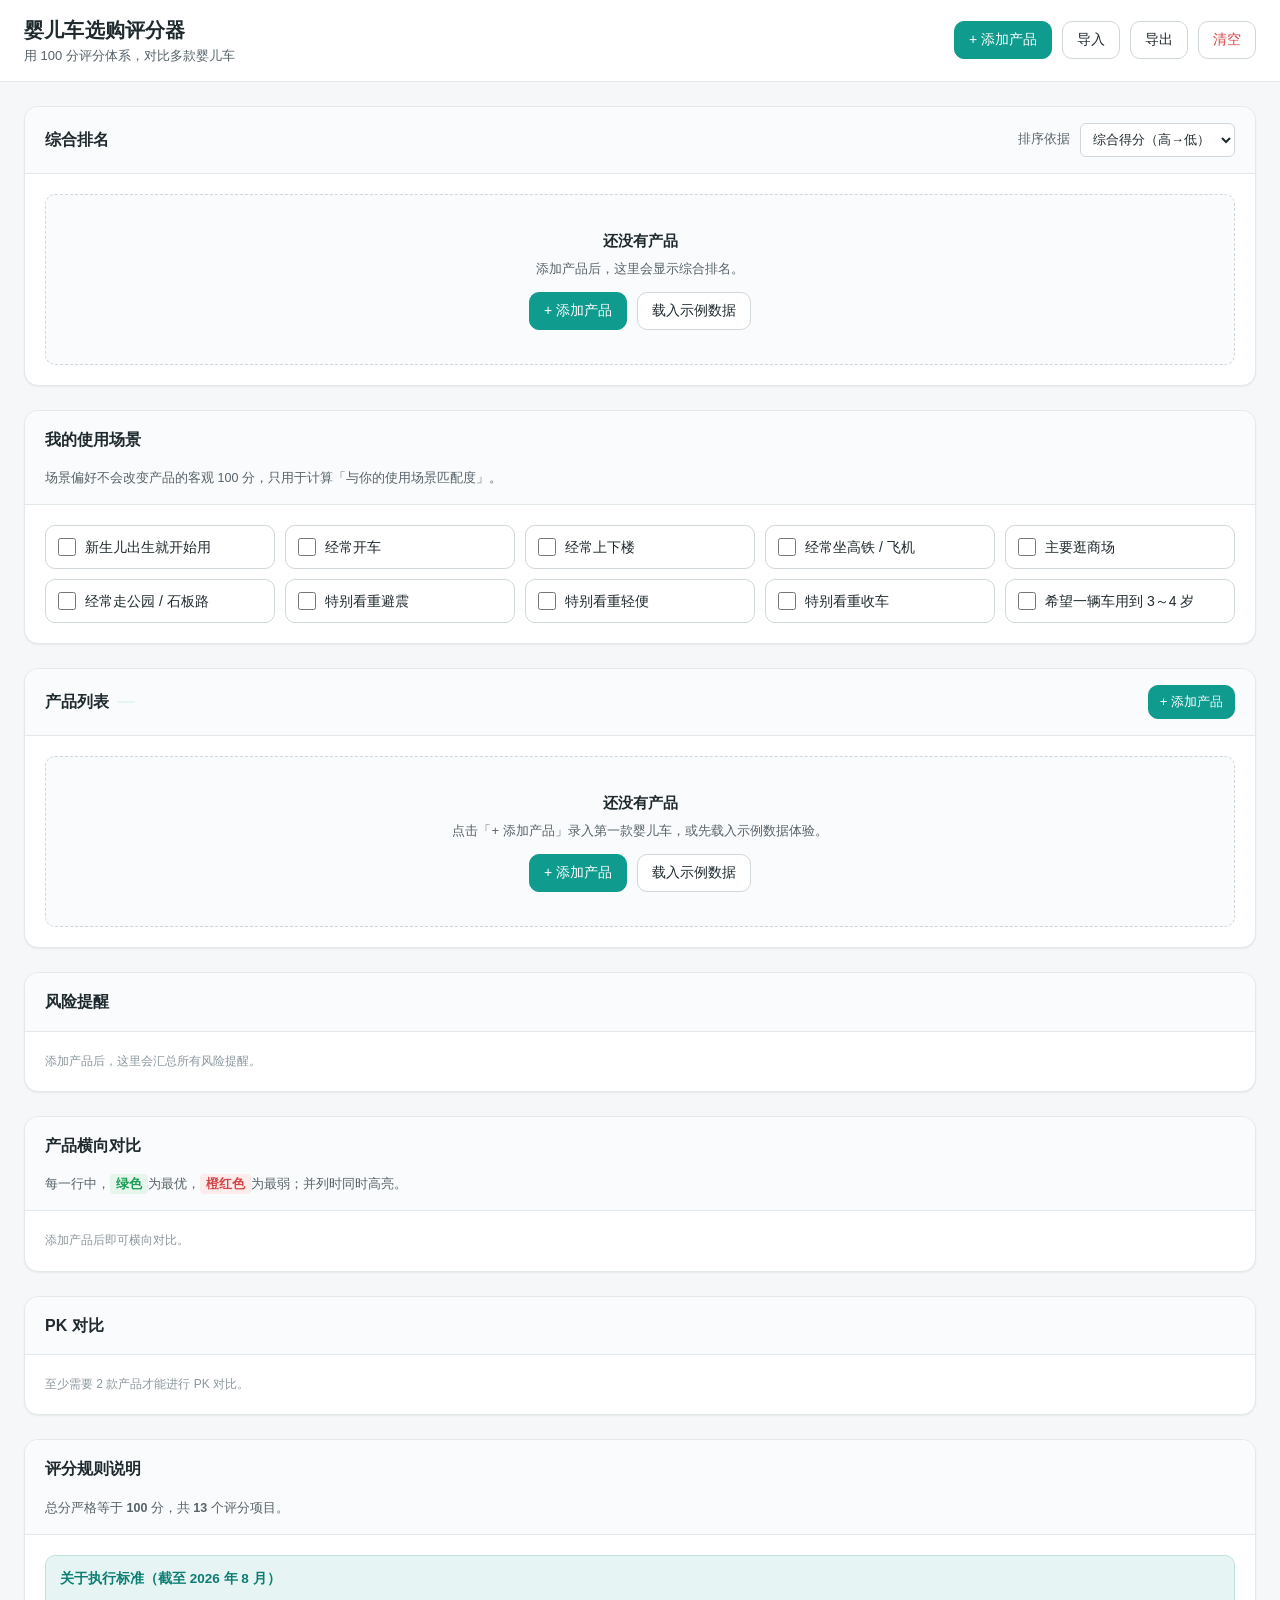
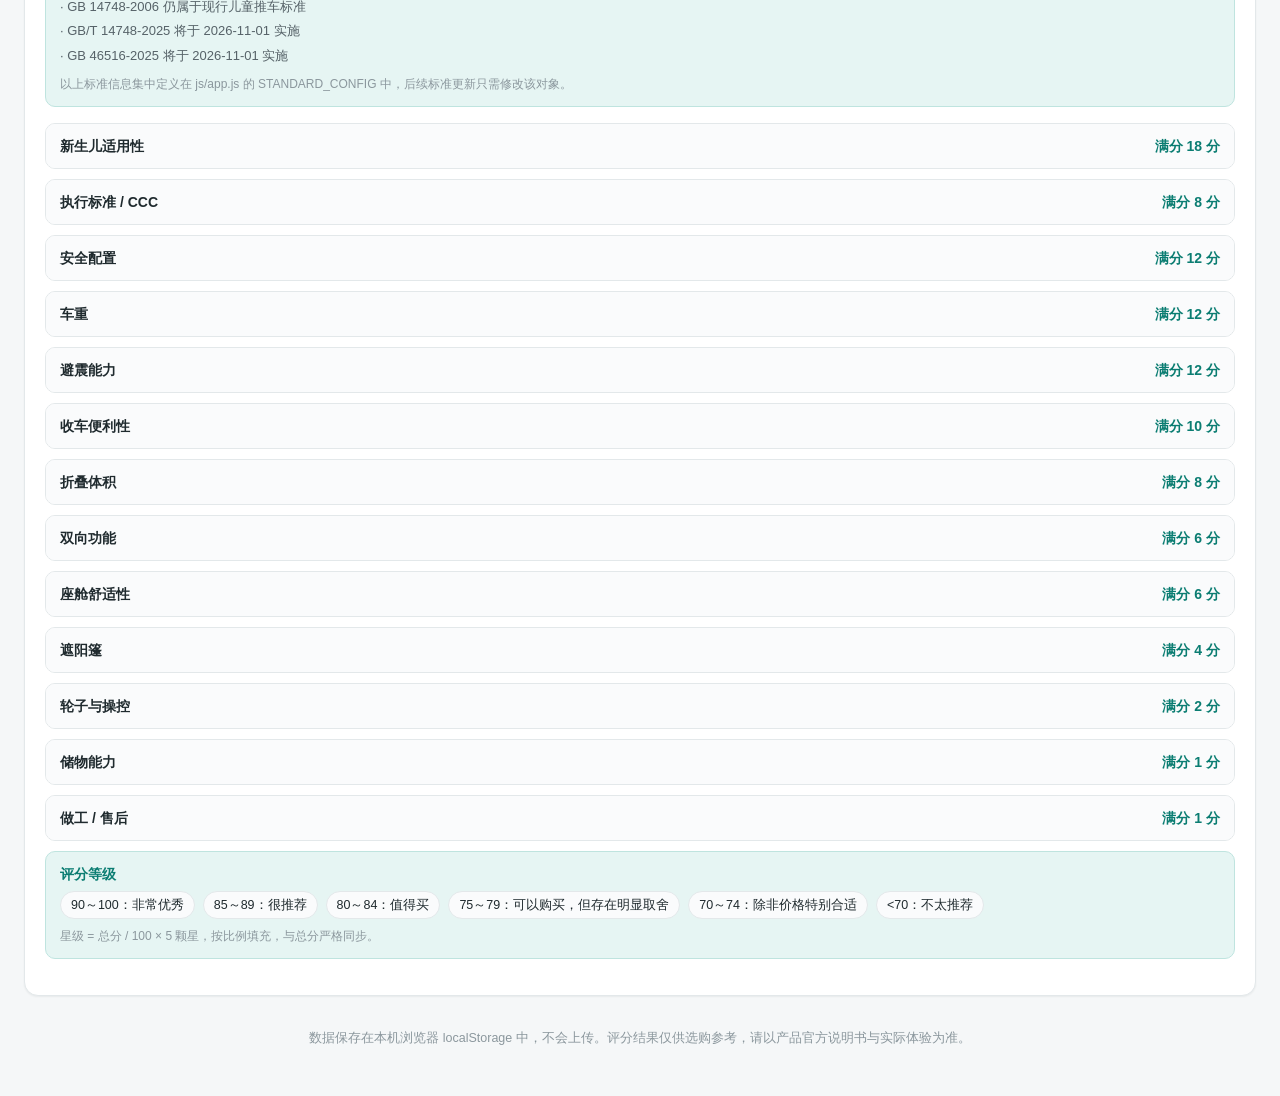
<file: baby_stroller_scorer/index.html>
<!DOCTYPE html>
<html lang="zh-CN">
<head>
<meta charset="UTF-8">
<meta name="viewport" content="width=device-width, initial-scale=1, viewport-fit=cover">
<meta name="description" content="婴儿车选购评分与多产品对比工具：100 分评分体系，本地运行，无需后端。">
<title>婴儿车选购评分器</title>
<link rel="stylesheet" href="css/style.css">
</head>
<body>

<header class="app-header">
  <div class="container header-inner">
    <div class="brand">
      <h1 class="brand-title">婴儿车选购评分器</h1>
      <p class="brand-sub">用 100 分评分体系，对比多款婴儿车</p>
    </div>
    <div class="header-actions">
      <button type="button" id="btnAdd" class="btn btn-primary">+ 添加产品</button>
      <button type="button" id="btnImport" class="btn">导入</button>
      <button type="button" id="btnExport" class="btn">导出</button>
      <button type="button" id="btnClear" class="btn btn-ghost-danger">清空</button>
      <input type="file" id="fileInput" accept="application/json,.json" class="visually-hidden" aria-hidden="true" tabindex="-1">
    </div>
  </div>
</header>

<main class="container app-main">

  <section class="panel" id="section-ranking" aria-labelledby="h-ranking">
    <div class="panel-head">
      <h2 class="panel-title" id="h-ranking">综合排名</h2>
      <div class="panel-tools">
        <label class="inline-label" for="sortSelect">排序依据</label>
        <select id="sortSelect" class="select select-sm"></select>
      </div>
    </div>
    <div class="panel-body" id="rankingBody"></div>
  </section>

  <section class="panel" id="section-prefs" aria-labelledby="h-prefs">
    <div class="panel-head">
      <h2 class="panel-title" id="h-prefs">我的使用场景</h2>
      <p class="panel-hint">场景偏好不会改变产品的客观 100 分，只用于计算「与你的使用场景匹配度」。</p>
    </div>
    <div class="panel-body">
      <div class="scenario-grid" id="scenarioGrid"></div>
    </div>
  </section>

  <section class="panel" id="section-products" aria-labelledby="h-products">
    <div class="panel-head">
      <h2 class="panel-title" id="h-products">产品列表<span class="count-badge" id="productCount"></span></h2>
      <div class="panel-tools">
        <button type="button" id="btnAdd2" class="btn btn-primary btn-sm">+ 添加产品</button>
      </div>
    </div>
    <div class="panel-body">
      <div class="product-grid" id="productGrid"></div>
    </div>
  </section>

  <section class="panel" id="section-warnings" aria-labelledby="h-warnings">
    <div class="panel-head">
      <h2 class="panel-title" id="h-warnings">风险提醒</h2>
    </div>
    <div class="panel-body" id="warningsBody"></div>
  </section>

  <section class="panel" id="section-compare" aria-labelledby="h-compare">
    <div class="panel-head">
      <h2 class="panel-title" id="h-compare">产品横向对比</h2>
      <p class="panel-hint">每一行中，<span class="legend-chip is-best">绿色</span>为最优，<span class="legend-chip is-worst">橙红色</span>为最弱；并列时同时高亮。</p>
    </div>
    <div class="panel-body" id="compareBody"></div>
  </section>

  <section class="panel" id="section-pk" aria-labelledby="h-pk">
    <div class="panel-head">
      <h2 class="panel-title" id="h-pk">PK 对比</h2>
    </div>
    <div class="panel-body" id="pkBody"></div>
  </section>

  <section class="panel" id="section-rules" aria-labelledby="h-rules">
    <div class="panel-head">
      <h2 class="panel-title" id="h-rules">评分规则说明</h2>
      <p class="panel-hint">总分严格等于 <strong id="rulesTotal">100</strong> 分，共 <strong id="rulesCount">13</strong> 个评分项目。</p>
    </div>
    <div class="panel-body" id="rulesBody"></div>
  </section>

  <footer class="app-footer">
    <p>数据保存在本机浏览器 localStorage 中，不会上传。评分结果仅供选购参考，请以产品官方说明书与实际体验为准。</p>
  </footer>
</main>

<div id="modalRoot"></div>
<div id="toastRoot" class="toast-root" role="status" aria-live="polite"></div>

<script src="js/app.js"></script>
</body>
</html>
</file>
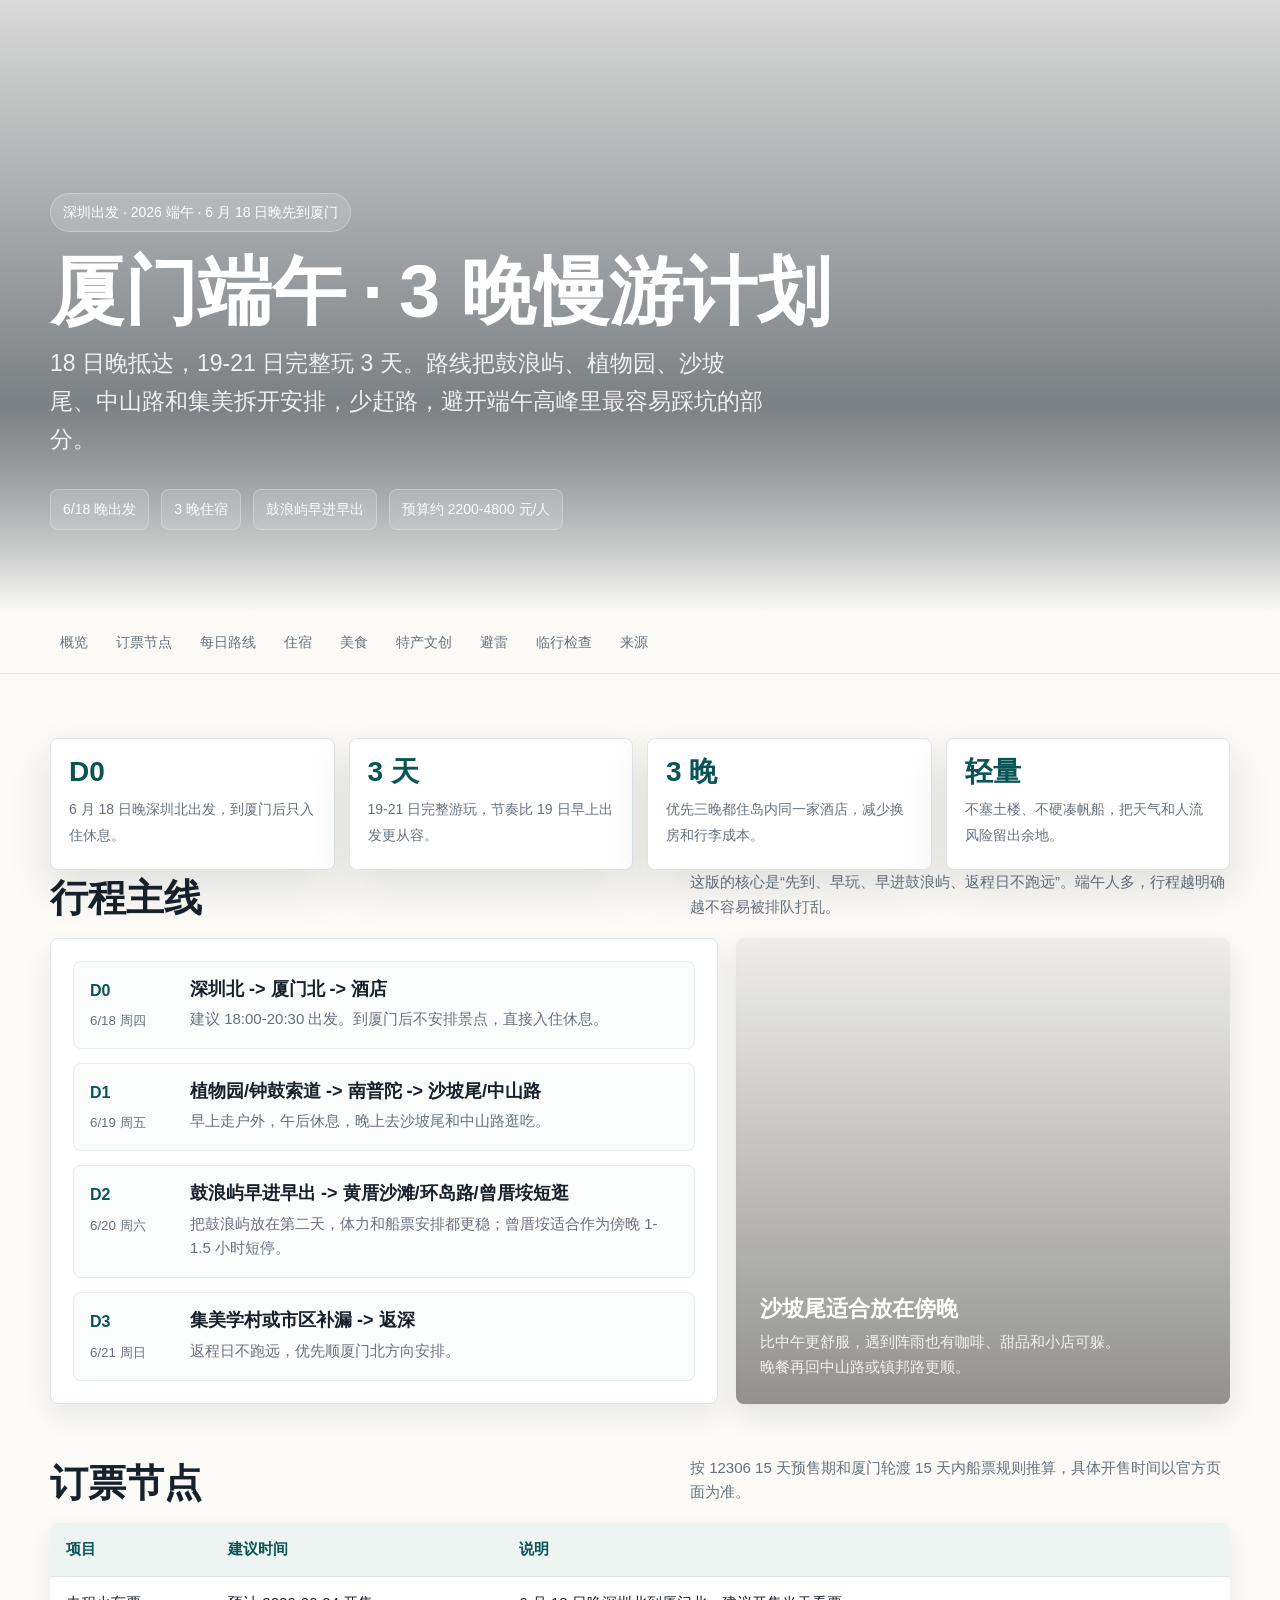
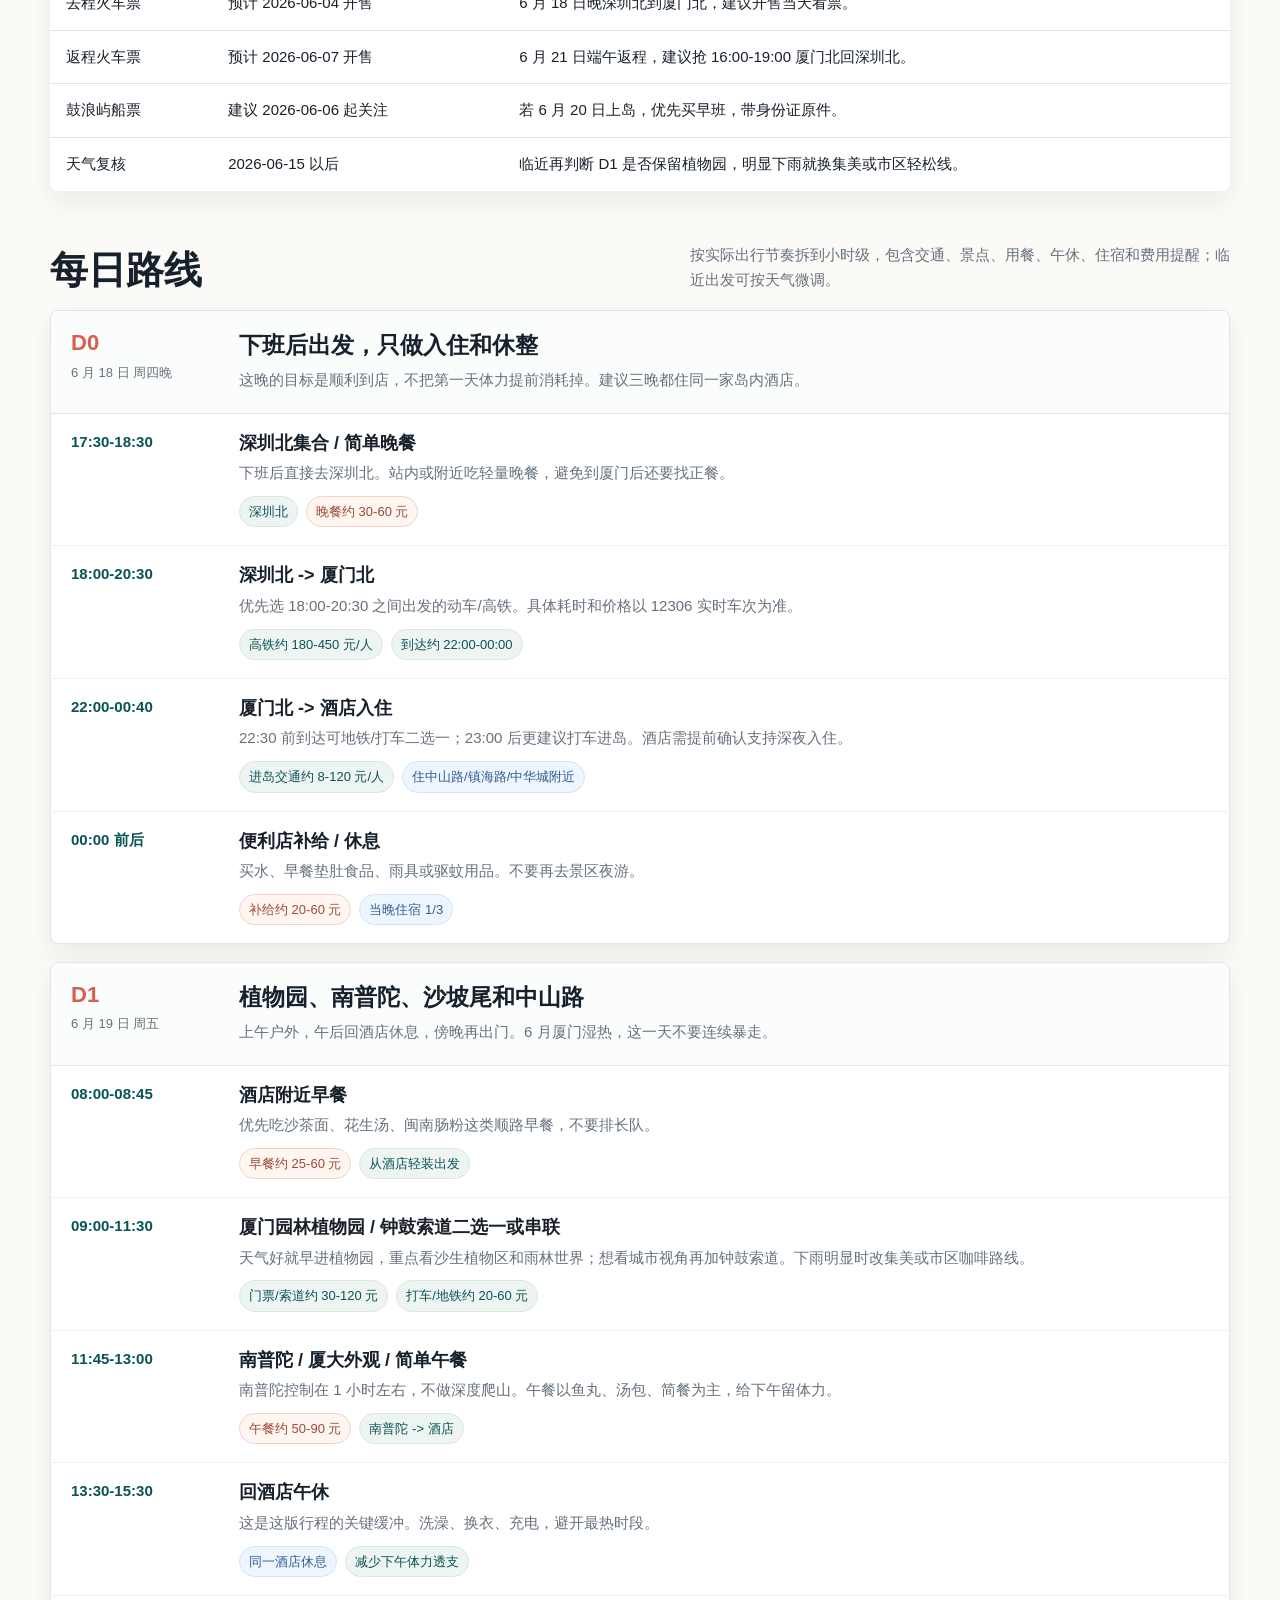
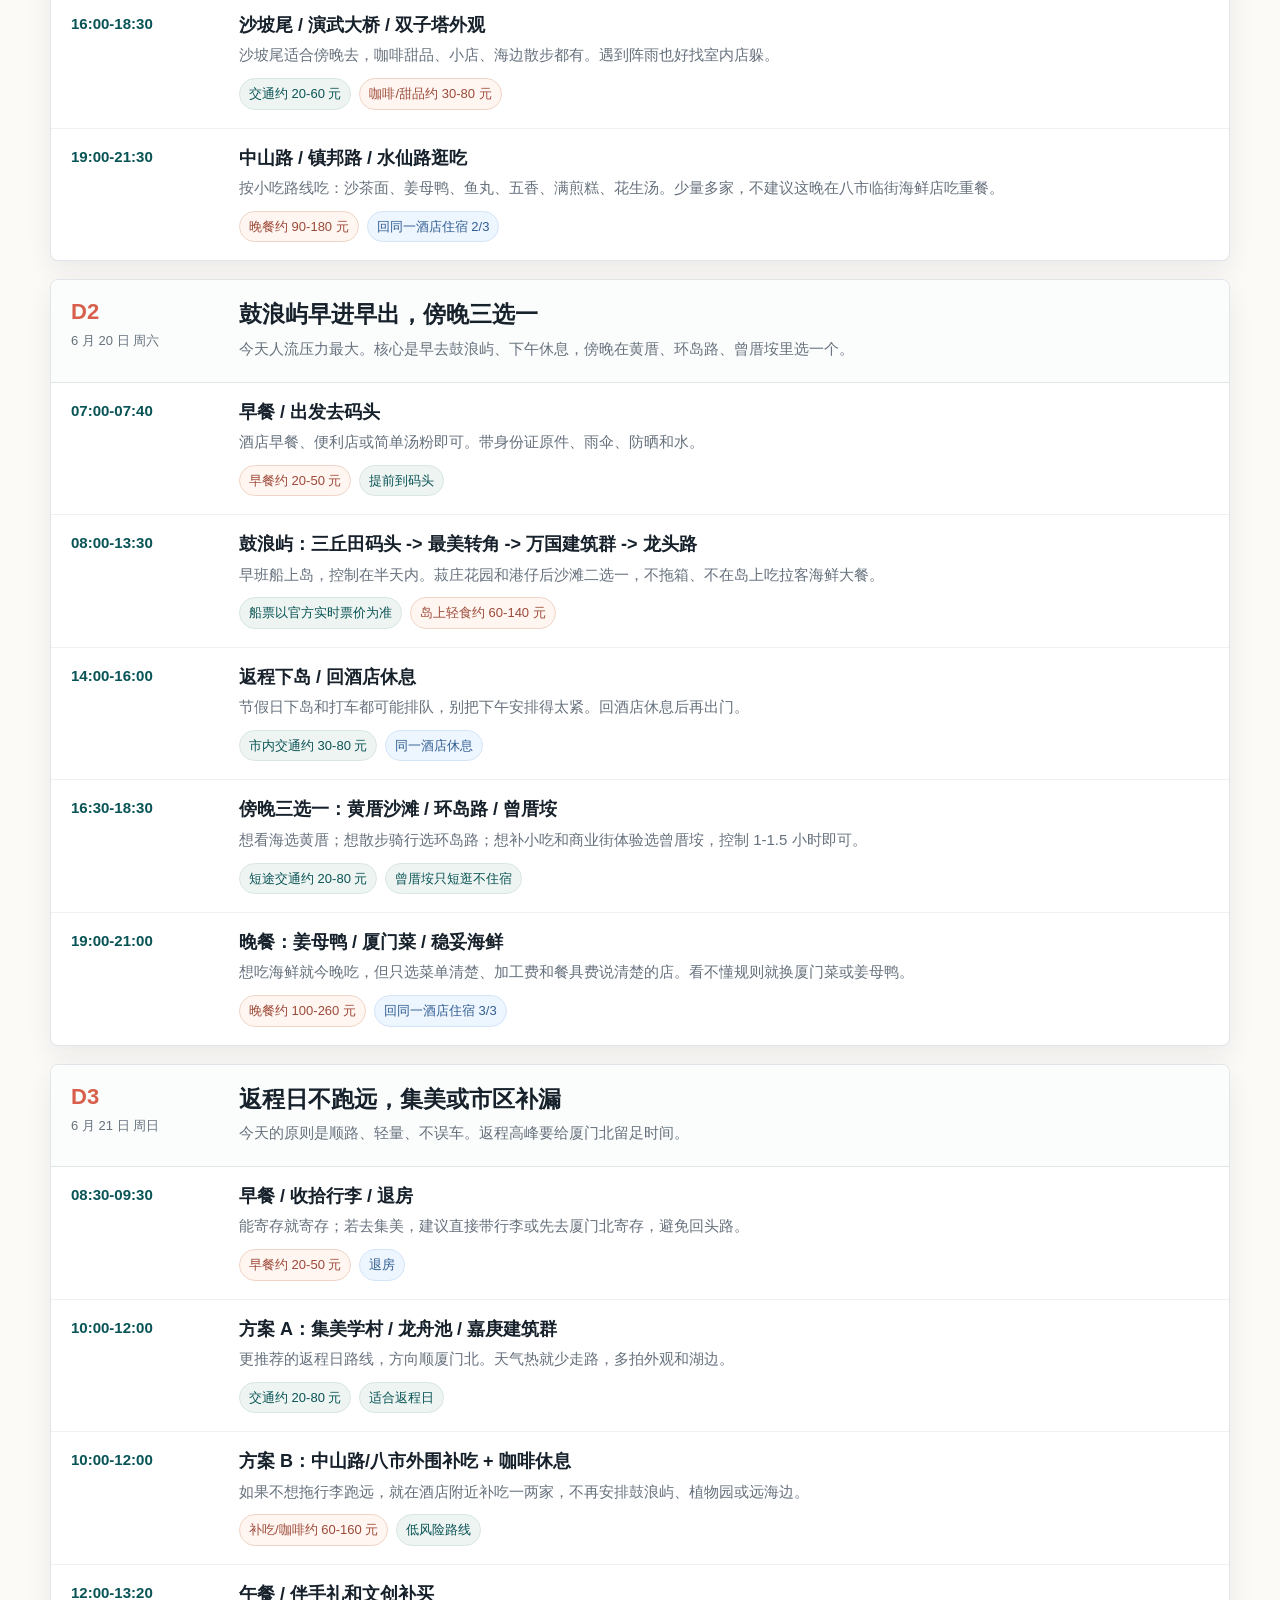
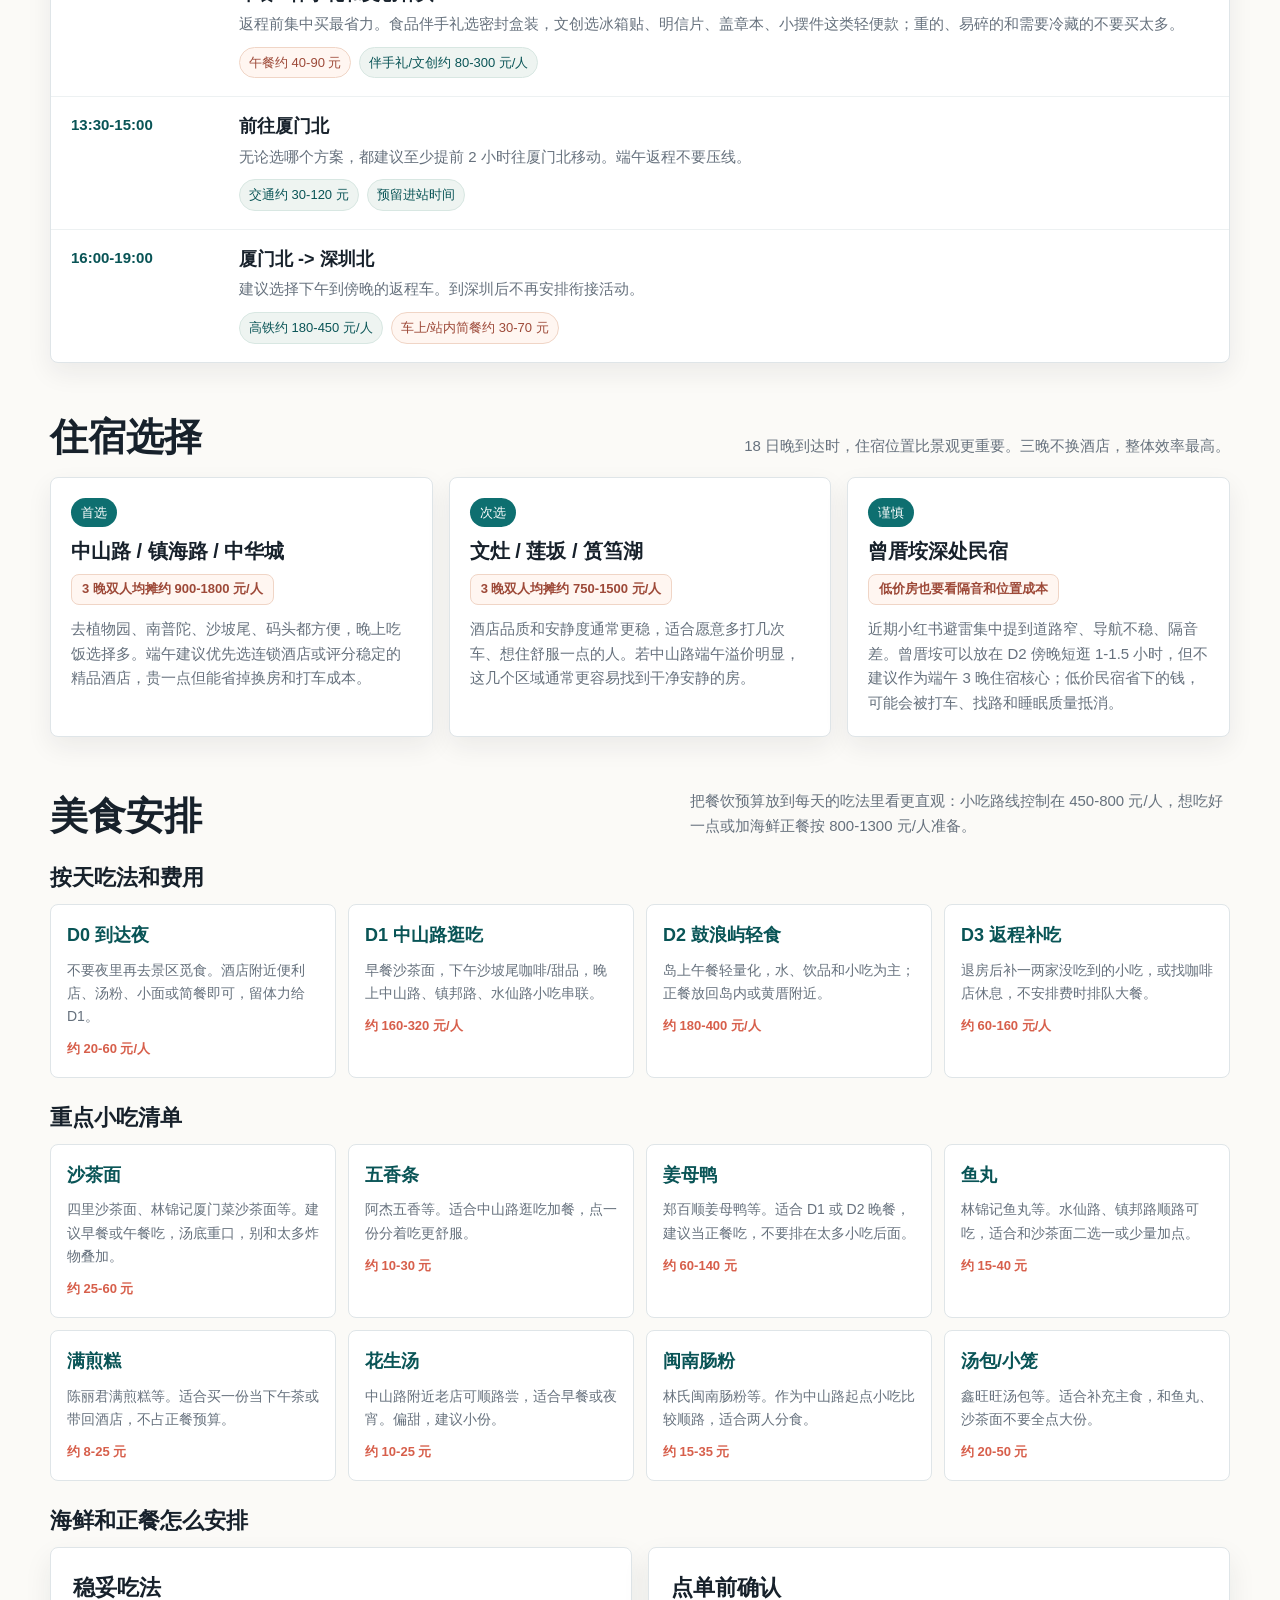
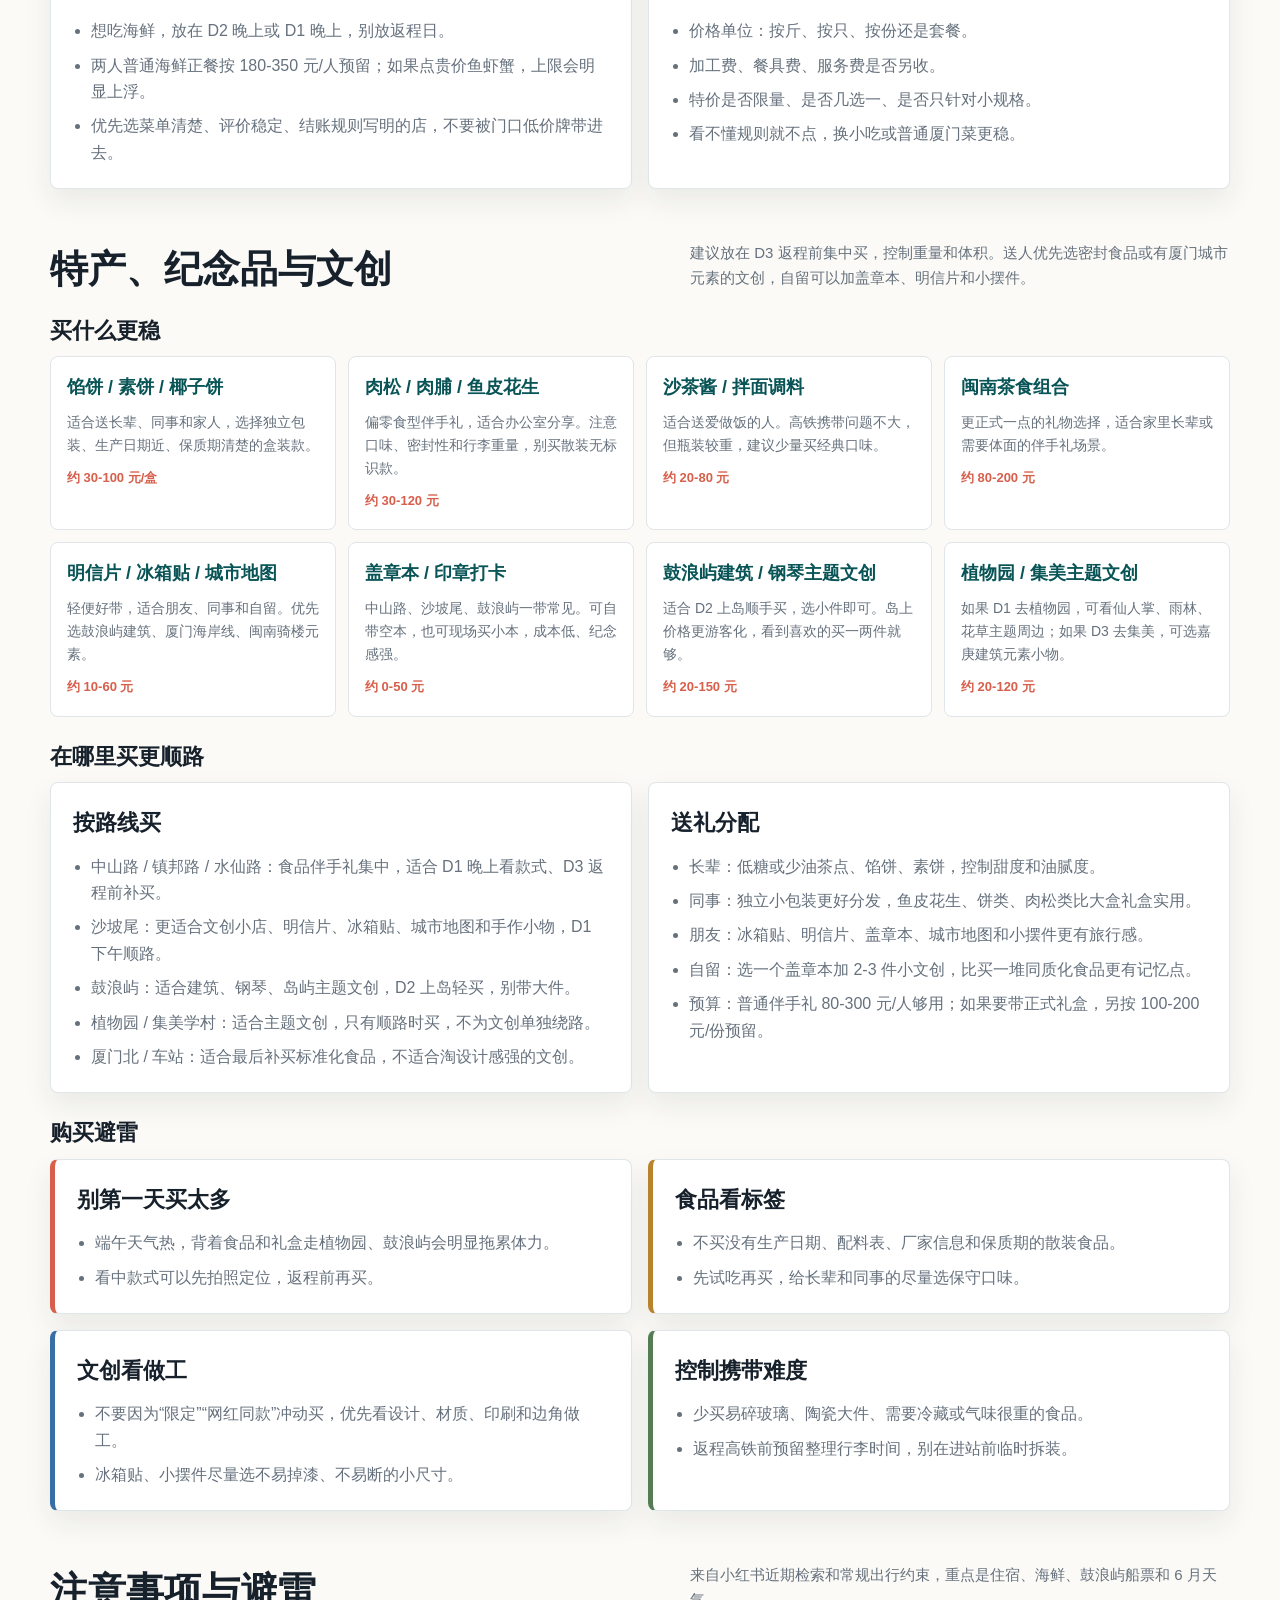
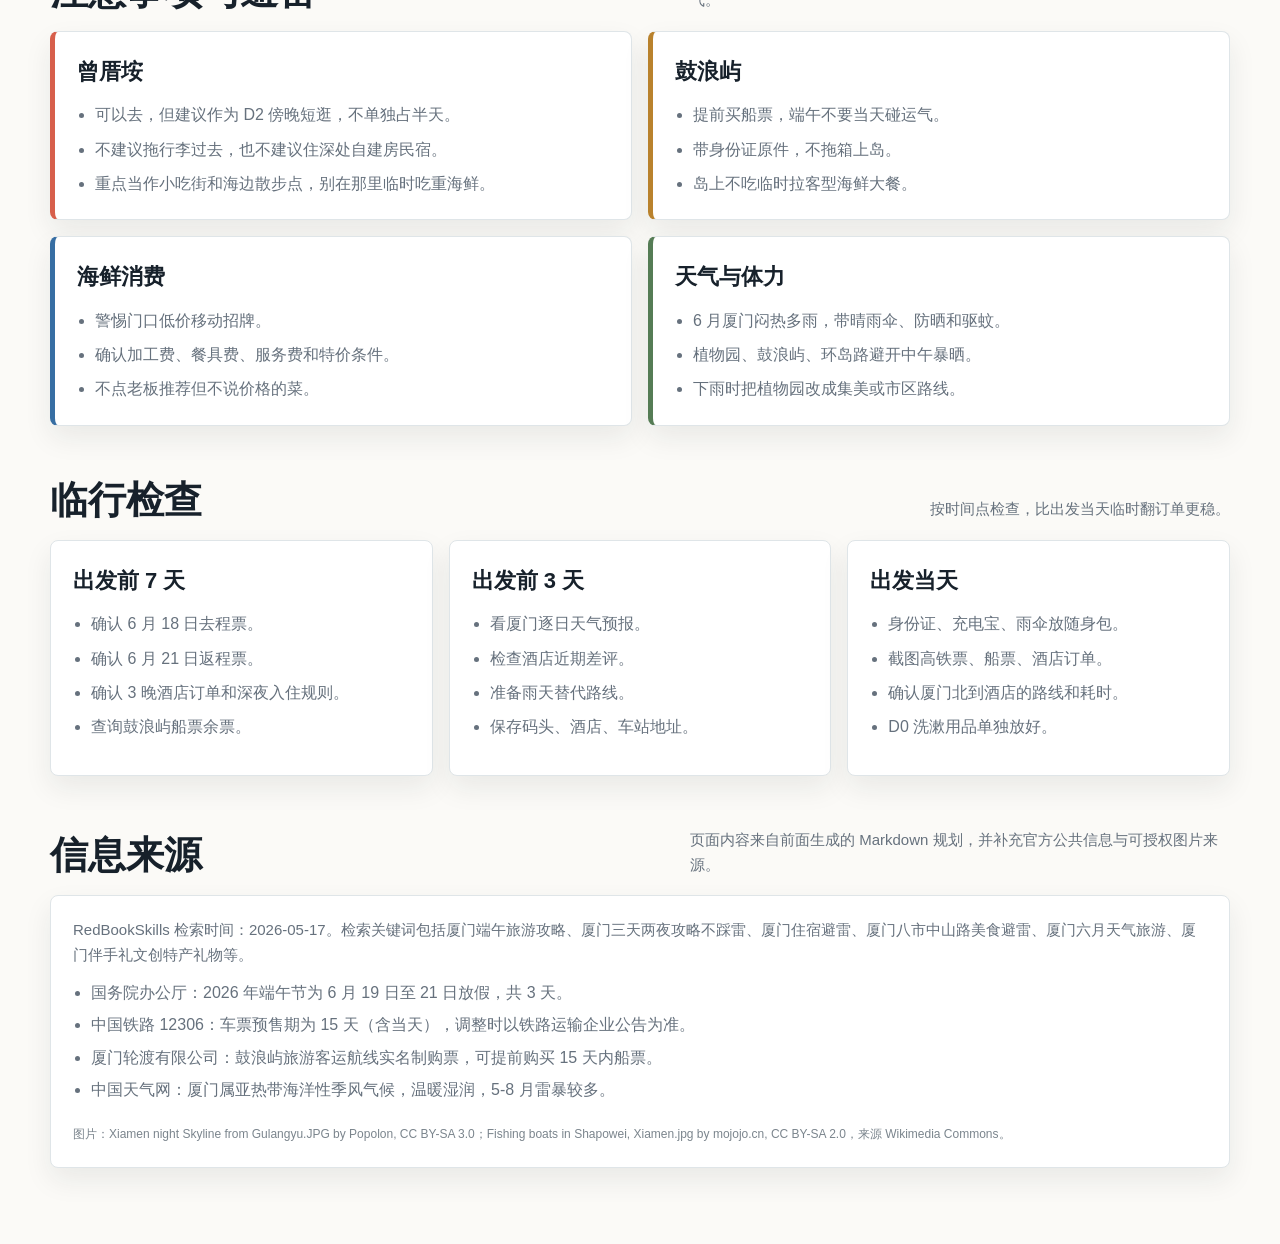
<file: xiamen_duanwu_0618_night_depart_plan.html>
<!doctype html>
<html lang="zh-CN">
<head>
  <meta charset="utf-8">
  <meta name="viewport" content="width=device-width, initial-scale=1">
  <title>深圳出发｜2026 端午厦门 6 月 18 日晚出发版</title>
  <style>
    :root {
      color-scheme: light;
      --ink: #17212b;
      --muted: #66717d;
      --line: #dfe5e8;
      --paper: #fbfaf7;
      --surface: #ffffff;
      --teal: #0e6f70;
      --teal-deep: #095456;
      --coral: #d75f4b;
      --gold: #b9822d;
      --green: #557c55;
      --blue: #376ea3;
      --shadow: 0 18px 44px rgba(23, 33, 43, 0.12);
      --radius: 8px;
      --max: 1180px;
    }

    * {
      box-sizing: border-box;
    }

    html {
      scroll-behavior: smooth;
    }

    body {
      margin: 0;
      font-family: "Microsoft YaHei", "PingFang SC", "Noto Sans SC", Arial, sans-serif;
      color: var(--ink);
      background: var(--paper);
      line-height: 1.65;
      overflow-x: hidden;
    }

    a {
      color: inherit;
    }

    .hero {
      min-height: 68vh;
      position: relative;
      display: flex;
      align-items: flex-end;
      overflow: hidden;
      background:
        linear-gradient(180deg, rgba(7, 18, 28, 0.14), rgba(7, 18, 28, 0.72)),
        url("https://upload.wikimedia.org/wikipedia/commons/thumb/f/fe/Xiamen_night_Skyline_from_Gulangyu.JPG/1280px-Xiamen_night_Skyline_from_Gulangyu.JPG") center / cover no-repeat;
    }

    .hero::after {
      content: "";
      position: absolute;
      inset: auto 0 0;
      height: 34%;
      background: linear-gradient(180deg, rgba(251, 250, 247, 0), var(--paper));
      pointer-events: none;
    }

    .hero-inner {
      width: min(var(--max), calc(100% - 40px));
      margin: 0 auto;
      padding: 96px 0 82px;
      position: relative;
      z-index: 1;
      color: #fff;
    }

    .eyebrow {
      display: inline-flex;
      gap: 10px;
      align-items: center;
      padding: 7px 12px;
      background: rgba(255, 255, 255, 0.15);
      border: 1px solid rgba(255, 255, 255, 0.28);
      border-radius: 999px;
      backdrop-filter: blur(12px);
      font-size: 14px;
    }

    h1 {
      max-width: 980px;
      margin: 22px 0 16px;
      font-size: clamp(40px, 6vw, 74px);
      line-height: 1.02;
      letter-spacing: 0;
      font-weight: 800;
      overflow-wrap: normal;
    }

    .hero-title-tail::before {
      content: "·";
      display: inline-block;
      margin: 0 0.22em;
    }

    .hero-copy {
      max-width: min(720px, 100%);
      margin: 0;
      font-size: clamp(17px, 2.2vw, 23px);
      color: rgba(255, 255, 255, 0.88);
      overflow-wrap: anywhere;
    }

    .hero-meta {
      display: flex;
      flex-wrap: wrap;
      gap: 12px;
      margin-top: 30px;
    }

    .hero-meta span {
      display: inline-flex;
      align-items: center;
      min-height: 38px;
      padding: 8px 12px;
      border: 1px solid rgba(255, 255, 255, 0.25);
      background: rgba(255, 255, 255, 0.13);
      border-radius: 8px;
      backdrop-filter: blur(10px);
      font-size: 14px;
      color: rgba(255, 255, 255, 0.94);
    }

    .page-nav {
      position: sticky;
      top: 0;
      z-index: 5;
      background: rgba(251, 250, 247, 0.92);
      backdrop-filter: blur(14px);
      border-bottom: 1px solid var(--line);
    }

    .nav-inner {
      width: min(var(--max), calc(100% - 40px));
      margin: 0 auto;
      display: flex;
      gap: 8px;
      overflow-x: auto;
      padding: 12px 0;
      scrollbar-width: thin;
    }

    .nav-inner a {
      flex: 0 0 auto;
      text-decoration: none;
      color: var(--muted);
      font-size: 14px;
      padding: 7px 10px;
      border-radius: 999px;
    }

    .nav-inner a:hover {
      color: var(--teal-deep);
      background: #e8f1ee;
    }

    main {
      width: min(var(--max), calc(100% - 40px));
      margin: 0 auto;
      padding: 34px 0 76px;
    }

    section {
      scroll-margin-top: 76px;
      margin-top: 52px;
    }

    .section-head {
      display: flex;
      align-items: end;
      justify-content: space-between;
      gap: 20px;
      margin-bottom: 18px;
    }

    h2 {
      margin: 0;
      font-size: clamp(25px, 3vw, 38px);
      line-height: 1.16;
      letter-spacing: 0;
    }

    .section-note {
      max-width: 540px;
      margin: 0;
      color: var(--muted);
      font-size: 15px;
    }

    .quick-grid {
      display: grid;
      grid-template-columns: repeat(4, minmax(0, 1fr));
      gap: 14px;
      margin-top: -22px;
      position: relative;
      z-index: 2;
    }

    .stat {
      min-height: 132px;
      background: var(--surface);
      border: 1px solid var(--line);
      border-radius: var(--radius);
      padding: 18px;
      box-shadow: var(--shadow);
    }

    .stat strong {
      display: block;
      font-size: 28px;
      line-height: 1.1;
      color: var(--teal-deep);
      margin-bottom: 8px;
    }

    .stat span {
      color: var(--muted);
      font-size: 14px;
    }

    .route {
      display: grid;
      grid-template-columns: 1.15fr 0.85fr;
      gap: 18px;
      align-items: stretch;
    }

    .route-panel,
    .note-panel,
    .budget-panel,
    .source-panel {
      background: var(--surface);
      border: 1px solid var(--line);
      border-radius: var(--radius);
      box-shadow: 0 12px 28px rgba(23, 33, 43, 0.08);
    }

    .route-panel {
      padding: 22px;
    }

    .route-list {
      display: grid;
      gap: 14px;
      margin: 0;
      padding: 0;
      list-style: none;
    }

    .route-list li {
      display: grid;
      grid-template-columns: 84px 1fr;
      gap: 16px;
      padding: 16px;
      border: 1px solid #e7ecee;
      border-radius: var(--radius);
      background: #fbfdfc;
    }

    .day {
      display: flex;
      flex-direction: column;
      align-items: flex-start;
      gap: 6px;
      color: var(--teal-deep);
      font-weight: 800;
    }

    .day small {
      color: var(--muted);
      font-weight: 500;
    }

    .route-list h3 {
      margin: 0 0 6px;
      font-size: 18px;
      line-height: 1.3;
    }

    .route-list p {
      margin: 0;
      color: var(--muted);
      font-size: 15px;
    }

    .photo-card {
      min-height: 100%;
      border-radius: var(--radius);
      overflow: hidden;
      position: relative;
      background:
        linear-gradient(180deg, rgba(0, 0, 0, 0.05), rgba(0, 0, 0, 0.42)),
        url("https://upload.wikimedia.org/wikipedia/commons/thumb/c/c8/Fishing_boats_in_Shapowei%2C_Xiamen.jpg/1280px-Fishing_boats_in_Shapowei%2C_Xiamen.jpg") center / cover no-repeat;
      box-shadow: 0 12px 28px rgba(23, 33, 43, 0.1);
      display: flex;
      align-items: flex-end;
      padding: 24px;
      color: #fff;
    }

    .photo-card p {
      margin: 0;
      max-width: 360px;
      color: rgba(255, 255, 255, 0.88);
      font-size: 15px;
    }

    .photo-card strong {
      display: block;
      margin-bottom: 8px;
      font-size: 22px;
      line-height: 1.2;
    }

    .cards {
      display: grid;
      grid-template-columns: repeat(3, minmax(0, 1fr));
      gap: 16px;
    }

    .card {
      background: var(--surface);
      border: 1px solid var(--line);
      border-radius: var(--radius);
      padding: 20px;
      min-height: 198px;
      box-shadow: 0 10px 26px rgba(23, 33, 43, 0.07);
    }

    .card .tag {
      display: inline-flex;
      align-items: center;
      margin-bottom: 12px;
      color: #fff;
      background: var(--teal);
      border-radius: 999px;
      padding: 4px 10px;
      font-size: 13px;
    }

    .card h3 {
      margin: 0 0 10px;
      font-size: 20px;
      line-height: 1.25;
    }

    .card p,
    .card li {
      color: var(--muted);
      font-size: 15px;
    }

    .card p {
      margin: 0;
    }

    .price-strip {
      display: inline-flex;
      align-items: center;
      margin: 0 0 12px;
      border: 1px solid #f0d5c6;
      background: #fff6f1;
      color: #9d4938;
      border-radius: 8px;
      padding: 5px 10px;
      font-size: 13px;
      line-height: 1.45;
      font-weight: 700;
    }

    .card ul {
      margin: 0;
      padding-left: 18px;
    }

    .timeline {
      position: relative;
      display: grid;
      gap: 18px;
    }

    .timeline-item {
      display: grid;
      grid-template-columns: 150px 1fr;
      gap: 18px;
      background: var(--surface);
      border: 1px solid var(--line);
      border-radius: var(--radius);
      padding: 20px;
      box-shadow: 0 10px 26px rgba(23, 33, 43, 0.07);
    }

    .timebox {
      border-right: 2px solid #e8eded;
      padding-right: 18px;
    }

    .timebox strong {
      display: block;
      color: var(--coral);
      font-size: 20px;
      line-height: 1.25;
    }

    .timebox span {
      display: block;
      color: var(--muted);
      font-size: 13px;
      margin-top: 4px;
    }

    .timeline-item h3 {
      margin: 0 0 8px;
      font-size: 21px;
      line-height: 1.3;
    }

    .timeline-item p {
      margin: 0 0 12px;
      color: var(--muted);
      font-size: 15px;
    }

    .path {
      display: flex;
      flex-wrap: wrap;
      gap: 8px;
    }

    .path span {
      display: inline-flex;
      align-items: center;
      min-height: 30px;
      padding: 5px 9px;
      border-radius: 999px;
      background: #eef4f1;
      color: var(--teal-deep);
      font-size: 13px;
      white-space: nowrap;
    }

    .budget-inline {
      display: flex;
      flex-wrap: wrap;
      gap: 8px;
      margin-top: 12px;
    }

    .budget-inline span {
      border: 1px solid #f0d5c6;
      background: #fff6f1;
      color: #9d4938;
      border-radius: 999px;
      padding: 5px 10px;
      font-size: 13px;
      line-height: 1.45;
    }

    .budget-inline .soft {
      border-color: #d8e7e2;
      background: #f0f7f4;
      color: var(--teal-deep);
    }

    .day-plans {
      display: grid;
      gap: 18px;
    }

    .day-plan {
      background: var(--surface);
      border: 1px solid var(--line);
      border-radius: var(--radius);
      box-shadow: 0 10px 26px rgba(23, 33, 43, 0.07);
      overflow: hidden;
    }

    .day-plan-head {
      display: grid;
      grid-template-columns: 150px 1fr;
      gap: 18px;
      padding: 20px;
      border-bottom: 1px solid var(--line);
      background: #fbfdfc;
    }

    .day-plan-date strong {
      display: block;
      color: var(--coral);
      font-size: 22px;
      line-height: 1.1;
    }

    .day-plan-date span {
      display: block;
      color: var(--muted);
      font-size: 13px;
      margin-top: 6px;
    }

    .day-plan-title h3 {
      margin: 0 0 8px;
      font-size: 23px;
      line-height: 1.25;
    }

    .day-plan-title p {
      margin: 0;
      color: var(--muted);
      font-size: 15px;
    }

    .slot-list {
      display: grid;
      gap: 0;
      margin: 0;
      padding: 0;
      list-style: none;
    }

    .slot {
      display: grid;
      grid-template-columns: 150px 1fr;
      gap: 18px;
      padding: 18px 20px;
      border-bottom: 1px solid #edf1f2;
    }

    .slot:last-child {
      border-bottom: 0;
    }

    .slot-time {
      color: var(--teal-deep);
      font-weight: 800;
      font-size: 15px;
      line-height: 1.35;
    }

    .slot-body h4 {
      margin: 0 0 6px;
      font-size: 18px;
      line-height: 1.3;
    }

    .slot-body p {
      margin: 0;
      color: var(--muted);
      font-size: 15px;
    }

    .slot-meta {
      display: flex;
      flex-wrap: wrap;
      gap: 8px;
      margin-top: 10px;
    }

    .slot-meta span {
      border-radius: 999px;
      padding: 4px 9px;
      font-size: 13px;
      color: var(--teal-deep);
      background: #eef4f1;
      border: 1px solid #d8e7e2;
    }

    .slot-meta .meal {
      color: #9d4938;
      background: #fff6f1;
      border-color: #f0d5c6;
    }

    .slot-meta .stay {
      color: #315e91;
      background: #edf5ff;
      border-color: #d5e5f8;
    }

    .two-col {
      display: grid;
      grid-template-columns: repeat(2, minmax(0, 1fr));
      gap: 16px;
    }

    .note-panel {
      padding: 22px;
    }

    .note-panel h3 {
      margin: 0 0 12px;
      font-size: 22px;
    }

    .note-list {
      margin: 0;
      padding-left: 18px;
      color: var(--muted);
    }

    .note-list li + li {
      margin-top: 8px;
    }

    .food-grid {
      display: grid;
      grid-template-columns: repeat(4, minmax(0, 1fr));
      gap: 12px;
    }

    .meal-grid {
      display: grid;
      grid-template-columns: repeat(4, minmax(0, 1fr));
      gap: 12px;
      margin-bottom: 22px;
    }

    .food {
      background: #fff;
      border: 1px solid var(--line);
      border-radius: var(--radius);
      padding: 16px;
      min-height: 124px;
    }

    .food strong {
      display: block;
      margin-bottom: 8px;
      color: var(--teal-deep);
      font-size: 18px;
    }

    .food span {
      display: block;
      color: var(--muted);
      font-size: 14px;
    }

    .food em {
      display: inline-block;
      margin-top: 10px;
      font-style: normal;
      color: var(--coral);
      font-weight: 800;
      font-size: 13px;
    }

    .subhead {
      margin: 26px 0 12px;
      font-size: 22px;
      line-height: 1.25;
    }

    table {
      width: 100%;
      border-collapse: collapse;
      background: #fff;
      border-radius: var(--radius);
      overflow: hidden;
      box-shadow: 0 10px 26px rgba(23, 33, 43, 0.07);
    }

    th,
    td {
      text-align: left;
      padding: 14px 16px;
      border-bottom: 1px solid var(--line);
      vertical-align: top;
      font-size: 15px;
    }

    th {
      background: #edf4f1;
      color: var(--teal-deep);
      font-weight: 800;
    }

    tr:last-child td {
      border-bottom: 0;
    }

    .money {
      font-weight: 800;
      color: var(--coral);
      white-space: nowrap;
    }

    .warning-grid {
      display: grid;
      grid-template-columns: repeat(2, minmax(0, 1fr));
      gap: 16px;
    }

    .warning {
      border-left: 5px solid var(--coral);
    }

    .warning:nth-child(2) {
      border-left-color: var(--gold);
    }

    .warning:nth-child(3) {
      border-left-color: var(--blue);
    }

    .warning:nth-child(4) {
      border-left-color: var(--green);
    }

    .checklist {
      display: grid;
      grid-template-columns: repeat(3, minmax(0, 1fr));
      gap: 16px;
    }

    .checklist .note-panel {
      min-height: 236px;
    }

    .source-panel {
      padding: 22px;
    }

    .source-panel p {
      margin: 0 0 12px;
      color: var(--muted);
      font-size: 15px;
    }

    .source-panel ul {
      margin: 0;
      padding-left: 18px;
      color: var(--muted);
    }

    .source-panel li + li {
      margin-top: 6px;
    }

    .credit {
      margin-top: 22px;
      color: #7b858d;
      font-size: 12px;
    }

    @media (max-width: 920px) {
      .quick-grid,
      .cards,
      .food-grid,
      .meal-grid,
      .checklist {
        grid-template-columns: repeat(2, minmax(0, 1fr));
      }

      .route,
      .two-col,
      .warning-grid {
        grid-template-columns: 1fr;
      }

      .day-plan-head,
      .slot {
        grid-template-columns: 120px 1fr;
      }

      .photo-card {
        min-height: 330px;
      }
    }

    @media (max-width: 640px) {
      .hero {
        min-height: 72vh;
      }

      .hero-inner,
      main,
      .nav-inner {
        width: min(var(--max), calc(100% - 28px));
      }

      .hero-inner {
        padding: 88px 0 64px;
      }

      h1 {
        font-size: clamp(38px, 11vw, 46px);
        max-width: 100%;
      }

      h1 span {
        display: block;
      }

      .hero-copy {
        max-width: 330px;
        font-size: 16px;
        line-height: 1.6;
        word-break: break-all;
      }

      .hero-title-tail::before {
        content: "";
        display: none;
      }

      .quick-grid,
      .cards,
      .food-grid,
      .meal-grid,
      .checklist {
        grid-template-columns: 1fr;
      }

      .section-head {
        display: block;
      }

      .section-note {
        margin-top: 8px;
      }

      .route-list li,
      .timeline-item {
        grid-template-columns: 1fr;
      }

      .day-plan-head,
      .slot {
        grid-template-columns: 1fr;
        gap: 8px;
      }

      .timebox {
        border-right: 0;
        border-bottom: 2px solid #e8eded;
        padding: 0 0 12px;
      }

      th,
      td {
        padding: 12px 10px;
        font-size: 14px;
      }
    }

    @media print {
      body {
        background: #fff;
      }

      .hero {
        min-height: auto;
        background: #123;
      }

      .hero-inner {
        padding: 40px 0;
      }

      .page-nav {
        display: none;
      }

      .stat,
      .route-panel,
      .note-panel,
      .budget-panel,
      .source-panel,
      .card,
      .timeline-item,
      table {
        box-shadow: none;
      }
    }
  </style>
</head>
<body>
  <header class="hero">
    <div class="hero-inner">
      <div class="eyebrow">深圳出发 · 2026 端午 · 6 月 18 日晚先到厦门</div>
      <h1><span>厦门端午</span><span class="hero-title-tail">3 晚慢游计划</span></h1>
      <p class="hero-copy">18 日晚抵达，19-21 日完整玩 3 天。路线把鼓浪屿、植物园、沙坡尾、中山路和集美拆开安排，少赶路，避开端午高峰里最容易踩坑的部分。</p>
      <div class="hero-meta">
        <span>6/18 晚出发</span>
        <span>3 晚住宿</span>
        <span>鼓浪屿早进早出</span>
        <span>预算约 2200-4800 元/人</span>
      </div>
    </div>
  </header>

  <nav class="page-nav" aria-label="页面导航">
    <div class="nav-inner">
      <a href="#overview">概览</a>
      <a href="#dates">订票节点</a>
      <a href="#route">每日路线</a>
      <a href="#stay">住宿</a>
      <a href="#food">美食</a>
      <a href="#gifts">特产文创</a>
      <a href="#warnings">避雷</a>
      <a href="#checklist">临行检查</a>
      <a href="#sources">来源</a>
    </div>
  </nav>

  <main>
    <section id="overview">
      <div class="quick-grid">
        <article class="stat">
          <strong>D0</strong>
          <span>6 月 18 日晚深圳北出发，到厦门后只入住休息。</span>
        </article>
        <article class="stat">
          <strong>3 天</strong>
          <span>19-21 日完整游玩，节奏比 19 日早上出发更从容。</span>
        </article>
        <article class="stat">
          <strong>3 晚</strong>
          <span>优先三晚都住岛内同一家酒店，减少换房和行李成本。</span>
        </article>
        <article class="stat">
          <strong>轻量</strong>
          <span>不塞土楼、不硬凑帆船，把天气和人流风险留出余地。</span>
        </article>
      </div>

      <div class="section-head">
        <h2>行程主线</h2>
        <p class="section-note">这版的核心是“先到、早玩、早进鼓浪屿、返程日不跑远”。端午人多，行程越明确越不容易被排队打乱。</p>
      </div>

      <div class="route">
        <article class="route-panel">
          <ul class="route-list">
            <li>
              <div class="day">D0<small>6/18 周四</small></div>
              <div>
                <h3>深圳北 -> 厦门北 -> 酒店</h3>
                <p>建议 18:00-20:30 出发。到厦门后不安排景点，直接入住休息。</p>
              </div>
            </li>
            <li>
              <div class="day">D1<small>6/19 周五</small></div>
              <div>
                <h3>植物园/钟鼓索道 -> 南普陀 -> 沙坡尾/中山路</h3>
                <p>早上走户外，午后休息，晚上去沙坡尾和中山路逛吃。</p>
              </div>
            </li>
            <li>
              <div class="day">D2<small>6/20 周六</small></div>
              <div>
                <h3>鼓浪屿早进早出 -> 黄厝沙滩/环岛路/曾厝垵短逛</h3>
                <p>把鼓浪屿放在第二天，体力和船票安排都更稳；曾厝垵适合作为傍晚 1-1.5 小时短停。</p>
              </div>
            </li>
            <li>
              <div class="day">D3<small>6/21 周日</small></div>
              <div>
                <h3>集美学村或市区补漏 -> 返深</h3>
                <p>返程日不跑远，优先顺厦门北方向安排。</p>
              </div>
            </li>
          </ul>
        </article>
        <aside class="photo-card">
          <div>
            <strong>沙坡尾适合放在傍晚</strong>
            <p>比中午更舒服，遇到阵雨也有咖啡、甜品和小店可躲。晚餐再回中山路或镇邦路更顺。</p>
          </div>
        </aside>
      </div>
    </section>

    <section id="dates">
      <div class="section-head">
        <h2>订票节点</h2>
        <p class="section-note">按 12306 15 天预售期和厦门轮渡 15 天内船票规则推算，具体开售时间以官方页面为准。</p>
      </div>
      <table>
        <thead>
          <tr>
            <th>项目</th>
            <th>建议时间</th>
            <th>说明</th>
          </tr>
        </thead>
        <tbody>
          <tr>
            <td>去程火车票</td>
            <td>预计 2026-06-04 开售</td>
            <td>6 月 18 日晚深圳北到厦门北，建议开售当天看票。</td>
          </tr>
          <tr>
            <td>返程火车票</td>
            <td>预计 2026-06-07 开售</td>
            <td>6 月 21 日端午返程，建议抢 16:00-19:00 厦门北回深圳北。</td>
          </tr>
          <tr>
            <td>鼓浪屿船票</td>
            <td>建议 2026-06-06 起关注</td>
            <td>若 6 月 20 日上岛，优先买早班，带身份证原件。</td>
          </tr>
          <tr>
            <td>天气复核</td>
            <td>2026-06-15 以后</td>
            <td>临近再判断 D1 是否保留植物园，明显下雨就换集美或市区轻松线。</td>
          </tr>
        </tbody>
      </table>
    </section>

    <section id="route">
      <div class="section-head">
        <h2>每日路线</h2>
        <p class="section-note">按实际出行节奏拆到小时级，包含交通、景点、用餐、午休、住宿和费用提醒；临近出发可按天气微调。</p>
      </div>

      <div class="day-plans">
        <article class="day-plan">
          <div class="day-plan-head">
            <div class="day-plan-date">
              <strong>D0</strong>
              <span>6 月 18 日 周四晚</span>
            </div>
            <div class="day-plan-title">
              <h3>下班后出发，只做入住和休整</h3>
              <p>这晚的目标是顺利到店，不把第一天体力提前消耗掉。建议三晚都住同一家岛内酒店。</p>
            </div>
          </div>
          <ul class="slot-list">
            <li class="slot">
              <div class="slot-time">17:30-18:30</div>
              <div class="slot-body">
                <h4>深圳北集合 / 简单晚餐</h4>
                <p>下班后直接去深圳北。站内或附近吃轻量晚餐，避免到厦门后还要找正餐。</p>
                <div class="slot-meta"><span>深圳北</span><span class="meal">晚餐约 30-60 元</span></div>
              </div>
            </li>
            <li class="slot">
              <div class="slot-time">18:00-20:30</div>
              <div class="slot-body">
                <h4>深圳北 -> 厦门北</h4>
                <p>优先选 18:00-20:30 之间出发的动车/高铁。具体耗时和价格以 12306 实时车次为准。</p>
                <div class="slot-meta"><span>高铁约 180-450 元/人</span><span>到达约 22:00-00:00</span></div>
              </div>
            </li>
            <li class="slot">
              <div class="slot-time">22:00-00:40</div>
              <div class="slot-body">
                <h4>厦门北 -> 酒店入住</h4>
                <p>22:30 前到达可地铁/打车二选一；23:00 后更建议打车进岛。酒店需提前确认支持深夜入住。</p>
                <div class="slot-meta"><span>进岛交通约 8-120 元/人</span><span class="stay">住中山路/镇海路/中华城附近</span></div>
              </div>
            </li>
            <li class="slot">
              <div class="slot-time">00:00 前后</div>
              <div class="slot-body">
                <h4>便利店补给 / 休息</h4>
                <p>买水、早餐垫肚食品、雨具或驱蚊用品。不要再去景区夜游。</p>
                <div class="slot-meta"><span class="meal">补给约 20-60 元</span><span class="stay">当晚住宿 1/3</span></div>
              </div>
            </li>
          </ul>
        </article>

        <article class="day-plan">
          <div class="day-plan-head">
            <div class="day-plan-date">
              <strong>D1</strong>
              <span>6 月 19 日 周五</span>
            </div>
            <div class="day-plan-title">
              <h3>植物园、南普陀、沙坡尾和中山路</h3>
              <p>上午户外，午后回酒店休息，傍晚再出门。6 月厦门湿热，这一天不要连续暴走。</p>
            </div>
          </div>
          <ul class="slot-list">
            <li class="slot">
              <div class="slot-time">08:00-08:45</div>
              <div class="slot-body">
                <h4>酒店附近早餐</h4>
                <p>优先吃沙茶面、花生汤、闽南肠粉这类顺路早餐，不要排长队。</p>
                <div class="slot-meta"><span class="meal">早餐约 25-60 元</span><span>从酒店轻装出发</span></div>
              </div>
            </li>
            <li class="slot">
              <div class="slot-time">09:00-11:30</div>
              <div class="slot-body">
                <h4>厦门园林植物园 / 钟鼓索道二选一或串联</h4>
                <p>天气好就早进植物园，重点看沙生植物区和雨林世界；想看城市视角再加钟鼓索道。下雨明显时改集美或市区咖啡路线。</p>
                <div class="slot-meta"><span>门票/索道约 30-120 元</span><span>打车/地铁约 20-60 元</span></div>
              </div>
            </li>
            <li class="slot">
              <div class="slot-time">11:45-13:00</div>
              <div class="slot-body">
                <h4>南普陀 / 厦大外观 / 简单午餐</h4>
                <p>南普陀控制在 1 小时左右，不做深度爬山。午餐以鱼丸、汤包、简餐为主，给下午留体力。</p>
                <div class="slot-meta"><span class="meal">午餐约 50-90 元</span><span>南普陀 -> 酒店</span></div>
              </div>
            </li>
            <li class="slot">
              <div class="slot-time">13:30-15:30</div>
              <div class="slot-body">
                <h4>回酒店午休</h4>
                <p>这是这版行程的关键缓冲。洗澡、换衣、充电，避开最热时段。</p>
                <div class="slot-meta"><span class="stay">同一酒店休息</span><span>减少下午体力透支</span></div>
              </div>
            </li>
            <li class="slot">
              <div class="slot-time">16:00-18:30</div>
              <div class="slot-body">
                <h4>沙坡尾 / 演武大桥 / 双子塔外观</h4>
                <p>沙坡尾适合傍晚去，咖啡甜品、小店、海边散步都有。遇到阵雨也好找室内店躲。</p>
                <div class="slot-meta"><span>交通约 20-60 元</span><span class="meal">咖啡/甜品约 30-80 元</span></div>
              </div>
            </li>
            <li class="slot">
              <div class="slot-time">19:00-21:30</div>
              <div class="slot-body">
                <h4>中山路 / 镇邦路 / 水仙路逛吃</h4>
                <p>按小吃路线吃：沙茶面、姜母鸭、鱼丸、五香、满煎糕、花生汤。少量多家，不建议这晚在八市临街海鲜店吃重餐。</p>
                <div class="slot-meta"><span class="meal">晚餐约 90-180 元</span><span class="stay">回同一酒店住宿 2/3</span></div>
              </div>
            </li>
          </ul>
        </article>

        <article class="day-plan">
          <div class="day-plan-head">
            <div class="day-plan-date">
              <strong>D2</strong>
              <span>6 月 20 日 周六</span>
            </div>
            <div class="day-plan-title">
              <h3>鼓浪屿早进早出，傍晚三选一</h3>
              <p>今天人流压力最大。核心是早去鼓浪屿、下午休息，傍晚在黄厝、环岛路、曾厝垵里选一个。</p>
            </div>
          </div>
          <ul class="slot-list">
            <li class="slot">
              <div class="slot-time">07:00-07:40</div>
              <div class="slot-body">
                <h4>早餐 / 出发去码头</h4>
                <p>酒店早餐、便利店或简单汤粉即可。带身份证原件、雨伞、防晒和水。</p>
                <div class="slot-meta"><span class="meal">早餐约 20-50 元</span><span>提前到码头</span></div>
              </div>
            </li>
            <li class="slot">
              <div class="slot-time">08:00-13:30</div>
              <div class="slot-body">
                <h4>鼓浪屿：三丘田码头 -> 最美转角 -> 万国建筑群 -> 龙头路</h4>
                <p>早班船上岛，控制在半天内。菽庄花园和港仔后沙滩二选一，不拖箱、不在岛上吃拉客海鲜大餐。</p>
                <div class="slot-meta"><span>船票以官方实时票价为准</span><span class="meal">岛上轻食约 60-140 元</span></div>
              </div>
            </li>
            <li class="slot">
              <div class="slot-time">14:00-16:00</div>
              <div class="slot-body">
                <h4>返程下岛 / 回酒店休息</h4>
                <p>节假日下岛和打车都可能排队，别把下午安排得太紧。回酒店休息后再出门。</p>
                <div class="slot-meta"><span>市内交通约 30-80 元</span><span class="stay">同一酒店休息</span></div>
              </div>
            </li>
            <li class="slot">
              <div class="slot-time">16:30-18:30</div>
              <div class="slot-body">
                <h4>傍晚三选一：黄厝沙滩 / 环岛路 / 曾厝垵</h4>
                <p>想看海选黄厝；想散步骑行选环岛路；想补小吃和商业街体验选曾厝垵，控制 1-1.5 小时即可。</p>
                <div class="slot-meta"><span>短途交通约 20-80 元</span><span>曾厝垵只短逛不住宿</span></div>
              </div>
            </li>
            <li class="slot">
              <div class="slot-time">19:00-21:00</div>
              <div class="slot-body">
                <h4>晚餐：姜母鸭 / 厦门菜 / 稳妥海鲜</h4>
                <p>想吃海鲜就今晚吃，但只选菜单清楚、加工费和餐具费说清楚的店。看不懂规则就换厦门菜或姜母鸭。</p>
                <div class="slot-meta"><span class="meal">晚餐约 100-260 元</span><span class="stay">回同一酒店住宿 3/3</span></div>
              </div>
            </li>
          </ul>
        </article>

        <article class="day-plan">
          <div class="day-plan-head">
            <div class="day-plan-date">
              <strong>D3</strong>
              <span>6 月 21 日 周日</span>
            </div>
            <div class="day-plan-title">
              <h3>返程日不跑远，集美或市区补漏</h3>
              <p>今天的原则是顺路、轻量、不误车。返程高峰要给厦门北留足时间。</p>
            </div>
          </div>
          <ul class="slot-list">
            <li class="slot">
              <div class="slot-time">08:30-09:30</div>
              <div class="slot-body">
                <h4>早餐 / 收拾行李 / 退房</h4>
                <p>能寄存就寄存；若去集美，建议直接带行李或先去厦门北寄存，避免回头路。</p>
                <div class="slot-meta"><span class="meal">早餐约 20-50 元</span><span class="stay">退房</span></div>
              </div>
            </li>
            <li class="slot">
              <div class="slot-time">10:00-12:00</div>
              <div class="slot-body">
                <h4>方案 A：集美学村 / 龙舟池 / 嘉庚建筑群</h4>
                <p>更推荐的返程日路线，方向顺厦门北。天气热就少走路，多拍外观和湖边。</p>
                <div class="slot-meta"><span>交通约 20-80 元</span><span>适合返程日</span></div>
              </div>
            </li>
            <li class="slot">
              <div class="slot-time">10:00-12:00</div>
              <div class="slot-body">
                <h4>方案 B：中山路/八市外围补吃 + 咖啡休息</h4>
                <p>如果不想拖行李跑远，就在酒店附近补吃一两家，不再安排鼓浪屿、植物园或远海边。</p>
                <div class="slot-meta"><span class="meal">补吃/咖啡约 60-160 元</span><span>低风险路线</span></div>
              </div>
            </li>
            <li class="slot">
              <div class="slot-time">12:00-13:20</div>
              <div class="slot-body">
                <h4>午餐 / 伴手礼和文创补买</h4>
                <p>返程前集中买最省力。食品伴手礼选密封盒装，文创选冰箱贴、明信片、盖章本、小摆件这类轻便款；重的、易碎的和需要冷藏的不要买太多。</p>
                <div class="slot-meta"><span class="meal">午餐约 40-90 元</span><span>伴手礼/文创约 80-300 元/人</span></div>
              </div>
            </li>
            <li class="slot">
              <div class="slot-time">13:30-15:00</div>
              <div class="slot-body">
                <h4>前往厦门北</h4>
                <p>无论选哪个方案，都建议至少提前 2 小时往厦门北移动。端午返程不要压线。</p>
                <div class="slot-meta"><span>交通约 30-120 元</span><span>预留进站时间</span></div>
              </div>
            </li>
            <li class="slot">
              <div class="slot-time">16:00-19:00</div>
              <div class="slot-body">
                <h4>厦门北 -> 深圳北</h4>
                <p>建议选择下午到傍晚的返程车。到深圳后不再安排衔接活动。</p>
                <div class="slot-meta"><span>高铁约 180-450 元/人</span><span class="meal">车上/站内简餐约 30-70 元</span></div>
              </div>
            </li>
          </ul>
        </article>
      </div>
    </section>

    <section id="stay">
      <div class="section-head">
        <h2>住宿选择</h2>
        <p class="section-note">18 日晚到达时，住宿位置比景观更重要。三晚不换酒店，整体效率最高。</p>
      </div>
      <div class="cards">
        <article class="card">
          <span class="tag">首选</span>
          <h3>中山路 / 镇海路 / 中华城</h3>
          <div class="price-strip">3 晚双人均摊约 900-1800 元/人</div>
          <p>去植物园、南普陀、沙坡尾、码头都方便，晚上吃饭选择多。端午建议优先选连锁酒店或评分稳定的精品酒店，贵一点但能省掉换房和打车成本。</p>
        </article>
        <article class="card">
          <span class="tag">次选</span>
          <h3>文灶 / 莲坂 / 筼筜湖</h3>
          <div class="price-strip">3 晚双人均摊约 750-1500 元/人</div>
          <p>酒店品质和安静度通常更稳，适合愿意多打几次车、想住舒服一点的人。若中山路端午溢价明显，这几个区域通常更容易找到干净安静的房。</p>
        </article>
        <article class="card">
          <span class="tag">谨慎</span>
          <h3>曾厝垵深处民宿</h3>
          <div class="price-strip">低价房也要看隔音和位置成本</div>
          <p>近期小红书避雷集中提到道路窄、导航不稳、隔音差。曾厝垵可以放在 D2 傍晚短逛 1-1.5 小时，但不建议作为端午 3 晚住宿核心；低价民宿省下的钱，可能会被打车、找路和睡眠质量抵消。</p>
        </article>
      </div>
    </section>

    <section id="food">
      <div class="section-head">
        <h2>美食安排</h2>
        <p class="section-note">把餐饮预算放到每天的吃法里看更直观：小吃路线控制在 450-800 元/人，想吃好一点或加海鲜正餐按 800-1300 元/人准备。</p>
      </div>

      <h3 class="subhead">按天吃法和费用</h3>
      <div class="meal-grid">
        <article class="food">
          <strong>D0 到达夜</strong>
          <span>不要夜里再去景区觅食。酒店附近便利店、汤粉、小面或简餐即可，留体力给 D1。</span>
          <em>约 20-60 元/人</em>
        </article>
        <article class="food">
          <strong>D1 中山路逛吃</strong>
          <span>早餐沙茶面，下午沙坡尾咖啡/甜品，晚上中山路、镇邦路、水仙路小吃串联。</span>
          <em>约 160-320 元/人</em>
        </article>
        <article class="food">
          <strong>D2 鼓浪屿轻食</strong>
          <span>岛上午餐轻量化，水、饮品和小吃为主；正餐放回岛内或黄厝附近。</span>
          <em>约 180-400 元/人</em>
        </article>
        <article class="food">
          <strong>D3 返程补吃</strong>
          <span>退房后补一两家没吃到的小吃，或找咖啡店休息，不安排费时排队大餐。</span>
          <em>约 60-160 元/人</em>
        </article>
      </div>

      <h3 class="subhead">重点小吃清单</h3>
      <div class="food-grid">
        <article class="food"><strong>沙茶面</strong><span>四里沙茶面、林锦记厦门菜沙茶面等。建议早餐或午餐吃，汤底重口，别和太多炸物叠加。</span><em>约 25-60 元</em></article>
        <article class="food"><strong>五香条</strong><span>阿杰五香等。适合中山路逛吃加餐，点一份分着吃更舒服。</span><em>约 10-30 元</em></article>
        <article class="food"><strong>姜母鸭</strong><span>郑百顺姜母鸭等。适合 D1 或 D2 晚餐，建议当正餐吃，不要排在太多小吃后面。</span><em>约 60-140 元</em></article>
        <article class="food"><strong>鱼丸</strong><span>林锦记鱼丸等。水仙路、镇邦路顺路可吃，适合和沙茶面二选一或少量加点。</span><em>约 15-40 元</em></article>
        <article class="food"><strong>满煎糕</strong><span>陈丽君满煎糕等。适合买一份当下午茶或带回酒店，不占正餐预算。</span><em>约 8-25 元</em></article>
        <article class="food"><strong>花生汤</strong><span>中山路附近老店可顺路尝，适合早餐或夜宵。偏甜，建议小份。</span><em>约 10-25 元</em></article>
        <article class="food"><strong>闽南肠粉</strong><span>林氏闽南肠粉等。作为中山路起点小吃比较顺路，适合两人分食。</span><em>约 15-35 元</em></article>
        <article class="food"><strong>汤包/小笼</strong><span>鑫旺旺汤包等。适合补充主食，和鱼丸、沙茶面不要全点大份。</span><em>约 20-50 元</em></article>
      </div>

      <h3 class="subhead">海鲜和正餐怎么安排</h3>
      <div class="two-col">
        <article class="note-panel">
          <h3>稳妥吃法</h3>
          <ul class="note-list">
            <li>想吃海鲜，放在 D2 晚上或 D1 晚上，别放返程日。</li>
            <li>两人普通海鲜正餐按 180-350 元/人预留；如果点贵价鱼虾蟹，上限会明显上浮。</li>
            <li>优先选菜单清楚、评价稳定、结账规则写明的店，不要被门口低价牌带进去。</li>
          </ul>
        </article>
        <article class="note-panel">
          <h3>点单前确认</h3>
          <ul class="note-list">
            <li>价格单位：按斤、按只、按份还是套餐。</li>
            <li>加工费、餐具费、服务费是否另收。</li>
            <li>特价是否限量、是否几选一、是否只针对小规格。</li>
            <li>看不懂规则就不点，换小吃或普通厦门菜更稳。</li>
          </ul>
        </article>
      </div>
    </section>

    <section id="gifts">
      <div class="section-head">
        <h2>特产、纪念品与文创</h2>
        <p class="section-note">建议放在 D3 返程前集中买，控制重量和体积。送人优先选密封食品或有厦门城市元素的文创，自留可以加盖章本、明信片和小摆件。</p>
      </div>

      <h3 class="subhead">买什么更稳</h3>
      <div class="food-grid">
        <article class="food"><strong>馅饼 / 素饼 / 椰子饼</strong><span>适合送长辈、同事和家人，选择独立包装、生产日期近、保质期清楚的盒装款。</span><em>约 30-100 元/盒</em></article>
        <article class="food"><strong>肉松 / 肉脯 / 鱼皮花生</strong><span>偏零食型伴手礼，适合办公室分享。注意口味、密封性和行李重量，别买散装无标识款。</span><em>约 30-120 元</em></article>
        <article class="food"><strong>沙茶酱 / 拌面调料</strong><span>适合送爱做饭的人。高铁携带问题不大，但瓶装较重，建议少量买经典口味。</span><em>约 20-80 元</em></article>
        <article class="food"><strong>闽南茶食组合</strong><span>更正式一点的礼物选择，适合家里长辈或需要体面的伴手礼场景。</span><em>约 80-200 元</em></article>
        <article class="food"><strong>明信片 / 冰箱贴 / 城市地图</strong><span>轻便好带，适合朋友、同事和自留。优先选鼓浪屿建筑、厦门海岸线、闽南骑楼元素。</span><em>约 10-60 元</em></article>
        <article class="food"><strong>盖章本 / 印章打卡</strong><span>中山路、沙坡尾、鼓浪屿一带常见。可自带空本，也可现场买小本，成本低、纪念感强。</span><em>约 0-50 元</em></article>
        <article class="food"><strong>鼓浪屿建筑 / 钢琴主题文创</strong><span>适合 D2 上岛顺手买，选小件即可。岛上价格更游客化，看到喜欢的买一两件就够。</span><em>约 20-150 元</em></article>
        <article class="food"><strong>植物园 / 集美主题文创</strong><span>如果 D1 去植物园，可看仙人掌、雨林、花草主题周边；如果 D3 去集美，可选嘉庚建筑元素小物。</span><em>约 20-120 元</em></article>
      </div>

      <h3 class="subhead">在哪里买更顺路</h3>
      <div class="two-col">
        <article class="note-panel">
          <h3>按路线买</h3>
          <ul class="note-list">
            <li>中山路 / 镇邦路 / 水仙路：食品伴手礼集中，适合 D1 晚上看款式、D3 返程前补买。</li>
            <li>沙坡尾：更适合文创小店、明信片、冰箱贴、城市地图和手作小物，D1 下午顺路。</li>
            <li>鼓浪屿：适合建筑、钢琴、岛屿主题文创，D2 上岛轻买，别带大件。</li>
            <li>植物园 / 集美学村：适合主题文创，只有顺路时买，不为文创单独绕路。</li>
            <li>厦门北 / 车站：适合最后补买标准化食品，不适合淘设计感强的文创。</li>
          </ul>
        </article>
        <article class="note-panel">
          <h3>送礼分配</h3>
          <ul class="note-list">
            <li>长辈：低糖或少油茶点、馅饼、素饼，控制甜度和油腻度。</li>
            <li>同事：独立小包装更好分发，鱼皮花生、饼类、肉松类比大盒礼盒实用。</li>
            <li>朋友：冰箱贴、明信片、盖章本、城市地图和小摆件更有旅行感。</li>
            <li>自留：选一个盖章本加 2-3 件小文创，比买一堆同质化食品更有记忆点。</li>
            <li>预算：普通伴手礼 80-300 元/人够用；如果要带正式礼盒，另按 100-200 元/份预留。</li>
          </ul>
        </article>
      </div>

      <h3 class="subhead">购买避雷</h3>
      <div class="warning-grid">
        <article class="note-panel warning">
          <h3>别第一天买太多</h3>
          <ul class="note-list">
            <li>端午天气热，背着食品和礼盒走植物园、鼓浪屿会明显拖累体力。</li>
            <li>看中款式可以先拍照定位，返程前再买。</li>
          </ul>
        </article>
        <article class="note-panel warning">
          <h3>食品看标签</h3>
          <ul class="note-list">
            <li>不买没有生产日期、配料表、厂家信息和保质期的散装食品。</li>
            <li>先试吃再买，给长辈和同事的尽量选保守口味。</li>
          </ul>
        </article>
        <article class="note-panel warning">
          <h3>文创看做工</h3>
          <ul class="note-list">
            <li>不要因为“限定”“网红同款”冲动买，优先看设计、材质、印刷和边角做工。</li>
            <li>冰箱贴、小摆件尽量选不易掉漆、不易断的小尺寸。</li>
          </ul>
        </article>
        <article class="note-panel warning">
          <h3>控制携带难度</h3>
          <ul class="note-list">
            <li>少买易碎玻璃、陶瓷大件、需要冷藏或气味很重的食品。</li>
            <li>返程高铁前预留整理行李时间，别在进站前临时拆装。</li>
          </ul>
        </article>
      </div>
    </section>

    <section id="warnings">
      <div class="section-head">
        <h2>注意事项与避雷</h2>
        <p class="section-note">来自小红书近期检索和常规出行约束，重点是住宿、海鲜、鼓浪屿船票和 6 月天气。</p>
      </div>
      <div class="warning-grid">
        <article class="note-panel warning">
          <h3>曾厝垵</h3>
          <ul class="note-list">
            <li>可以去，但建议作为 D2 傍晚短逛，不单独占半天。</li>
            <li>不建议拖行李过去，也不建议住深处自建房民宿。</li>
            <li>重点当作小吃街和海边散步点，别在那里临时吃重海鲜。</li>
          </ul>
        </article>
        <article class="note-panel warning">
          <h3>鼓浪屿</h3>
          <ul class="note-list">
            <li>提前买船票，端午不要当天碰运气。</li>
            <li>带身份证原件，不拖箱上岛。</li>
            <li>岛上不吃临时拉客型海鲜大餐。</li>
          </ul>
        </article>
        <article class="note-panel warning">
          <h3>海鲜消费</h3>
          <ul class="note-list">
            <li>警惕门口低价移动招牌。</li>
            <li>确认加工费、餐具费、服务费和特价条件。</li>
            <li>不点老板推荐但不说价格的菜。</li>
          </ul>
        </article>
        <article class="note-panel warning">
          <h3>天气与体力</h3>
          <ul class="note-list">
            <li>6 月厦门闷热多雨，带晴雨伞、防晒和驱蚊。</li>
            <li>植物园、鼓浪屿、环岛路避开中午暴晒。</li>
            <li>下雨时把植物园改成集美或市区路线。</li>
          </ul>
        </article>
      </div>
    </section>

    <section id="checklist">
      <div class="section-head">
        <h2>临行检查</h2>
        <p class="section-note">按时间点检查，比出发当天临时翻订单更稳。</p>
      </div>
      <div class="checklist">
        <article class="note-panel">
          <h3>出发前 7 天</h3>
          <ul class="note-list">
            <li>确认 6 月 18 日去程票。</li>
            <li>确认 6 月 21 日返程票。</li>
            <li>确认 3 晚酒店订单和深夜入住规则。</li>
            <li>查询鼓浪屿船票余票。</li>
          </ul>
        </article>
        <article class="note-panel">
          <h3>出发前 3 天</h3>
          <ul class="note-list">
            <li>看厦门逐日天气预报。</li>
            <li>检查酒店近期差评。</li>
            <li>准备雨天替代路线。</li>
            <li>保存码头、酒店、车站地址。</li>
          </ul>
        </article>
        <article class="note-panel">
          <h3>出发当天</h3>
          <ul class="note-list">
            <li>身份证、充电宝、雨伞放随身包。</li>
            <li>截图高铁票、船票、酒店订单。</li>
            <li>确认厦门北到酒店的路线和耗时。</li>
            <li>D0 洗漱用品单独放好。</li>
          </ul>
        </article>
      </div>
    </section>

    <section id="sources">
      <div class="section-head">
        <h2>信息来源</h2>
        <p class="section-note">页面内容来自前面生成的 Markdown 规划，并补充官方公共信息与可授权图片来源。</p>
      </div>
      <article class="source-panel">
        <p>RedBookSkills 检索时间：2026-05-17。检索关键词包括厦门端午旅游攻略、厦门三天两夜攻略不踩雷、厦门住宿避雷、厦门八市中山路美食避雷、厦门六月天气旅游、厦门伴手礼文创特产礼物等。</p>
        <ul>
          <li>国务院办公厅：2026 年端午节为 6 月 19 日至 21 日放假，共 3 天。</li>
          <li>中国铁路 12306：车票预售期为 15 天（含当天），调整时以铁路运输企业公告为准。</li>
          <li>厦门轮渡有限公司：鼓浪屿旅游客运航线实名制购票，可提前购买 15 天内船票。</li>
          <li>中国天气网：厦门属亚热带海洋性季风气候，温暖湿润，5-8 月雷暴较多。</li>
        </ul>
        <div class="credit">
          图片：Xiamen night Skyline from Gulangyu.JPG by Popolon, CC BY-SA 3.0；Fishing boats in Shapowei, Xiamen.jpg by mojojo.cn, CC BY-SA 2.0，来源 Wikimedia Commons。
        </div>
      </article>
    </section>
  </main>
</body>
</html>
</file>
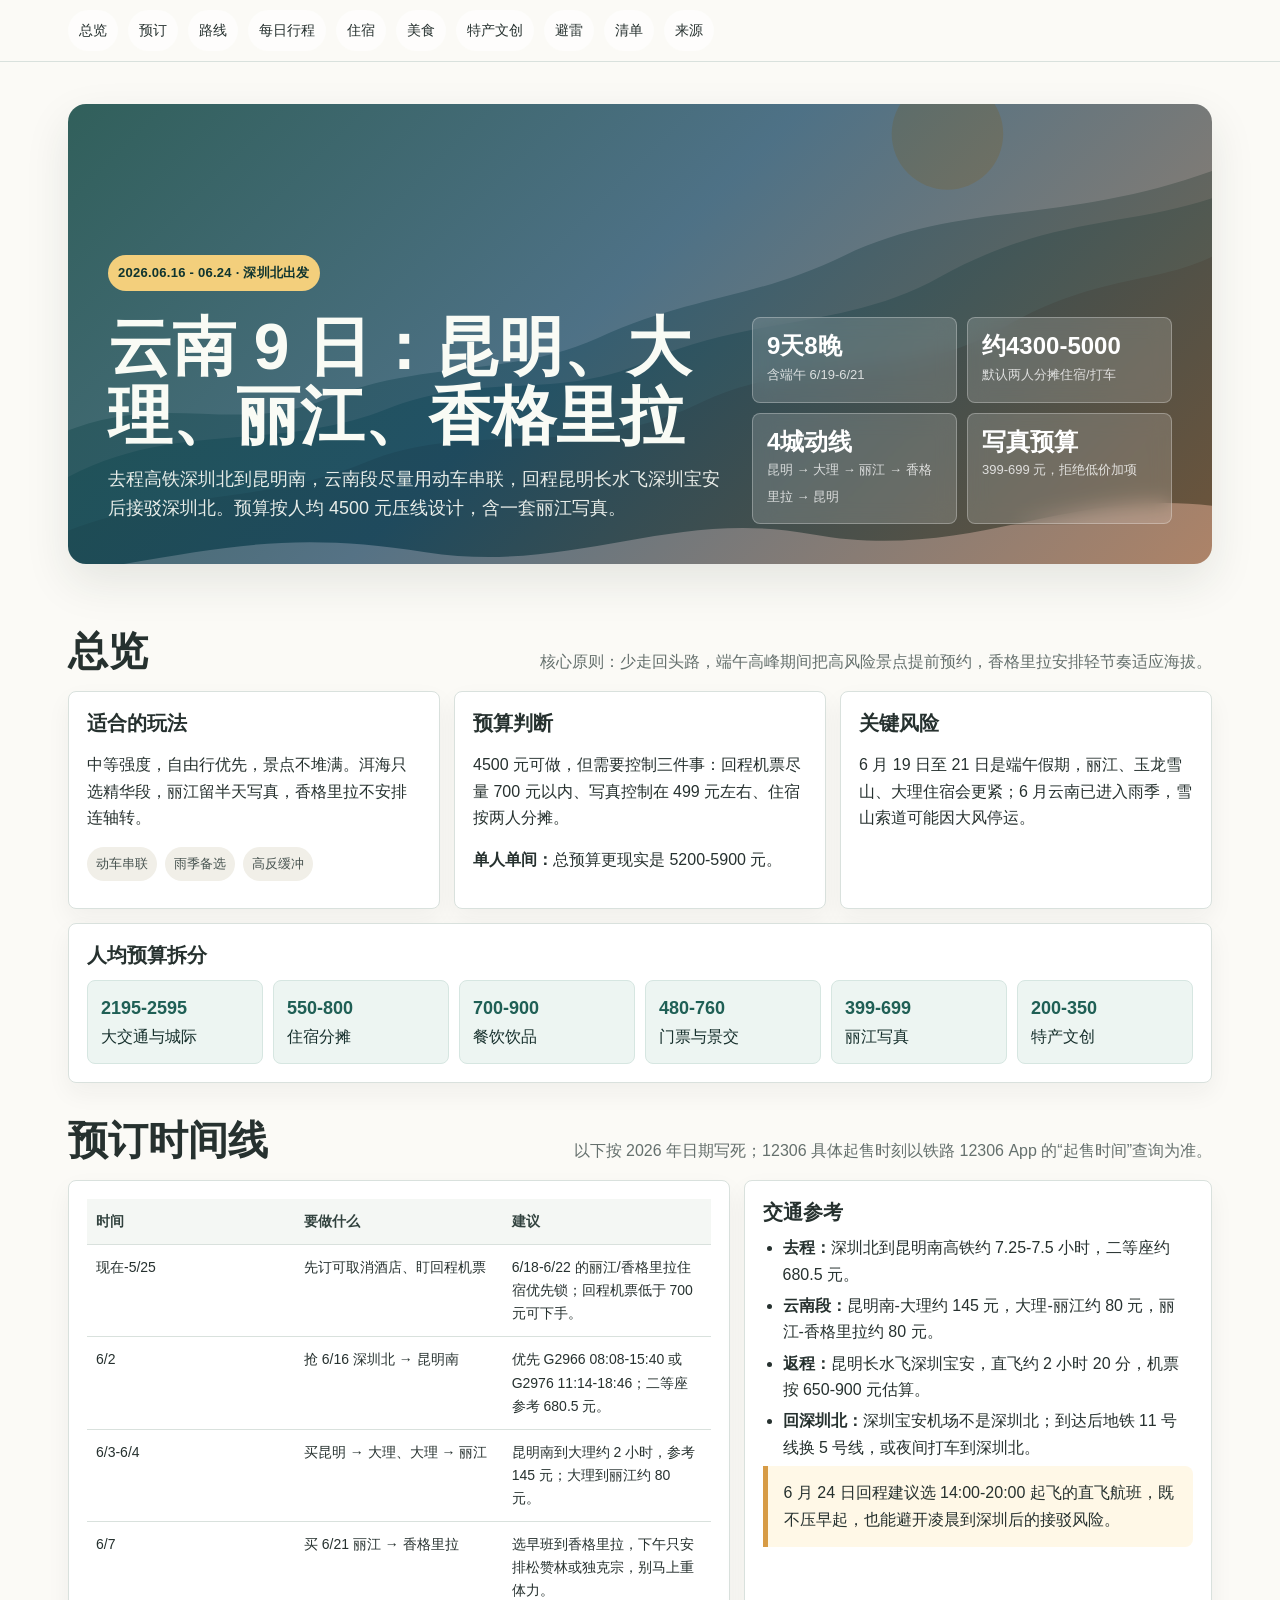
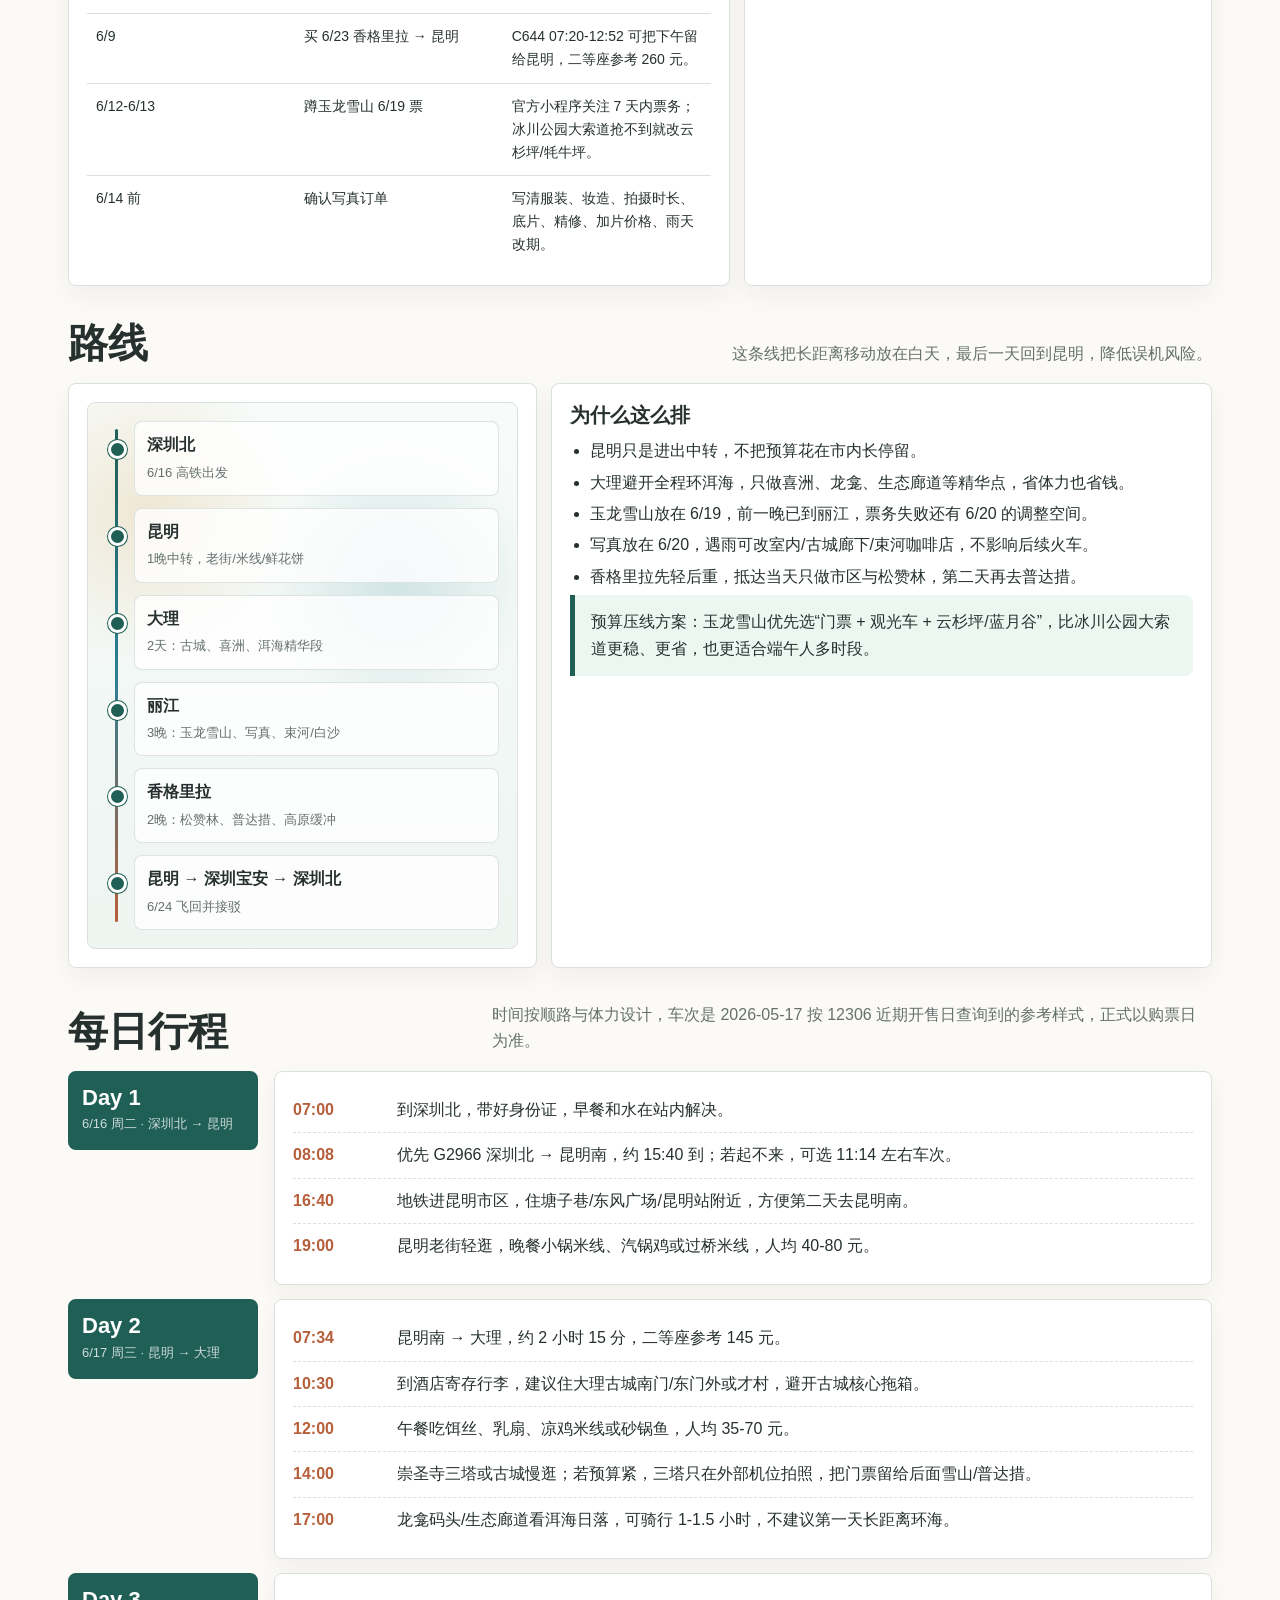
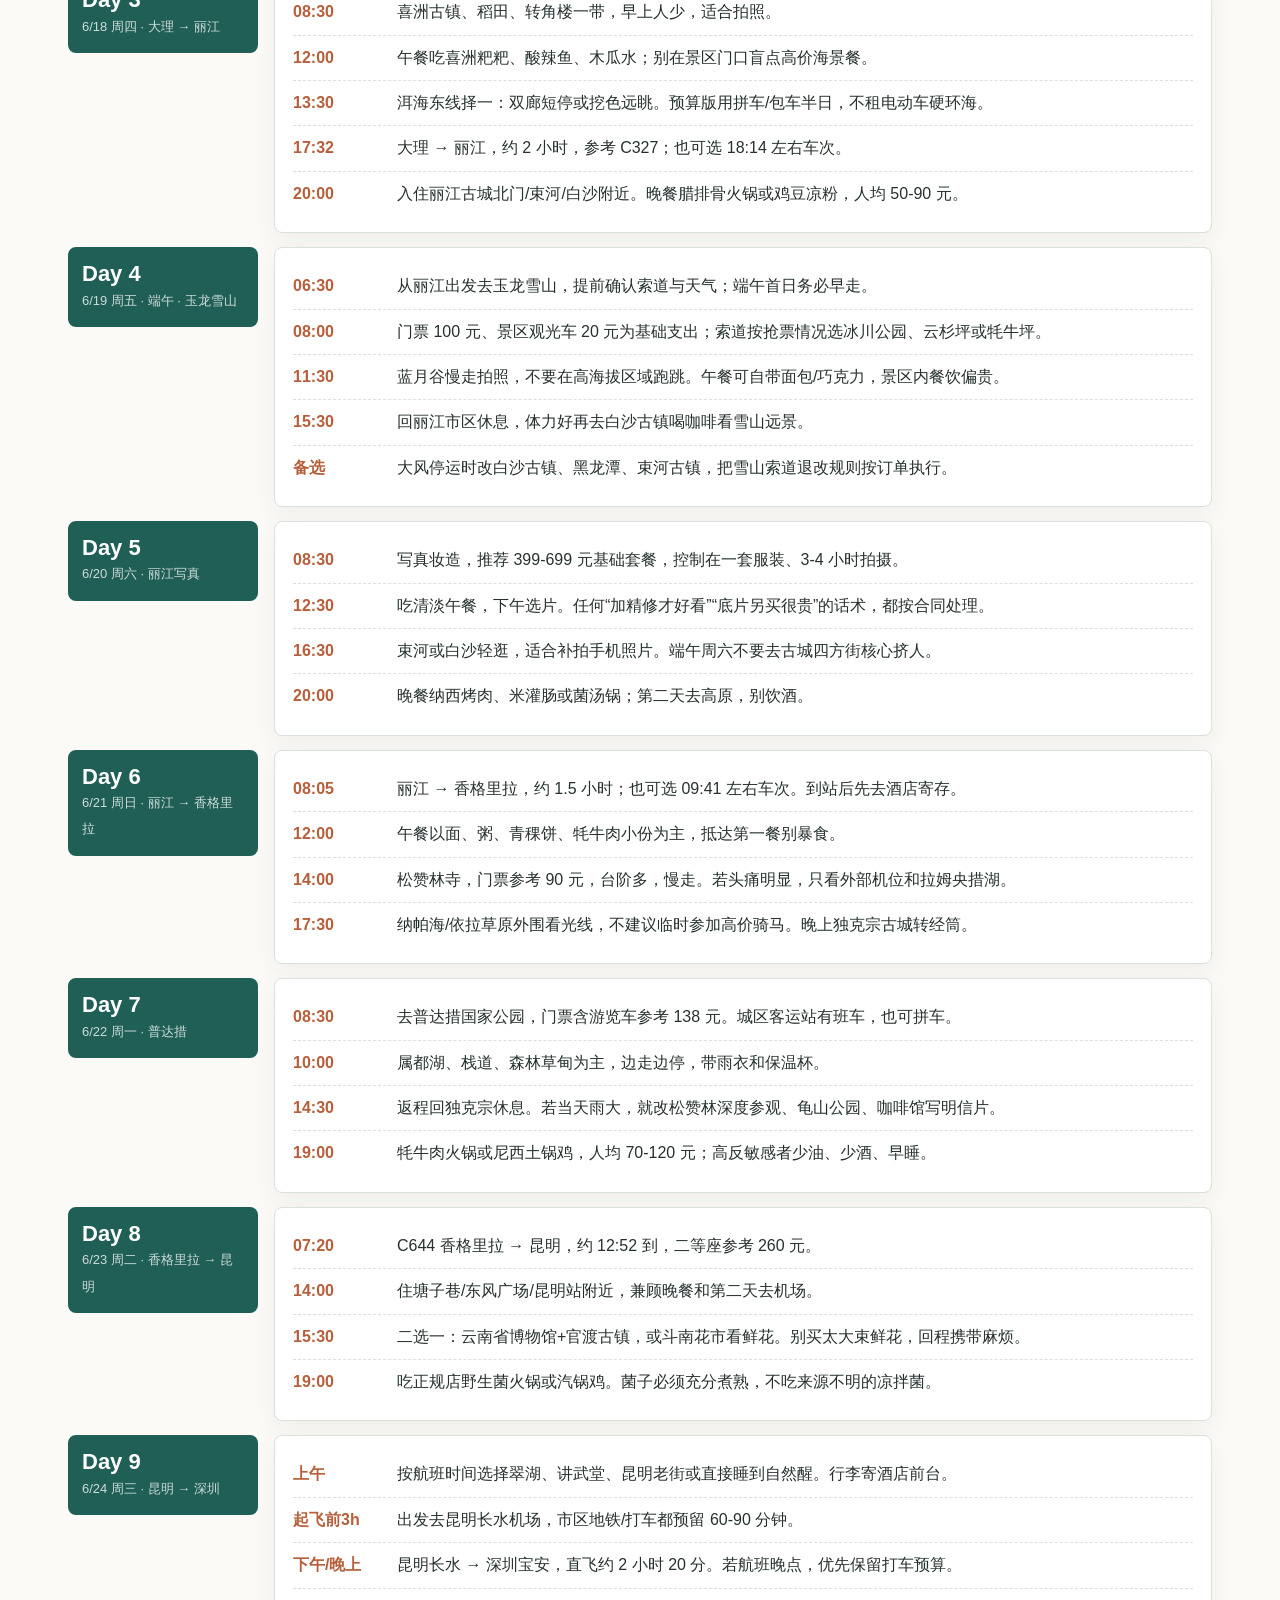
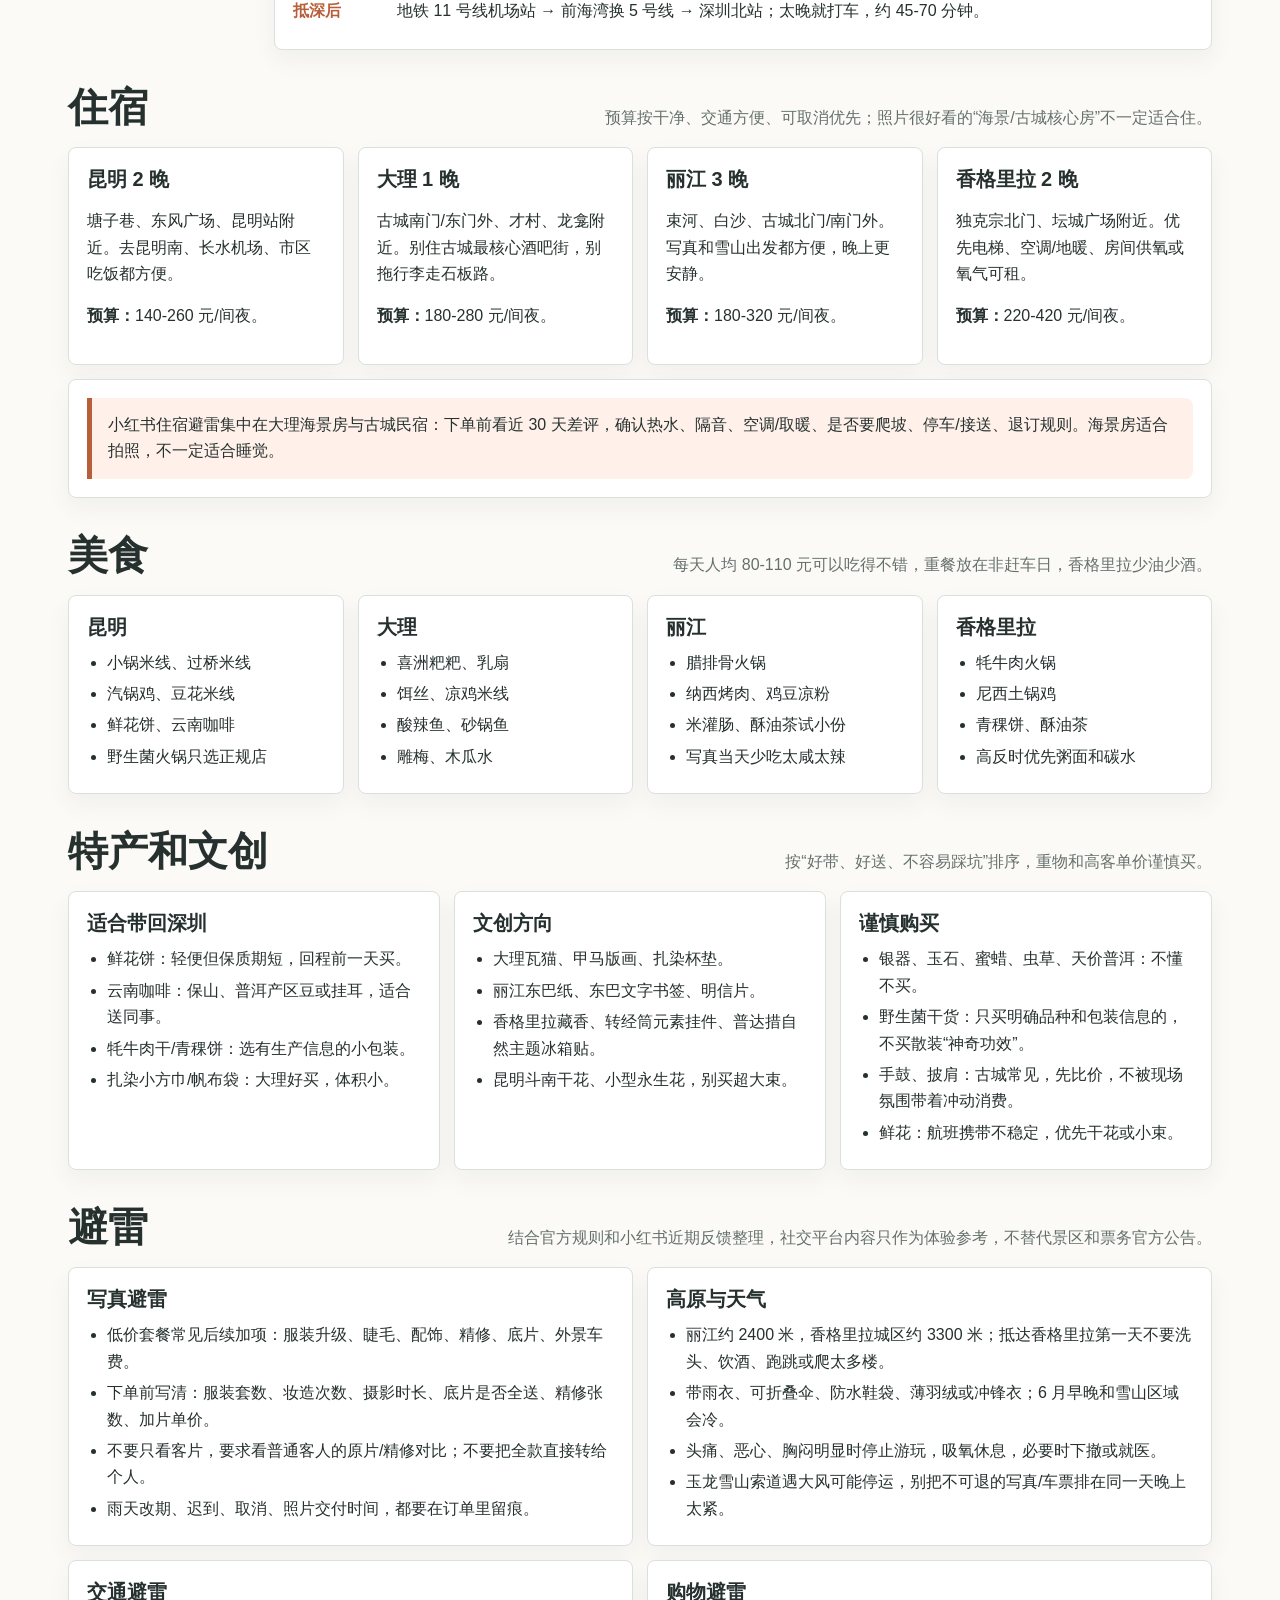
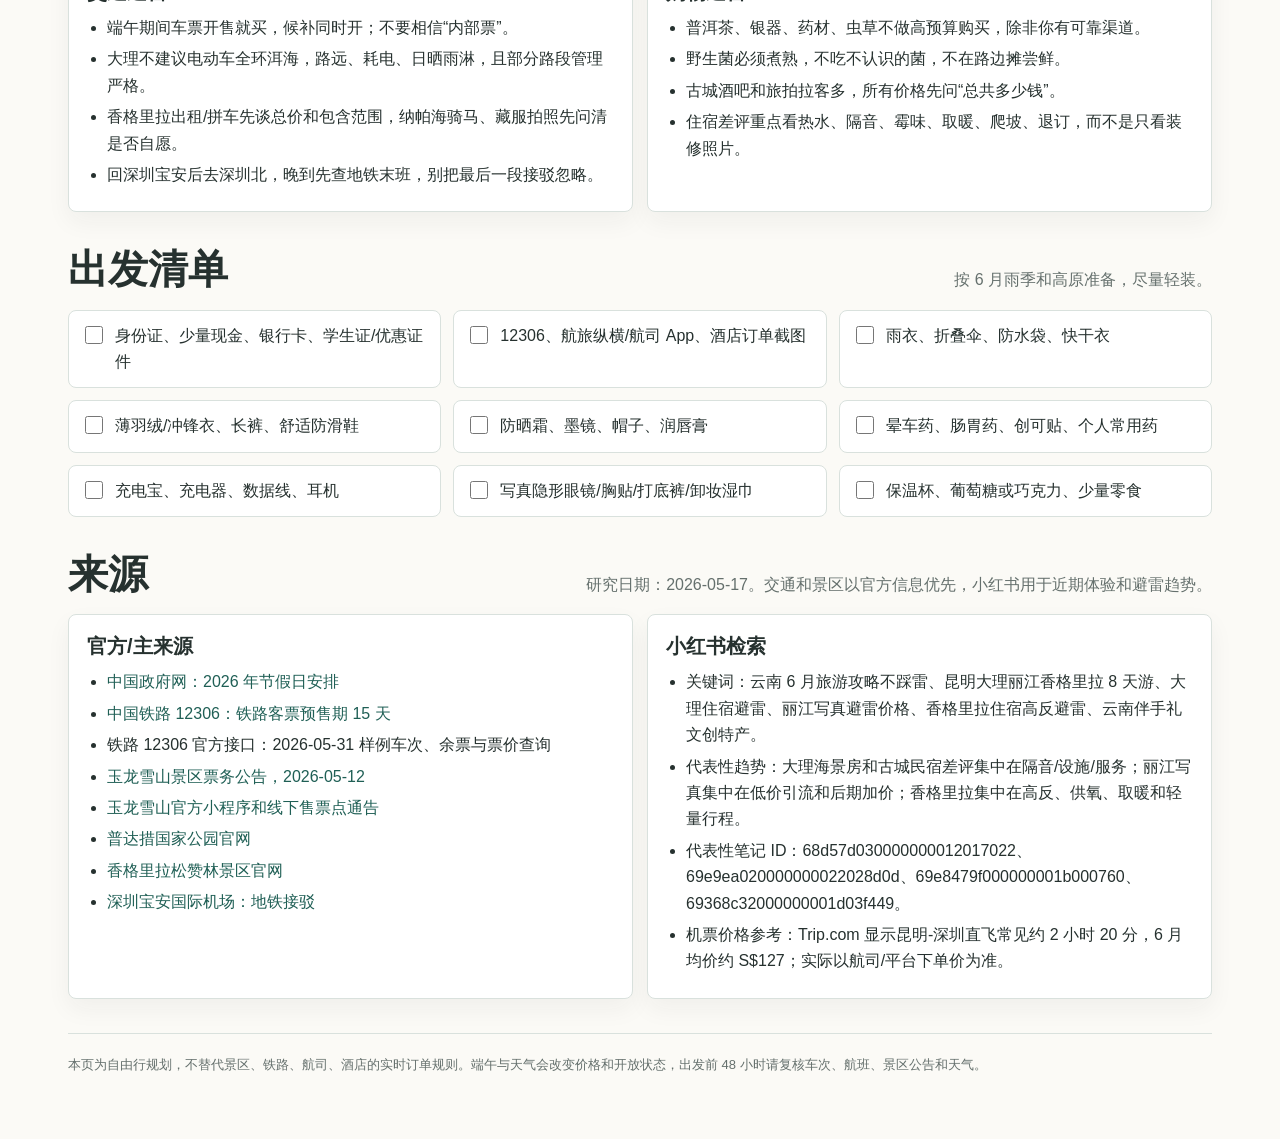
<file: yunnan_trip_2026_06_16_24.html>
<!doctype html>
<html lang="zh-CN">
<head>
  <meta charset="utf-8">
  <meta name="viewport" content="width=device-width, initial-scale=1">
  <title>深圳北出发云南 9 日行程 | 昆明 大理 丽江 香格里拉</title>
  <style>
    :root {
      --ink: #26312f;
      --muted: #65706d;
      --line: #d9e1dd;
      --paper: #fbfaf6;
      --card: #ffffff;
      --pine: #1f5f55;
      --lake: #2d7f95;
      --clay: #b75f3a;
      --gold: #d79b45;
      --sky: #d9eef0;
      --soft: #f1efe8;
      --shadow: 0 18px 45px rgba(32, 47, 44, .10);
      --radius: 8px;
    }

    * { box-sizing: border-box; }
    html { scroll-behavior: smooth; overflow-x: hidden; }
    body {
      margin: 0;
      font-family: -apple-system, BlinkMacSystemFont, "Segoe UI", "Microsoft YaHei", "PingFang SC", Arial, sans-serif;
      color: var(--ink);
      background: var(--paper);
      line-height: 1.65;
      overflow-x: hidden;
    }

    a { color: var(--pine); text-decoration: none; }
    a:hover { text-decoration: underline; }

    .topbar {
      position: sticky;
      top: 0;
      z-index: 20;
      background: rgba(251, 250, 246, .92);
      backdrop-filter: blur(14px);
      border-bottom: 1px solid var(--line);
    }

    .nav {
      max-width: 1180px;
      margin: 0 auto;
      padding: 10px 18px;
      display: flex;
      gap: 10px;
      overflow-x: auto;
      scrollbar-width: thin;
    }

    .nav a {
      flex: 0 0 auto;
      padding: 8px 10px;
      border-radius: 999px;
      font-size: 14px;
      color: var(--ink);
      background: rgba(255,255,255,.62);
      border: 1px solid transparent;
    }

    .nav a:hover {
      border-color: var(--line);
      text-decoration: none;
    }

    header {
      max-width: 1180px;
      margin: 0 auto;
      padding: 42px 18px 30px;
    }

    .hero {
      min-height: 460px;
      border-radius: 18px;
      overflow: hidden;
      position: relative;
      display: grid;
      grid-template-columns: minmax(0, 1fr) minmax(360px, 420px);
      gap: 28px;
      align-items: end;
      padding: 40px;
      color: #f9fbf5;
      background:
        linear-gradient(135deg, rgba(26, 76, 71, .88), rgba(25, 66, 95, .72) 46%, rgba(141, 80, 43, .68)),
        url("data:image/svg+xml,%3Csvg xmlns='http://www.w3.org/2000/svg' width='1600' height='900' viewBox='0 0 1600 900'%3E%3Crect width='1600' height='900' fill='%23d7eceb'/%3E%3Cpath d='M0 585 C140 530 234 592 363 540 C500 486 620 510 742 455 C872 396 958 402 1086 340 C1248 263 1388 298 1600 222 L1600 900 L0 900 Z' fill='%237aa5a0'/%3E%3Cpath d='M0 650 C150 570 290 616 445 555 C585 500 680 545 810 488 C958 423 1088 444 1220 370 C1370 286 1480 300 1600 260 L1600 900 L0 900 Z' fill='%233b7b76'/%3E%3Cpath d='M0 725 C155 666 270 690 420 628 C560 570 720 626 880 548 C1035 474 1160 525 1310 440 C1440 366 1515 382 1600 342 L1600 900 L0 900 Z' fill='%232f5f59'/%3E%3Cpath d='M0 785 C220 748 305 725 500 755 C705 787 842 693 1040 730 C1260 770 1395 665 1600 690 L1600 900 L0 900 Z' fill='%23f1efe8'/%3E%3Ccircle cx='1230' cy='170' r='78' fill='%23f3cf7c' opacity='.78'/%3E%3C/svg%3E") center/cover;
      box-shadow: var(--shadow);
    }

    .hero-inner {
      position: relative;
      max-width: 680px;
    }

    .eyebrow {
      display: inline-block;
      color: #0f342f;
      background: #f3cf7c;
      padding: 7px 10px;
      border-radius: 999px;
      font-weight: 700;
      font-size: 13px;
      letter-spacing: .02em;
    }

    h1 {
      margin: 22px 0 14px;
      font-size: clamp(34px, 5vw, 66px);
      line-height: 1.08;
      letter-spacing: 0;
      overflow-wrap: anywhere;
    }

    .hero p {
      margin: 0;
      color: rgba(249, 251, 245, .92);
      font-size: 18px;
      max-width: 720px;
      overflow-wrap: anywhere;
    }

    .hero-grid {
      display: grid;
      grid-template-columns: repeat(2, minmax(132px, 1fr));
      gap: 10px;
      width: 100%;
      max-width: 420px;
      justify-self: end;
    }

    .hero-stat {
      background: rgba(255,255,255,.16);
      border: 1px solid rgba(255,255,255,.28);
      border-radius: var(--radius);
      padding: 14px;
      backdrop-filter: blur(10px);
    }

    .hero-stat b {
      display: block;
      font-size: 24px;
      line-height: 1.2;
      color: #fff;
    }

    .hero-stat span {
      color: rgba(255,255,255,.78);
      font-size: 13px;
    }

    main {
      max-width: 1180px;
      margin: 0 auto;
      padding: 0 18px 64px;
    }

    section {
      margin: 34px 0;
      scroll-margin-top: 84px;
    }

    .section-head {
      display: flex;
      align-items: end;
      justify-content: space-between;
      gap: 20px;
      margin-bottom: 16px;
    }

    h2 {
      margin: 0;
      font-size: clamp(26px, 3.4vw, 40px);
      line-height: 1.18;
      letter-spacing: 0;
      overflow-wrap: anywhere;
    }

    h3 {
      margin: 0 0 10px;
      font-size: 20px;
      line-height: 1.3;
      overflow-wrap: anywhere;
    }

    .note {
      color: var(--muted);
      margin: 0;
      max-width: 720px;
    }

    .grid {
      display: grid;
      grid-template-columns: repeat(12, 1fr);
      gap: 14px;
    }

    .grid > *,
    .card,
    .hero,
    .hero-inner,
    .hero-stat,
    .day-body {
      min-width: 0;
    }

    .card {
      background: var(--card);
      border: 1px solid var(--line);
      border-radius: var(--radius);
      box-shadow: 0 10px 24px rgba(38,49,47,.05);
      padding: 18px;
    }

    .span-3 { grid-column: span 3; }
    .span-4 { grid-column: span 4; }
    .span-5 { grid-column: span 5; }
    .span-6 { grid-column: span 6; }
    .span-7 { grid-column: span 7; }
    .span-8 { grid-column: span 8; }
    .span-12 { grid-column: span 12; }

    .metric {
      font-size: 28px;
      font-weight: 800;
      color: var(--pine);
      margin-bottom: 4px;
    }

    .tagrow {
      display: flex;
      flex-wrap: wrap;
      gap: 8px;
      margin-top: 12px;
    }

    .tag {
      display: inline-flex;
      align-items: center;
      gap: 6px;
      padding: 6px 9px;
      border-radius: 999px;
      background: var(--soft);
      color: #45514e;
      font-size: 13px;
      white-space: nowrap;
    }

    .route-map {
      width: 100%;
      min-height: 270px;
      background:
        radial-gradient(circle at 14% 20%, rgba(215,155,69,.20), transparent 26%),
        radial-gradient(circle at 72% 32%, rgba(45,127,149,.18), transparent 28%),
        linear-gradient(180deg, #f7fbf9, #eef5f1);
      border: 1px solid var(--line);
      border-radius: var(--radius);
      padding: 18px;
      overflow: hidden;
    }

    .route-line {
      display: grid;
      grid-template-columns: 1fr;
      gap: 12px;
      position: relative;
      padding-left: 28px;
    }

    .route-line::before {
      content: "";
      position: absolute;
      left: 9px;
      top: 8px;
      bottom: 8px;
      width: 3px;
      background: linear-gradient(var(--pine), var(--lake), var(--clay));
      border-radius: 999px;
    }

    .route-stop {
      position: relative;
      padding: 10px 12px;
      background: rgba(255,255,255,.78);
      border: 1px solid rgba(217,225,221,.88);
      border-radius: var(--radius);
    }

    .route-stop::before {
      content: "";
      position: absolute;
      left: -27px;
      top: 18px;
      width: 13px;
      height: 13px;
      border: 3px solid #fff;
      background: var(--pine);
      border-radius: 50%;
      box-shadow: 0 0 0 1px var(--pine);
    }

    .route-stop b { display: block; }
    .route-stop span { color: var(--muted); font-size: 13px; }

    table {
      width: 100%;
      border-collapse: collapse;
      font-size: 14px;
      table-layout: fixed;
    }

    th, td {
      border-bottom: 1px solid var(--line);
      padding: 11px 9px;
      text-align: left;
      vertical-align: top;
      overflow-wrap: anywhere;
      word-break: break-word;
    }

    th {
      color: #31423e;
      background: #f4f7f4;
      font-weight: 800;
    }

    tr:last-child td { border-bottom: 0; }

    .timeline {
      display: grid;
      gap: 14px;
    }

    .day {
      display: grid;
      grid-template-columns: minmax(150px, 190px) 1fr;
      gap: 16px;
      align-items: start;
    }

    .day-date {
      position: sticky;
      top: 78px;
      background: var(--pine);
      color: #fff;
      border-radius: var(--radius);
      padding: 14px;
    }

    .day-date strong {
      display: block;
      font-size: 22px;
      line-height: 1.15;
    }

    .day-date span {
      color: rgba(255,255,255,.78);
      font-size: 13px;
    }

    .day-body {
      background: var(--card);
      border: 1px solid var(--line);
      border-radius: var(--radius);
      padding: 16px 18px;
      box-shadow: 0 10px 24px rgba(38,49,47,.05);
    }

    .timeblock {
      display: grid;
      grid-template-columns: 92px 1fr;
      gap: 12px;
      padding: 9px 0;
      border-bottom: 1px dashed var(--line);
    }

    .timeblock:last-child { border-bottom: 0; }
    .timeblock time {
      color: var(--clay);
      font-weight: 800;
    }

    .budget-band {
      display: grid;
      grid-template-columns: repeat(6, 1fr);
      gap: 10px;
      margin-top: 12px;
    }

    .budget-item {
      border-radius: var(--radius);
      padding: 13px;
      color: #18312e;
      background: #edf5f2;
      border: 1px solid #d6e6e1;
    }

    .budget-item b {
      display: block;
      font-size: 18px;
      color: var(--pine);
    }

    ul {
      margin: 8px 0 0;
      padding-left: 20px;
    }

    li { margin: 5px 0; }

    .callout {
      border-left: 5px solid var(--gold);
      background: #fff8e7;
      padding: 14px 16px;
      border-radius: 0 var(--radius) var(--radius) 0;
    }

    .danger { border-left-color: var(--clay); background: #fff1ea; }
    .ok { border-left-color: var(--pine); background: #edf7f1; }

    .checklist {
      display: grid;
      grid-template-columns: repeat(3, 1fr);
      gap: 12px;
    }

    .checklist label {
      display: flex;
      gap: 9px;
      align-items: flex-start;
      background: var(--card);
      border: 1px solid var(--line);
      border-radius: var(--radius);
      padding: 12px;
    }

    input[type="checkbox"] {
      width: 18px;
      height: 18px;
      margin-top: 3px;
      accent-color: var(--pine);
      flex: 0 0 auto;
    }

    footer {
      color: var(--muted);
      border-top: 1px solid var(--line);
      padding-top: 20px;
      font-size: 13px;
    }

    @media (max-width: 900px) {
      .hero {
        grid-template-columns: 1fr;
        min-height: auto;
        padding: 28px;
      }
      .hero-inner { max-width: none; }
      .hero-grid {
        grid-template-columns: 1fr 1fr;
        max-width: none;
        justify-self: stretch;
      }
      .span-3, .span-4, .span-5, .span-6, .span-7, .span-8 { grid-column: span 12; }
      .budget-band { grid-template-columns: repeat(2, 1fr); }
      .day { grid-template-columns: 1fr; }
      .day-date { position: static; }
      .checklist { grid-template-columns: 1fr; }
    }

    @media (max-width: 560px) {
      header { padding-top: 24px; }
      .hero { border-radius: 12px; padding: 22px; }
      .hero-inner { width: 100%; }
      h1 { font-size: 32px; }
      .hero p { font-size: 16px; }
      .hero-grid {
        grid-template-columns: 1fr;
      }
      .section-head { display: block; }
      .timeblock { grid-template-columns: 76px 1fr; }
      th, td { font-size: 13px; padding: 9px 7px; }
      .budget-band { grid-template-columns: 1fr; }
      .nav { padding-left: 12px; padding-right: 12px; }
    }
  </style>
</head>
<body>
  <div class="topbar">
    <nav class="nav" aria-label="页面导航">
      <a href="#overview">总览</a>
      <a href="#booking">预订</a>
      <a href="#route">路线</a>
      <a href="#daily">每日行程</a>
      <a href="#lodging">住宿</a>
      <a href="#food">美食</a>
      <a href="#gifts">特产文创</a>
      <a href="#pitfalls">避雷</a>
      <a href="#checklist">清单</a>
      <a href="#sources">来源</a>
    </nav>
  </div>

  <header>
    <div class="hero">
      <div class="hero-inner">
        <span class="eyebrow">2026.06.16 - 06.24 · 深圳北出发</span>
        <h1>云南 9 日：昆明、大理、丽江、香格里拉</h1>
        <p>去程高铁深圳北到昆明南，云南段尽量用动车串联，回程昆明长水飞深圳宝安后接驳深圳北。预算按人均 4500 元压线设计，含一套丽江写真。</p>
      </div>
      <div class="hero-grid" aria-label="关键摘要">
        <div class="hero-stat"><b>9天8晚</b><span>含端午 6/19-6/21</span></div>
        <div class="hero-stat"><b>约4300-5000</b><span>默认两人分摊住宿/打车</span></div>
        <div class="hero-stat"><b>4城动线</b><span>昆明 → 大理 → 丽江 → 香格里拉 → 昆明</span></div>
        <div class="hero-stat"><b>写真预算</b><span>399-699 元，拒绝低价加项</span></div>
      </div>
    </div>
  </header>

  <main>
    <section id="overview">
      <div class="section-head">
        <h2>总览</h2>
        <p class="note">核心原则：少走回头路，端午高峰期间把高风险景点提前预约，香格里拉安排轻节奏适应海拔。</p>
      </div>
      <div class="grid">
        <article class="card span-4">
          <h3>适合的玩法</h3>
          <p>中等强度，自由行优先，景点不堆满。洱海只选精华段，丽江留半天写真，香格里拉不安排连轴转。</p>
          <div class="tagrow">
            <span class="tag">动车串联</span>
            <span class="tag">雨季备选</span>
            <span class="tag">高反缓冲</span>
          </div>
        </article>
        <article class="card span-4">
          <h3>预算判断</h3>
          <p>4500 元可做，但需要控制三件事：回程机票尽量 700 元以内、写真控制在 499 元左右、住宿按两人分摊。</p>
          <p><strong>单人单间：</strong>总预算更现实是 5200-5900 元。</p>
        </article>
        <article class="card span-4">
          <h3>关键风险</h3>
          <p>6 月 19 日至 21 日是端午假期，丽江、玉龙雪山、大理住宿会更紧；6 月云南已进入雨季，雪山索道可能因大风停运。</p>
        </article>
        <article class="card span-12">
          <h3>人均预算拆分</h3>
          <div class="budget-band">
            <div class="budget-item"><b>2195-2595</b>大交通与城际</div>
            <div class="budget-item"><b>550-800</b>住宿分摊</div>
            <div class="budget-item"><b>700-900</b>餐饮饮品</div>
            <div class="budget-item"><b>480-760</b>门票与景交</div>
            <div class="budget-item"><b>399-699</b>丽江写真</div>
            <div class="budget-item"><b>200-350</b>特产文创</div>
          </div>
        </article>
      </div>
    </section>

    <section id="booking">
      <div class="section-head">
        <h2>预订时间线</h2>
        <p class="note">以下按 2026 年日期写死；12306 具体起售时刻以铁路 12306 App 的“起售时间”查询为准。</p>
      </div>
      <div class="grid">
        <article class="card span-7">
          <table>
            <thead>
              <tr><th>时间</th><th>要做什么</th><th>建议</th></tr>
            </thead>
            <tbody>
              <tr><td>现在-5/25</td><td>先订可取消酒店、盯回程机票</td><td>6/18-6/22 的丽江/香格里拉住宿优先锁；回程机票低于 700 元可下手。</td></tr>
              <tr><td>6/2</td><td>抢 6/16 深圳北 → 昆明南</td><td>优先 G2966 08:08-15:40 或 G2976 11:14-18:46；二等座参考 680.5 元。</td></tr>
              <tr><td>6/3-6/4</td><td>买昆明 → 大理、大理 → 丽江</td><td>昆明南到大理约 2 小时，参考 145 元；大理到丽江约 80 元。</td></tr>
              <tr><td>6/7</td><td>买 6/21 丽江 → 香格里拉</td><td>选早班到香格里拉，下午只安排松赞林或独克宗，别马上重体力。</td></tr>
              <tr><td>6/9</td><td>买 6/23 香格里拉 → 昆明</td><td>C644 07:20-12:52 可把下午留给昆明，二等座参考 260 元。</td></tr>
              <tr><td>6/12-6/13</td><td>蹲玉龙雪山 6/19 票</td><td>官方小程序关注 7 天内票务；冰川公园大索道抢不到就改云杉坪/牦牛坪。</td></tr>
              <tr><td>6/14 前</td><td>确认写真订单</td><td>写清服装、妆造、拍摄时长、底片、精修、加片价格、雨天改期。</td></tr>
            </tbody>
          </table>
        </article>
        <aside class="card span-5">
          <h3>交通参考</h3>
          <ul>
            <li><strong>去程：</strong>深圳北到昆明南高铁约 7.25-7.5 小时，二等座约 680.5 元。</li>
            <li><strong>云南段：</strong>昆明南-大理约 145 元，大理-丽江约 80 元，丽江-香格里拉约 80 元。</li>
            <li><strong>返程：</strong>昆明长水飞深圳宝安，直飞约 2 小时 20 分，机票按 650-900 元估算。</li>
            <li><strong>回深圳北：</strong>深圳宝安机场不是深圳北；到达后地铁 11 号线换 5 号线，或夜间打车到深圳北。</li>
          </ul>
          <div class="callout">
            6 月 24 日回程建议选 14:00-20:00 起飞的直飞航班，既不压早起，也能避开凌晨到深圳后的接驳风险。
          </div>
        </aside>
      </div>
    </section>

    <section id="route">
      <div class="section-head">
        <h2>路线</h2>
        <p class="note">这条线把长距离移动放在白天，最后一天回到昆明，降低误机风险。</p>
      </div>
      <div class="grid">
        <article class="card span-5">
          <div class="route-map" aria-label="云南路线图">
            <div class="route-line">
              <div class="route-stop"><b>深圳北</b><span>6/16 高铁出发</span></div>
              <div class="route-stop"><b>昆明</b><span>1晚中转，老街/米线/鲜花饼</span></div>
              <div class="route-stop"><b>大理</b><span>2天：古城、喜洲、洱海精华段</span></div>
              <div class="route-stop"><b>丽江</b><span>3晚：玉龙雪山、写真、束河/白沙</span></div>
              <div class="route-stop"><b>香格里拉</b><span>2晚：松赞林、普达措、高原缓冲</span></div>
              <div class="route-stop"><b>昆明 → 深圳宝安 → 深圳北</b><span>6/24 飞回并接驳</span></div>
            </div>
          </div>
        </article>
        <article class="card span-7">
          <h3>为什么这么排</h3>
          <ul>
            <li>昆明只是进出中转，不把预算花在市内长停留。</li>
            <li>大理避开全程环洱海，只做喜洲、龙龛、生态廊道等精华点，省体力也省钱。</li>
            <li>玉龙雪山放在 6/19，前一晚已到丽江，票务失败还有 6/20 的调整空间。</li>
            <li>写真放在 6/20，遇雨可改室内/古城廊下/束河咖啡店，不影响后续火车。</li>
            <li>香格里拉先轻后重，抵达当天只做市区与松赞林，第二天再去普达措。</li>
          </ul>
          <div class="callout ok">
            预算压线方案：玉龙雪山优先选“门票 + 观光车 + 云杉坪/蓝月谷”，比冰川公园大索道更稳、更省，也更适合端午人多时段。
          </div>
        </article>
      </div>
    </section>

    <section id="daily">
      <div class="section-head">
        <h2>每日行程</h2>
        <p class="note">时间按顺路与体力设计，车次是 2026-05-17 按 12306 近期开售日查询到的参考样式，正式以购票日为准。</p>
      </div>
      <div class="timeline">
        <article class="day">
          <div class="day-date"><strong>Day 1</strong><span>6/16 周二 · 深圳北 → 昆明</span></div>
          <div class="day-body">
            <div class="timeblock"><time>07:00</time><div>到深圳北，带好身份证，早餐和水在站内解决。</div></div>
            <div class="timeblock"><time>08:08</time><div>优先 G2966 深圳北 → 昆明南，约 15:40 到；若起不来，可选 11:14 左右车次。</div></div>
            <div class="timeblock"><time>16:40</time><div>地铁进昆明市区，住塘子巷/东风广场/昆明站附近，方便第二天去昆明南。</div></div>
            <div class="timeblock"><time>19:00</time><div>昆明老街轻逛，晚餐小锅米线、汽锅鸡或过桥米线，人均 40-80 元。</div></div>
          </div>
        </article>

        <article class="day">
          <div class="day-date"><strong>Day 2</strong><span>6/17 周三 · 昆明 → 大理</span></div>
          <div class="day-body">
            <div class="timeblock"><time>07:34</time><div>昆明南 → 大理，约 2 小时 15 分，二等座参考 145 元。</div></div>
            <div class="timeblock"><time>10:30</time><div>到酒店寄存行李，建议住大理古城南门/东门外或才村，避开古城核心拖箱。</div></div>
            <div class="timeblock"><time>12:00</time><div>午餐吃饵丝、乳扇、凉鸡米线或砂锅鱼，人均 35-70 元。</div></div>
            <div class="timeblock"><time>14:00</time><div>崇圣寺三塔或古城慢逛；若预算紧，三塔只在外部机位拍照，把门票留给后面雪山/普达措。</div></div>
            <div class="timeblock"><time>17:00</time><div>龙龛码头/生态廊道看洱海日落，可骑行 1-1.5 小时，不建议第一天长距离环海。</div></div>
          </div>
        </article>

        <article class="day">
          <div class="day-date"><strong>Day 3</strong><span>6/18 周四 · 大理 → 丽江</span></div>
          <div class="day-body">
            <div class="timeblock"><time>08:30</time><div>喜洲古镇、稻田、转角楼一带，早上人少，适合拍照。</div></div>
            <div class="timeblock"><time>12:00</time><div>午餐吃喜洲粑粑、酸辣鱼、木瓜水；别在景区门口盲点高价海景餐。</div></div>
            <div class="timeblock"><time>13:30</time><div>洱海东线择一：双廊短停或挖色远眺。预算版用拼车/包车半日，不租电动车硬环海。</div></div>
            <div class="timeblock"><time>17:32</time><div>大理 → 丽江，约 2 小时，参考 C327；也可选 18:14 左右车次。</div></div>
            <div class="timeblock"><time>20:00</time><div>入住丽江古城北门/束河/白沙附近。晚餐腊排骨火锅或鸡豆凉粉，人均 50-90 元。</div></div>
          </div>
        </article>

        <article class="day">
          <div class="day-date"><strong>Day 4</strong><span>6/19 周五 · 端午 · 玉龙雪山</span></div>
          <div class="day-body">
            <div class="timeblock"><time>06:30</time><div>从丽江出发去玉龙雪山，提前确认索道与天气；端午首日务必早走。</div></div>
            <div class="timeblock"><time>08:00</time><div>门票 100 元、景区观光车 20 元为基础支出；索道按抢票情况选冰川公园、云杉坪或牦牛坪。</div></div>
            <div class="timeblock"><time>11:30</time><div>蓝月谷慢走拍照，不要在高海拔区域跑跳。午餐可自带面包/巧克力，景区内餐饮偏贵。</div></div>
            <div class="timeblock"><time>15:30</time><div>回丽江市区休息，体力好再去白沙古镇喝咖啡看雪山远景。</div></div>
            <div class="timeblock"><time>备选</time><div>大风停运时改白沙古镇、黑龙潭、束河古镇，把雪山索道退改规则按订单执行。</div></div>
          </div>
        </article>

        <article class="day">
          <div class="day-date"><strong>Day 5</strong><span>6/20 周六 · 丽江写真</span></div>
          <div class="day-body">
            <div class="timeblock"><time>08:30</time><div>写真妆造，推荐 399-699 元基础套餐，控制在一套服装、3-4 小时拍摄。</div></div>
            <div class="timeblock"><time>12:30</time><div>吃清淡午餐，下午选片。任何“加精修才好看”“底片另买很贵”的话术，都按合同处理。</div></div>
            <div class="timeblock"><time>16:30</time><div>束河或白沙轻逛，适合补拍手机照片。端午周六不要去古城四方街核心挤人。</div></div>
            <div class="timeblock"><time>20:00</time><div>晚餐纳西烤肉、米灌肠或菌汤锅；第二天去高原，别饮酒。</div></div>
          </div>
        </article>

        <article class="day">
          <div class="day-date"><strong>Day 6</strong><span>6/21 周日 · 丽江 → 香格里拉</span></div>
          <div class="day-body">
            <div class="timeblock"><time>08:05</time><div>丽江 → 香格里拉，约 1.5 小时；也可选 09:41 左右车次。到站后先去酒店寄存。</div></div>
            <div class="timeblock"><time>12:00</time><div>午餐以面、粥、青稞饼、牦牛肉小份为主，抵达第一餐别暴食。</div></div>
            <div class="timeblock"><time>14:00</time><div>松赞林寺，门票参考 90 元，台阶多，慢走。若头痛明显，只看外部机位和拉姆央措湖。</div></div>
            <div class="timeblock"><time>17:30</time><div>纳帕海/依拉草原外围看光线，不建议临时参加高价骑马。晚上独克宗古城转经筒。</div></div>
          </div>
        </article>

        <article class="day">
          <div class="day-date"><strong>Day 7</strong><span>6/22 周一 · 普达措</span></div>
          <div class="day-body">
            <div class="timeblock"><time>08:30</time><div>去普达措国家公园，门票含游览车参考 138 元。城区客运站有班车，也可拼车。</div></div>
            <div class="timeblock"><time>10:00</time><div>属都湖、栈道、森林草甸为主，边走边停，带雨衣和保温杯。</div></div>
            <div class="timeblock"><time>14:30</time><div>返程回独克宗休息。若当天雨大，就改松赞林深度参观、龟山公园、咖啡馆写明信片。</div></div>
            <div class="timeblock"><time>19:00</time><div>牦牛肉火锅或尼西土锅鸡，人均 70-120 元；高反敏感者少油、少酒、早睡。</div></div>
          </div>
        </article>

        <article class="day">
          <div class="day-date"><strong>Day 8</strong><span>6/23 周二 · 香格里拉 → 昆明</span></div>
          <div class="day-body">
            <div class="timeblock"><time>07:20</time><div>C644 香格里拉 → 昆明，约 12:52 到，二等座参考 260 元。</div></div>
            <div class="timeblock"><time>14:00</time><div>住塘子巷/东风广场/昆明站附近，兼顾晚餐和第二天去机场。</div></div>
            <div class="timeblock"><time>15:30</time><div>二选一：云南省博物馆+官渡古镇，或斗南花市看鲜花。别买太大束鲜花，回程携带麻烦。</div></div>
            <div class="timeblock"><time>19:00</time><div>吃正规店野生菌火锅或汽锅鸡。菌子必须充分煮熟，不吃来源不明的凉拌菌。</div></div>
          </div>
        </article>

        <article class="day">
          <div class="day-date"><strong>Day 9</strong><span>6/24 周三 · 昆明 → 深圳</span></div>
          <div class="day-body">
            <div class="timeblock"><time>上午</time><div>按航班时间选择翠湖、讲武堂、昆明老街或直接睡到自然醒。行李寄酒店前台。</div></div>
            <div class="timeblock"><time>起飞前3h</time><div>出发去昆明长水机场，市区地铁/打车都预留 60-90 分钟。</div></div>
            <div class="timeblock"><time>下午/晚上</time><div>昆明长水 → 深圳宝安，直飞约 2 小时 20 分。若航班晚点，优先保留打车预算。</div></div>
            <div class="timeblock"><time>抵深后</time><div>地铁 11 号线机场站 → 前海湾换 5 号线 → 深圳北站；太晚就打车，约 45-70 分钟。</div></div>
          </div>
        </article>
      </div>
    </section>

    <section id="lodging">
      <div class="section-head">
        <h2>住宿</h2>
        <p class="note">预算按干净、交通方便、可取消优先；照片很好看的“海景/古城核心房”不一定适合住。</p>
      </div>
      <div class="grid">
        <article class="card span-3">
          <h3>昆明 2 晚</h3>
          <p>塘子巷、东风广场、昆明站附近。去昆明南、长水机场、市区吃饭都方便。</p>
          <p><strong>预算：</strong>140-260 元/间夜。</p>
        </article>
        <article class="card span-3">
          <h3>大理 1 晚</h3>
          <p>古城南门/东门外、才村、龙龛附近。别住古城最核心酒吧街，别拖行李走石板路。</p>
          <p><strong>预算：</strong>180-280 元/间夜。</p>
        </article>
        <article class="card span-3">
          <h3>丽江 3 晚</h3>
          <p>束河、白沙、古城北门/南门外。写真和雪山出发都方便，晚上更安静。</p>
          <p><strong>预算：</strong>180-320 元/间夜。</p>
        </article>
        <article class="card span-3">
          <h3>香格里拉 2 晚</h3>
          <p>独克宗北门、坛城广场附近。优先电梯、空调/地暖、房间供氧或氧气可租。</p>
          <p><strong>预算：</strong>220-420 元/间夜。</p>
        </article>
        <article class="card span-12">
          <div class="callout danger">
            小红书住宿避雷集中在大理海景房与古城民宿：下单前看近 30 天差评，确认热水、隔音、空调/取暖、是否要爬坡、停车/接送、退订规则。海景房适合拍照，不一定适合睡觉。
          </div>
        </article>
      </div>
    </section>

    <section id="food">
      <div class="section-head">
        <h2>美食</h2>
        <p class="note">每天人均 80-110 元可以吃得不错，重餐放在非赶车日，香格里拉少油少酒。</p>
      </div>
      <div class="grid">
        <article class="card span-3">
          <h3>昆明</h3>
          <ul>
            <li>小锅米线、过桥米线</li>
            <li>汽锅鸡、豆花米线</li>
            <li>鲜花饼、云南咖啡</li>
            <li>野生菌火锅只选正规店</li>
          </ul>
        </article>
        <article class="card span-3">
          <h3>大理</h3>
          <ul>
            <li>喜洲粑粑、乳扇</li>
            <li>饵丝、凉鸡米线</li>
            <li>酸辣鱼、砂锅鱼</li>
            <li>雕梅、木瓜水</li>
          </ul>
        </article>
        <article class="card span-3">
          <h3>丽江</h3>
          <ul>
            <li>腊排骨火锅</li>
            <li>纳西烤肉、鸡豆凉粉</li>
            <li>米灌肠、酥油茶试小份</li>
            <li>写真当天少吃太咸太辣</li>
          </ul>
        </article>
        <article class="card span-3">
          <h3>香格里拉</h3>
          <ul>
            <li>牦牛肉火锅</li>
            <li>尼西土锅鸡</li>
            <li>青稞饼、酥油茶</li>
            <li>高反时优先粥面和碳水</li>
          </ul>
        </article>
      </div>
    </section>

    <section id="gifts">
      <div class="section-head">
        <h2>特产和文创</h2>
        <p class="note">按“好带、好送、不容易踩坑”排序，重物和高客单价谨慎买。</p>
      </div>
      <div class="grid">
        <article class="card span-4">
          <h3>适合带回深圳</h3>
          <ul>
            <li>鲜花饼：轻便但保质期短，回程前一天买。</li>
            <li>云南咖啡：保山、普洱产区豆或挂耳，适合送同事。</li>
            <li>牦牛肉干/青稞饼：选有生产信息的小包装。</li>
            <li>扎染小方巾/帆布袋：大理好买，体积小。</li>
          </ul>
        </article>
        <article class="card span-4">
          <h3>文创方向</h3>
          <ul>
            <li>大理瓦猫、甲马版画、扎染杯垫。</li>
            <li>丽江东巴纸、东巴文字书签、明信片。</li>
            <li>香格里拉藏香、转经筒元素挂件、普达措自然主题冰箱贴。</li>
            <li>昆明斗南干花、小型永生花，别买超大束。</li>
          </ul>
        </article>
        <article class="card span-4">
          <h3>谨慎购买</h3>
          <ul>
            <li>银器、玉石、蜜蜡、虫草、天价普洱：不懂不买。</li>
            <li>野生菌干货：只买明确品种和包装信息的，不买散装“神奇功效”。</li>
            <li>手鼓、披肩：古城常见，先比价，不被现场氛围带着冲动消费。</li>
            <li>鲜花：航班携带不稳定，优先干花或小束。</li>
          </ul>
        </article>
      </div>
    </section>

    <section id="pitfalls">
      <div class="section-head">
        <h2>避雷</h2>
        <p class="note">结合官方规则和小红书近期反馈整理，社交平台内容只作为体验参考，不替代景区和票务官方公告。</p>
      </div>
      <div class="grid">
        <article class="card span-6">
          <h3>写真避雷</h3>
          <ul>
            <li>低价套餐常见后续加项：服装升级、睫毛、配饰、精修、底片、外景车费。</li>
            <li>下单前写清：服装套数、妆造次数、摄影时长、底片是否全送、精修张数、加片单价。</li>
            <li>不要只看客片，要求看普通客人的原片/精修对比；不要把全款直接转给个人。</li>
            <li>雨天改期、迟到、取消、照片交付时间，都要在订单里留痕。</li>
          </ul>
        </article>
        <article class="card span-6">
          <h3>高原与天气</h3>
          <ul>
            <li>丽江约 2400 米，香格里拉城区约 3300 米；抵达香格里拉第一天不要洗头、饮酒、跑跳或爬太多楼。</li>
            <li>带雨衣、可折叠伞、防水鞋袋、薄羽绒或冲锋衣；6 月早晚和雪山区域会冷。</li>
            <li>头痛、恶心、胸闷明显时停止游玩，吸氧休息，必要时下撤或就医。</li>
            <li>玉龙雪山索道遇大风可能停运，别把不可退的写真/车票排在同一天晚上太紧。</li>
          </ul>
        </article>
        <article class="card span-6">
          <h3>交通避雷</h3>
          <ul>
            <li>端午期间车票开售就买，候补同时开；不要相信“内部票”。</li>
            <li>大理不建议电动车全环洱海，路远、耗电、日晒雨淋，且部分路段管理严格。</li>
            <li>香格里拉出租/拼车先谈总价和包含范围，纳帕海骑马、藏服拍照先问清是否自愿。</li>
            <li>回深圳宝安后去深圳北，晚到先查地铁末班，别把最后一段接驳忽略。</li>
          </ul>
        </article>
        <article class="card span-6">
          <h3>购物避雷</h3>
          <ul>
            <li>普洱茶、银器、药材、虫草不做高预算购买，除非你有可靠渠道。</li>
            <li>野生菌必须煮熟，不吃不认识的菌，不在路边摊尝鲜。</li>
            <li>古城酒吧和旅拍拉客多，所有价格先问“总共多少钱”。</li>
            <li>住宿差评重点看热水、隔音、霉味、取暖、爬坡、退订，而不是只看装修照片。</li>
          </ul>
        </article>
      </div>
    </section>

    <section id="checklist">
      <div class="section-head">
        <h2>出发清单</h2>
        <p class="note">按 6 月雨季和高原准备，尽量轻装。</p>
      </div>
      <div class="checklist">
        <label><input type="checkbox">身份证、少量现金、银行卡、学生证/优惠证件</label>
        <label><input type="checkbox">12306、航旅纵横/航司 App、酒店订单截图</label>
        <label><input type="checkbox">雨衣、折叠伞、防水袋、快干衣</label>
        <label><input type="checkbox">薄羽绒/冲锋衣、长裤、舒适防滑鞋</label>
        <label><input type="checkbox">防晒霜、墨镜、帽子、润唇膏</label>
        <label><input type="checkbox">晕车药、肠胃药、创可贴、个人常用药</label>
        <label><input type="checkbox">充电宝、充电器、数据线、耳机</label>
        <label><input type="checkbox">写真隐形眼镜/胸贴/打底裤/卸妆湿巾</label>
        <label><input type="checkbox">保温杯、葡萄糖或巧克力、少量零食</label>
      </div>
    </section>

    <section id="sources">
      <div class="section-head">
        <h2>来源</h2>
        <p class="note">研究日期：2026-05-17。交通和景区以官方信息优先，小红书用于近期体验和避雷趋势。</p>
      </div>
      <div class="grid">
        <article class="card span-6">
          <h3>官方/主来源</h3>
          <ul>
            <li><a href="https://www.gov.cn/zhengce/zhengceku/202511/content_7047091.htm?sourcefrom=aladdin">中国政府网：2026 年节假日安排</a></li>
            <li><a href="https://www.12306.cn/mormhweb/zxdt/202205/t20220531_37508.html">中国铁路 12306：铁路客票预售期 15 天</a></li>
            <li>铁路 12306 官方接口：2026-05-31 样例车次、余票与票价查询</li>
            <li><a href="https://www.lijiang.cn/news/travel/article/172717.html">玉龙雪山景区票务公告，2026-05-12</a></li>
            <li><a href="https://www.lijiang.cn/news/travel/article/164510.html">玉龙雪山官方小程序和线下售票点通告</a></li>
            <li><a href="https://www.pdcuo.cn/">普达措国家公园官网</a></li>
            <li><a href="https://www.xgllszljq.cn/Introduction.html">香格里拉松赞林景区官网</a></li>
            <li><a href="https://www.szairport.com/szairport/ditie/zlm_tt.shtml">深圳宝安国际机场：地铁接驳</a></li>
          </ul>
        </article>
        <article class="card span-6">
          <h3>小红书检索</h3>
          <ul>
            <li>关键词：云南 6 月旅游攻略不踩雷、昆明大理丽江香格里拉 8 天游、大理住宿避雷、丽江写真避雷价格、香格里拉住宿高反避雷、云南伴手礼文创特产。</li>
            <li>代表性趋势：大理海景房和古城民宿差评集中在隔音/设施/服务；丽江写真集中在低价引流和后期加价；香格里拉集中在高反、供氧、取暖和轻量行程。</li>
            <li>代表性笔记 ID：68d57d030000000012017022、69e9ea020000000022028d0d、69e8479f000000001b000760、69368c32000000001d03f449。</li>
            <li>机票价格参考：Trip.com 显示昆明-深圳直飞常见约 2 小时 20 分，6 月均价约 S$127；实际以航司/平台下单价为准。</li>
          </ul>
        </article>
      </div>
    </section>

    <footer>
      本页为自由行规划，不替代景区、铁路、航司、酒店的实时订单规则。端午与天气会改变价格和开放状态，出发前 48 小时请复核车次、航班、景区公告和天气。
    </footer>
  </main>
</body>
</html>
</file>
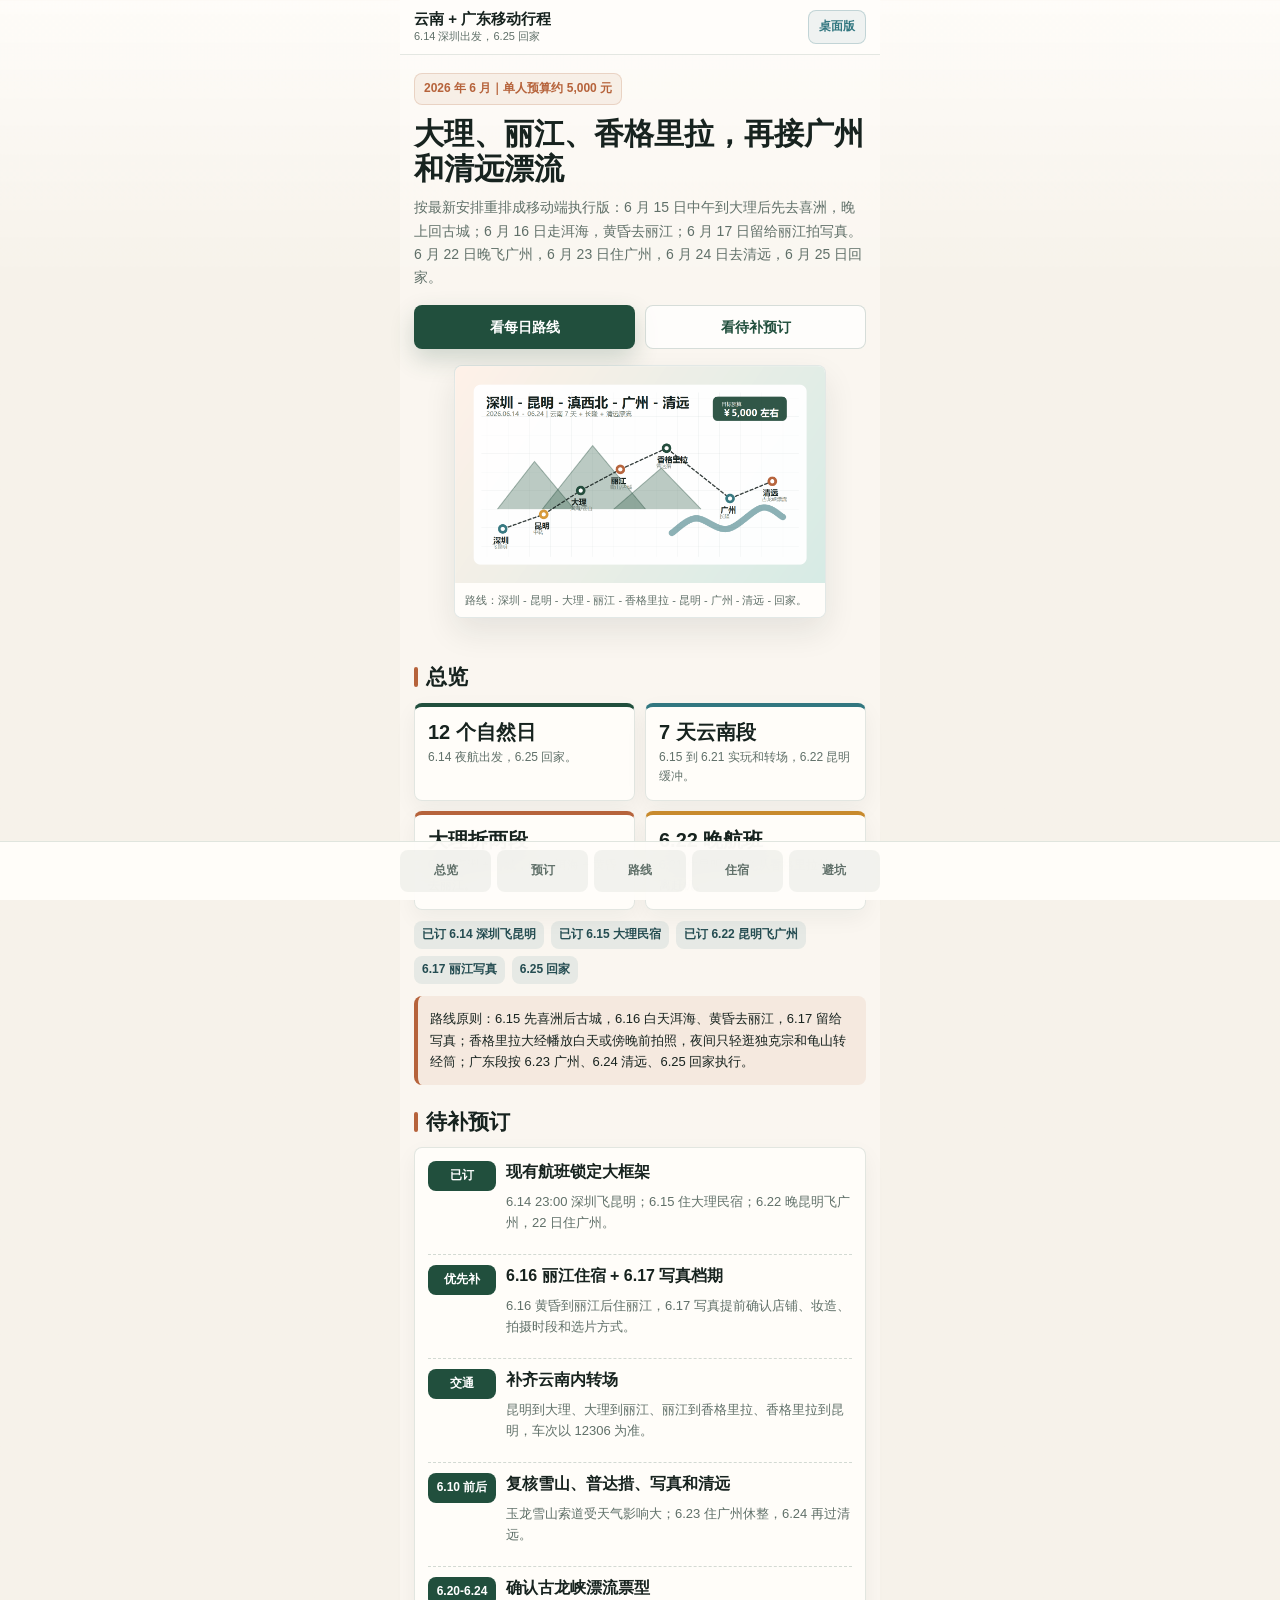
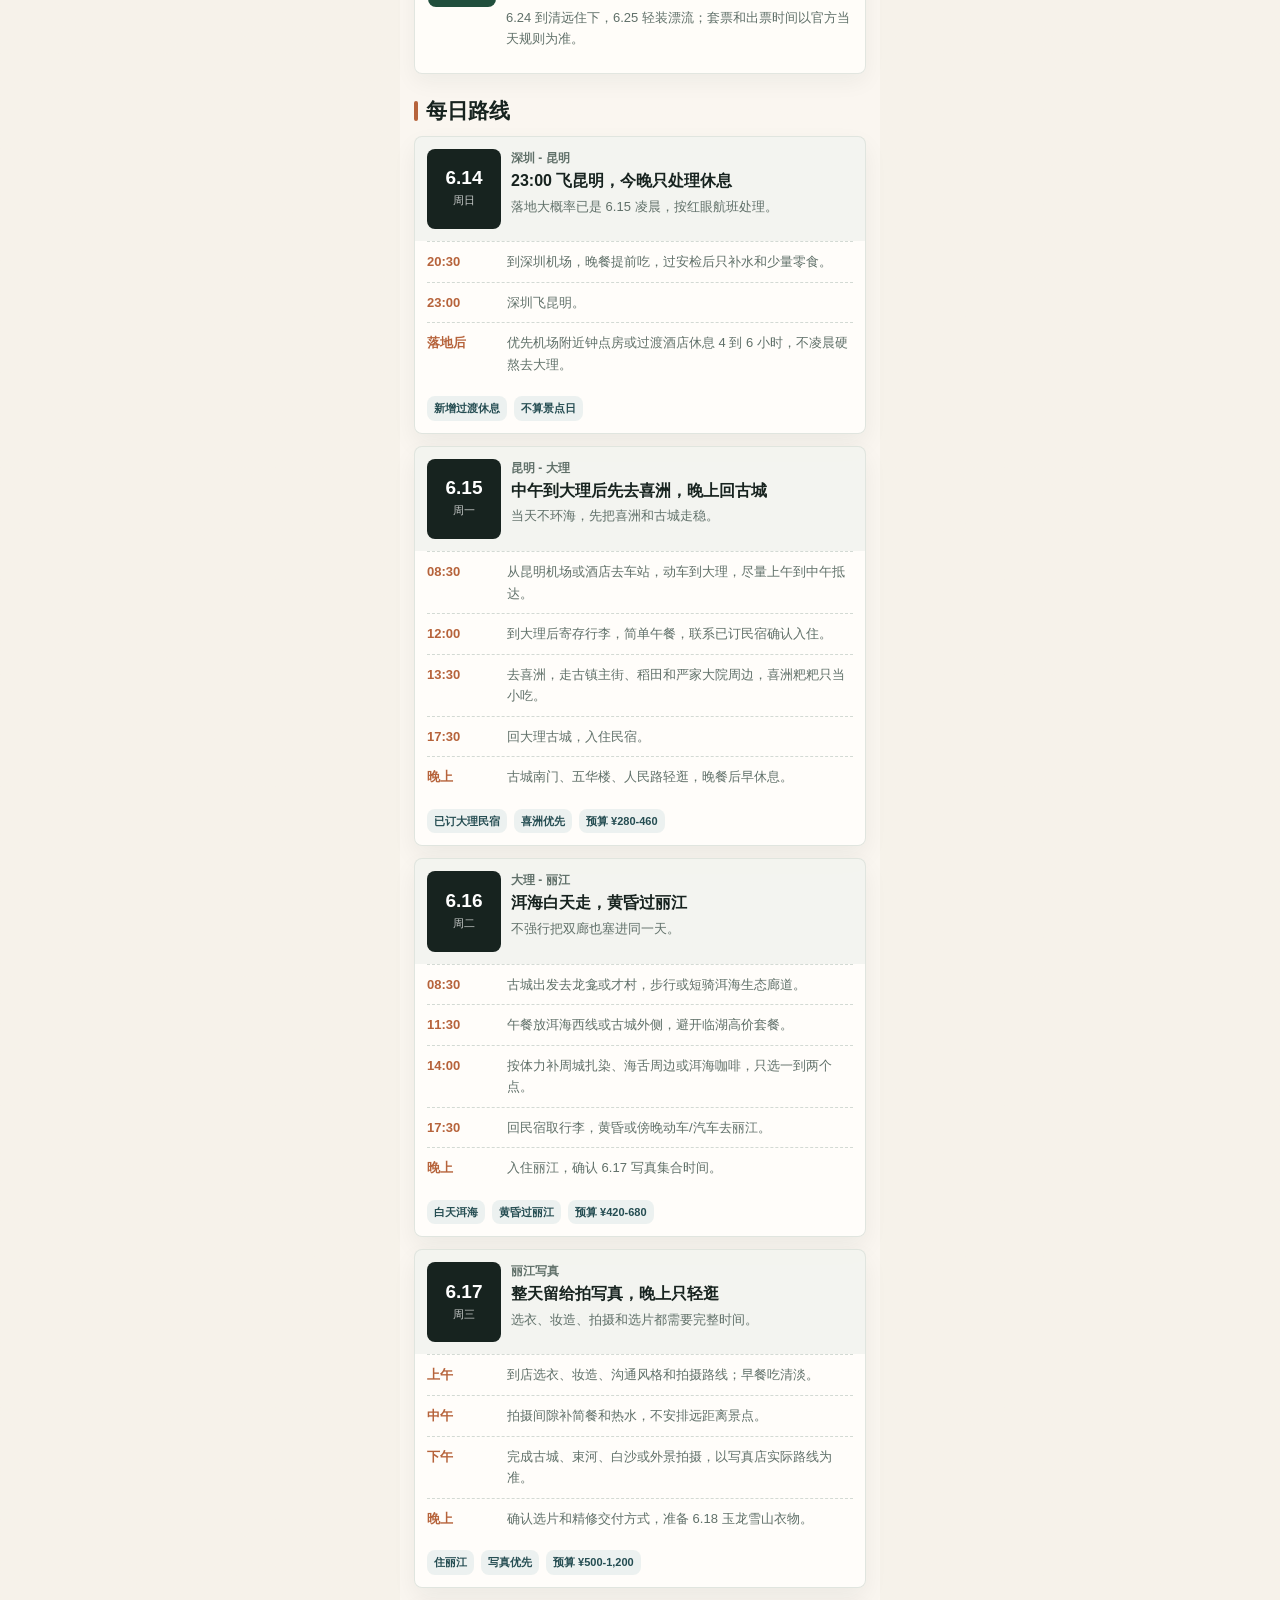
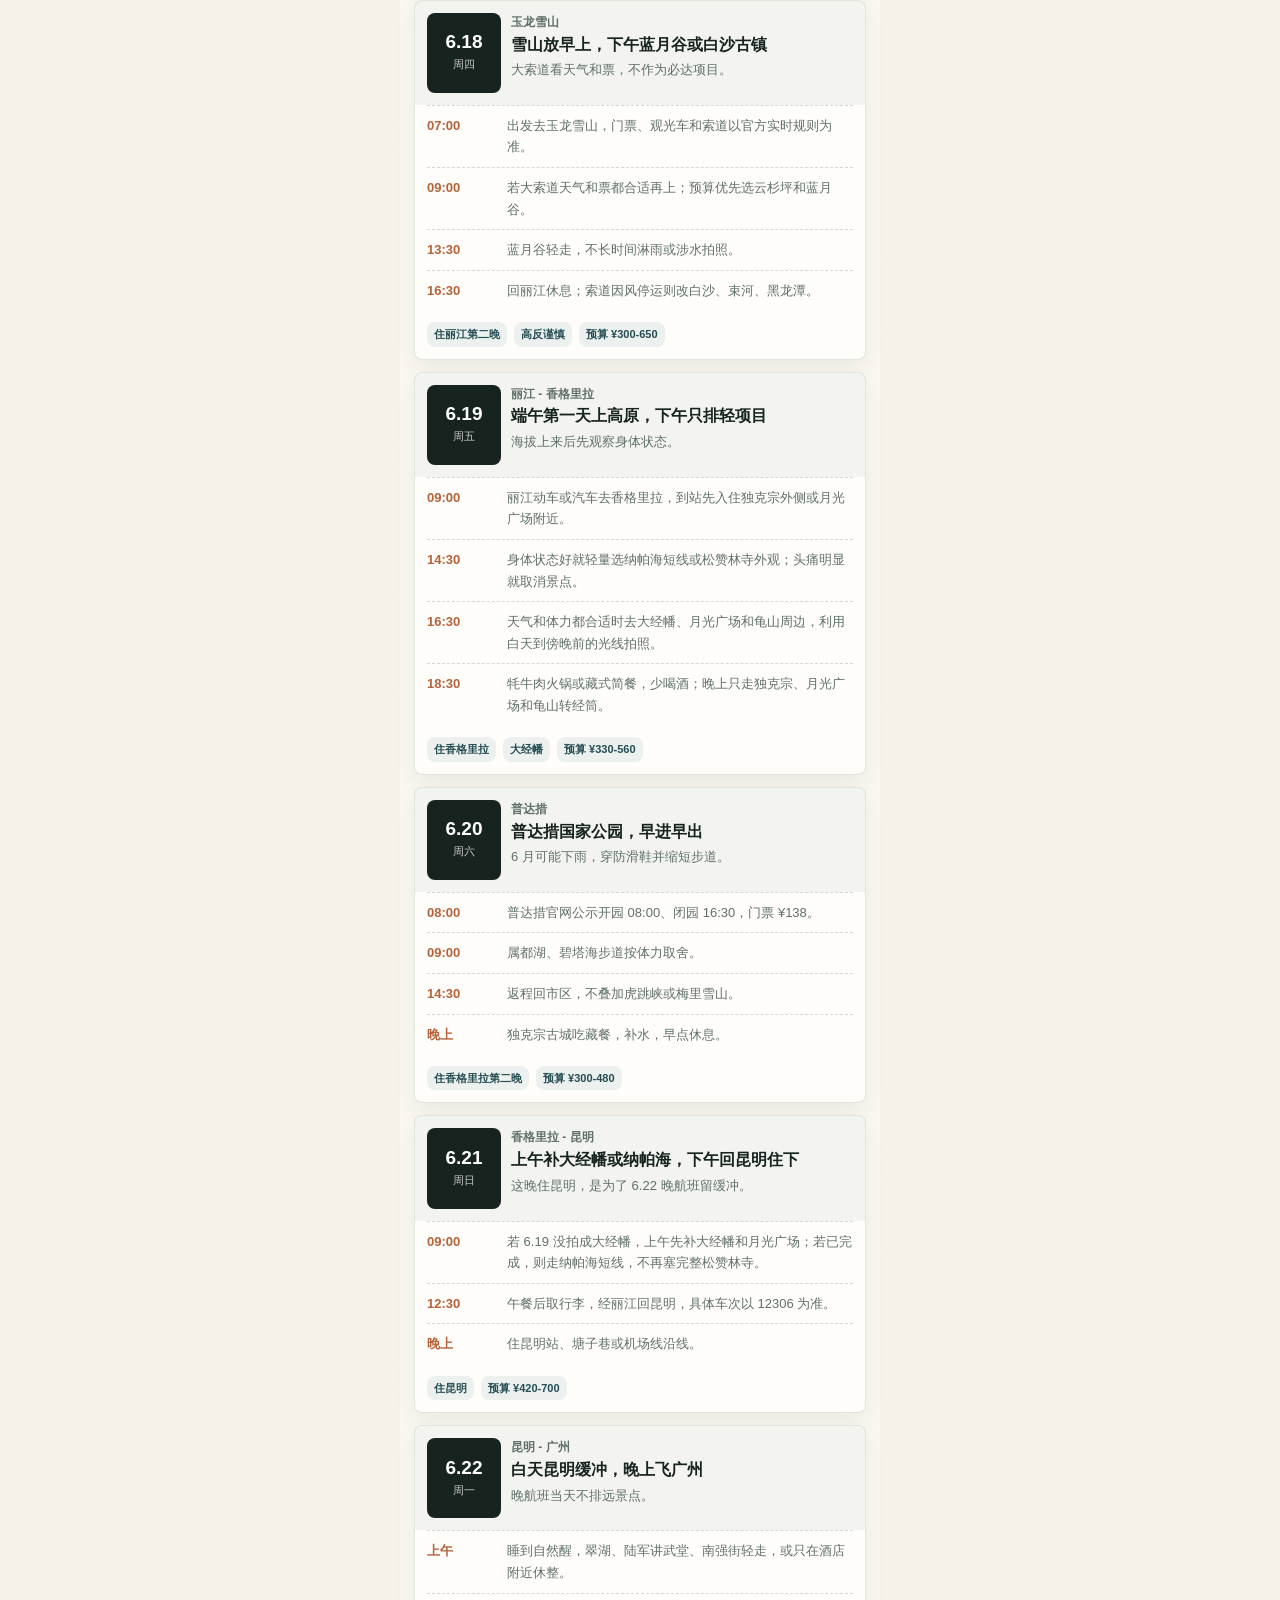
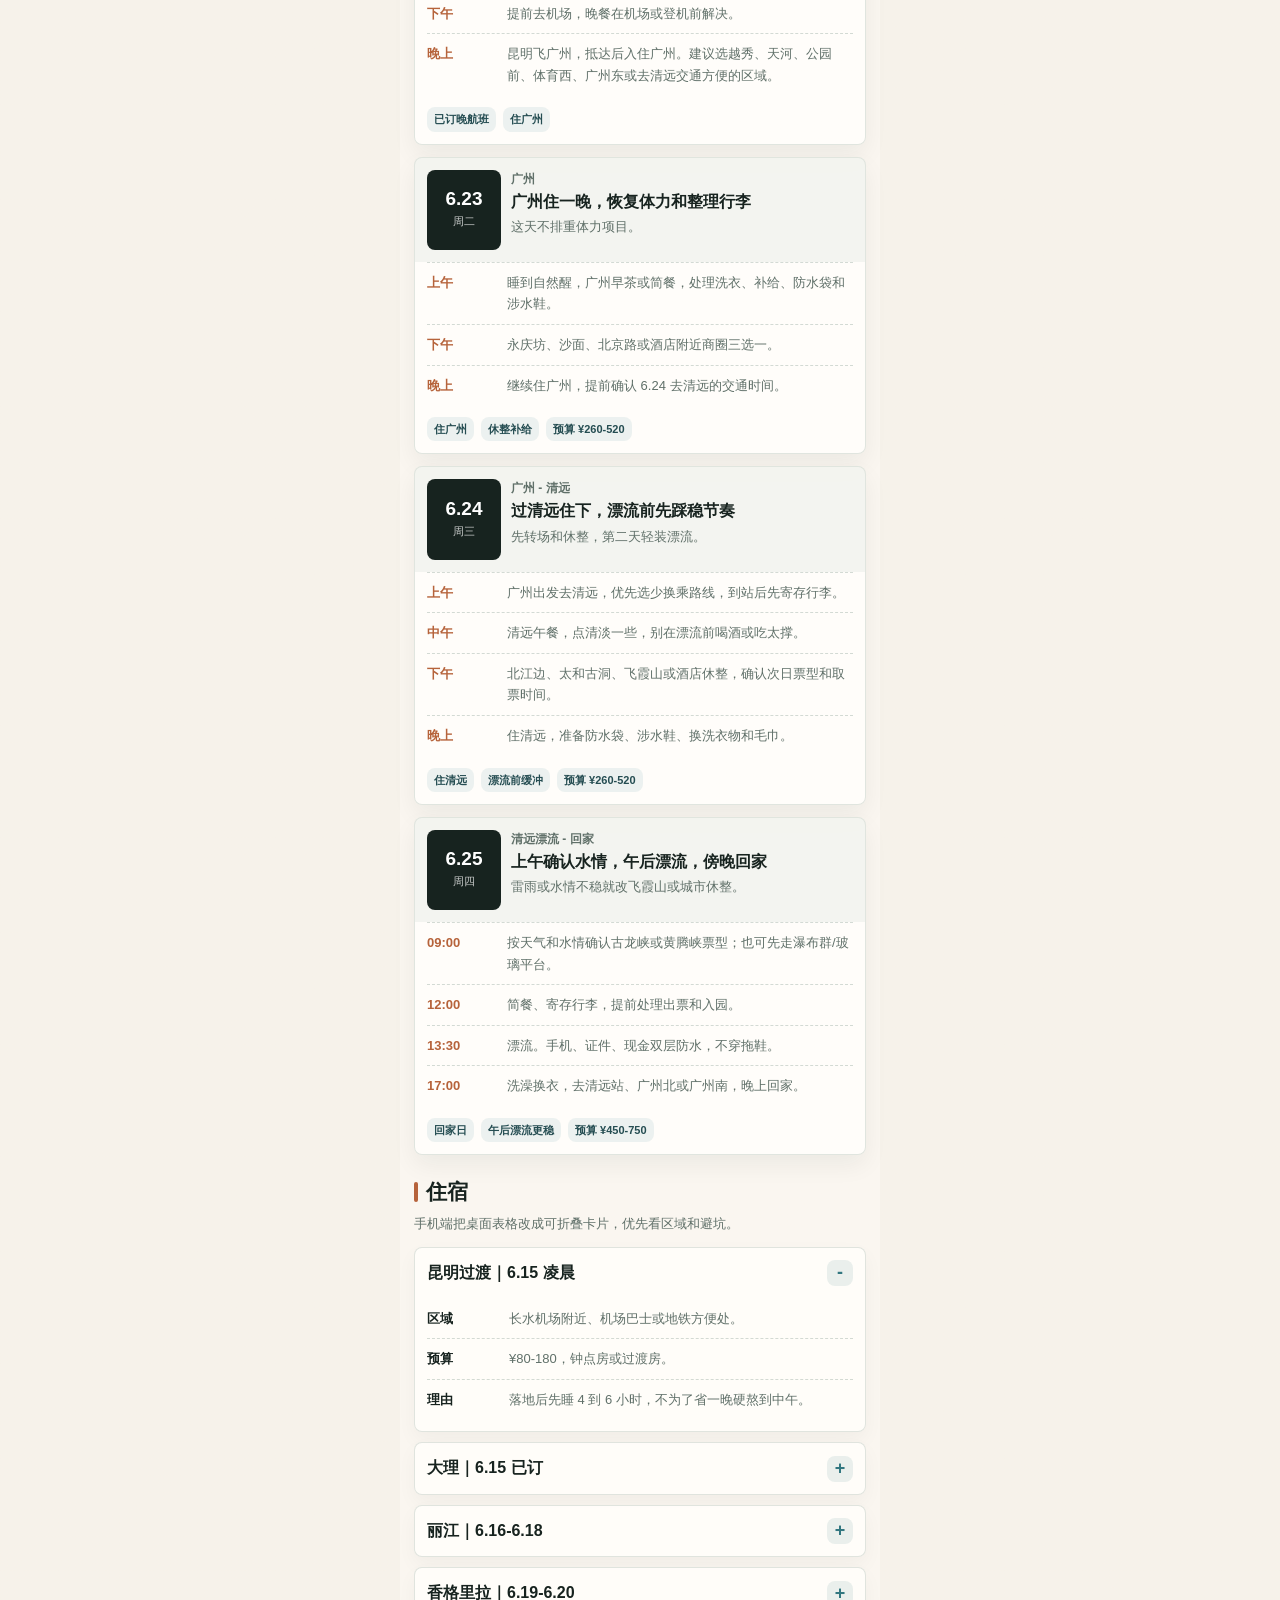
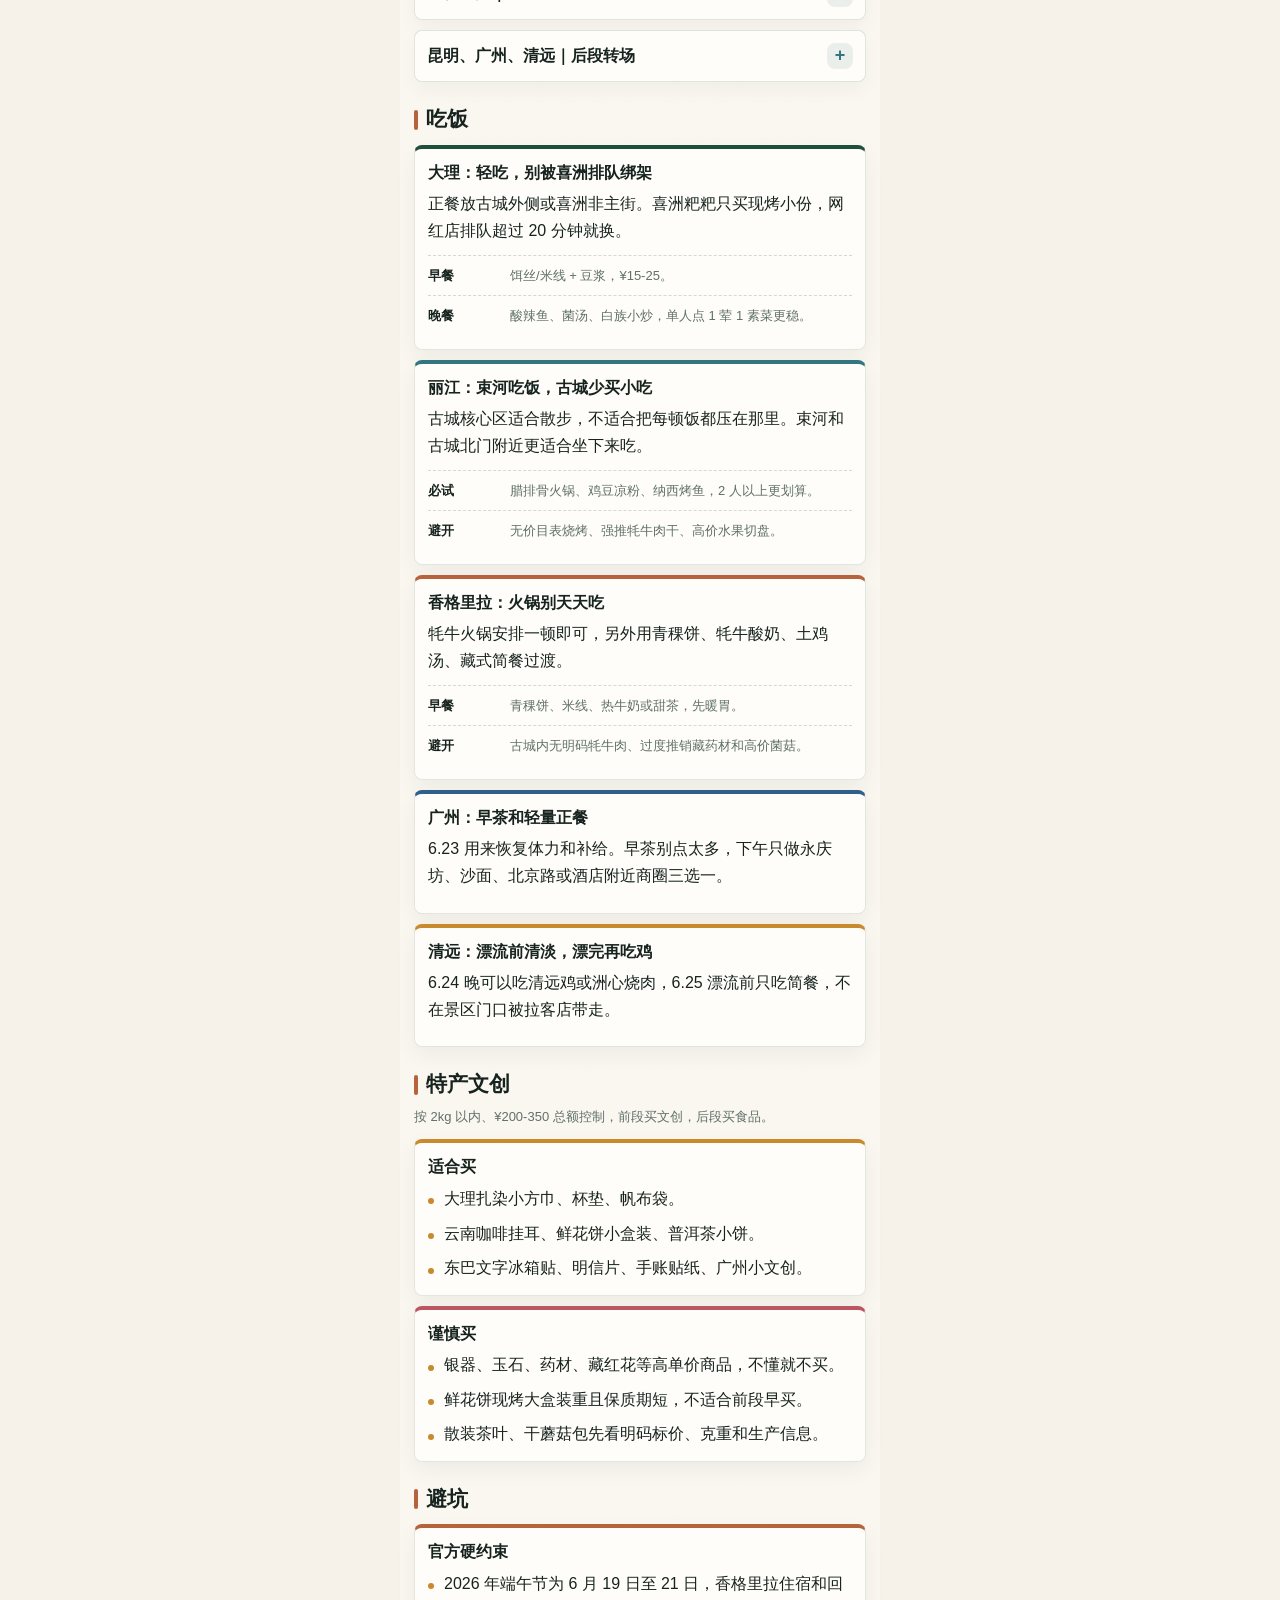
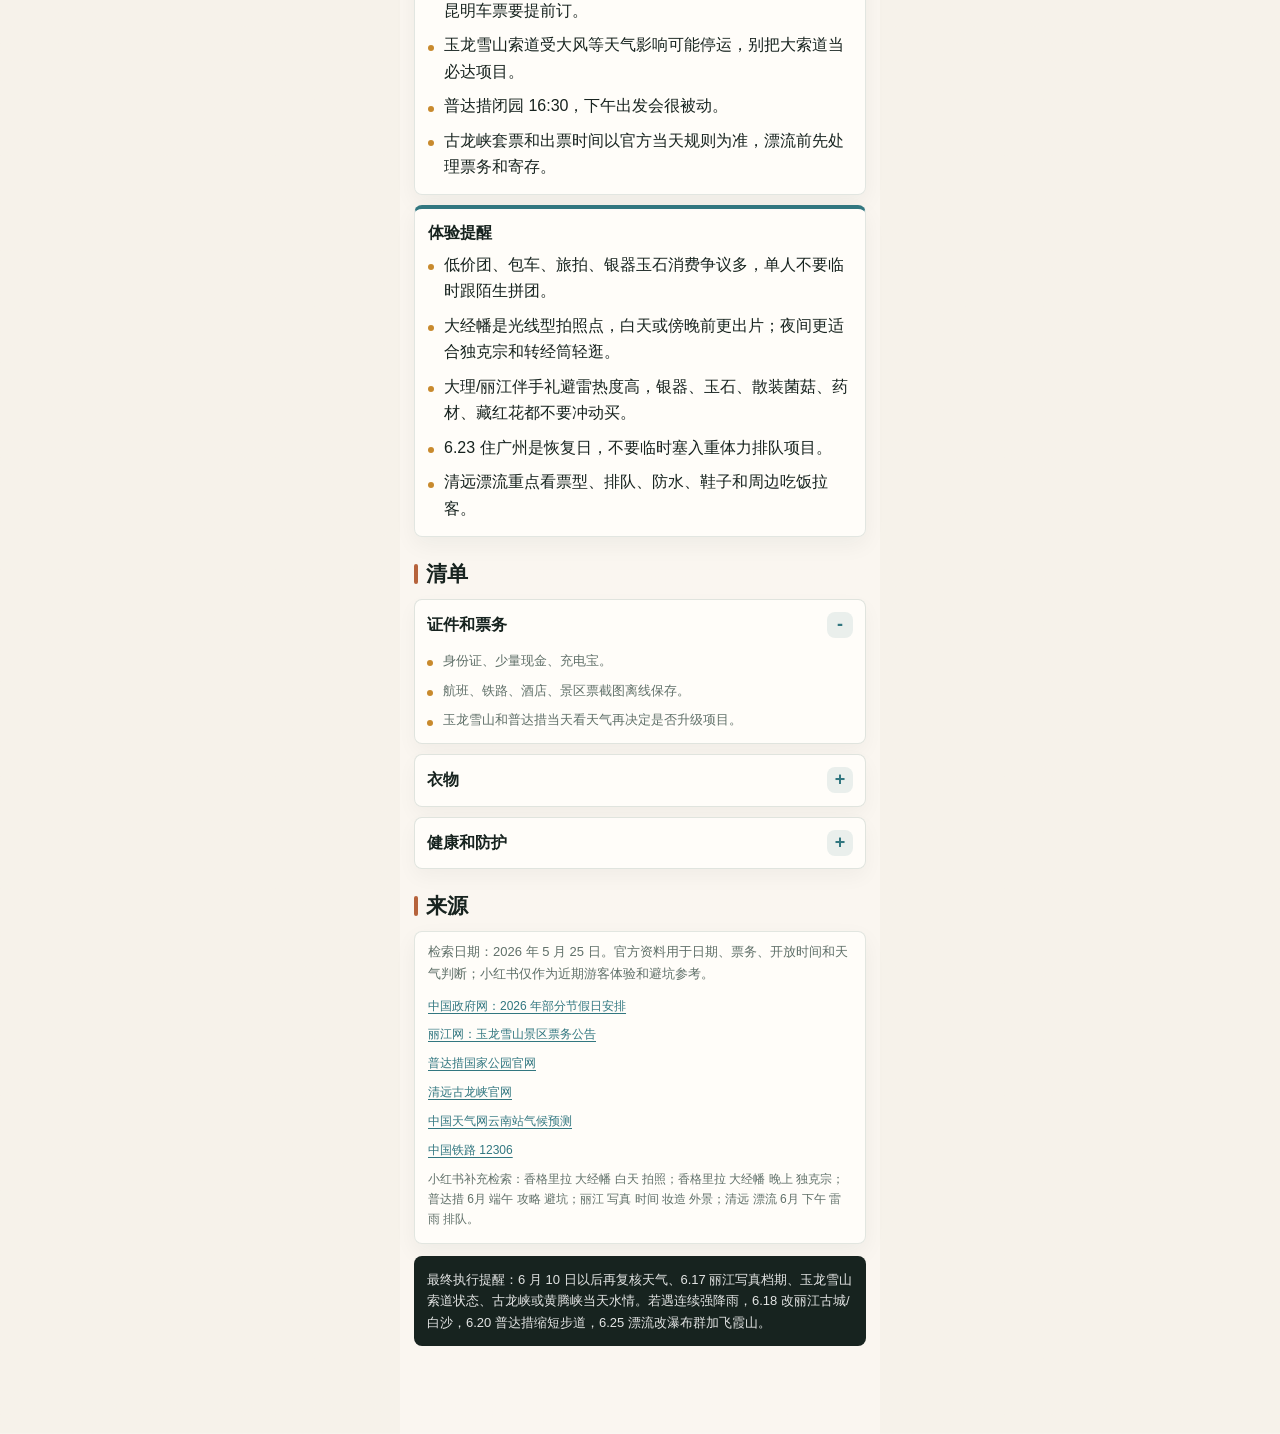
<file: yunnan/yunnan-guangdong-itinerary-mobile.html>
<!doctype html>
<html lang="zh-CN">
<head>
  <meta charset="utf-8">
  <meta name="viewport" content="width=device-width, initial-scale=1, viewport-fit=cover">
  <title>移动端 H5｜云南 + 广东 2026 年 6 月行程</title>
  <style>
    :root {
      --ink: #17231f;
      --muted: #607069;
      --paper: #fffdfa;
      --base: #f6f2ea;
      --line: #dce5df;
      --green: #214f3d;
      --teal: #327780;
      --clay: #b6633b;
      --gold: #c88a2d;
      --blue: #315f8b;
      --rose: #b95660;
      --shadow: 0 14px 32px rgba(23, 35, 31, 0.09);
    }

    * {
      box-sizing: border-box;
    }

    html {
      scroll-behavior: smooth;
      background: var(--base);
    }

    body {
      min-width: 320px;
      margin: 0;
      color: var(--ink);
      font-family: "Microsoft YaHei UI", "PingFang SC", "Noto Sans CJK SC", Arial, sans-serif;
      line-height: 1.66;
      letter-spacing: 0;
      background:
        linear-gradient(180deg, rgba(255, 253, 250, 0.92), rgba(246, 242, 234, 0.96) 280px),
        var(--base);
    }

    a {
      color: inherit;
      text-decoration: none;
    }

    img {
      display: block;
      width: 100%;
      max-width: 100%;
    }

    button,
    summary {
      font: inherit;
    }

    .app {
      width: min(100%, 480px);
      margin: 0 auto;
      padding-bottom: calc(84px + env(safe-area-inset-bottom));
      background: rgba(255, 253, 250, 0.36);
    }

    .top {
      position: sticky;
      top: 0;
      z-index: 20;
      border-bottom: 1px solid rgba(36, 77, 61, 0.12);
      background: rgba(255, 253, 250, 0.92);
      backdrop-filter: blur(16px);
    }

    .top-inner {
      display: flex;
      align-items: center;
      justify-content: space-between;
      gap: 12px;
      padding: 10px 14px;
    }

    .brand {
      min-width: 0;
    }

    .brand strong {
      display: block;
      overflow: hidden;
      text-overflow: ellipsis;
      white-space: nowrap;
      font-size: 15px;
      line-height: 1.25;
    }

    .brand span {
      display: block;
      color: var(--muted);
      font-size: 11px;
      line-height: 1.3;
    }

    .desktop-link {
      flex: 0 0 auto;
      min-height: 32px;
      padding: 6px 10px;
      border: 1px solid rgba(50, 119, 128, 0.24);
      border-radius: 8px;
      color: var(--teal);
      background: rgba(50, 119, 128, 0.08);
      font-size: 12px;
      font-weight: 700;
    }

    header {
      padding: 18px 14px 10px;
    }

    .kicker {
      display: inline-flex;
      align-items: center;
      min-height: 28px;
      padding: 5px 9px;
      border: 1px solid rgba(182, 99, 59, 0.2);
      border-radius: 8px;
      color: var(--clay);
      background: rgba(182, 99, 59, 0.08);
      font-size: 12px;
      font-weight: 800;
    }

    h1 {
      margin: 12px 0 10px;
      font-size: 30px;
      line-height: 1.16;
      letter-spacing: 0;
    }

    .lede {
      margin: 0;
      color: var(--muted);
      font-size: 14px;
    }

    .hero-actions {
      display: grid;
      grid-template-columns: 1fr 1fr;
      gap: 10px;
      margin-top: 16px;
    }

    .action {
      display: flex;
      min-height: 44px;
      align-items: center;
      justify-content: center;
      border-radius: 8px;
      font-size: 14px;
      font-weight: 800;
    }

    .action.primary {
      color: #fff;
      background: var(--green);
      box-shadow: 0 10px 24px rgba(33, 79, 61, 0.2);
    }

    .action.secondary {
      border: 1px solid rgba(33, 79, 61, 0.18);
      color: var(--green);
      background: rgba(255, 255, 255, 0.72);
    }

    .route-card {
      margin-top: 16px;
      overflow: hidden;
      border: 1px solid rgba(36, 77, 61, 0.13);
      border-radius: 8px;
      background: #fff;
      box-shadow: var(--shadow);
    }

    .route-card figcaption {
      padding: 8px 10px;
      color: var(--muted);
      font-size: 11px;
      background: #fffdfa;
    }

    main {
      padding: 0 14px;
    }

    section {
      padding: 20px 0 4px;
      scroll-margin-top: 60px;
    }

    h2 {
      display: flex;
      align-items: center;
      gap: 8px;
      margin: 0 0 12px;
      font-size: 21px;
      line-height: 1.25;
      letter-spacing: 0;
    }

    h2::before {
      content: "";
      width: 4px;
      height: 20px;
      border-radius: 4px;
      background: var(--clay);
    }

    h3 {
      margin: 0 0 8px;
      font-size: 16px;
      line-height: 1.36;
      letter-spacing: 0;
    }

    p {
      margin: 0 0 10px;
    }

    .section-note {
      margin: -4px 0 12px;
      color: var(--muted);
      font-size: 13px;
    }

    .grid {
      display: grid;
      gap: 10px;
    }

    .stats {
      grid-template-columns: 1fr 1fr;
    }

    .card {
      border: 1px solid rgba(36, 77, 61, 0.13);
      border-radius: 8px;
      padding: 13px;
      background: rgba(255, 253, 250, 0.92);
      box-shadow: 0 8px 22px rgba(23, 35, 31, 0.05);
    }

    .card.green { border-top: 4px solid var(--green); }
    .card.teal { border-top: 4px solid var(--teal); }
    .card.clay { border-top: 4px solid var(--clay); }
    .card.gold { border-top: 4px solid var(--gold); }
    .card.blue { border-top: 4px solid var(--blue); }
    .card.rose { border-top: 4px solid var(--rose); }

    .stat strong {
      display: block;
      font-size: 20px;
      line-height: 1.2;
    }

    .stat span {
      display: block;
      margin-top: 4px;
      color: var(--muted);
      font-size: 12px;
    }

    .chips {
      display: flex;
      flex-wrap: wrap;
      gap: 7px;
      margin-top: 11px;
    }

    .chip {
      display: inline-flex;
      align-items: center;
      min-height: 28px;
      padding: 4px 8px;
      border-radius: 8px;
      color: #254d52;
      background: rgba(50, 119, 128, 0.1);
      font-size: 12px;
      font-weight: 700;
    }

    .notice {
      border-left: 4px solid var(--clay);
      border-radius: 8px;
      padding: 12px;
      background: rgba(182, 99, 59, 0.09);
      font-size: 13px;
    }

    .todo {
      display: grid;
      gap: 10px;
    }

    .todo-item {
      display: grid;
      grid-template-columns: 68px minmax(0, 1fr);
      gap: 10px;
      align-items: start;
      padding-bottom: 10px;
      border-bottom: 1px dashed rgba(36, 77, 61, 0.2);
    }

    .todo-item:last-child {
      padding-bottom: 0;
      border-bottom: 0;
    }

    .badge {
      display: inline-flex;
      min-height: 30px;
      align-items: center;
      justify-content: center;
      border-radius: 8px;
      color: #fff;
      background: var(--green);
      font-size: 12px;
      font-weight: 800;
      text-align: center;
    }

    .todo-item p {
      color: var(--muted);
      font-size: 13px;
    }

    .days {
      display: grid;
      gap: 12px;
    }

    .day-card {
      overflow: hidden;
      border: 1px solid rgba(36, 77, 61, 0.14);
      border-radius: 8px;
      background: rgba(255, 253, 250, 0.94);
      box-shadow: 0 10px 24px rgba(23, 35, 31, 0.06);
    }

    .day-head {
      display: grid;
      grid-template-columns: 74px minmax(0, 1fr);
      gap: 10px;
      align-items: stretch;
      padding: 12px;
      background: rgba(36, 77, 61, 0.05);
    }

    .date {
      display: grid;
      align-content: center;
      min-height: 70px;
      border-radius: 8px;
      padding: 8px;
      color: #fff;
      background: var(--ink);
      text-align: center;
    }

    .date strong {
      font-size: 19px;
      line-height: 1.05;
    }

    .date span {
      margin-top: 3px;
      color: rgba(255, 255, 255, 0.76);
      font-size: 11px;
    }

    .day-head h3 {
      margin-top: 1px;
    }

    .route {
      color: var(--muted);
      font-size: 12px;
      font-weight: 700;
    }

    .schedule {
      display: grid;
      gap: 0;
      margin: 0;
      padding: 0 12px 12px;
      list-style: none;
    }

    .schedule li {
      display: grid;
      grid-template-columns: 70px minmax(0, 1fr);
      gap: 10px;
      padding: 9px 0;
      border-top: 1px dashed rgba(36, 77, 61, 0.2);
      color: var(--muted);
      font-size: 13px;
    }

    .schedule time {
      color: var(--clay);
      font-weight: 800;
    }

    .tags {
      display: flex;
      flex-wrap: wrap;
      gap: 7px;
      padding: 0 12px 12px;
    }

    .tag {
      min-height: 24px;
      padding: 3px 7px;
      border-radius: 8px;
      color: #254d52;
      background: rgba(50, 119, 128, 0.09);
      font-size: 11px;
      font-weight: 700;
    }

    details {
      border: 1px solid rgba(36, 77, 61, 0.14);
      border-radius: 8px;
      background: rgba(255, 253, 250, 0.92);
      box-shadow: 0 8px 20px rgba(23, 35, 31, 0.04);
    }

    details + details {
      margin-top: 10px;
    }

    summary {
      display: flex;
      min-height: 50px;
      align-items: center;
      justify-content: space-between;
      gap: 12px;
      padding: 12px;
      cursor: pointer;
      font-weight: 800;
      list-style: none;
    }

    summary::-webkit-details-marker {
      display: none;
    }

    summary::after {
      content: "+";
      flex: 0 0 auto;
      width: 26px;
      height: 26px;
      border-radius: 8px;
      color: var(--teal);
      background: rgba(50, 119, 128, 0.1);
      text-align: center;
      line-height: 24px;
      font-size: 18px;
    }

    details[open] summary::after {
      content: "-";
    }

    .detail-body {
      padding: 0 12px 12px;
      color: var(--muted);
      font-size: 13px;
    }

    .list {
      display: grid;
      gap: 8px;
      margin: 0;
      padding: 0;
      list-style: none;
    }

    .list li {
      position: relative;
      padding-left: 16px;
    }

    .list li::before {
      content: "";
      position: absolute;
      top: 0.78em;
      left: 0;
      width: 6px;
      height: 6px;
      border-radius: 50%;
      background: var(--gold);
    }

    .row {
      display: grid;
      grid-template-columns: 72px minmax(0, 1fr);
      gap: 10px;
      padding: 9px 0;
      border-top: 1px dashed rgba(36, 77, 61, 0.2);
      color: var(--muted);
      font-size: 13px;
    }

    .row:first-child {
      border-top: 0;
    }

    .row strong {
      color: var(--ink);
    }

    .food-card h3,
    .gift-card h3,
    .risk-card h3 {
      color: var(--ink);
    }

    .source-list {
      display: grid;
      gap: 9px;
      margin: 0;
      padding: 0;
      list-style: none;
      color: var(--muted);
      font-size: 12px;
    }

    .source-list a {
      color: var(--teal);
      text-decoration: underline;
      text-underline-offset: 3px;
    }

    .final-note {
      margin-top: 12px;
      padding: 13px;
      border-radius: 8px;
      color: rgba(255, 255, 255, 0.88);
      background: var(--ink);
      font-size: 13px;
    }

    .bottom-nav {
      position: fixed;
      right: 0;
      bottom: 0;
      left: 0;
      z-index: 30;
      padding: 8px 10px calc(8px + env(safe-area-inset-bottom));
      border-top: 1px solid rgba(36, 77, 61, 0.14);
      background: rgba(255, 253, 250, 0.94);
      backdrop-filter: blur(18px);
    }

    .bottom-nav-inner {
      display: grid;
      width: min(100%, 480px);
      margin: 0 auto;
      grid-template-columns: repeat(5, minmax(0, 1fr));
      gap: 6px;
    }

    .bottom-nav a {
      display: flex;
      min-height: 42px;
      align-items: center;
      justify-content: center;
      border-radius: 8px;
      color: var(--muted);
      background: rgba(33, 79, 61, 0.06);
      font-size: 12px;
      font-weight: 800;
    }

    .bottom-nav a:focus,
    .bottom-nav a:hover {
      color: #fff;
      background: var(--green);
    }

    @media (max-width: 360px) {
      h1 {
        font-size: 27px;
      }

      .hero-actions,
      .stats,
      .day-head,
      .todo-item,
      .schedule li,
      .row {
        grid-template-columns: 1fr;
      }

      .date {
        min-height: auto;
        text-align: left;
      }

      .bottom-nav-inner {
        gap: 4px;
      }

      .bottom-nav a {
        font-size: 11px;
      }
    }
  </style>
</head>
<body>
  <div class="app">
    <div class="top">
      <div class="top-inner">
        <div class="brand">
          <strong>云南 + 广东移动行程</strong>
          <span>6.14 深圳出发，6.25 回家</span>
        </div>
        <a class="desktop-link" href="yunnan-guangdong-itinerary.html">桌面版</a>
      </div>
    </div>

    <header id="top">
      <span class="kicker">2026 年 6 月｜单人预算约 5,000 元</span>
      <h1>大理、丽江、香格里拉，再接广州和清远漂流</h1>
      <p class="lede">按最新安排重排成移动端执行版：6 月 15 日中午到大理后先去喜洲，晚上回古城；6 月 16 日走洱海，黄昏去丽江；6 月 17 日留给丽江拍写真。6 月 22 日晚飞广州，6 月 23 日住广州，6 月 24 日去清远，6 月 25 日回家。</p>
      <div class="hero-actions">
        <a class="action primary" href="#daily">看每日路线</a>
        <a class="action secondary" href="#todo">看待补预订</a>
      </div>
      <figure class="route-card">
        <img src="route-poster.png" alt="深圳、昆明、大理、丽江、香格里拉、广州、清远路线示意图">
        <figcaption>路线：深圳 - 昆明 - 大理 - 丽江 - 香格里拉 - 昆明 - 广州 - 清远 - 回家。</figcaption>
      </figure>
    </header>

    <main>
      <section id="overview">
        <h2>总览</h2>
        <div class="grid stats">
          <div class="card green stat">
            <strong>12 个自然日</strong>
            <span>6.14 夜航出发，6.25 回家。</span>
          </div>
          <div class="card teal stat">
            <strong>7 天云南段</strong>
            <span>6.15 到 6.21 实玩和转场，6.22 昆明缓冲。</span>
          </div>
          <div class="card clay stat">
            <strong>大理拆两段</strong>
            <span>6.15 喜洲 + 古城，6.16 洱海 + 黄昏去丽江。</span>
          </div>
          <div class="card gold stat">
            <strong>6.22 晚航班</strong>
            <span>6.21 住昆明，避免从香格里拉长距离赶机。</span>
          </div>
        </div>
        <div class="chips">
          <span class="chip">已订 6.14 深圳飞昆明</span>
          <span class="chip">已订 6.15 大理民宿</span>
          <span class="chip">已订 6.22 昆明飞广州</span>
          <span class="chip">6.17 丽江写真</span>
          <span class="chip">6.25 回家</span>
        </div>
        <div class="notice" style="margin-top:12px;">
          路线原则：6.15 先喜洲后古城，6.16 白天洱海、黄昏去丽江，6.17 留给写真；香格里拉大经幡放白天或傍晚前拍照，夜间只轻逛独克宗和龟山转经筒；广东段按 6.23 广州、6.24 清远、6.25 回家执行。
        </div>
      </section>

      <section id="todo">
        <h2>待补预订</h2>
        <div class="card todo">
          <div class="todo-item">
            <span class="badge">已订</span>
            <div>
              <h3>现有航班锁定大框架</h3>
              <p>6.14 23:00 深圳飞昆明；6.15 住大理民宿；6.22 晚昆明飞广州，22 日住广州。</p>
            </div>
          </div>
          <div class="todo-item">
            <span class="badge">优先补</span>
            <div>
              <h3>6.16 丽江住宿 + 6.17 写真档期</h3>
              <p>6.16 黄昏到丽江后住丽江，6.17 写真提前确认店铺、妆造、拍摄时段和选片方式。</p>
            </div>
          </div>
          <div class="todo-item">
            <span class="badge">交通</span>
            <div>
              <h3>补齐云南内转场</h3>
              <p>昆明到大理、大理到丽江、丽江到香格里拉、香格里拉到昆明，车次以 12306 为准。</p>
            </div>
          </div>
          <div class="todo-item">
            <span class="badge">6.10 前后</span>
            <div>
              <h3>复核雪山、普达措、写真和清远</h3>
              <p>玉龙雪山索道受天气影响大；6.23 住广州休整，6.24 再过清远。</p>
            </div>
          </div>
          <div class="todo-item">
            <span class="badge">6.20-6.24</span>
            <div>
              <h3>确认古龙峡漂流票型</h3>
              <p>6.24 到清远住下，6.25 轻装漂流；套票和出票时间以官方当天规则为准。</p>
            </div>
          </div>
        </div>
      </section>

      <section id="daily">
        <h2>每日路线</h2>
        <div class="days">
          <article class="day-card">
            <div class="day-head">
              <div class="date"><strong>6.14</strong><span>周日</span></div>
              <div>
                <div class="route">深圳 - 昆明</div>
                <h3>23:00 飞昆明，今晚只处理休息</h3>
                <p class="section-note">落地大概率已是 6.15 凌晨，按红眼航班处理。</p>
              </div>
            </div>
            <ul class="schedule">
              <li><time>20:30</time><span>到深圳机场，晚餐提前吃，过安检后只补水和少量零食。</span></li>
              <li><time>23:00</time><span>深圳飞昆明。</span></li>
              <li><time>落地后</time><span>优先机场附近钟点房或过渡酒店休息 4 到 6 小时，不凌晨硬熬去大理。</span></li>
            </ul>
            <div class="tags"><span class="tag">新增过渡休息</span><span class="tag">不算景点日</span></div>
          </article>

          <article class="day-card">
            <div class="day-head">
              <div class="date"><strong>6.15</strong><span>周一</span></div>
              <div>
                <div class="route">昆明 - 大理</div>
                <h3>中午到大理后先去喜洲，晚上回古城</h3>
                <p class="section-note">当天不环海，先把喜洲和古城走稳。</p>
              </div>
            </div>
            <ul class="schedule">
              <li><time>08:30</time><span>从昆明机场或酒店去车站，动车到大理，尽量上午到中午抵达。</span></li>
              <li><time>12:00</time><span>到大理后寄存行李，简单午餐，联系已订民宿确认入住。</span></li>
              <li><time>13:30</time><span>去喜洲，走古镇主街、稻田和严家大院周边，喜洲粑粑只当小吃。</span></li>
              <li><time>17:30</time><span>回大理古城，入住民宿。</span></li>
              <li><time>晚上</time><span>古城南门、五华楼、人民路轻逛，晚餐后早休息。</span></li>
            </ul>
            <div class="tags"><span class="tag">已订大理民宿</span><span class="tag">喜洲优先</span><span class="tag">预算 ¥280-460</span></div>
          </article>

          <article class="day-card">
            <div class="day-head">
              <div class="date"><strong>6.16</strong><span>周二</span></div>
              <div>
                <div class="route">大理 - 丽江</div>
                <h3>洱海白天走，黄昏过丽江</h3>
                <p class="section-note">不强行把双廊也塞进同一天。</p>
              </div>
            </div>
            <ul class="schedule">
              <li><time>08:30</time><span>古城出发去龙龛或才村，步行或短骑洱海生态廊道。</span></li>
              <li><time>11:30</time><span>午餐放洱海西线或古城外侧，避开临湖高价套餐。</span></li>
              <li><time>14:00</time><span>按体力补周城扎染、海舌周边或洱海咖啡，只选一到两个点。</span></li>
              <li><time>17:30</time><span>回民宿取行李，黄昏或傍晚动车/汽车去丽江。</span></li>
              <li><time>晚上</time><span>入住丽江，确认 6.17 写真集合时间。</span></li>
            </ul>
            <div class="tags"><span class="tag">白天洱海</span><span class="tag">黄昏过丽江</span><span class="tag">预算 ¥420-680</span></div>
          </article>

          <article class="day-card">
            <div class="day-head">
              <div class="date"><strong>6.17</strong><span>周三</span></div>
              <div>
                <div class="route">丽江写真</div>
                <h3>整天留给拍写真，晚上只轻逛</h3>
                <p class="section-note">选衣、妆造、拍摄和选片都需要完整时间。</p>
              </div>
            </div>
            <ul class="schedule">
              <li><time>上午</time><span>到店选衣、妆造、沟通风格和拍摄路线；早餐吃清淡。</span></li>
              <li><time>中午</time><span>拍摄间隙补简餐和热水，不安排远距离景点。</span></li>
              <li><time>下午</time><span>完成古城、束河、白沙或外景拍摄，以写真店实际路线为准。</span></li>
              <li><time>晚上</time><span>确认选片和精修交付方式，准备 6.18 玉龙雪山衣物。</span></li>
            </ul>
            <div class="tags"><span class="tag">住丽江</span><span class="tag">写真优先</span><span class="tag">预算 ¥500-1,200</span></div>
          </article>

          <article class="day-card">
            <div class="day-head">
              <div class="date"><strong>6.18</strong><span>周四</span></div>
              <div>
                <div class="route">玉龙雪山</div>
                <h3>雪山放早上，下午蓝月谷或白沙古镇</h3>
                <p class="section-note">大索道看天气和票，不作为必达项目。</p>
              </div>
            </div>
            <ul class="schedule">
              <li><time>07:00</time><span>出发去玉龙雪山，门票、观光车和索道以官方实时规则为准。</span></li>
              <li><time>09:00</time><span>若大索道天气和票都合适再上；预算优先选云杉坪和蓝月谷。</span></li>
              <li><time>13:30</time><span>蓝月谷轻走，不长时间淋雨或涉水拍照。</span></li>
              <li><time>16:30</time><span>回丽江休息；索道因风停运则改白沙、束河、黑龙潭。</span></li>
            </ul>
            <div class="tags"><span class="tag">住丽江第二晚</span><span class="tag">高反谨慎</span><span class="tag">预算 ¥300-650</span></div>
          </article>

          <article class="day-card">
            <div class="day-head">
              <div class="date"><strong>6.19</strong><span>周五</span></div>
              <div>
                <div class="route">丽江 - 香格里拉</div>
                <h3>端午第一天上高原，下午只排轻项目</h3>
                <p class="section-note">海拔上来后先观察身体状态。</p>
              </div>
            </div>
            <ul class="schedule">
              <li><time>09:00</time><span>丽江动车或汽车去香格里拉，到站先入住独克宗外侧或月光广场附近。</span></li>
              <li><time>14:30</time><span>身体状态好就轻量选纳帕海短线或松赞林寺外观；头痛明显就取消景点。</span></li>
              <li><time>16:30</time><span>天气和体力都合适时去大经幡、月光广场和龟山周边，利用白天到傍晚前的光线拍照。</span></li>
              <li><time>18:30</time><span>牦牛肉火锅或藏式简餐，少喝酒；晚上只走独克宗、月光广场和龟山转经筒。</span></li>
            </ul>
            <div class="tags"><span class="tag">住香格里拉</span><span class="tag">大经幡</span><span class="tag">预算 ¥330-560</span></div>
          </article>

          <article class="day-card">
            <div class="day-head">
              <div class="date"><strong>6.20</strong><span>周六</span></div>
              <div>
                <div class="route">普达措</div>
                <h3>普达措国家公园，早进早出</h3>
                <p class="section-note">6 月可能下雨，穿防滑鞋并缩短步道。</p>
              </div>
            </div>
            <ul class="schedule">
              <li><time>08:00</time><span>普达措官网公示开园 08:00、闭园 16:30，门票 ¥138。</span></li>
              <li><time>09:00</time><span>属都湖、碧塔海步道按体力取舍。</span></li>
              <li><time>14:30</time><span>返程回市区，不叠加虎跳峡或梅里雪山。</span></li>
              <li><time>晚上</time><span>独克宗古城吃藏餐，补水，早点休息。</span></li>
            </ul>
            <div class="tags"><span class="tag">住香格里拉第二晚</span><span class="tag">预算 ¥300-480</span></div>
          </article>

          <article class="day-card">
            <div class="day-head">
              <div class="date"><strong>6.21</strong><span>周日</span></div>
              <div>
                <div class="route">香格里拉 - 昆明</div>
                <h3>上午补大经幡或纳帕海，下午回昆明住下</h3>
                <p class="section-note">这晚住昆明，是为了 6.22 晚航班留缓冲。</p>
              </div>
            </div>
            <ul class="schedule">
              <li><time>09:00</time><span>若 6.19 没拍成大经幡，上午先补大经幡和月光广场；若已完成，则走纳帕海短线，不再塞完整松赞林寺。</span></li>
              <li><time>12:30</time><span>午餐后取行李，经丽江回昆明，具体车次以 12306 为准。</span></li>
              <li><time>晚上</time><span>住昆明站、塘子巷或机场线沿线。</span></li>
            </ul>
            <div class="tags"><span class="tag">住昆明</span><span class="tag">预算 ¥420-700</span></div>
          </article>

          <article class="day-card">
            <div class="day-head">
              <div class="date"><strong>6.22</strong><span>周一</span></div>
              <div>
                <div class="route">昆明 - 广州</div>
                <h3>白天昆明缓冲，晚上飞广州</h3>
                <p class="section-note">晚航班当天不排远景点。</p>
              </div>
            </div>
            <ul class="schedule">
              <li><time>上午</time><span>睡到自然醒，翠湖、陆军讲武堂、南强街轻走，或只在酒店附近休整。</span></li>
              <li><time>下午</time><span>提前去机场，晚餐在机场或登机前解决。</span></li>
              <li><time>晚上</time><span>昆明飞广州，抵达后入住广州。建议选越秀、天河、公园前、体育西、广州东或去清远交通方便的区域。</span></li>
            </ul>
            <div class="tags"><span class="tag">已订晚航班</span><span class="tag">住广州</span></div>
          </article>

          <article class="day-card">
            <div class="day-head">
              <div class="date"><strong>6.23</strong><span>周二</span></div>
              <div>
                <div class="route">广州</div>
                <h3>广州住一晚，恢复体力和整理行李</h3>
                <p class="section-note">这天不排重体力项目。</p>
              </div>
            </div>
            <ul class="schedule">
              <li><time>上午</time><span>睡到自然醒，广州早茶或简餐，处理洗衣、补给、防水袋和涉水鞋。</span></li>
              <li><time>下午</time><span>永庆坊、沙面、北京路或酒店附近商圈三选一。</span></li>
              <li><time>晚上</time><span>继续住广州，提前确认 6.24 去清远的交通时间。</span></li>
            </ul>
            <div class="tags"><span class="tag">住广州</span><span class="tag">休整补给</span><span class="tag">预算 ¥260-520</span></div>
          </article>

          <article class="day-card">
            <div class="day-head">
              <div class="date"><strong>6.24</strong><span>周三</span></div>
              <div>
                <div class="route">广州 - 清远</div>
                <h3>过清远住下，漂流前先踩稳节奏</h3>
                <p class="section-note">先转场和休整，第二天轻装漂流。</p>
              </div>
            </div>
            <ul class="schedule">
              <li><time>上午</time><span>广州出发去清远，优先选少换乘路线，到站后先寄存行李。</span></li>
              <li><time>中午</time><span>清远午餐，点清淡一些，别在漂流前喝酒或吃太撑。</span></li>
              <li><time>下午</time><span>北江边、太和古洞、飞霞山或酒店休整，确认次日票型和取票时间。</span></li>
              <li><time>晚上</time><span>住清远，准备防水袋、涉水鞋、换洗衣物和毛巾。</span></li>
            </ul>
            <div class="tags"><span class="tag">住清远</span><span class="tag">漂流前缓冲</span><span class="tag">预算 ¥260-520</span></div>
          </article>

          <article class="day-card">
            <div class="day-head">
              <div class="date"><strong>6.25</strong><span>周四</span></div>
              <div>
                <div class="route">清远漂流 - 回家</div>
                <h3>上午确认水情，午后漂流，傍晚回家</h3>
                <p class="section-note">雷雨或水情不稳就改飞霞山或城市休整。</p>
              </div>
            </div>
            <ul class="schedule">
              <li><time>09:00</time><span>按天气和水情确认古龙峡或黄腾峡票型；也可先走瀑布群/玻璃平台。</span></li>
              <li><time>12:00</time><span>简餐、寄存行李，提前处理出票和入园。</span></li>
              <li><time>13:30</time><span>漂流。手机、证件、现金双层防水，不穿拖鞋。</span></li>
              <li><time>17:00</time><span>洗澡换衣，去清远站、广州北或广州南，晚上回家。</span></li>
            </ul>
            <div class="tags"><span class="tag">回家日</span><span class="tag">午后漂流更稳</span><span class="tag">预算 ¥450-750</span></div>
          </article>
        </div>
      </section>

      <section id="stay">
        <h2>住宿</h2>
        <p class="section-note">手机端把桌面表格改成可折叠卡片，优先看区域和避坑。</p>
        <details open>
          <summary>昆明过渡｜6.15 凌晨</summary>
          <div class="detail-body">
            <div class="row"><strong>区域</strong><span>长水机场附近、机场巴士或地铁方便处。</span></div>
            <div class="row"><strong>预算</strong><span>¥80-180，钟点房或过渡房。</span></div>
            <div class="row"><strong>理由</strong><span>落地后先睡 4 到 6 小时，不为了省一晚硬熬到中午。</span></div>
          </div>
        </details>
        <details>
          <summary>大理｜6.15 已订</summary>
          <div class="detail-body">
            <div class="row"><strong>区域</strong><span>已订民宿附近、古城东/南门外侧、才村或龙龛方向。</span></div>
            <div class="row"><strong>预算</strong><span>¥130-220/晚。</span></div>
            <div class="row"><strong>避坑</strong><span>6.15 住大理，6.16 白天洱海后取行李去丽江；不建议为了景观临时换住双廊。</span></div>
          </div>
        </details>
        <details>
          <summary>丽江｜6.16-6.18</summary>
          <div class="detail-body">
            <div class="row"><strong>区域</strong><span>古城北门、束河、黑龙潭附近。</span></div>
            <div class="row"><strong>预算</strong><span>¥130-220/晚。</span></div>
            <div class="row"><strong>避坑</strong><span>连续住三晚，方便 6.17 写真和 6.18 玉龙雪山接送；避开四方街、酒吧街核心。</span></div>
          </div>
        </details>
        <details>
          <summary>香格里拉｜6.19-6.20</summary>
          <div class="detail-body">
            <div class="row"><strong>区域</strong><span>独克宗古城外侧、月光广场附近。</span></div>
            <div class="row"><strong>预算</strong><span>¥140-260/晚。</span></div>
            <div class="row"><strong>避坑</strong><span>优先选供暖、热水稳定、低楼层或有电梯的酒店，端午越早订越稳。</span></div>
          </div>
        </details>
        <details>
          <summary>昆明、广州、清远｜后段转场</summary>
          <div class="detail-body">
            <div class="row"><strong>昆明</strong><span>6.21 住昆明站、塘子巷、机场线沿线，预算 ¥160-260/晚。</span></div>
            <div class="row"><strong>广州</strong><span>6.22-6.23 住越秀、天河、公园前、体育西、广州东或去清远交通方便处，预算 ¥220-380/晚。</span></div>
            <div class="row"><strong>清远</strong><span>6.24 住清新区、古龙峡周边或清远站与景区之间，预算 ¥150-280/晚。</span></div>
          </div>
        </details>
      </section>

      <section id="food">
        <h2>吃饭</h2>
        <div class="grid">
          <div class="card green food-card">
            <h3>大理：轻吃，别被喜洲排队绑架</h3>
            <p>正餐放古城外侧或喜洲非主街。喜洲粑粑只买现烤小份，网红店排队超过 20 分钟就换。</p>
            <div class="row"><strong>早餐</strong><span>饵丝/米线 + 豆浆，¥15-25。</span></div>
            <div class="row"><strong>晚餐</strong><span>酸辣鱼、菌汤、白族小炒，单人点 1 荤 1 素菜更稳。</span></div>
          </div>
          <div class="card teal food-card">
            <h3>丽江：束河吃饭，古城少买小吃</h3>
            <p>古城核心区适合散步，不适合把每顿饭都压在那里。束河和古城北门附近更适合坐下来吃。</p>
            <div class="row"><strong>必试</strong><span>腊排骨火锅、鸡豆凉粉、纳西烤鱼，2 人以上更划算。</span></div>
            <div class="row"><strong>避开</strong><span>无价目表烧烤、强推牦牛肉干、高价水果切盘。</span></div>
          </div>
          <div class="card clay food-card">
            <h3>香格里拉：火锅别天天吃</h3>
            <p>牦牛火锅安排一顿即可，另外用青稞饼、牦牛酸奶、土鸡汤、藏式简餐过渡。</p>
            <div class="row"><strong>早餐</strong><span>青稞饼、米线、热牛奶或甜茶，先暖胃。</span></div>
            <div class="row"><strong>避开</strong><span>古城内无明码牦牛肉、过度推销藏药材和高价菌菇。</span></div>
          </div>
          <div class="card blue food-card">
            <h3>广州：早茶和轻量正餐</h3>
            <p>6.23 用来恢复体力和补给。早茶别点太多，下午只做永庆坊、沙面、北京路或酒店附近商圈三选一。</p>
          </div>
          <div class="card gold food-card">
            <h3>清远：漂流前清淡，漂完再吃鸡</h3>
            <p>6.24 晚可以吃清远鸡或洲心烧肉，6.25 漂流前只吃简餐，不在景区门口被拉客店带走。</p>
          </div>
        </div>
      </section>

      <section id="gifts">
        <h2>特产文创</h2>
        <p class="section-note">按 2kg 以内、¥200-350 总额控制，前段买文创，后段买食品。</p>
        <div class="grid">
          <div class="card gold gift-card">
            <h3>适合买</h3>
            <ul class="list">
              <li>大理扎染小方巾、杯垫、帆布袋。</li>
              <li>云南咖啡挂耳、鲜花饼小盒装、普洱茶小饼。</li>
              <li>东巴文字冰箱贴、明信片、手账贴纸、广州小文创。</li>
            </ul>
          </div>
          <div class="card rose gift-card">
            <h3>谨慎买</h3>
            <ul class="list">
              <li>银器、玉石、药材、藏红花等高单价商品，不懂就不买。</li>
              <li>鲜花饼现烤大盒装重且保质期短，不适合前段早买。</li>
              <li>散装茶叶、干蘑菇包先看明码标价、克重和生产信息。</li>
            </ul>
          </div>
        </div>
      </section>

      <section id="risks">
        <h2>避坑</h2>
        <div class="grid">
          <div class="card clay risk-card">
            <h3>官方硬约束</h3>
            <ul class="list">
              <li>2026 年端午节为 6 月 19 日至 21 日，香格里拉住宿和回昆明车票要提前订。</li>
              <li>玉龙雪山索道受大风等天气影响可能停运，别把大索道当必达项目。</li>
              <li>普达措闭园 16:30，下午出发会很被动。</li>
              <li>古龙峡套票和出票时间以官方当天规则为准，漂流前先处理票务和寄存。</li>
            </ul>
          </div>
          <div class="card teal risk-card">
            <h3>体验提醒</h3>
            <ul class="list">
              <li>低价团、包车、旅拍、银器玉石消费争议多，单人不要临时跟陌生拼团。</li>
              <li>大经幡是光线型拍照点，白天或傍晚前更出片；夜间更适合独克宗和转经筒轻逛。</li>
              <li>大理/丽江伴手礼避雷热度高，银器、玉石、散装菌菇、药材、藏红花都不要冲动买。</li>
              <li>6.23 住广州是恢复日，不要临时塞入重体力排队项目。</li>
              <li>清远漂流重点看票型、排队、防水、鞋子和周边吃饭拉客。</li>
            </ul>
          </div>
        </div>
      </section>

      <section id="pack">
        <h2>清单</h2>
        <details open>
          <summary>证件和票务</summary>
          <div class="detail-body">
            <ul class="list">
              <li>身份证、少量现金、充电宝。</li>
              <li>航班、铁路、酒店、景区票截图离线保存。</li>
              <li>玉龙雪山和普达措当天看天气再决定是否升级项目。</li>
            </ul>
          </div>
        </details>
        <details>
          <summary>衣物</summary>
          <div class="detail-body">
            <ul class="list">
              <li>薄外套、速干长裤、防晒帽、墨镜。</li>
              <li>香格里拉早晚冷，带轻羽绒或抓绒。</li>
              <li>清远漂流单独准备换洗衣物、涉水鞋、毛巾。</li>
            </ul>
          </div>
        </details>
        <details>
          <summary>健康和防护</summary>
          <div class="detail-body">
            <ul class="list">
              <li>高原段少饮酒，第一晚到香格里拉不洗太久热水澡。</li>
              <li>防晒霜、雨衣、防水袋、肠胃药、晕车药。</li>
              <li>漂流当天手机和证件双层防水，眼镜加防丢绳。</li>
            </ul>
          </div>
        </details>
      </section>

      <section id="sources">
        <h2>来源</h2>
        <div class="card">
          <p class="section-note">检索日期：2026 年 5 月 25 日。官方资料用于日期、票务、开放时间和天气判断；小红书仅作为近期游客体验和避坑参考。</p>
          <ul class="source-list">
            <li><a href="https://www.gov.cn/zhengce/zhengceku/202511/content_7047091.htm" target="_blank" rel="noopener">中国政府网：2026 年部分节假日安排</a></li>
            <li><a href="https://www.lijiang.cn/article/172717.html" target="_blank" rel="noopener">丽江网：玉龙雪山景区票务公告</a></li>
            <li><a href="https://www.pdcuo.cn/" target="_blank" rel="noopener">普达措国家公园官网</a></li>
            <li><a href="https://www.gulongxia.com/" target="_blank" rel="noopener">清远古龙峡官网</a></li>
            <li><a href="https://www.weather.com.cn/yunnan/tqyw/05/4641222.shtml" target="_blank" rel="noopener">中国天气网云南站气候预测</a></li>
            <li><a href="https://www.12306.cn/" target="_blank" rel="noopener">中国铁路 12306</a></li>
            <li>小红书补充检索：香格里拉 大经幡 白天 拍照；香格里拉 大经幡 晚上 独克宗；普达措 6月 端午 攻略 避坑；丽江 写真 时间 妆造 外景；清远 漂流 6月 下午 雷雨 排队。</li>
          </ul>
        </div>
        <div class="final-note">
          最终执行提醒：6 月 10 日以后再复核天气、6.17 丽江写真档期、玉龙雪山索道状态、古龙峡或黄腾峡当天水情。若遇连续强降雨，6.18 改丽江古城/白沙，6.20 普达措缩短步道，6.25 漂流改瀑布群加飞霞山。
        </div>
      </section>
    </main>
  </div>

  <nav class="bottom-nav" aria-label="移动端快捷导航">
    <div class="bottom-nav-inner">
      <a href="#overview">总览</a>
      <a href="#todo">预订</a>
      <a href="#daily">路线</a>
      <a href="#stay">住宿</a>
      <a href="#risks">避坑</a>
    </div>
  </nav>
</body>
</html>
</file>
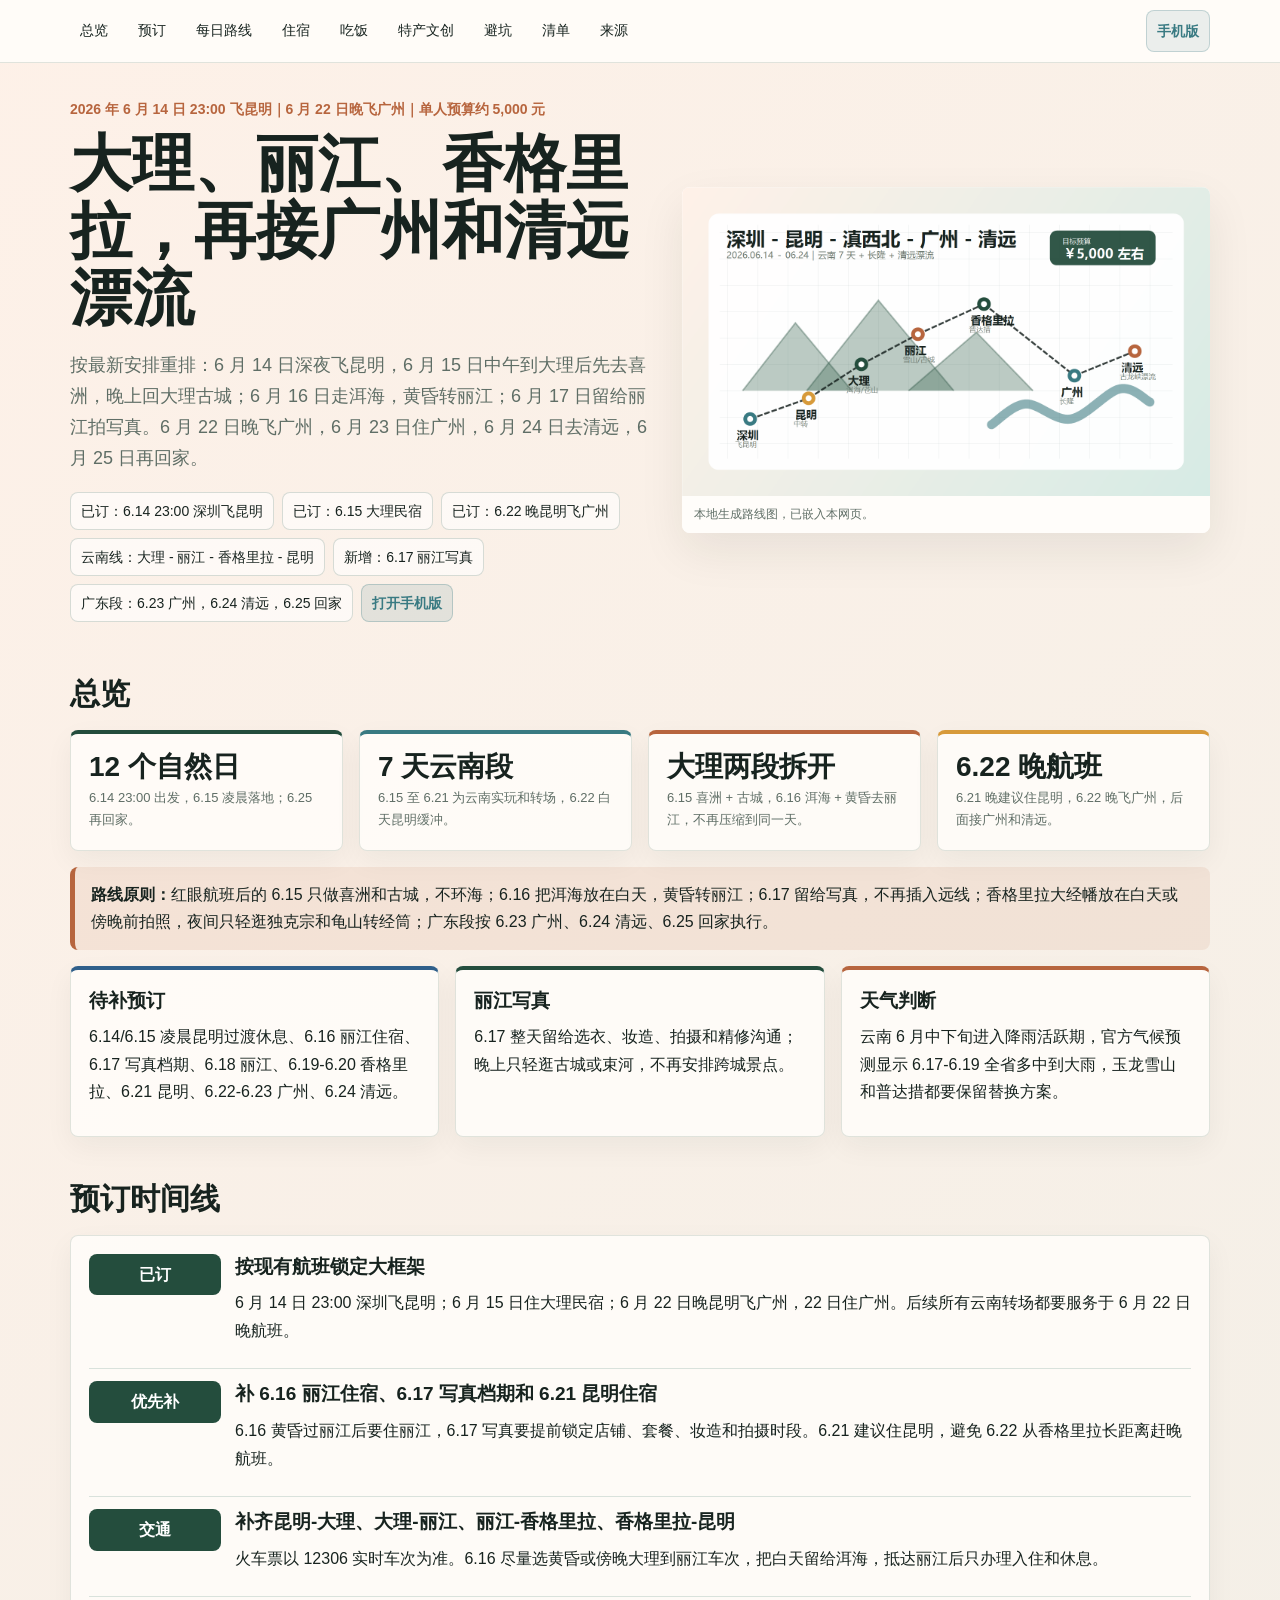
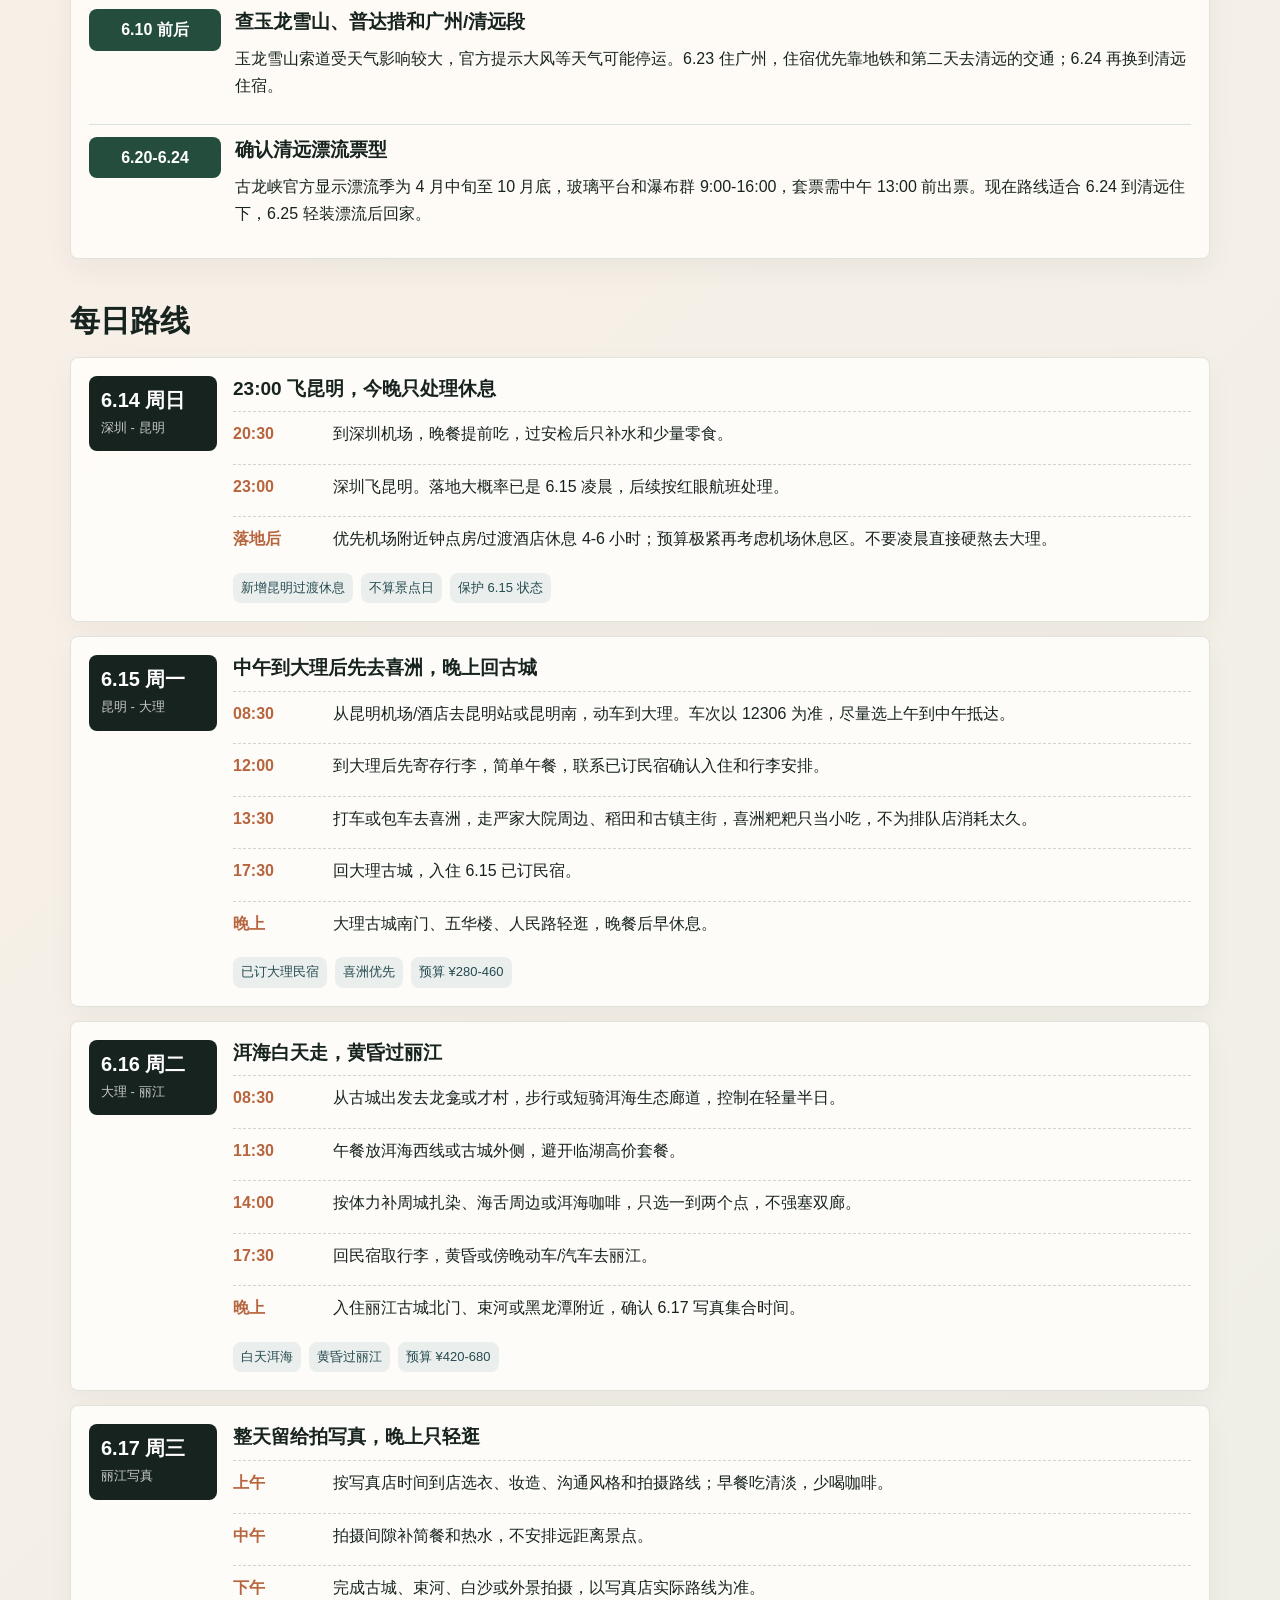
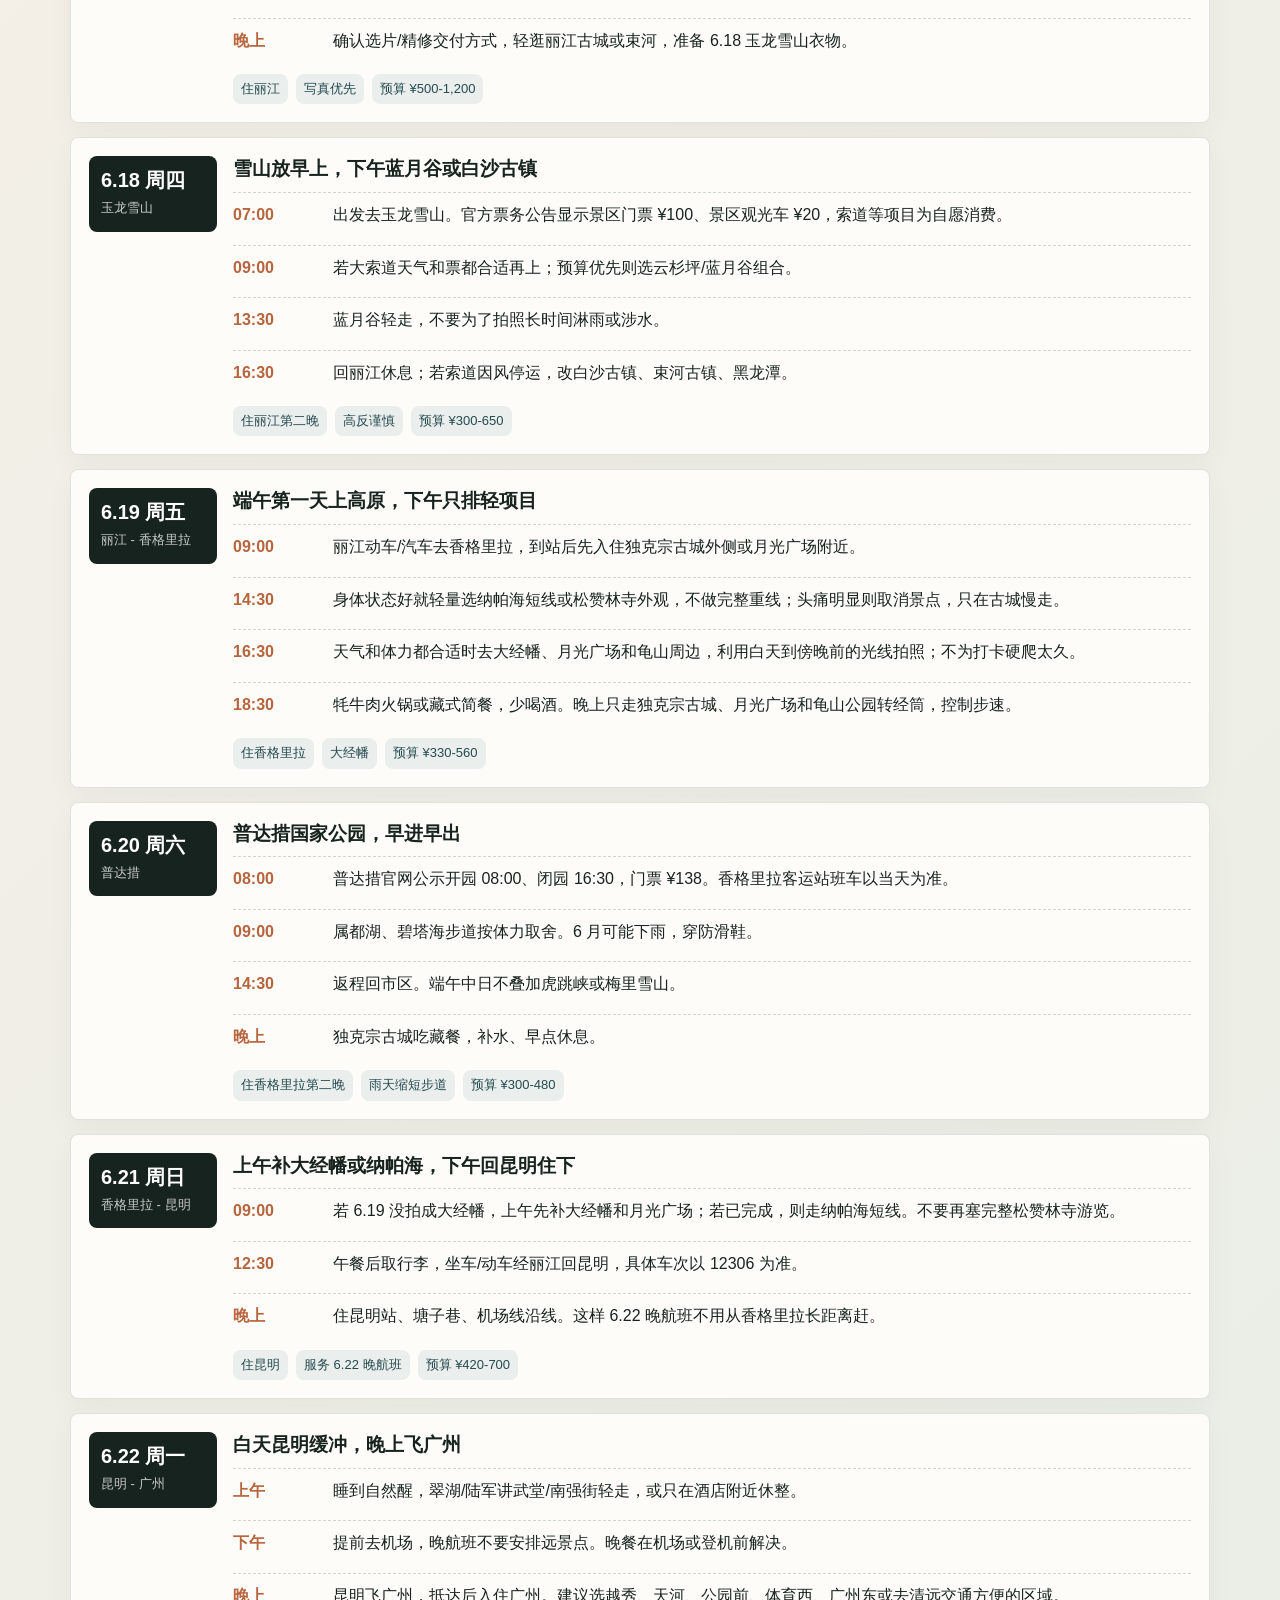
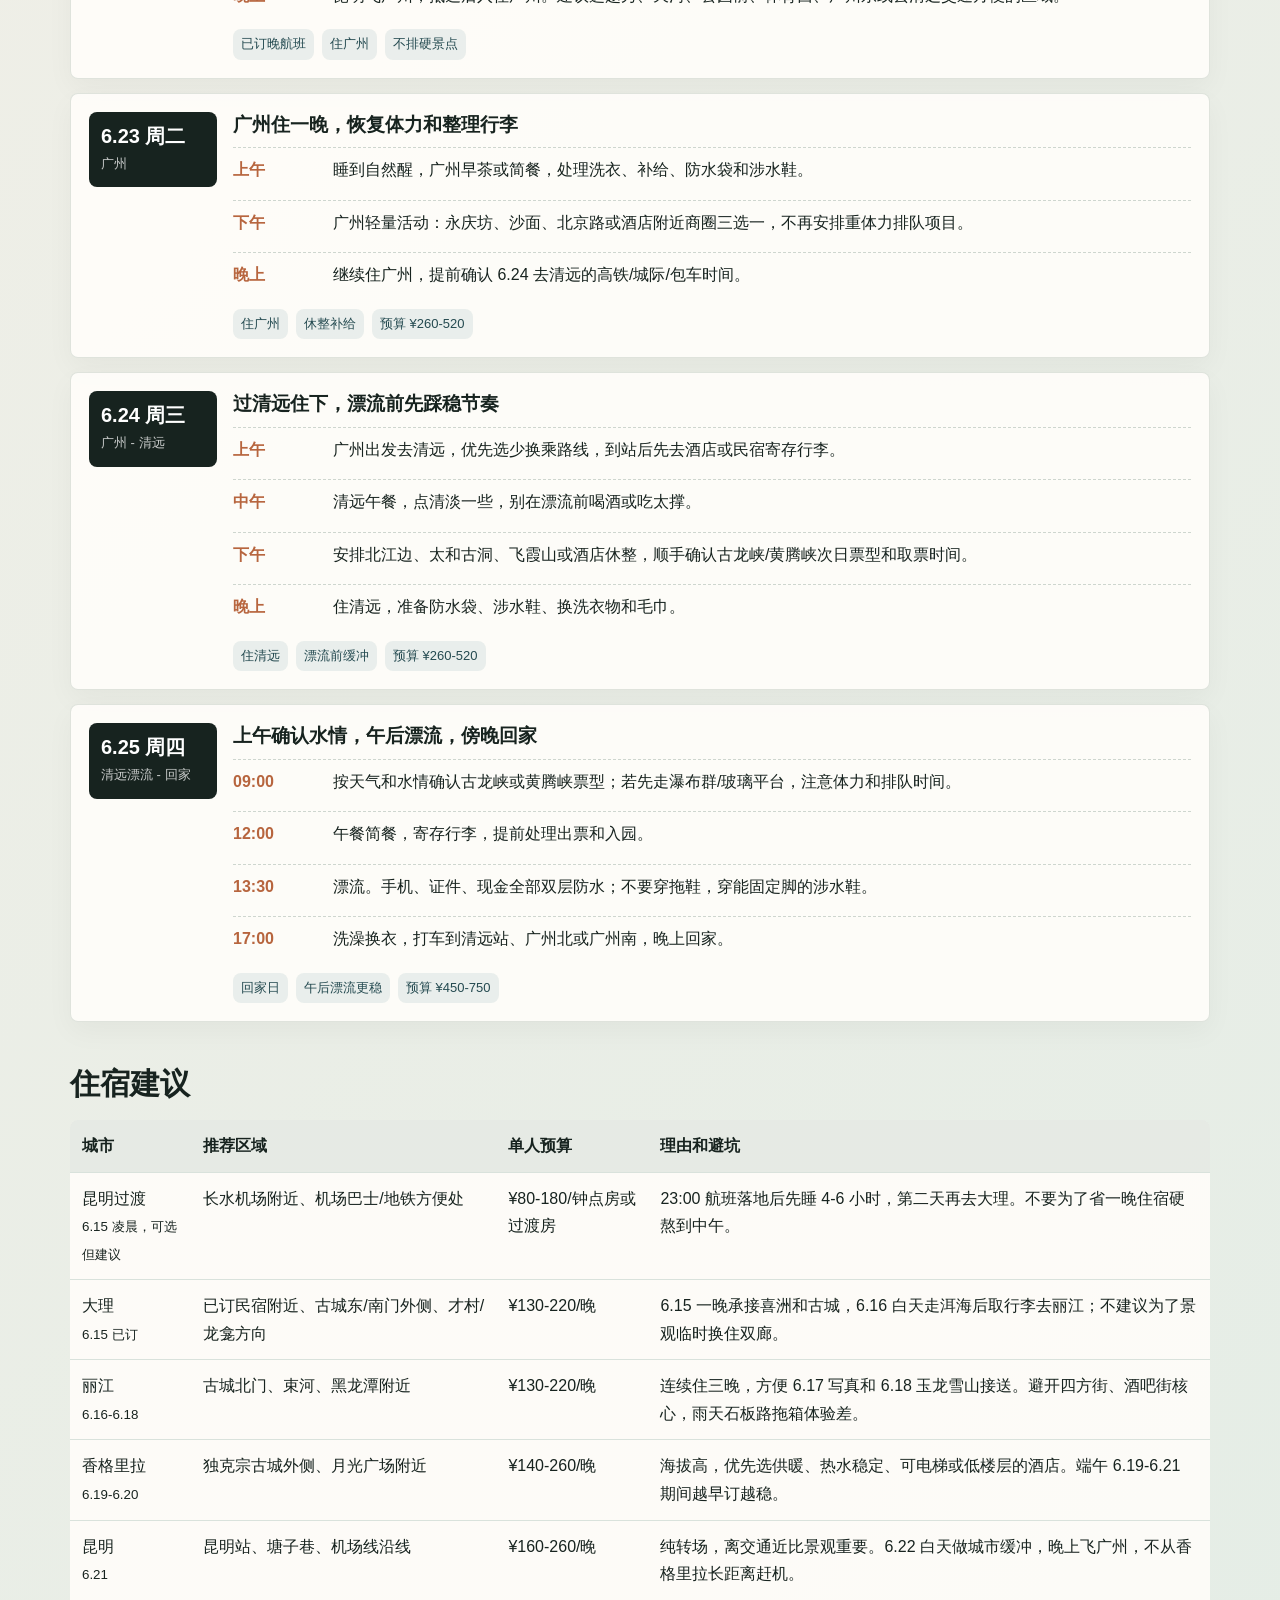
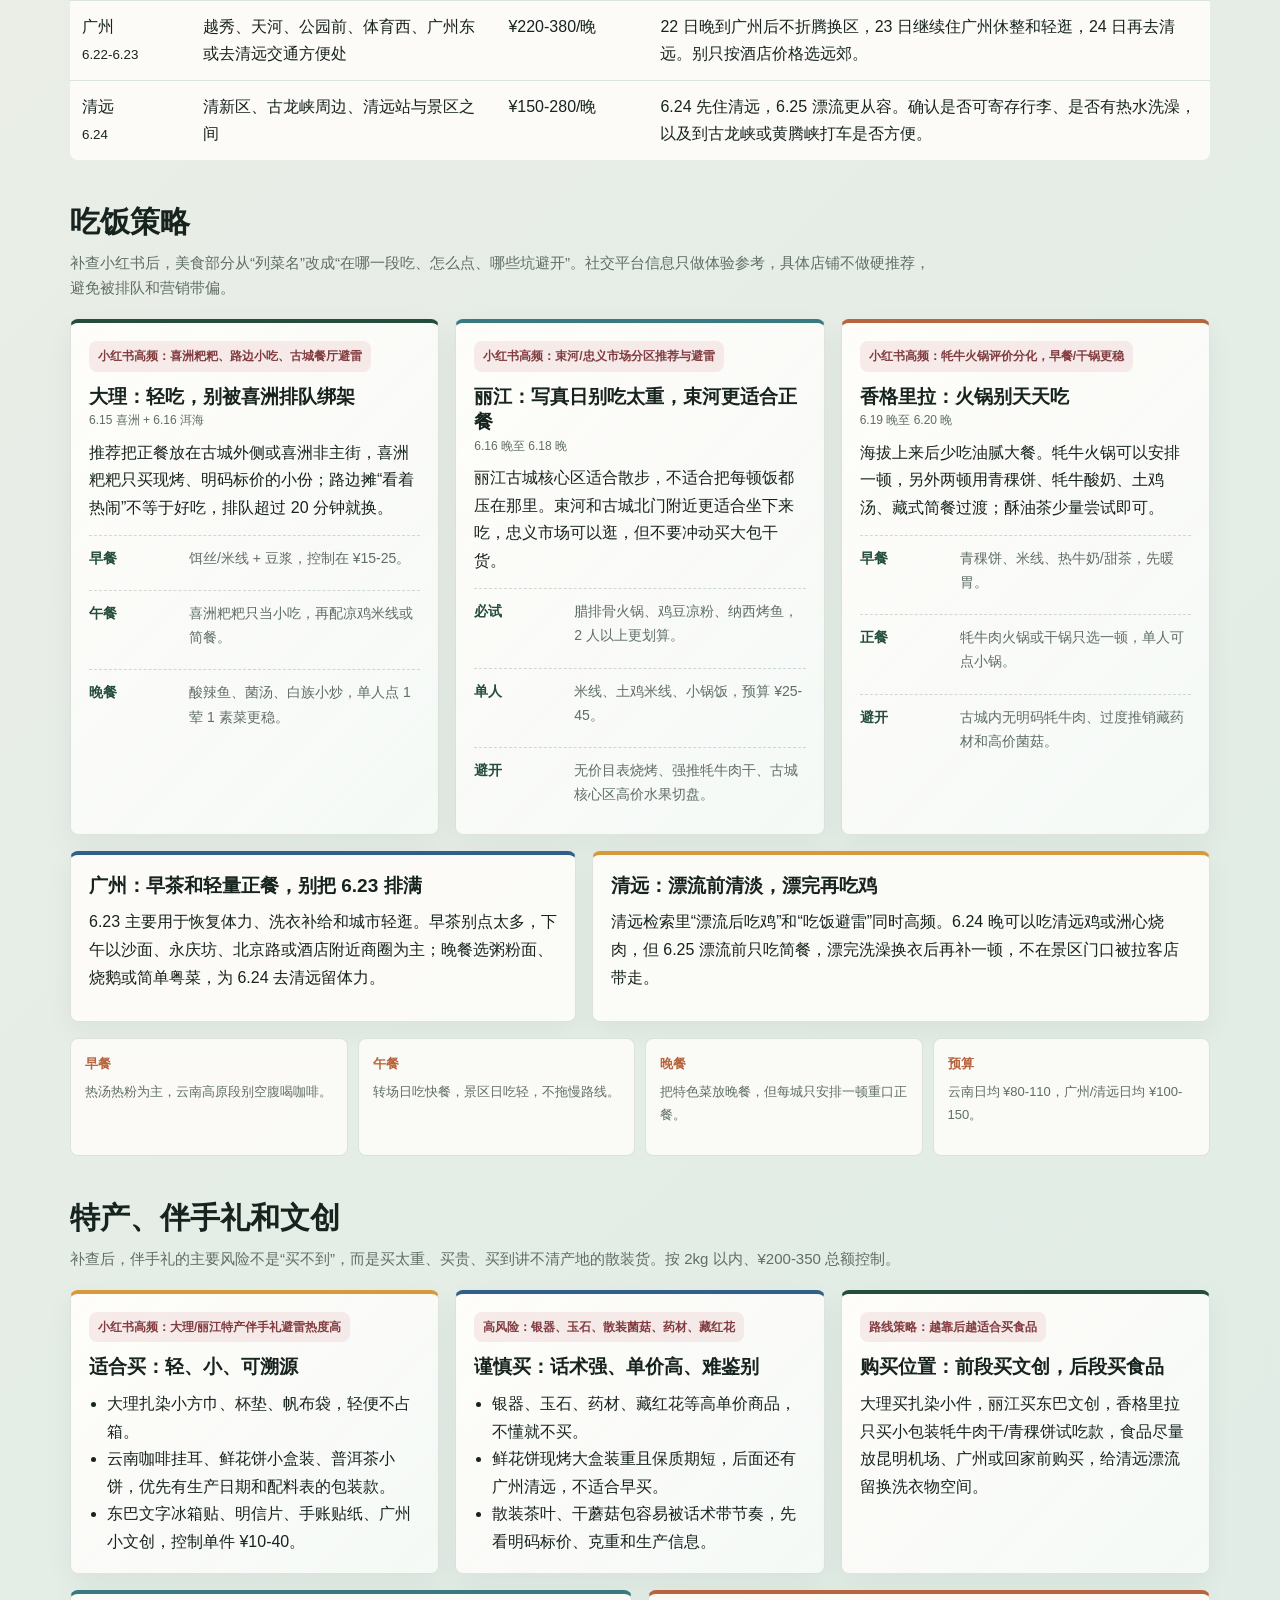
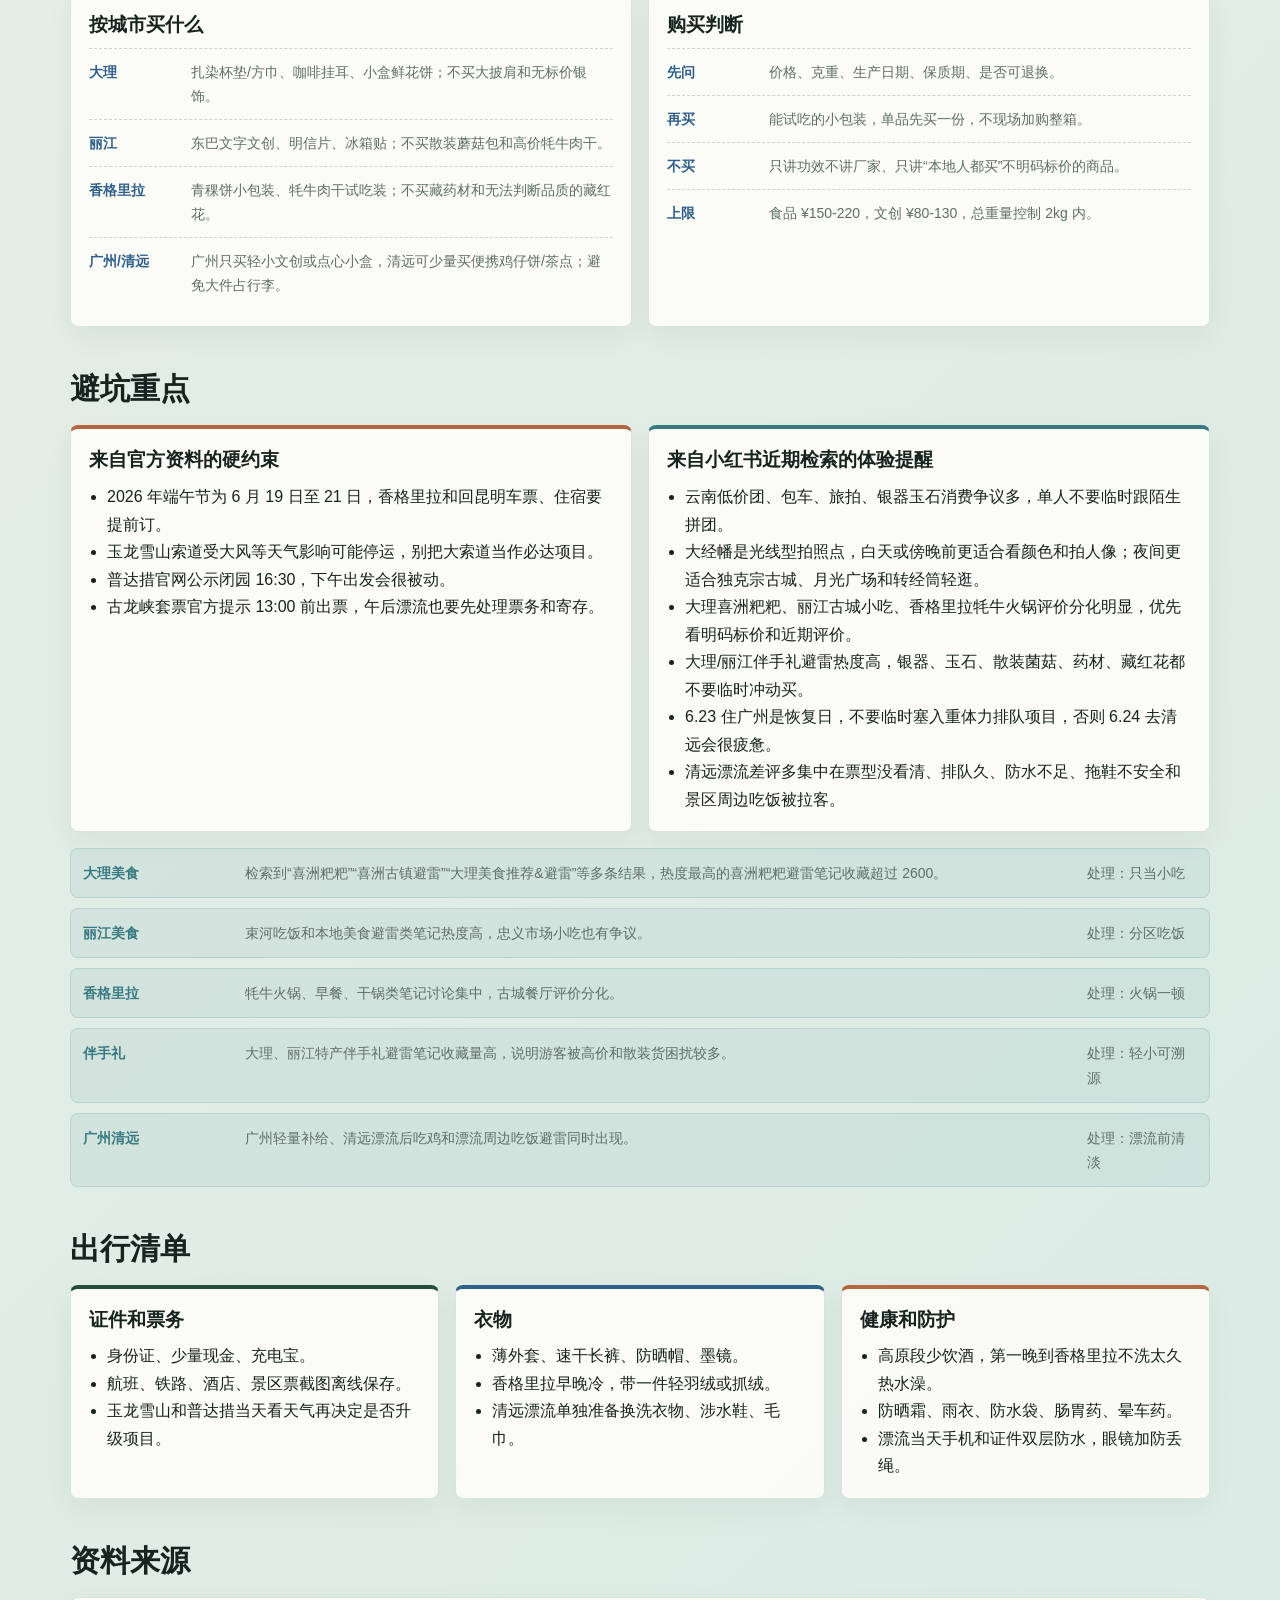
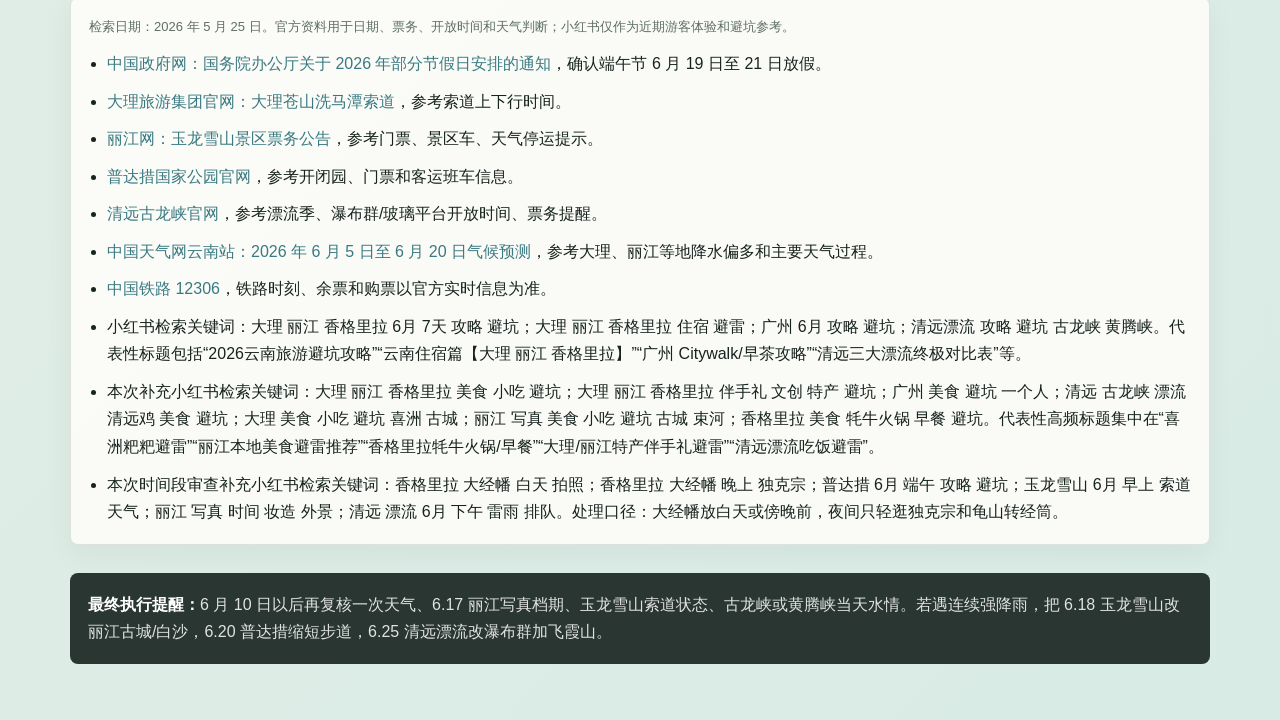
<file: yunnan/yunnan-guangdong-itinerary.html>
<!doctype html>
<html lang="zh-CN">
<head>
  <meta charset="utf-8">
  <meta name="viewport" content="width=device-width, initial-scale=1">
  <title>深圳出发：云南 7 天 + 广州 + 清远漂流行程</title>
  <style>
    :root {
      --ink: #17231f;
      --muted: #5f6e66;
      --line: #d9e2dc;
      --paper: #fffdfa;
      --soft: #f5f1e9;
      --green: #244d3d;
      --teal: #397a82;
      --clay: #b7653e;
      --gold: #d79a3a;
      --blue: #2f5f8a;
      --rose: #bf5f63;
      --shadow: 0 18px 46px rgba(23, 35, 31, 0.08);
    }

    * { box-sizing: border-box; }

    html {
      scroll-behavior: smooth;
      background: #f2eee7;
    }

    body {
      margin: 0;
      color: var(--ink);
      font-family: "Microsoft YaHei UI", "PingFang SC", "Noto Sans CJK SC", Arial, sans-serif;
      line-height: 1.72;
      letter-spacing: 0;
      background:
        linear-gradient(135deg, rgba(255, 241, 232, 0.88), rgba(214, 235, 229, 0.9)),
        #f3efe7;
    }

    a {
      color: var(--teal);
      text-decoration: none;
    }

    a:hover { text-decoration: underline; }

    .topbar {
      position: sticky;
      top: 0;
      z-index: 10;
      border-bottom: 1px solid rgba(36, 77, 61, 0.14);
      background: rgba(255, 253, 250, 0.9);
      backdrop-filter: blur(18px);
    }

    .nav {
      max-width: 1180px;
      margin: 0 auto;
      padding: 10px 20px;
      display: flex;
      gap: 10px;
      overflow-x: auto;
      white-space: nowrap;
    }

    .nav a {
      flex: 0 0 auto;
      padding: 8px 10px;
      border-radius: 8px;
      color: var(--ink);
      font-size: 14px;
    }

    .nav a:hover {
      background: rgba(57, 122, 130, 0.1);
      text-decoration: none;
    }

    .nav a.mobile-switch {
      margin-left: auto;
      border: 1px solid rgba(57, 122, 130, 0.24);
      background: rgba(57, 122, 130, 0.1);
      color: var(--teal);
      font-weight: 700;
    }

    header {
      max-width: 1180px;
      margin: 0 auto;
      padding: 34px 20px 20px;
    }

    .hero {
      display: grid;
      grid-template-columns: minmax(0, 1.05fr) minmax(300px, 0.95fr);
      gap: 28px;
      align-items: center;
    }

    .kicker {
      margin: 0 0 10px;
      color: var(--clay);
      font-size: 14px;
      font-weight: 700;
    }

    h1 {
      margin: 0;
      max-width: 760px;
      font-size: clamp(34px, 5vw, 62px);
      line-height: 1.08;
      letter-spacing: 0;
    }

    .lede {
      margin: 18px 0 0;
      max-width: 760px;
      color: var(--muted);
      font-size: 18px;
    }

    .hero-img {
      margin: 0;
      border-radius: 8px;
      overflow: hidden;
      box-shadow: var(--shadow);
      background: #fff;
    }

    .hero-img img {
      width: 100%;
      display: block;
    }

    .hero-img figcaption {
      padding: 8px 12px;
      color: var(--muted);
      font-size: 12px;
      background: #fffdfa;
    }

    main {
      max-width: 1180px;
      margin: 0 auto;
      padding: 0 20px 46px;
    }

    section {
      padding: 34px 0 10px;
      scroll-margin-top: 72px;
    }

    h2 {
      margin: 0 0 18px;
      font-size: 30px;
      line-height: 1.2;
      letter-spacing: 0;
    }

    h3 {
      margin: 0 0 10px;
      font-size: 19px;
      line-height: 1.35;
      letter-spacing: 0;
    }

    p { margin: 0 0 12px; }

    .section-lead {
      max-width: 860px;
      margin: -8px 0 18px;
      color: var(--muted);
      font-size: 15px;
    }

    .grid {
      display: grid;
      gap: 16px;
    }

    .grid.cols-2 { grid-template-columns: repeat(2, minmax(0, 1fr)); }
    .grid.cols-3 { grid-template-columns: repeat(3, minmax(0, 1fr)); }
    .grid.cols-4 { grid-template-columns: repeat(4, minmax(0, 1fr)); }

    .card {
      border: 1px solid rgba(36, 77, 61, 0.14);
      border-radius: 8px;
      padding: 18px;
      background: rgba(255, 253, 250, 0.86);
      box-shadow: 0 10px 28px rgba(23, 35, 31, 0.05);
    }

    .card.accent-green { border-top: 4px solid var(--green); }
    .card.accent-teal { border-top: 4px solid var(--teal); }
    .card.accent-clay { border-top: 4px solid var(--clay); }
    .card.accent-gold { border-top: 4px solid var(--gold); }
    .card.accent-blue { border-top: 4px solid var(--blue); }

    .card.featured {
      background:
        linear-gradient(135deg, rgba(255, 253, 250, 0.96), rgba(246, 250, 247, 0.92));
    }

    .card h3 small {
      display: block;
      margin-top: 3px;
      color: var(--muted);
      font-size: 12px;
      font-weight: 500;
    }

    .xhs-note {
      display: inline-flex;
      align-items: center;
      margin: 0 0 12px;
      padding: 5px 9px;
      border-radius: 8px;
      background: rgba(191, 95, 99, 0.11);
      color: #823c40;
      font-size: 12px;
      font-weight: 700;
    }

    .dish-list {
      display: grid;
      gap: 10px;
      margin: 14px 0 0;
    }

    .dish {
      display: grid;
      grid-template-columns: 88px minmax(0, 1fr);
      gap: 12px;
      align-items: start;
      padding: 10px 0;
      border-top: 1px dashed rgba(36, 77, 61, 0.2);
    }

    .dish strong {
      color: var(--green);
      font-size: 14px;
    }

    .dish span {
      color: var(--muted);
      font-size: 14px;
    }

    .food-rhythm {
      display: grid;
      grid-template-columns: 0.9fr 1.1fr;
      gap: 16px;
      margin-top: 16px;
    }

    .rhythm-strip {
      display: grid;
      grid-template-columns: repeat(4, minmax(0, 1fr));
      gap: 10px;
    }

    .rhythm {
      min-height: 118px;
      padding: 14px;
      border-radius: 8px;
      background: rgba(255, 253, 250, 0.82);
      border: 1px solid rgba(36, 77, 61, 0.14);
    }

    .rhythm b {
      display: block;
      color: var(--clay);
      font-size: 13px;
    }

    .rhythm span {
      display: block;
      margin-top: 6px;
      color: var(--muted);
      font-size: 13px;
    }

    .buy-matrix {
      display: grid;
      grid-template-columns: repeat(2, minmax(0, 1fr));
      gap: 16px;
      margin-top: 16px;
    }

    .buy-row {
      display: grid;
      grid-template-columns: 90px minmax(0, 1fr);
      gap: 12px;
      padding: 11px 0;
      border-top: 1px dashed rgba(36, 77, 61, 0.22);
    }

    .buy-row strong {
      color: var(--blue);
      font-size: 14px;
    }

    .buy-row span {
      color: var(--muted);
      font-size: 14px;
    }

    .evidence {
      display: grid;
      gap: 10px;
      margin-top: 16px;
    }

    .evidence-row {
      display: grid;
      grid-template-columns: 150px minmax(0, 1fr) 110px;
      gap: 12px;
      align-items: start;
      padding: 12px;
      border-radius: 8px;
      background: rgba(57, 122, 130, 0.08);
      border: 1px solid rgba(57, 122, 130, 0.16);
      font-size: 14px;
    }

    .evidence-row strong { color: var(--teal); }
    .evidence-row span { color: var(--muted); }

    .meta {
      display: flex;
      flex-wrap: wrap;
      gap: 8px;
      margin-top: 18px;
    }

    .pill {
      display: inline-flex;
      align-items: center;
      min-height: 32px;
      padding: 6px 10px;
      border: 1px solid rgba(36, 77, 61, 0.18);
      border-radius: 8px;
      background: rgba(255, 255, 255, 0.62);
      color: var(--ink);
      font-size: 14px;
    }

    .pill.mobile-switch {
      border-color: rgba(57, 122, 130, 0.28);
      background: rgba(57, 122, 130, 0.12);
      color: var(--teal);
      font-weight: 700;
    }

    .stat {
      display: grid;
      gap: 4px;
    }

    .stat strong {
      font-size: 28px;
      line-height: 1.1;
    }

    .stat span {
      color: var(--muted);
      font-size: 13px;
    }

    .notice {
      border-left: 5px solid var(--clay);
      padding: 14px 16px;
      border-radius: 8px;
      background: rgba(183, 101, 62, 0.1);
    }

    .booking-list {
      display: grid;
      gap: 12px;
    }

    .booking-item {
      display: grid;
      grid-template-columns: 132px 1fr;
      gap: 14px;
      align-items: start;
      border-bottom: 1px solid var(--line);
      padding-bottom: 12px;
    }

    .booking-item:last-child { border-bottom: 0; padding-bottom: 0; }

    .date-tag {
      display: inline-block;
      padding: 7px 9px;
      border-radius: 8px;
      background: var(--green);
      color: #fff;
      font-weight: 700;
      text-align: center;
    }

    .timeline {
      display: grid;
      gap: 14px;
    }

    .day {
      display: grid;
      grid-template-columns: 128px minmax(0, 1fr);
      gap: 16px;
      align-items: start;
      padding: 18px;
      border: 1px solid rgba(36, 77, 61, 0.14);
      border-radius: 8px;
      background: rgba(255, 253, 250, 0.9);
      box-shadow: 0 10px 28px rgba(23, 35, 31, 0.04);
    }

    .day-date {
      position: sticky;
      top: 72px;
      border-radius: 8px;
      padding: 12px;
      background: var(--ink);
      color: #fff;
    }

    .day-date strong {
      display: block;
      font-size: 20px;
      line-height: 1.2;
    }

    .day-date span {
      display: block;
      margin-top: 5px;
      color: rgba(255, 255, 255, 0.76);
      font-size: 13px;
    }

    .schedule {
      display: grid;
      gap: 8px;
      margin: 10px 0 0;
      padding: 0;
      list-style: none;
    }

    .schedule li {
      display: grid;
      grid-template-columns: 88px 1fr;
      gap: 12px;
      padding: 8px 0;
      border-top: 1px dashed rgba(36, 77, 61, 0.22);
    }

    .schedule time {
      color: var(--clay);
      font-weight: 700;
    }

    .tags {
      display: flex;
      flex-wrap: wrap;
      gap: 8px;
      margin-top: 12px;
    }

    .tag {
      padding: 4px 8px;
      border-radius: 8px;
      background: rgba(57, 122, 130, 0.1);
      color: #244a50;
      font-size: 13px;
    }

    table {
      width: 100%;
      border-collapse: collapse;
      overflow: hidden;
      border-radius: 8px;
      background: rgba(255, 253, 250, 0.9);
    }

    th, td {
      padding: 12px;
      border-bottom: 1px solid var(--line);
      text-align: left;
      vertical-align: top;
    }

    th {
      background: rgba(36, 77, 61, 0.1);
      font-weight: 700;
    }

    tr:last-child td { border-bottom: 0; }

    ul.clean {
      margin: 0;
      padding-left: 18px;
    }

    .source-list {
      display: grid;
      gap: 10px;
      margin: 0;
      padding-left: 18px;
    }

    .small {
      color: var(--muted);
      font-size: 13px;
    }

    .footer-note {
      margin-top: 28px;
      padding: 18px;
      border-radius: 8px;
      background: rgba(23, 35, 31, 0.9);
      color: rgba(255, 255, 255, 0.86);
    }

    .footer-note strong { color: #fff; }

    @media (max-width: 860px) {
      .hero,
      .grid.cols-2,
      .grid.cols-3,
      .grid.cols-4 {
        grid-template-columns: 1fr;
      }

      .booking-item,
      .day,
      .schedule li,
      .food-rhythm,
      .buy-matrix,
      .dish,
      .buy-row,
      .evidence-row {
        grid-template-columns: 1fr;
      }

      .rhythm-strip {
        grid-template-columns: 1fr 1fr;
      }

      .day-date {
        position: static;
      }

      h1 { font-size: 36px; }
      h2 { font-size: 26px; }
      .card, .day { padding: 15px; }
    }
  </style>
</head>
<body>
  <div class="topbar">
    <nav class="nav" aria-label="页面导航">
      <a href="#overview">总览</a>
      <a href="#booking">预订</a>
      <a href="#daily">每日路线</a>
      <a href="#stay">住宿</a>
      <a href="#food">吃饭</a>
      <a href="#gifts">特产文创</a>
      <a href="#pitfalls">避坑</a>
      <a href="#checklist">清单</a>
      <a href="#sources">来源</a>
      <a class="mobile-switch" href="yunnan-guangdong-itinerary-mobile.html">手机版</a>
    </nav>
  </div>

  <header>
    <div class="hero">
      <div>
        <p class="kicker">2026 年 6 月 14 日 23:00 飞昆明｜6 月 22 日晚飞广州｜单人预算约 5,000 元</p>
        <h1>大理、丽江、香格里拉，再接广州和清远漂流</h1>
        <p class="lede">按最新安排重排：6 月 14 日深夜飞昆明，6 月 15 日中午到大理后先去喜洲，晚上回大理古城；6 月 16 日走洱海，黄昏转丽江；6 月 17 日留给丽江拍写真。6 月 22 日晚飞广州，6 月 23 日住广州，6 月 24 日去清远，6 月 25 日再回家。</p>
        <div class="meta">
          <span class="pill">已订：6.14 23:00 深圳飞昆明</span>
          <span class="pill">已订：6.15 大理民宿</span>
          <span class="pill">已订：6.22 晚昆明飞广州</span>
          <span class="pill">云南线：大理 - 丽江 - 香格里拉 - 昆明</span>
          <span class="pill">新增：6.17 丽江写真</span>
          <span class="pill">广东段：6.23 广州，6.24 清远，6.25 回家</span>
          <a class="pill mobile-switch" href="yunnan-guangdong-itinerary-mobile.html">打开手机版</a>
        </div>
      </div>
      <figure class="hero-img">
        <img src="[data-uri]" alt="深圳、昆明、大理、丽江、香格里拉、广州、清远路线示意图">
        <figcaption>本地生成路线图，已嵌入本网页。</figcaption>
      </figure>
    </div>
  </header>

  <main>
    <section id="overview">
      <h2>总览</h2>
      <div class="grid cols-4">
        <div class="card accent-green stat">
          <strong>12 个自然日</strong>
          <span>6.14 23:00 出发，6.15 凌晨落地；6.25 再回家。</span>
        </div>
        <div class="card accent-teal stat">
          <strong>7 天云南段</strong>
          <span>6.15 至 6.21 为云南实玩和转场，6.22 白天昆明缓冲。</span>
        </div>
        <div class="card accent-clay stat">
          <strong>大理两段拆开</strong>
          <span>6.15 喜洲 + 古城，6.16 洱海 + 黄昏去丽江，不再压缩到同一天。</span>
        </div>
        <div class="card accent-gold stat">
          <strong>6.22 晚航班</strong>
          <span>6.21 晚建议住昆明，6.22 晚飞广州，后面接广州和清远。</span>
        </div>
      </div>

      <div class="notice" style="margin-top:16px;">
        <strong>路线原则：</strong>红眼航班后的 6.15 只做喜洲和古城，不环海；6.16 把洱海放在白天，黄昏转丽江；6.17 留给写真，不再插入远线；香格里拉大经幡放在白天或傍晚前拍照，夜间只轻逛独克宗和龟山转经筒；广东段按 6.23 广州、6.24 清远、6.25 回家执行。
      </div>

      <div class="grid cols-3" style="margin-top:16px;">
        <div class="card accent-blue">
          <h3>待补预订</h3>
          <p>6.14/6.15 凌晨昆明过渡休息、6.16 丽江住宿、6.17 写真档期、6.18 丽江、6.19-6.20 香格里拉、6.21 昆明、6.22-6.23 广州、6.24 清远。</p>
        </div>
        <div class="card accent-green">
          <h3>丽江写真</h3>
          <p>6.17 整天留给选衣、妆造、拍摄和精修沟通；晚上只轻逛古城或束河，不再安排跨城景点。</p>
        </div>
        <div class="card accent-clay">
          <h3>天气判断</h3>
          <p>云南 6 月中下旬进入降雨活跃期，官方气候预测显示 6.17-6.19 全省多中到大雨，玉龙雪山和普达措都要保留替换方案。</p>
        </div>
      </div>
    </section>

    <section id="booking">
      <h2>预订时间线</h2>
      <div class="card booking-list">
        <div class="booking-item">
          <div class="date-tag">已订</div>
          <div>
            <h3>按现有航班锁定大框架</h3>
            <p>6 月 14 日 23:00 深圳飞昆明；6 月 15 日住大理民宿；6 月 22 日晚昆明飞广州，22 日住广州。后续所有云南转场都要服务于 6 月 22 日晚航班。</p>
          </div>
        </div>
        <div class="booking-item">
          <div class="date-tag">优先补</div>
          <div>
            <h3>补 6.16 丽江住宿、6.17 写真档期和 6.21 昆明住宿</h3>
            <p>6.16 黄昏过丽江后要住丽江，6.17 写真要提前锁定店铺、套餐、妆造和拍摄时段。6.21 建议住昆明，避免 6.22 从香格里拉长距离赶晚航班。</p>
          </div>
        </div>
        <div class="booking-item">
          <div class="date-tag">交通</div>
          <div>
            <h3>补齐昆明-大理、大理-丽江、丽江-香格里拉、香格里拉-昆明</h3>
            <p>火车票以 12306 实时车次为准。6.16 尽量选黄昏或傍晚大理到丽江车次，把白天留给洱海，抵达丽江后只办理入住和休息。</p>
          </div>
        </div>
        <div class="booking-item">
          <div class="date-tag">6.10 前后</div>
          <div>
            <h3>查玉龙雪山、普达措和广州/清远段</h3>
            <p>玉龙雪山索道受天气影响较大，官方提示大风等天气可能停运。6.23 住广州，住宿优先靠地铁和第二天去清远的交通；6.24 再换到清远住宿。</p>
          </div>
        </div>
        <div class="booking-item">
          <div class="date-tag">6.20-6.24</div>
          <div>
            <h3>确认清远漂流票型</h3>
            <p>古龙峡官方显示漂流季为 4 月中旬至 10 月底，玻璃平台和瀑布群 9:00-16:00，套票需中午 13:00 前出票。现在路线适合 6.24 到清远住下，6.25 轻装漂流后回家。</p>
          </div>
        </div>
      </div>
    </section>

    <section id="daily">
      <h2>每日路线</h2>
      <div class="timeline">
        <article class="day">
          <div class="day-date"><strong>6.14 周日</strong><span>深圳 - 昆明</span></div>
          <div>
            <h3>23:00 飞昆明，今晚只处理休息</h3>
            <ul class="schedule">
              <li><time>20:30</time><span>到深圳机场，晚餐提前吃，过安检后只补水和少量零食。</span></li>
              <li><time>23:00</time><span>深圳飞昆明。落地大概率已是 6.15 凌晨，后续按红眼航班处理。</span></li>
              <li><time>落地后</time><span>优先机场附近钟点房/过渡酒店休息 4-6 小时；预算极紧再考虑机场休息区。不要凌晨直接硬熬去大理。</span></li>
            </ul>
            <div class="tags"><span class="tag">新增昆明过渡休息</span><span class="tag">不算景点日</span><span class="tag">保护 6.15 状态</span></div>
          </div>
        </article>

        <article class="day">
          <div class="day-date"><strong>6.15 周一</strong><span>昆明 - 大理</span></div>
          <div>
            <h3>中午到大理后先去喜洲，晚上回古城</h3>
            <ul class="schedule">
              <li><time>08:30</time><span>从昆明机场/酒店去昆明站或昆明南，动车到大理。车次以 12306 为准，尽量选上午到中午抵达。</span></li>
              <li><time>12:00</time><span>到大理后先寄存行李，简单午餐，联系已订民宿确认入住和行李安排。</span></li>
              <li><time>13:30</time><span>打车或包车去喜洲，走严家大院周边、稻田和古镇主街，喜洲粑粑只当小吃，不为排队店消耗太久。</span></li>
              <li><time>17:30</time><span>回大理古城，入住 6.15 已订民宿。</span></li>
              <li><time>晚上</time><span>大理古城南门、五华楼、人民路轻逛，晚餐后早休息。</span></li>
            </ul>
            <div class="tags"><span class="tag">已订大理民宿</span><span class="tag">喜洲优先</span><span class="tag">预算 &yen;280-460</span></div>
          </div>
        </article>

        <article class="day">
          <div class="day-date"><strong>6.16 周二</strong><span>大理 - 丽江</span></div>
          <div>
            <h3>洱海白天走，黄昏过丽江</h3>
            <ul class="schedule">
              <li><time>08:30</time><span>从古城出发去龙龛或才村，步行或短骑洱海生态廊道，控制在轻量半日。</span></li>
              <li><time>11:30</time><span>午餐放洱海西线或古城外侧，避开临湖高价套餐。</span></li>
              <li><time>14:00</time><span>按体力补周城扎染、海舌周边或洱海咖啡，只选一到两个点，不强塞双廊。</span></li>
              <li><time>17:30</time><span>回民宿取行李，黄昏或傍晚动车/汽车去丽江。</span></li>
              <li><time>晚上</time><span>入住丽江古城北门、束河或黑龙潭附近，确认 6.17 写真集合时间。</span></li>
            </ul>
            <div class="tags"><span class="tag">白天洱海</span><span class="tag">黄昏过丽江</span><span class="tag">预算 &yen;420-680</span></div>
          </div>
        </article>

        <article class="day">
          <div class="day-date"><strong>6.17 周三</strong><span>丽江写真</span></div>
          <div>
            <h3>整天留给拍写真，晚上只轻逛</h3>
            <ul class="schedule">
              <li><time>上午</time><span>按写真店时间到店选衣、妆造、沟通风格和拍摄路线；早餐吃清淡，少喝咖啡。</span></li>
              <li><time>中午</time><span>拍摄间隙补简餐和热水，不安排远距离景点。</span></li>
              <li><time>下午</time><span>完成古城、束河、白沙或外景拍摄，以写真店实际路线为准。</span></li>
              <li><time>晚上</time><span>确认选片/精修交付方式，轻逛丽江古城或束河，准备 6.18 玉龙雪山衣物。</span></li>
            </ul>
            <div class="tags"><span class="tag">住丽江</span><span class="tag">写真优先</span><span class="tag">预算 &yen;500-1,200</span></div>
          </div>
        </article>

        <article class="day">
          <div class="day-date"><strong>6.18 周四</strong><span>玉龙雪山</span></div>
          <div>
            <h3>雪山放早上，下午蓝月谷或白沙古镇</h3>
            <ul class="schedule">
              <li><time>07:00</time><span>出发去玉龙雪山。官方票务公告显示景区门票 &yen;100、景区观光车 &yen;20，索道等项目为自愿消费。</span></li>
              <li><time>09:00</time><span>若大索道天气和票都合适再上；预算优先则选云杉坪/蓝月谷组合。</span></li>
              <li><time>13:30</time><span>蓝月谷轻走，不要为了拍照长时间淋雨或涉水。</span></li>
              <li><time>16:30</time><span>回丽江休息；若索道因风停运，改白沙古镇、束河古镇、黑龙潭。</span></li>
            </ul>
            <div class="tags"><span class="tag">住丽江第二晚</span><span class="tag">高反谨慎</span><span class="tag">预算 &yen;300-650</span></div>
          </div>
        </article>

        <article class="day">
          <div class="day-date"><strong>6.19 周五</strong><span>丽江 - 香格里拉</span></div>
          <div>
            <h3>端午第一天上高原，下午只排轻项目</h3>
            <ul class="schedule">
              <li><time>09:00</time><span>丽江动车/汽车去香格里拉，到站后先入住独克宗古城外侧或月光广场附近。</span></li>
          <li><time>14:30</time><span>身体状态好就轻量选纳帕海短线或松赞林寺外观，不做完整重线；头痛明显则取消景点，只在古城慢走。</span></li>
          <li><time>16:30</time><span>天气和体力都合适时去大经幡、月光广场和龟山周边，利用白天到傍晚前的光线拍照；不为打卡硬爬太久。</span></li>
          <li><time>18:30</time><span>牦牛肉火锅或藏式简餐，少喝酒。晚上只走独克宗古城、月光广场和龟山公园转经筒，控制步速。</span></li>
            </ul>
            <div class="tags"><span class="tag">住香格里拉</span><span class="tag">大经幡</span><span class="tag">预算 &yen;330-560</span></div>
          </div>
        </article>

        <article class="day">
          <div class="day-date"><strong>6.20 周六</strong><span>普达措</span></div>
          <div>
            <h3>普达措国家公园，早进早出</h3>
            <ul class="schedule">
              <li><time>08:00</time><span>普达措官网公示开园 08:00、闭园 16:30，门票 &yen;138。香格里拉客运站班车以当天为准。</span></li>
              <li><time>09:00</time><span>属都湖、碧塔海步道按体力取舍。6 月可能下雨，穿防滑鞋。</span></li>
              <li><time>14:30</time><span>返程回市区。端午中日不叠加虎跳峡或梅里雪山。</span></li>
              <li><time>晚上</time><span>独克宗古城吃藏餐，补水、早点休息。</span></li>
            </ul>
            <div class="tags"><span class="tag">住香格里拉第二晚</span><span class="tag">雨天缩短步道</span><span class="tag">预算 &yen;300-480</span></div>
          </div>
        </article>

        <article class="day">
          <div class="day-date"><strong>6.21 周日</strong><span>香格里拉 - 昆明</span></div>
          <div>
            <h3>上午补大经幡或纳帕海，下午回昆明住下</h3>
            <ul class="schedule">
              <li><time>09:00</time><span>若 6.19 没拍成大经幡，上午先补大经幡和月光广场；若已完成，则走纳帕海短线。不要再塞完整松赞林寺游览。</span></li>
              <li><time>12:30</time><span>午餐后取行李，坐车/动车经丽江回昆明，具体车次以 12306 为准。</span></li>
              <li><time>晚上</time><span>住昆明站、塘子巷、机场线沿线。这样 6.22 晚航班不用从香格里拉长距离赶。</span></li>
            </ul>
            <div class="tags"><span class="tag">住昆明</span><span class="tag">服务 6.22 晚航班</span><span class="tag">预算 &yen;420-700</span></div>
          </div>
        </article>

        <article class="day">
          <div class="day-date"><strong>6.22 周一</strong><span>昆明 - 广州</span></div>
          <div>
            <h3>白天昆明缓冲，晚上飞广州</h3>
            <ul class="schedule">
              <li><time>上午</time><span>睡到自然醒，翠湖/陆军讲武堂/南强街轻走，或只在酒店附近休整。</span></li>
              <li><time>下午</time><span>提前去机场，晚航班不要安排远景点。晚餐在机场或登机前解决。</span></li>
              <li><time>晚上</time><span>昆明飞广州，抵达后入住广州。建议选越秀、天河、公园前、体育西、广州东或去清远交通方便的区域。</span></li>
            </ul>
            <div class="tags"><span class="tag">已订晚航班</span><span class="tag">住广州</span><span class="tag">不排硬景点</span></div>
          </div>
        </article>

        <article class="day">
          <div class="day-date"><strong>6.23 周二</strong><span>广州</span></div>
          <div>
            <h3>广州住一晚，恢复体力和整理行李</h3>
            <ul class="schedule">
              <li><time>上午</time><span>睡到自然醒，广州早茶或简餐，处理洗衣、补给、防水袋和涉水鞋。</span></li>
              <li><time>下午</time><span>广州轻量活动：永庆坊、沙面、北京路或酒店附近商圈三选一，不再安排重体力排队项目。</span></li>
              <li><time>晚上</time><span>继续住广州，提前确认 6.24 去清远的高铁/城际/包车时间。</span></li>
            </ul>
            <div class="tags"><span class="tag">住广州</span><span class="tag">休整补给</span><span class="tag">预算 &yen;260-520</span></div>
          </div>
        </article>

        <article class="day">
          <div class="day-date"><strong>6.24 周三</strong><span>广州 - 清远</span></div>
          <div>
            <h3>过清远住下，漂流前先踩稳节奏</h3>
            <ul class="schedule">
              <li><time>上午</time><span>广州出发去清远，优先选少换乘路线，到站后先去酒店或民宿寄存行李。</span></li>
              <li><time>中午</time><span>清远午餐，点清淡一些，别在漂流前喝酒或吃太撑。</span></li>
              <li><time>下午</time><span>安排北江边、太和古洞、飞霞山或酒店休整，顺手确认古龙峡/黄腾峡次日票型和取票时间。</span></li>
              <li><time>晚上</time><span>住清远，准备防水袋、涉水鞋、换洗衣物和毛巾。</span></li>
            </ul>
            <div class="tags"><span class="tag">住清远</span><span class="tag">漂流前缓冲</span><span class="tag">预算 &yen;260-520</span></div>
          </div>
        </article>

        <article class="day">
          <div class="day-date"><strong>6.25 周四</strong><span>清远漂流 - 回家</span></div>
          <div>
            <h3>上午确认水情，午后漂流，傍晚回家</h3>
            <ul class="schedule">
              <li><time>09:00</time><span>按天气和水情确认古龙峡或黄腾峡票型；若先走瀑布群/玻璃平台，注意体力和排队时间。</span></li>
              <li><time>12:00</time><span>午餐简餐，寄存行李，提前处理出票和入园。</span></li>
              <li><time>13:30</time><span>漂流。手机、证件、现金全部双层防水；不要穿拖鞋，穿能固定脚的涉水鞋。</span></li>
              <li><time>17:00</time><span>洗澡换衣，打车到清远站、广州北或广州南，晚上回家。</span></li>
            </ul>
            <div class="tags"><span class="tag">回家日</span><span class="tag">午后漂流更稳</span><span class="tag">预算 &yen;450-750</span></div>
          </div>
        </article>
      </div>
    </section>

    <section id="stay">
      <h2>住宿建议</h2>
      <table>
        <thead>
          <tr><th>城市</th><th>推荐区域</th><th>单人预算</th><th>理由和避坑</th></tr>
        </thead>
        <tbody>
          <tr>
            <td>昆明过渡<br><small>6.15 凌晨，可选但建议</small></td>
            <td>长水机场附近、机场巴士/地铁方便处</td>
            <td>&yen;80-180/钟点房或过渡房</td>
            <td>23:00 航班落地后先睡 4-6 小时，第二天再去大理。不要为了省一晚住宿硬熬到中午。</td>
          </tr>
          <tr>
            <td>大理<br><small>6.15 已订</small></td>
            <td>已订民宿附近、古城东/南门外侧、才村/龙龛方向</td>
            <td>&yen;130-220/晚</td>
            <td>6.15 一晚承接喜洲和古城，6.16 白天走洱海后取行李去丽江；不建议为了景观临时换住双廊。</td>
          </tr>
          <tr>
            <td>丽江<br><small>6.16-6.18</small></td>
            <td>古城北门、束河、黑龙潭附近</td>
            <td>&yen;130-220/晚</td>
            <td>连续住三晚，方便 6.17 写真和 6.18 玉龙雪山接送。避开四方街、酒吧街核心，雨天石板路拖箱体验差。</td>
          </tr>
          <tr>
            <td>香格里拉<br><small>6.19-6.20</small></td>
            <td>独克宗古城外侧、月光广场附近</td>
            <td>&yen;140-260/晚</td>
            <td>海拔高，优先选供暖、热水稳定、可电梯或低楼层的酒店。端午 6.19-6.21 期间越早订越稳。</td>
          </tr>
          <tr>
            <td>昆明<br><small>6.21</small></td>
            <td>昆明站、塘子巷、机场线沿线</td>
            <td>&yen;160-260/晚</td>
            <td>纯转场，离交通近比景观重要。6.22 白天做城市缓冲，晚上飞广州，不从香格里拉长距离赶机。</td>
          </tr>
          <tr>
            <td>广州<br><small>6.22-6.23</small></td>
            <td>越秀、天河、公园前、体育西、广州东或去清远交通方便处</td>
            <td>&yen;220-380/晚</td>
            <td>22 日晚到广州后不折腾换区，23 日继续住广州休整和轻逛，24 日再去清远。别只按酒店价格选远郊。</td>
          </tr>
          <tr>
            <td>清远<br><small>6.24</small></td>
            <td>清新区、古龙峡周边、清远站与景区之间</td>
            <td>&yen;150-280/晚</td>
            <td>6.24 先住清远，6.25 漂流更从容。确认是否可寄存行李、是否有热水洗澡，以及到古龙峡或黄腾峡打车是否方便。</td>
          </tr>
        </tbody>
      </table>
    </section>

    <section id="food">
      <h2>吃饭策略</h2>
      <p class="section-lead">补查小红书后，美食部分从“列菜名”改成“在哪一段吃、怎么点、哪些坑避开”。社交平台信息只做体验参考，具体店铺不做硬推荐，避免被排队和营销带偏。</p>
      <div class="grid cols-3">
        <div class="card accent-green featured">
          <span class="xhs-note">小红书高频：喜洲粑粑、路边小吃、古城餐厅避雷</span>
          <h3>大理：轻吃，别被喜洲排队绑架<small>6.15 喜洲 + 6.16 洱海</small></h3>
          <p>推荐把正餐放在古城外侧或喜洲非主街，喜洲粑粑只买现烤、明码标价的小份；路边摊“看着热闹”不等于好吃，排队超过 20 分钟就换。</p>
          <div class="dish-list">
            <div class="dish"><strong>早餐</strong><span>饵丝/米线 + 豆浆，控制在 &yen;15-25。</span></div>
            <div class="dish"><strong>午餐</strong><span>喜洲粑粑只当小吃，再配凉鸡米线或简餐。</span></div>
            <div class="dish"><strong>晚餐</strong><span>酸辣鱼、菌汤、白族小炒，单人点 1 荤 1 素菜更稳。</span></div>
          </div>
        </div>
        <div class="card accent-teal featured">
          <span class="xhs-note">小红书高频：束河/忠义市场分区推荐与避雷</span>
          <h3>丽江：写真日别吃太重，束河更适合正餐<small>6.16 晚至 6.18 晚</small></h3>
          <p>丽江古城核心区适合散步，不适合把每顿饭都压在那里。束河和古城北门附近更适合坐下来吃，忠义市场可以逛，但不要冲动买大包干货。</p>
          <div class="dish-list">
            <div class="dish"><strong>必试</strong><span>腊排骨火锅、鸡豆凉粉、纳西烤鱼，2 人以上更划算。</span></div>
            <div class="dish"><strong>单人</strong><span>米线、土鸡米线、小锅饭，预算 &yen;25-45。</span></div>
            <div class="dish"><strong>避开</strong><span>无价目表烧烤、强推牦牛肉干、古城核心区高价水果切盘。</span></div>
          </div>
        </div>
        <div class="card accent-clay featured">
          <span class="xhs-note">小红书高频：牦牛火锅评价分化，早餐/干锅更稳</span>
          <h3>香格里拉：火锅别天天吃<small>6.19 晚至 6.20 晚</small></h3>
          <p>海拔上来后少吃油腻大餐。牦牛火锅可以安排一顿，另外两顿用青稞饼、牦牛酸奶、土鸡汤、藏式简餐过渡；酥油茶少量尝试即可。</p>
          <div class="dish-list">
            <div class="dish"><strong>早餐</strong><span>青稞饼、米线、热牛奶/甜茶，先暖胃。</span></div>
            <div class="dish"><strong>正餐</strong><span>牦牛肉火锅或干锅只选一顿，单人可点小锅。</span></div>
            <div class="dish"><strong>避开</strong><span>古城内无明码牦牛肉、过度推销藏药材和高价菌菇。</span></div>
          </div>
        </div>
      </div>
      <div class="food-rhythm">
        <div class="card accent-blue">
          <h3>广州：早茶和轻量正餐，别把 6.23 排满</h3>
          <p>6.23 主要用于恢复体力、洗衣补给和城市轻逛。早茶别点太多，下午以沙面、永庆坊、北京路或酒店附近商圈为主；晚餐选粥粉面、烧鹅或简单粤菜，为 6.24 去清远留体力。</p>
        </div>
        <div class="card accent-gold">
          <h3>清远：漂流前清淡，漂完再吃鸡</h3>
          <p>清远检索里“漂流后吃鸡”和“吃饭避雷”同时高频。6.24 晚可以吃清远鸡或洲心烧肉，但 6.25 漂流前只吃简餐，漂完洗澡换衣后再补一顿，不在景区门口被拉客店带走。</p>
        </div>
      </div>
      <div class="rhythm-strip" style="margin-top:16px;">
        <div class="rhythm"><b>早餐</b><span>热汤热粉为主，云南高原段别空腹喝咖啡。</span></div>
        <div class="rhythm"><b>午餐</b><span>转场日吃快餐，景区日吃轻，不拖慢路线。</span></div>
        <div class="rhythm"><b>晚餐</b><span>把特色菜放晚餐，但每城只安排一顿重口正餐。</span></div>
        <div class="rhythm"><b>预算</b><span>云南日均 &yen;80-110，广州/清远日均 &yen;100-150。</span></div>
      </div>
    </section>

    <section id="gifts">
      <h2>特产、伴手礼和文创</h2>
      <p class="section-lead">补查后，伴手礼的主要风险不是“买不到”，而是买太重、买贵、买到讲不清产地的散装货。按 2kg 以内、&yen;200-350 总额控制。</p>
      <div class="grid cols-3">
        <div class="card accent-gold featured">
          <span class="xhs-note">小红书高频：大理/丽江特产伴手礼避雷热度高</span>
          <h3>适合买：轻、小、可溯源</h3>
          <ul class="clean">
            <li>大理扎染小方巾、杯垫、帆布袋，轻便不占箱。</li>
            <li>云南咖啡挂耳、鲜花饼小盒装、普洱茶小饼，优先有生产日期和配料表的包装款。</li>
            <li>东巴文字冰箱贴、明信片、手账贴纸、广州小文创，控制单件 &yen;10-40。</li>
          </ul>
        </div>
        <div class="card accent-blue featured">
          <span class="xhs-note">高风险：银器、玉石、散装菌菇、药材、藏红花</span>
          <h3>谨慎买：话术强、单价高、难鉴别</h3>
          <ul class="clean">
            <li>银器、玉石、药材、藏红花等高单价商品，不懂就不买。</li>
            <li>鲜花饼现烤大盒装重且保质期短，后面还有广州清远，不适合早买。</li>
            <li>散装茶叶、干蘑菇包容易被话术带节奏，先看明码标价、克重和生产信息。</li>
          </ul>
        </div>
        <div class="card accent-green featured">
          <span class="xhs-note">路线策略：越靠后越适合买食品</span>
          <h3>购买位置：前段买文创，后段买食品</h3>
          <p>大理买扎染小件，丽江买东巴文创，香格里拉只买小包装牦牛肉干/青稞饼试吃款，食品尽量放昆明机场、广州或回家前购买，给清远漂流留换洗衣物空间。</p>
        </div>
      </div>
      <div class="buy-matrix">
        <div class="card accent-teal">
          <h3>按城市买什么</h3>
          <div class="buy-row"><strong>大理</strong><span>扎染杯垫/方巾、咖啡挂耳、小盒鲜花饼；不买大披肩和无标价银饰。</span></div>
          <div class="buy-row"><strong>丽江</strong><span>东巴文字文创、明信片、冰箱贴；不买散装蘑菇包和高价牦牛肉干。</span></div>
          <div class="buy-row"><strong>香格里拉</strong><span>青稞饼小包装、牦牛肉干试吃装；不买藏药材和无法判断品质的藏红花。</span></div>
          <div class="buy-row"><strong>广州/清远</strong><span>广州只买轻小文创或点心小盒，清远可少量买便携鸡仔饼/茶点；避免大件占行李。</span></div>
        </div>
        <div class="card accent-clay">
          <h3>购买判断</h3>
          <div class="buy-row"><strong>先问</strong><span>价格、克重、生产日期、保质期、是否可退换。</span></div>
          <div class="buy-row"><strong>再买</strong><span>能试吃的小包装，单品先买一份，不现场加购整箱。</span></div>
          <div class="buy-row"><strong>不买</strong><span>只讲功效不讲厂家、只讲“本地人都买”不明码标价的商品。</span></div>
          <div class="buy-row"><strong>上限</strong><span>食品 &yen;150-220，文创 &yen;80-130，总重量控制 2kg 内。</span></div>
        </div>
      </div>
    </section>

    <section id="pitfalls">
      <h2>避坑重点</h2>
      <div class="grid cols-2">
        <div class="card accent-clay">
          <h3>来自官方资料的硬约束</h3>
          <ul class="clean">
            <li>2026 年端午节为 6 月 19 日至 21 日，香格里拉和回昆明车票、住宿要提前订。</li>
            <li>玉龙雪山索道受大风等天气影响可能停运，别把大索道当作必达项目。</li>
            <li>普达措官网公示闭园 16:30，下午出发会很被动。</li>
            <li>古龙峡套票官方提示 13:00 前出票，午后漂流也要先处理票务和寄存。</li>
          </ul>
        </div>
        <div class="card accent-teal">
          <h3>来自小红书近期检索的体验提醒</h3>
          <ul class="clean">
            <li>云南低价团、包车、旅拍、银器玉石消费争议多，单人不要临时跟陌生拼团。</li>
            <li>大经幡是光线型拍照点，白天或傍晚前更适合看颜色和拍人像；夜间更适合独克宗古城、月光广场和转经筒轻逛。</li>
            <li>大理喜洲粑粑、丽江古城小吃、香格里拉牦牛火锅评价分化明显，优先看明码标价和近期评价。</li>
            <li>大理/丽江伴手礼避雷热度高，银器、玉石、散装菌菇、药材、藏红花都不要临时冲动买。</li>
            <li>6.23 住广州是恢复日，不要临时塞入重体力排队项目，否则 6.24 去清远会很疲惫。</li>
            <li>清远漂流差评多集中在票型没看清、排队久、防水不足、拖鞋不安全和景区周边吃饭被拉客。</li>
          </ul>
        </div>
      </div>
      <div class="evidence">
        <div class="evidence-row"><strong>大理美食</strong><span>检索到“喜洲粑粑”“喜洲古镇避雷”“大理美食推荐&避雷”等多条结果，热度最高的喜洲粑粑避雷笔记收藏超过 2600。</span><span>处理：只当小吃</span></div>
        <div class="evidence-row"><strong>丽江美食</strong><span>束河吃饭和本地美食避雷类笔记热度高，忠义市场小吃也有争议。</span><span>处理：分区吃饭</span></div>
        <div class="evidence-row"><strong>香格里拉</strong><span>牦牛火锅、早餐、干锅类笔记讨论集中，古城餐厅评价分化。</span><span>处理：火锅一顿</span></div>
        <div class="evidence-row"><strong>伴手礼</strong><span>大理、丽江特产伴手礼避雷笔记收藏量高，说明游客被高价和散装货困扰较多。</span><span>处理：轻小可溯源</span></div>
        <div class="evidence-row"><strong>广州清远</strong><span>广州轻量补给、清远漂流后吃鸡和漂流周边吃饭避雷同时出现。</span><span>处理：漂流前清淡</span></div>
      </div>
    </section>

    <section id="checklist">
      <h2>出行清单</h2>
      <div class="grid cols-3">
        <div class="card accent-green">
          <h3>证件和票务</h3>
          <ul class="clean">
            <li>身份证、少量现金、充电宝。</li>
            <li>航班、铁路、酒店、景区票截图离线保存。</li>
            <li>玉龙雪山和普达措当天看天气再决定是否升级项目。</li>
          </ul>
        </div>
        <div class="card accent-blue">
          <h3>衣物</h3>
          <ul class="clean">
            <li>薄外套、速干长裤、防晒帽、墨镜。</li>
            <li>香格里拉早晚冷，带一件轻羽绒或抓绒。</li>
            <li>清远漂流单独准备换洗衣物、涉水鞋、毛巾。</li>
          </ul>
        </div>
        <div class="card accent-clay">
          <h3>健康和防护</h3>
          <ul class="clean">
            <li>高原段少饮酒，第一晚到香格里拉不洗太久热水澡。</li>
            <li>防晒霜、雨衣、防水袋、肠胃药、晕车药。</li>
            <li>漂流当天手机和证件双层防水，眼镜加防丢绳。</li>
          </ul>
        </div>
      </div>
    </section>

    <section id="sources">
      <h2>资料来源</h2>
      <div class="card">
        <p class="small">检索日期：2026 年 5 月 25 日。官方资料用于日期、票务、开放时间和天气判断；小红书仅作为近期游客体验和避坑参考。</p>
        <ul class="source-list">
          <li><a href="https://www.gov.cn/zhengce/zhengceku/202511/content_7047091.htm" target="_blank" rel="noopener">中国政府网：国务院办公厅关于 2026 年部分节假日安排的通知</a>，确认端午节 6 月 19 日至 21 日放假。</li>
          <li><a href="https://www.dalitravel.cn/content/read/167.html" target="_blank" rel="noopener">大理旅游集团官网：大理苍山洗马潭索道</a>，参考索道上下行时间。</li>
          <li><a href="https://www.lijiang.cn/article/172717.html" target="_blank" rel="noopener">丽江网：玉龙雪山景区票务公告</a>，参考门票、景区车、天气停运提示。</li>
          <li><a href="https://www.pdcuo.cn/" target="_blank" rel="noopener">普达措国家公园官网</a>，参考开闭园、门票和客运班车信息。</li>
          <li><a href="https://www.gulongxia.com/" target="_blank" rel="noopener">清远古龙峡官网</a>，参考漂流季、瀑布群/玻璃平台开放时间、票务提醒。</li>
          <li><a href="https://www.weather.com.cn/yunnan/tqyw/05/4641222.shtml" target="_blank" rel="noopener">中国天气网云南站：2026 年 6 月 5 日至 6 月 20 日气候预测</a>，参考大理、丽江等地降水偏多和主要天气过程。</li>
          <li><a href="https://www.12306.cn/" target="_blank" rel="noopener">中国铁路 12306</a>，铁路时刻、余票和购票以官方实时信息为准。</li>
          <li>小红书检索关键词：大理 丽江 香格里拉 6月 7天 攻略 避坑；大理 丽江 香格里拉 住宿 避雷；广州 6月 攻略 避坑；清远漂流 攻略 避坑 古龙峡 黄腾峡。代表性标题包括“2026云南旅游避坑攻略”“云南住宿篇【大理 丽江 香格里拉】”“广州 Citywalk/早茶攻略”“清远三大漂流终极对比表”等。</li>
          <li>本次补充小红书检索关键词：大理 丽江 香格里拉 美食 小吃 避坑；大理 丽江 香格里拉 伴手礼 文创 特产 避坑；广州 美食 避坑 一个人；清远 古龙峡 漂流 清远鸡 美食 避坑；大理 美食 小吃 避坑 喜洲 古城；丽江 写真 美食 小吃 避坑 古城 束河；香格里拉 美食 牦牛火锅 早餐 避坑。代表性高频标题集中在“喜洲粑粑避雷”“丽江本地美食避雷推荐”“香格里拉牦牛火锅/早餐”“大理/丽江特产伴手礼避雷”“清远漂流吃饭避雷”。</li>
          <li>本次时间段审查补充小红书检索关键词：香格里拉 大经幡 白天 拍照；香格里拉 大经幡 晚上 独克宗；普达措 6月 端午 攻略 避坑；玉龙雪山 6月 早上 索道 天气；丽江 写真 时间 妆造 外景；清远 漂流 6月 下午 雷雨 排队。处理口径：大经幡放白天或傍晚前，夜间只轻逛独克宗和龟山转经筒。</li>
        </ul>
      </div>

      <div class="footer-note">
        <strong>最终执行提醒：</strong>6 月 10 日以后再复核一次天气、6.17 丽江写真档期、玉龙雪山索道状态、古龙峡或黄腾峡当天水情。若遇连续强降雨，把 6.18 玉龙雪山改丽江古城/白沙，6.20 普达措缩短步道，6.25 清远漂流改瀑布群加飞霞山。
      </div>
    </section>
  </main>
</body>
</html>
</file>
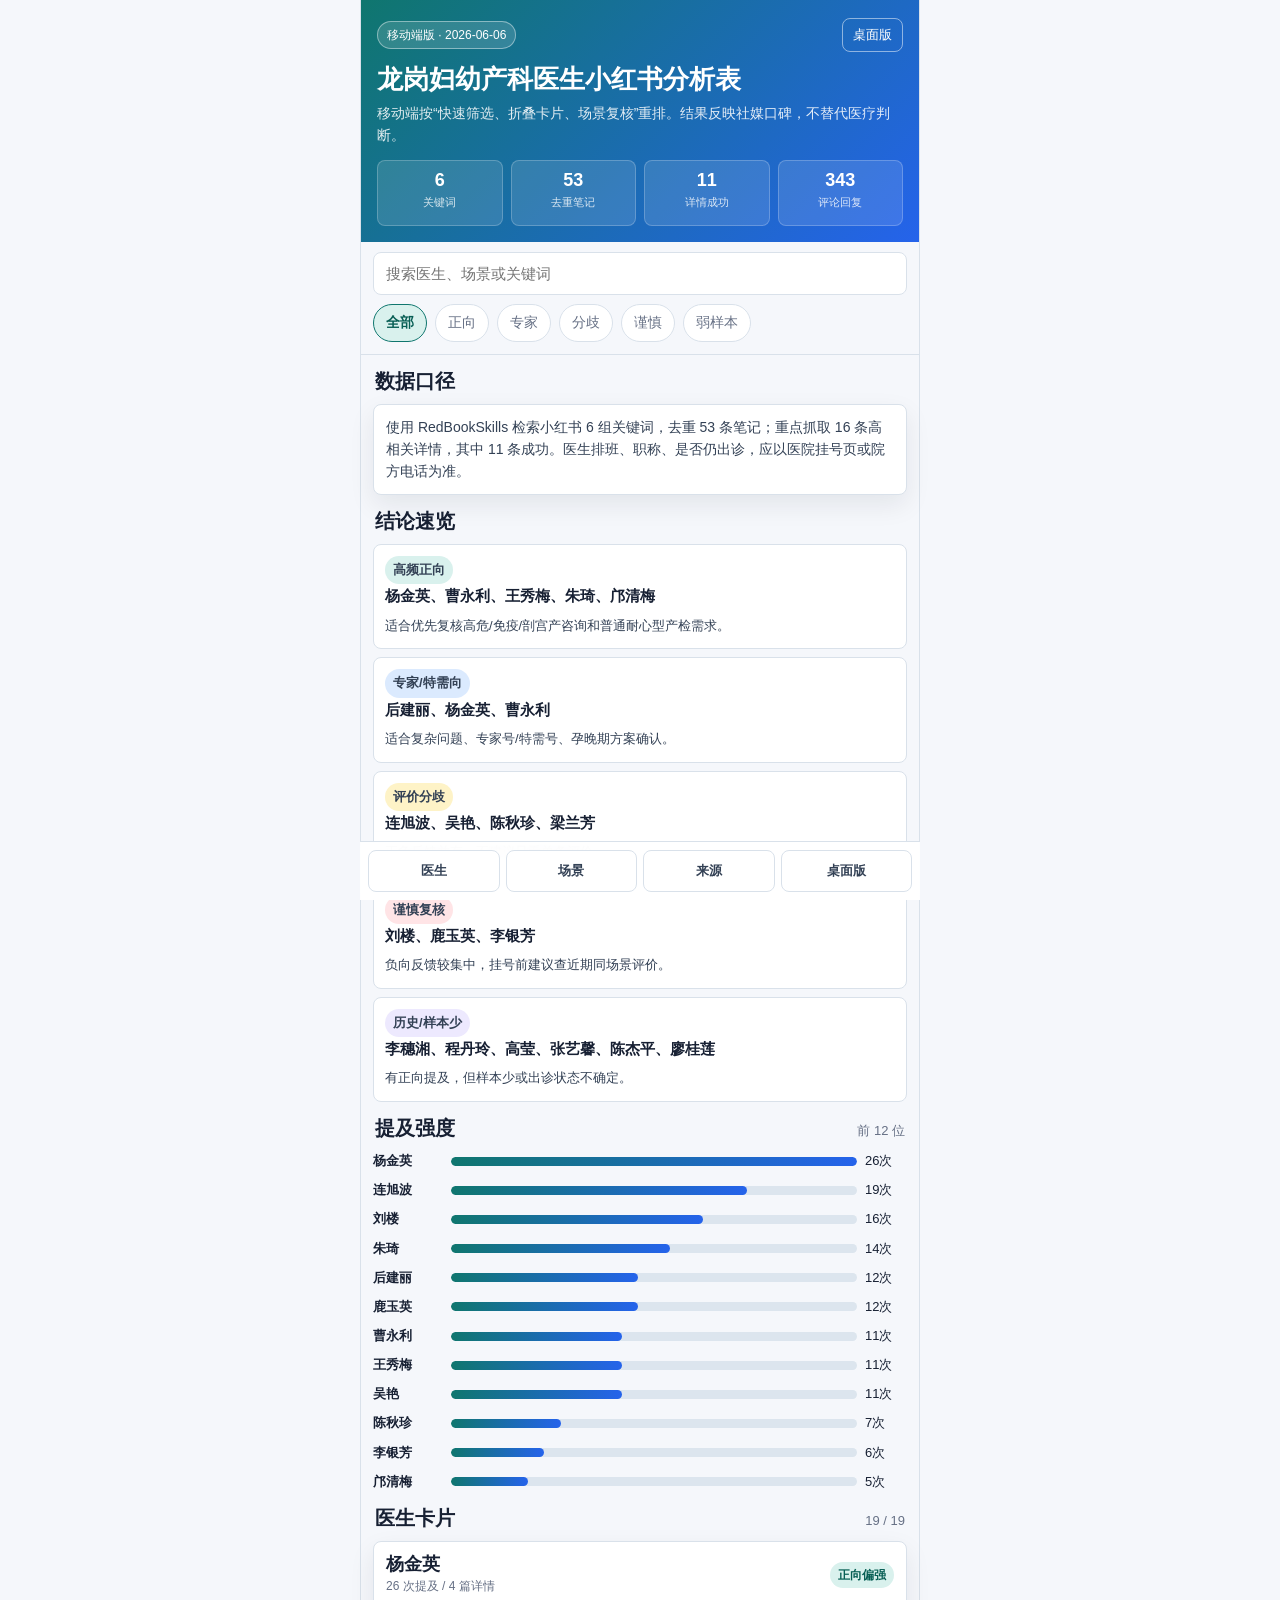
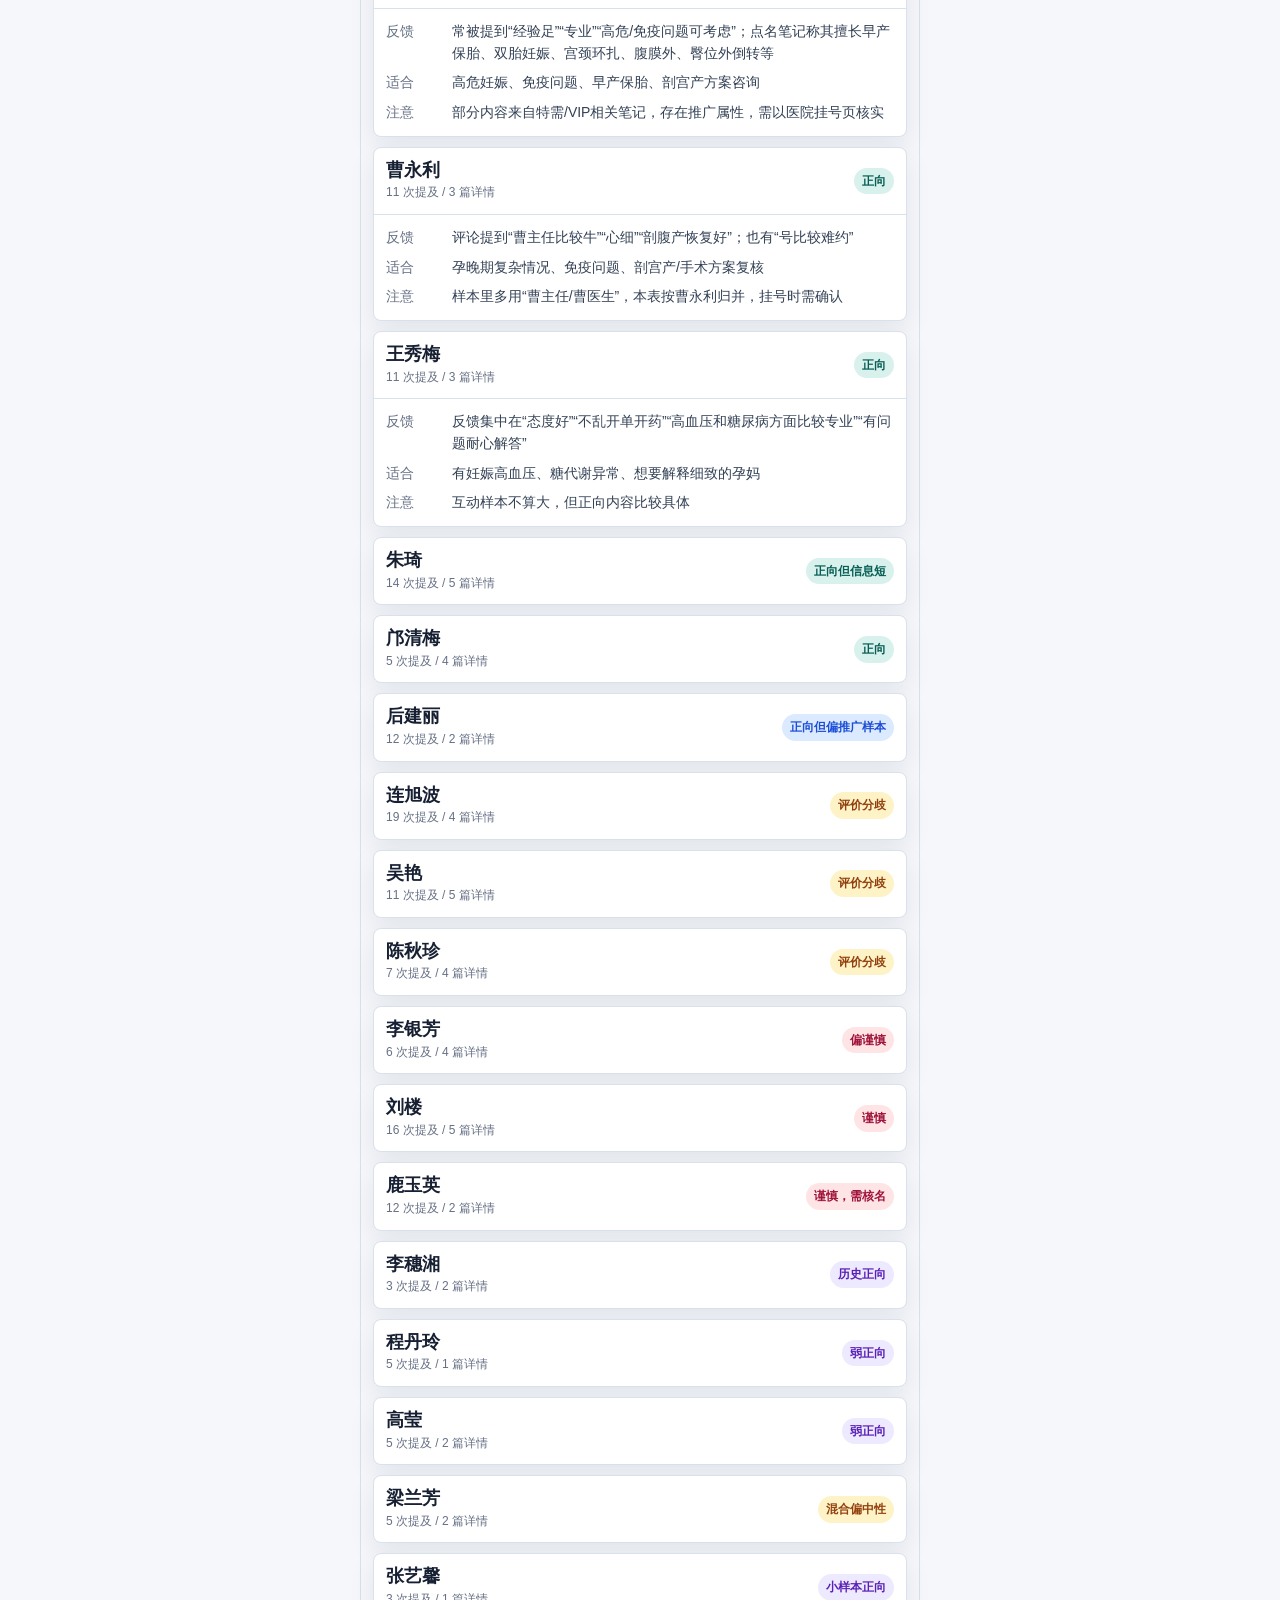
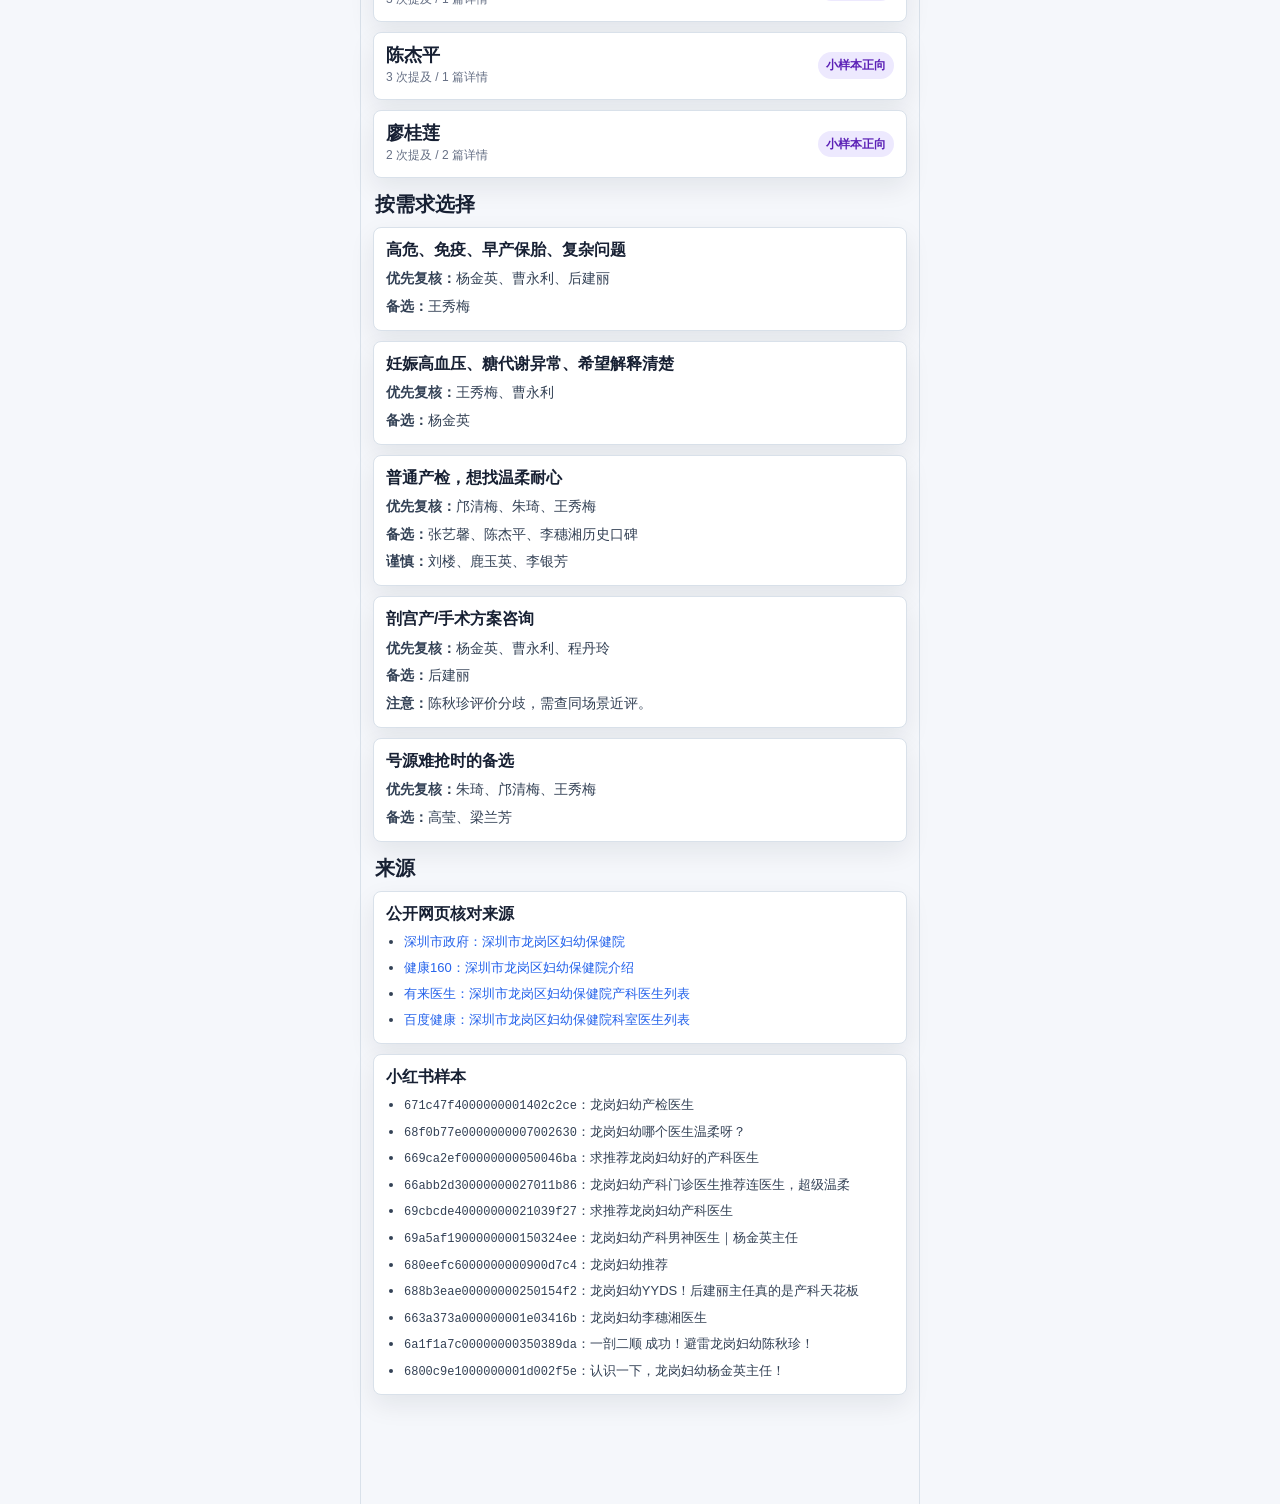
<file: hospital/lgfy/mobile.html>
<!doctype html>
<html lang="zh-CN">
<head>
  <meta charset="utf-8">
  <meta name="viewport" content="width=device-width, initial-scale=1, viewport-fit=cover">
  <title>龙岗妇幼产科医生分析表 - 移动端</title>
  <style>
    :root {
      --bg: #f5f7fb;
      --surface: #ffffff;
      --ink: #172033;
      --muted: #667085;
      --line: #d9e1ea;
      --teal: #0f766e;
      --teal-soft: #d9f1ed;
      --blue: #2563eb;
      --blue-soft: #dbeafe;
      --amber: #b45309;
      --amber-soft: #fef3c7;
      --rose: #be123c;
      --rose-soft: #ffe4e6;
      --violet: #6d28d9;
      --violet-soft: #ede9fe;
      --radius: 8px;
      --shadow: 0 10px 26px rgba(15, 23, 42, 0.08);
    }

    * {
      box-sizing: border-box;
    }

    html {
      scroll-behavior: smooth;
    }

    body {
      margin: 0;
      background: var(--bg);
      color: var(--ink);
      font-family: -apple-system, BlinkMacSystemFont, "Segoe UI", "PingFang SC", "Microsoft YaHei", sans-serif;
      line-height: 1.55;
    }

    a {
      color: var(--blue);
      text-decoration: none;
    }

    .app {
      max-width: 560px;
      min-height: 100vh;
      margin: 0 auto;
      background: var(--bg);
      padding-bottom: calc(76px + env(safe-area-inset-bottom));
    }

    .top {
      padding: 18px 16px 16px;
      color: #fff;
      background: linear-gradient(135deg, #0f766e, #2563eb);
    }

    .top-row {
      display: flex;
      align-items: center;
      justify-content: space-between;
      gap: 10px;
      margin-bottom: 12px;
    }

    .label {
      display: inline-flex;
      align-items: center;
      border: 1px solid rgba(255, 255, 255, 0.42);
      border-radius: 999px;
      padding: 4px 9px;
      background: rgba(255, 255, 255, 0.14);
      font-size: 12px;
      white-space: nowrap;
    }

    .desktop-link {
      min-height: 34px;
      border: 1px solid rgba(255, 255, 255, 0.5);
      border-radius: var(--radius);
      padding: 6px 10px;
      color: #fff;
      font-size: 13px;
      white-space: nowrap;
    }

    h1 {
      margin: 0 0 8px;
      font-size: 26px;
      line-height: 1.18;
      letter-spacing: 0;
    }

    .lead {
      margin: 0;
      color: rgba(255, 255, 255, 0.88);
      font-size: 14px;
    }

    .stats {
      display: grid;
      grid-template-columns: repeat(4, minmax(0, 1fr));
      gap: 8px;
      margin-top: 14px;
    }

    .stat {
      min-height: 66px;
      border: 1px solid rgba(255, 255, 255, 0.22);
      border-radius: var(--radius);
      background: rgba(255, 255, 255, 0.12);
      padding: 9px 6px;
      text-align: center;
    }

    .stat strong {
      display: block;
      font-size: 18px;
      line-height: 1.2;
    }

    .stat span {
      display: block;
      margin-top: 2px;
      color: rgba(255, 255, 255, 0.82);
      font-size: 11px;
    }

    .toolbar {
      position: sticky;
      top: 0;
      z-index: 10;
      padding: 10px 12px;
      background: rgba(245, 247, 251, 0.94);
      backdrop-filter: blur(10px);
      border-bottom: 1px solid var(--line);
    }

    .search {
      width: 100%;
      min-height: 42px;
      border: 1px solid var(--line);
      border-radius: var(--radius);
      padding: 9px 12px;
      background: #fff;
      color: var(--ink);
      font: inherit;
      font-size: 15px;
    }

    .segments {
      display: flex;
      gap: 8px;
      overflow-x: auto;
      padding: 9px 0 2px;
      scrollbar-width: none;
    }

    .segments::-webkit-scrollbar {
      display: none;
    }

    .segment {
      flex: 0 0 auto;
      border: 1px solid var(--line);
      border-radius: 999px;
      background: #fff;
      color: var(--muted);
      font: inherit;
      font-size: 14px;
      min-height: 36px;
      padding: 7px 12px;
    }

    .segment.active {
      border-color: var(--teal);
      background: var(--teal-soft);
      color: #075e54;
      font-weight: 700;
    }

    .content {
      padding: 14px 12px 24px;
    }

    section {
      scroll-margin-top: 112px;
      margin-bottom: 14px;
    }

    .section-head {
      display: flex;
      align-items: flex-end;
      justify-content: space-between;
      gap: 10px;
      margin: 0 2px 10px;
    }

    h2 {
      margin: 0;
      font-size: 20px;
      line-height: 1.25;
      letter-spacing: 0;
    }

    .hint {
      margin: 0;
      color: var(--muted);
      font-size: 13px;
    }

    .notice,
    .panel,
    .doctor-card,
    .scenario,
    .source-panel {
      border: 1px solid var(--line);
      border-radius: var(--radius);
      background: var(--surface);
      box-shadow: var(--shadow);
    }

    .notice {
      padding: 12px;
      color: #334155;
      font-size: 14px;
    }

    .tier-list {
      display: grid;
      gap: 8px;
    }

    .tier {
      border: 1px solid var(--line);
      border-radius: var(--radius);
      background: #fff;
      padding: 11px;
    }

    .tier strong {
      display: block;
      margin-bottom: 5px;
      font-size: 15px;
    }

    .tier span {
      color: #334155;
      font-size: 13px;
    }

    .badge {
      display: inline-flex;
      align-items: center;
      border-radius: 999px;
      padding: 4px 8px;
      font-size: 12px;
      font-weight: 700;
      white-space: nowrap;
    }

    .positive { background: var(--teal-soft); color: #075e54; }
    .expert { background: var(--blue-soft); color: #1d4ed8; }
    .mixed { background: var(--amber-soft); color: #92400e; }
    .caution { background: var(--rose-soft); color: #9f1239; }
    .weak { background: var(--violet-soft); color: #5b21b6; }

    .bar-list {
      display: grid;
      gap: 9px;
    }

    .bar-row {
      display: grid;
      grid-template-columns: 70px 1fr 42px;
      align-items: center;
      gap: 8px;
      font-size: 13px;
    }

    .bar-track {
      height: 9px;
      border-radius: 999px;
      overflow: hidden;
      background: #dce5ee;
    }

    .bar-fill {
      height: 100%;
      border-radius: 999px;
      background: linear-gradient(90deg, var(--teal), var(--blue));
    }

    .doctor-list {
      display: grid;
      gap: 10px;
    }

    .doctor-card {
      overflow: hidden;
    }

    .doctor-card summary {
      display: grid;
      grid-template-columns: 1fr auto;
      gap: 8px;
      align-items: center;
      min-height: 58px;
      padding: 12px;
      list-style: none;
      cursor: pointer;
    }

    .doctor-card summary::-webkit-details-marker {
      display: none;
    }

    .doctor-name {
      min-width: 0;
    }

    .doctor-name strong {
      display: block;
      font-size: 18px;
      line-height: 1.2;
    }

    .doctor-name span {
      display: block;
      margin-top: 2px;
      color: var(--muted);
      font-size: 12px;
    }

    .doctor-body {
      border-top: 1px solid var(--line);
      padding: 12px;
    }

    .field {
      display: grid;
      grid-template-columns: 58px 1fr;
      gap: 8px;
      font-size: 14px;
      color: #334155;
    }

    .field + .field {
      margin-top: 8px;
    }

    .field-label {
      color: var(--muted);
    }

    .empty {
      display: none;
      padding: 18px;
      border: 1px dashed var(--line);
      border-radius: var(--radius);
      background: #fff;
      color: var(--muted);
      text-align: center;
    }

    .scenario-list {
      display: grid;
      gap: 10px;
    }

    .scenario {
      padding: 12px;
    }

    .scenario h3,
    .source-panel h3 {
      margin: 0 0 8px;
      font-size: 16px;
      line-height: 1.28;
    }

    .scenario p {
      margin: 6px 0 0;
      color: #334155;
      font-size: 14px;
    }

    .source-panel {
      padding: 12px;
    }

    .source-list {
      margin: 0;
      padding-left: 18px;
      color: #334155;
      font-size: 13px;
    }

    .source-list li + li {
      margin-top: 6px;
    }

    code {
      font-family: ui-monospace, SFMono-Regular, Menlo, Consolas, monospace;
      font-size: 12px;
    }

    .bottom-nav {
      position: fixed;
      left: 50%;
      bottom: 0;
      z-index: 20;
      width: min(560px, 100%);
      transform: translateX(-50%);
      display: grid;
      grid-template-columns: repeat(4, 1fr);
      gap: 6px;
      padding: 8px 8px calc(8px + env(safe-area-inset-bottom));
      border-top: 1px solid var(--line);
      background: rgba(255, 255, 255, 0.96);
      backdrop-filter: blur(10px);
    }

    .bottom-nav a {
      min-height: 42px;
      display: flex;
      align-items: center;
      justify-content: center;
      border: 1px solid var(--line);
      border-radius: var(--radius);
      background: #fff;
      color: #334155;
      font-size: 13px;
      font-weight: 700;
    }

    @media (min-width: 720px) {
      .app {
        border-left: 1px solid var(--line);
        border-right: 1px solid var(--line);
      }
    }
  </style>
</head>
<body>
  <div class="app">
    <header class="top">
      <div class="top-row">
        <span class="label">移动端版 · 2026-06-06</span>
        <a class="desktop-link" href="./pc.html">桌面版</a>
      </div>
      <h1>龙岗妇幼产科医生小红书分析表</h1>
      <p class="lead">移动端按“快速筛选、折叠卡片、场景复核”重排。结果反映社媒口碑，不替代医疗判断。</p>
      <div class="stats" aria-label="数据统计">
        <div class="stat"><strong>6</strong><span>关键词</span></div>
        <div class="stat"><strong>53</strong><span>去重笔记</span></div>
        <div class="stat"><strong>11</strong><span>详情成功</span></div>
        <div class="stat"><strong>343</strong><span>评论回复</span></div>
      </div>
    </header>

    <div class="toolbar">
      <input class="search" id="search" type="search" placeholder="搜索医生、场景或关键词">
      <div class="segments" aria-label="筛选医生分层">
        <button class="segment active" type="button" data-filter="all">全部</button>
        <button class="segment" type="button" data-filter="positive">正向</button>
        <button class="segment" type="button" data-filter="expert">专家</button>
        <button class="segment" type="button" data-filter="mixed">分歧</button>
        <button class="segment" type="button" data-filter="caution">谨慎</button>
        <button class="segment" type="button" data-filter="weak">弱样本</button>
      </div>
    </div>

    <main class="content">
      <section id="scope">
        <div class="section-head">
          <h2>数据口径</h2>
        </div>
        <div class="notice">
          使用 RedBookSkills 检索小红书 6 组关键词，去重 53 条笔记；重点抓取 16 条高相关详情，其中 11 条成功。医生排班、职称、是否仍出诊，应以医院挂号页或院方电话为准。
        </div>
      </section>

      <section id="overview">
        <div class="section-head">
          <h2>结论速览</h2>
        </div>
        <div class="tier-list">
          <div class="tier"><span class="badge positive">高频正向</span><strong>杨金英、曹永利、王秀梅、朱琦、邝清梅</strong><span>适合优先复核高危/免疫/剖宫产咨询和普通耐心型产检需求。</span></div>
          <div class="tier"><span class="badge expert">专家/特需向</span><strong>后建丽、杨金英、曹永利</strong><span>适合复杂问题、专家号/特需号、孕晚期方案确认。</span></div>
          <div class="tier"><span class="badge mixed">评价分歧</span><strong>连旭波、吴艳、陈秋珍、梁兰芳</strong><span>正负反馈并存，不建议只看单条评价。</span></div>
          <div class="tier"><span class="badge caution">谨慎复核</span><strong>刘楼、鹿玉英、李银芳</strong><span>负向反馈较集中，挂号前建议查近期同场景评价。</span></div>
          <div class="tier"><span class="badge weak">历史/样本少</span><strong>李穗湘、程丹玲、高莹、张艺馨、陈杰平、廖桂莲</strong><span>有正向提及，但样本少或出诊状态不确定。</span></div>
        </div>
      </section>

      <section id="chart">
        <div class="section-head">
          <h2>提及强度</h2>
          <p class="hint">前 12 位</p>
        </div>
        <div class="bar-list" id="bar-list"></div>
      </section>

      <section id="doctors">
        <div class="section-head">
          <h2>医生卡片</h2>
          <p class="hint" id="result-count"></p>
        </div>
        <div class="doctor-list" id="doctor-list"></div>
        <div class="empty" id="empty">没有匹配结果。</div>
      </section>

      <section id="scenarios">
        <div class="section-head">
          <h2>按需求选择</h2>
        </div>
        <div class="scenario-list">
          <article class="scenario">
            <h3>高危、免疫、早产保胎、复杂问题</h3>
            <p><strong>优先复核：</strong>杨金英、曹永利、后建丽</p>
            <p><strong>备选：</strong>王秀梅</p>
          </article>
          <article class="scenario">
            <h3>妊娠高血压、糖代谢异常、希望解释清楚</h3>
            <p><strong>优先复核：</strong>王秀梅、曹永利</p>
            <p><strong>备选：</strong>杨金英</p>
          </article>
          <article class="scenario">
            <h3>普通产检，想找温柔耐心</h3>
            <p><strong>优先复核：</strong>邝清梅、朱琦、王秀梅</p>
            <p><strong>备选：</strong>张艺馨、陈杰平、李穗湘历史口碑</p>
            <p><strong>谨慎：</strong>刘楼、鹿玉英、李银芳</p>
          </article>
          <article class="scenario">
            <h3>剖宫产/手术方案咨询</h3>
            <p><strong>优先复核：</strong>杨金英、曹永利、程丹玲</p>
            <p><strong>备选：</strong>后建丽</p>
            <p><strong>注意：</strong>陈秋珍评价分歧，需查同场景近评。</p>
          </article>
          <article class="scenario">
            <h3>号源难抢时的备选</h3>
            <p><strong>优先复核：</strong>朱琦、邝清梅、王秀梅</p>
            <p><strong>备选：</strong>高莹、梁兰芳</p>
          </article>
        </div>
      </section>

      <section id="sources">
        <div class="section-head">
          <h2>来源</h2>
        </div>
        <div class="source-panel">
          <h3>公开网页核对来源</h3>
          <ul class="source-list">
            <li><a href="https://www.sz.gov.cn/hospital/lgyy/qfybjy/content/post_9389944.html" target="_blank" rel="noreferrer">深圳市政府：深圳市龙岗区妇幼保健院</a></li>
            <li><a href="https://www.91160.com/unit/unitintro/uid-124.html" target="_blank" rel="noreferrer">健康160：深圳市龙岗区妇幼保健院介绍</a></li>
            <li><a href="https://www.youlai.cn/yyk/hospindex/2254/departmentindex_9530.html" target="_blank" rel="noreferrer">有来医生：深圳市龙岗区妇幼保健院产科医生列表</a></li>
            <li><a href="https://health.baidu.com/doctordec/departmentlist/1000350" target="_blank" rel="noreferrer">百度健康：深圳市龙岗区妇幼保健院科室医生列表</a></li>
          </ul>
        </div>
        <div class="source-panel" style="margin-top:10px">
          <h3>小红书样本</h3>
          <ul class="source-list">
            <li><code>671c47f4000000001402c2ce</code>：龙岗妇幼产检医生</li>
            <li><code>68f0b77e0000000007002630</code>：龙岗妇幼哪个医生温柔呀？</li>
            <li><code>669ca2ef00000000050046ba</code>：求推荐龙岗妇幼好的产科医生</li>
            <li><code>66abb2d30000000027011b86</code>：龙岗妇幼产科门诊医生推荐连医生，超级温柔</li>
            <li><code>69cbcde40000000021039f27</code>：求推荐龙岗妇幼产科医生</li>
            <li><code>69a5af1900000000150324ee</code>：龙岗妇幼产科男神医生｜杨金英主任</li>
            <li><code>680eefc6000000000900d7c4</code>：龙岗妇幼推荐</li>
            <li><code>688b3eae00000000250154f2</code>：龙岗妇幼YYDS！后建丽主任真的是产科天花板</li>
            <li><code>663a373a000000001e03416b</code>：龙岗妇幼李穗湘医生</li>
            <li><code>6a1f1a7c00000000350389da</code>：一剖二顺 成功！避雷龙岗妇幼陈秋珍！</li>
            <li><code>6800c9e1000000001d002f5e</code>：认识一下，龙岗妇幼杨金英主任！</li>
          </ul>
        </div>
      </section>
    </main>

    <nav class="bottom-nav" aria-label="页面跳转">
      <a href="#doctors">医生</a>
      <a href="#scenarios">场景</a>
      <a href="#sources">来源</a>
      <a href="./龙岗妇幼保健院产科医生小红书分析表.html">桌面版</a>
    </nav>
  </div>

  <script>
    const doctors = [
      { name: "杨金英", group: "positive", groupLabel: "正向偏强", mentions: 26, sources: 4, strength: "26 次提及 / 4 篇详情", feedback: "常被提到“经验足”“专业”“高危/免疫问题可考虑”；点名笔记称其擅长早产保胎、双胎妊娠、宫颈环扎、腹膜外、臀位外倒转等", fit: "高危妊娠、免疫问题、早产保胎、剖宫产方案咨询", caution: "部分内容来自特需/VIP相关笔记，存在推广属性，需以医院挂号页核实" },
      { name: "曹永利", group: "positive", groupLabel: "正向", mentions: 11, sources: 3, strength: "11 次提及 / 3 篇详情", feedback: "评论提到“曹主任比较牛”“心细”“剖腹产恢复好”；也有“号比较难约”", fit: "孕晚期复杂情况、免疫问题、剖宫产/手术方案复核", caution: "样本里多用“曹主任/曹医生”，本表按曹永利归并，挂号时需确认" },
      { name: "王秀梅", group: "positive", groupLabel: "正向", mentions: 11, sources: 3, strength: "11 次提及 / 3 篇详情", feedback: "反馈集中在“态度好”“不乱开单开药”“高血压和糖尿病方面比较专业”“有问题耐心解答”", fit: "有妊娠高血压、糖代谢异常、想要解释细致的孕妈", caution: "互动样本不算大，但正向内容比较具体" },
      { name: "朱琦", group: "positive", groupLabel: "正向但信息短", mentions: 14, sources: 5, strength: "14 次提及 / 5 篇详情", feedback: "多条短评直接推荐，常见反馈是“挺好”“号难抢”", fit: "普通产检、想找被多人点名推荐的医生", caution: "评价多是点名式推荐，细节少；需结合近期号源和个人体验" },
      { name: "邝清梅", group: "positive", groupLabel: "正向", mentions: 5, sources: 4, strength: "5 次提及 / 4 篇详情", feedback: "反馈集中在“温柔有耐心”“不让人焦虑”；也有人说“等得比较久”“只有周二有号”", fit: "普通产检、对情绪安抚和解释耐心要求高", caution: "样本量中等偏少，且可能受出诊时间限制" },
      { name: "后建丽", group: "expert", groupLabel: "正向但偏推广样本", mentions: 12, sources: 2, strength: "12 次提及 / 2 篇详情", feedback: "被归为专家号；点名笔记称“专业过硬”“特需门诊”“产科天花板”", fit: "专家/特需门诊、复杂产检问题复核", caution: "主要正向来自一篇安利型内容，需降低推广偏差" },
      { name: "连旭波", group: "mixed", groupLabel: "评价分歧", mentions: 19, sources: 4, strength: "19 次提及 / 4 篇详情", feedback: "正向：温柔、耐心、情绪价值足；负向：不负责、不严谨、催开单、体验糟心", fit: "如果重视沟通氛围，可作为普通产检候选之一", caution: "分歧明显，不建议只看单条好评或差评；首次就诊后再决定是否长期固定" },
      { name: "吴艳", group: "mixed", groupLabel: "评价分歧", mentions: 11, sources: 5, strength: "11 次提及 / 5 篇详情", feedback: "正向：有人长期挂、认为“还可以”；负向：有人反馈凶、发脾气、没耐心", fit: "能接受直接风格、已有明确问题清单的孕妈", caution: "对沟通风格敏感者需谨慎" },
      { name: "陈秋珍", group: "mixed", groupLabel: "评价分歧", mentions: 7, sources: 4, strength: "7 次提及 / 4 篇详情", feedback: "有评论称“靠谱、安心、温柔有耐心”；也有近期笔记标题直接避雷", fit: "普通产检可候选，但不宜只看单边评价", caution: "负向样本来自生产体验类笔记，建议重点查近期同场景反馈" },
      { name: "李银芳", group: "caution", groupLabel: "偏谨慎", mentions: 6, sources: 4, strength: "6 次提及 / 4 篇详情", feedback: "有人认为号难抢或还可以；负向集中在“态度差”“避雷”", fit: "若只是普通检查且无其他号源，可作为备选", caution: "负向反馈较直接，沟通预期要放低" },
      { name: "刘楼", group: "caution", groupLabel: "谨慎", mentions: 16, sources: 5, strength: "16 次提及 / 5 篇详情", feedback: "负向词集中在敷衍、一般、别挂；也有少量“VIP临时加号体验还可以”", fit: "不建议作为首选；临时加号可视情况", caution: "负向反馈在样本中较集中" },
      { name: "鹿玉英", group: "caution", groupLabel: "谨慎，需核名", mentions: 12, sources: 2, strength: "12 次提及 / 2 篇详情", feedback: "评论多以“鹿/鹿医生/姓鹿”出现，负向集中在不耐烦、差评、避雷", fit: "不建议只凭社媒选择；需先确认具体医生姓名", caution: "因评论多为姓氏简称，本表按公开医生列表中的鹿玉英暂归并，需挂号页复核" },
      { name: "李穗湘", group: "weak", groupLabel: "历史正向", mentions: 3, sources: 2, strength: "3 次提及 / 2 篇详情", feedback: "反馈温柔、耐心、亲切；点名笔记提到退休前最后出诊日", fit: "可作为历史口碑参考", caution: "可能已退休或不再常规出诊，不能作为当前挂号建议" },
      { name: "程丹玲", group: "weak", groupLabel: "弱正向", mentions: 5, sources: 1, strength: "5 次提及 / 1 篇详情", feedback: "有回复称细心、剖宫产体验感谢；另有搜索结果标题点名正向", fit: "剖宫产或想找细心型医生可进一步复核", caution: "可浏览详情样本少，结论可信度低" },
      { name: "高莹", group: "weak", groupLabel: "弱正向", mentions: 5, sources: 2, strength: "5 次提及 / 2 篇详情", feedback: "有“推荐高莹”的评论，也有人提到号源时间限制", fit: "普通产检备选", caution: "样本少，需查近期出诊" },
      { name: "梁兰芳", group: "mixed", groupLabel: "混合偏中性", mentions: 5, sources: 2, strength: "5 次提及 / 2 篇详情", feedback: "有人从怀到生一直挂；也有人反馈问诊很快、不能多问", fit: "普通流程型产检备选", caution: "如果希望医生详细解释，需谨慎" },
      { name: "张艺馨", group: "weak", groupLabel: "小样本正向", mentions: 3, sources: 1, strength: "3 次提及 / 1 篇详情", feedback: "回复提到温柔、不乱开单", fit: "普通产检备选", caution: "样本太少" },
      { name: "陈杰平", group: "weak", groupLabel: "小样本正向", mentions: 3, sources: 1, strength: "3 次提及 / 1 篇详情", feedback: "回复提到耐心、负责、nice", fit: "普通产检备选", caution: "样本太少" },
      { name: "廖桂莲", group: "weak", groupLabel: "小样本正向", mentions: 2, sources: 2, strength: "2 次提及 / 2 篇详情", feedback: "有评论称温柔、细心", fit: "专家/主任号可进一步复核", caution: "样本太少，且部分评论只写“廖主任”" }
    ];

    const groupClass = { positive: "positive", expert: "expert", mixed: "mixed", caution: "caution", weak: "weak" };
    const list = document.getElementById("doctor-list");
    const search = document.getElementById("search");
    const resultCount = document.getElementById("result-count");
    const empty = document.getElementById("empty");
    const maxMentions = Math.max(...doctors.map((doctor) => doctor.mentions));
    let activeFilter = "all";

    function matches(doctor, query) {
      const text = [doctor.name, doctor.groupLabel, doctor.strength, doctor.feedback, doctor.fit, doctor.caution].join(" ");
      return (activeFilter === "all" || doctor.group === activeFilter) && text.includes(query);
    }

    function renderDoctors() {
      const query = search.value.trim();
      const filtered = doctors.filter((doctor) => matches(doctor, query));
      list.innerHTML = filtered.map((doctor, index) => `
        <details class="doctor-card" ${index < 3 ? "open" : ""}>
          <summary>
            <span class="doctor-name">
              <strong>${doctor.name}</strong>
              <span>${doctor.strength}</span>
            </span>
            <span class="badge ${groupClass[doctor.group]}">${doctor.groupLabel}</span>
          </summary>
          <div class="doctor-body">
            <div class="field"><span class="field-label">反馈</span><span>${doctor.feedback}</span></div>
            <div class="field"><span class="field-label">适合</span><span>${doctor.fit}</span></div>
            <div class="field"><span class="field-label">注意</span><span>${doctor.caution}</span></div>
          </div>
        </details>
      `).join("");
      resultCount.textContent = `${filtered.length} / ${doctors.length}`;
      empty.style.display = filtered.length ? "none" : "block";
    }

    function renderBars() {
      const barList = document.getElementById("bar-list");
      const sorted = [...doctors].sort((a, b) => b.mentions - a.mentions).slice(0, 12);
      barList.innerHTML = sorted.map((doctor) => {
        const width = Math.max(8, Math.round((doctor.mentions / maxMentions) * 100));
        return `
          <div class="bar-row">
            <strong>${doctor.name}</strong>
            <div class="bar-track" aria-hidden="true"><div class="bar-fill" style="width: ${width}%"></div></div>
            <span>${doctor.mentions}次</span>
          </div>
        `;
      }).join("");
    }

    document.querySelectorAll(".segment").forEach((button) => {
      button.addEventListener("click", () => {
        document.querySelectorAll(".segment").forEach((item) => item.classList.remove("active"));
        button.classList.add("active");
        activeFilter = button.dataset.filter;
        renderDoctors();
      });
    });

    search.addEventListener("input", renderDoctors);
    renderBars();
    renderDoctors();
  </script>
</body>
</html>
</file>
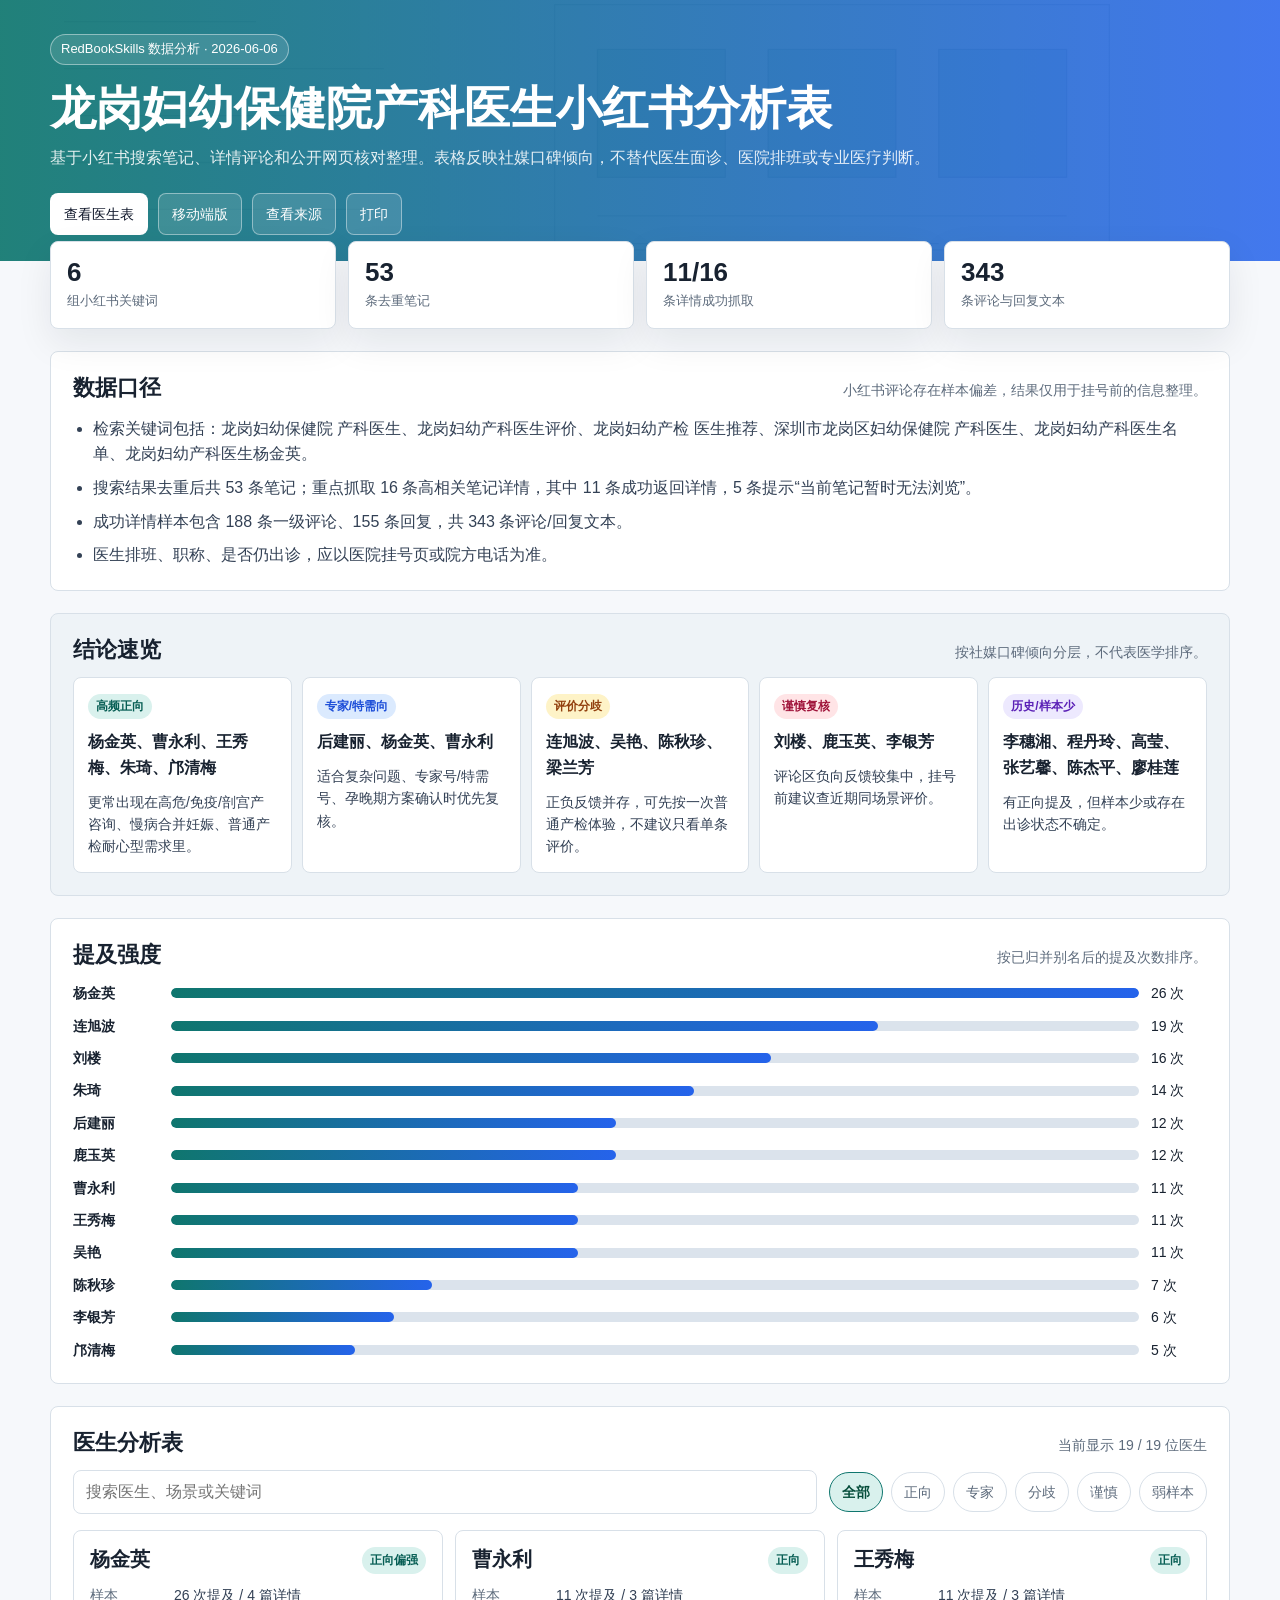
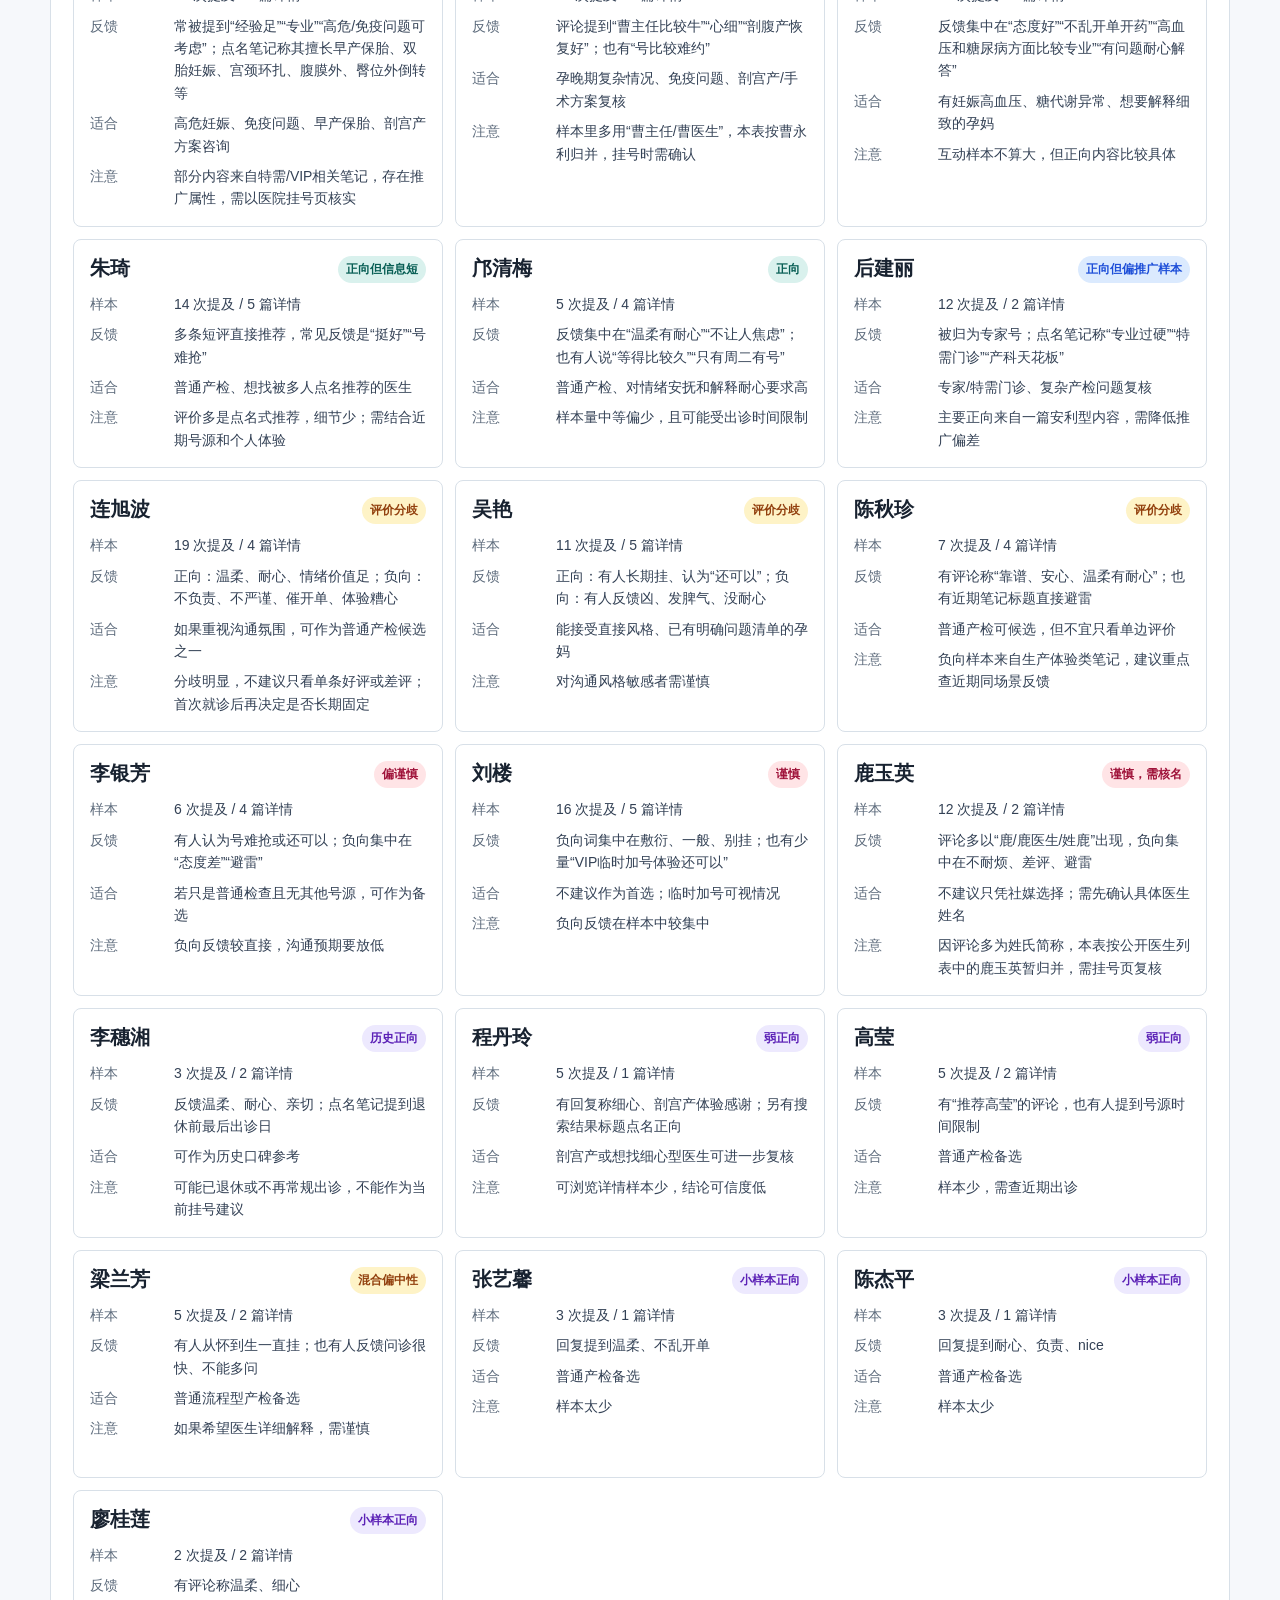
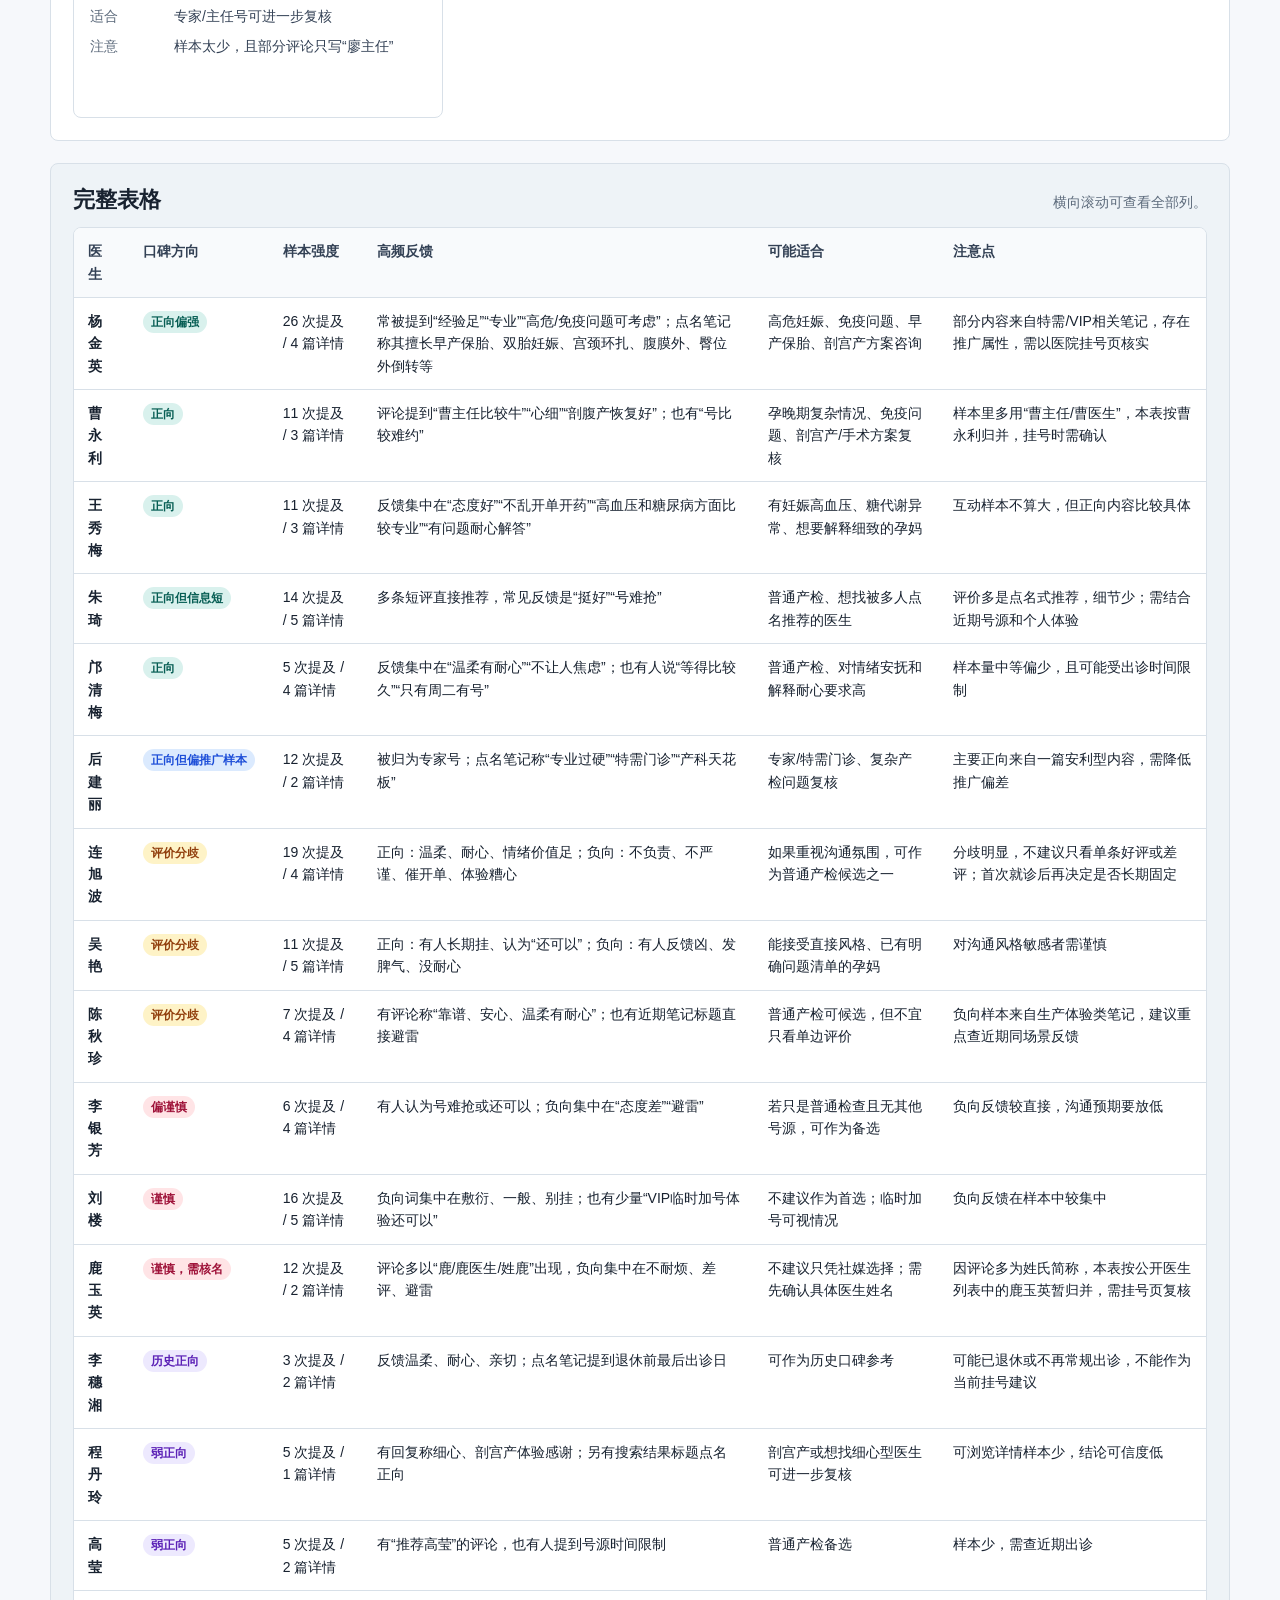
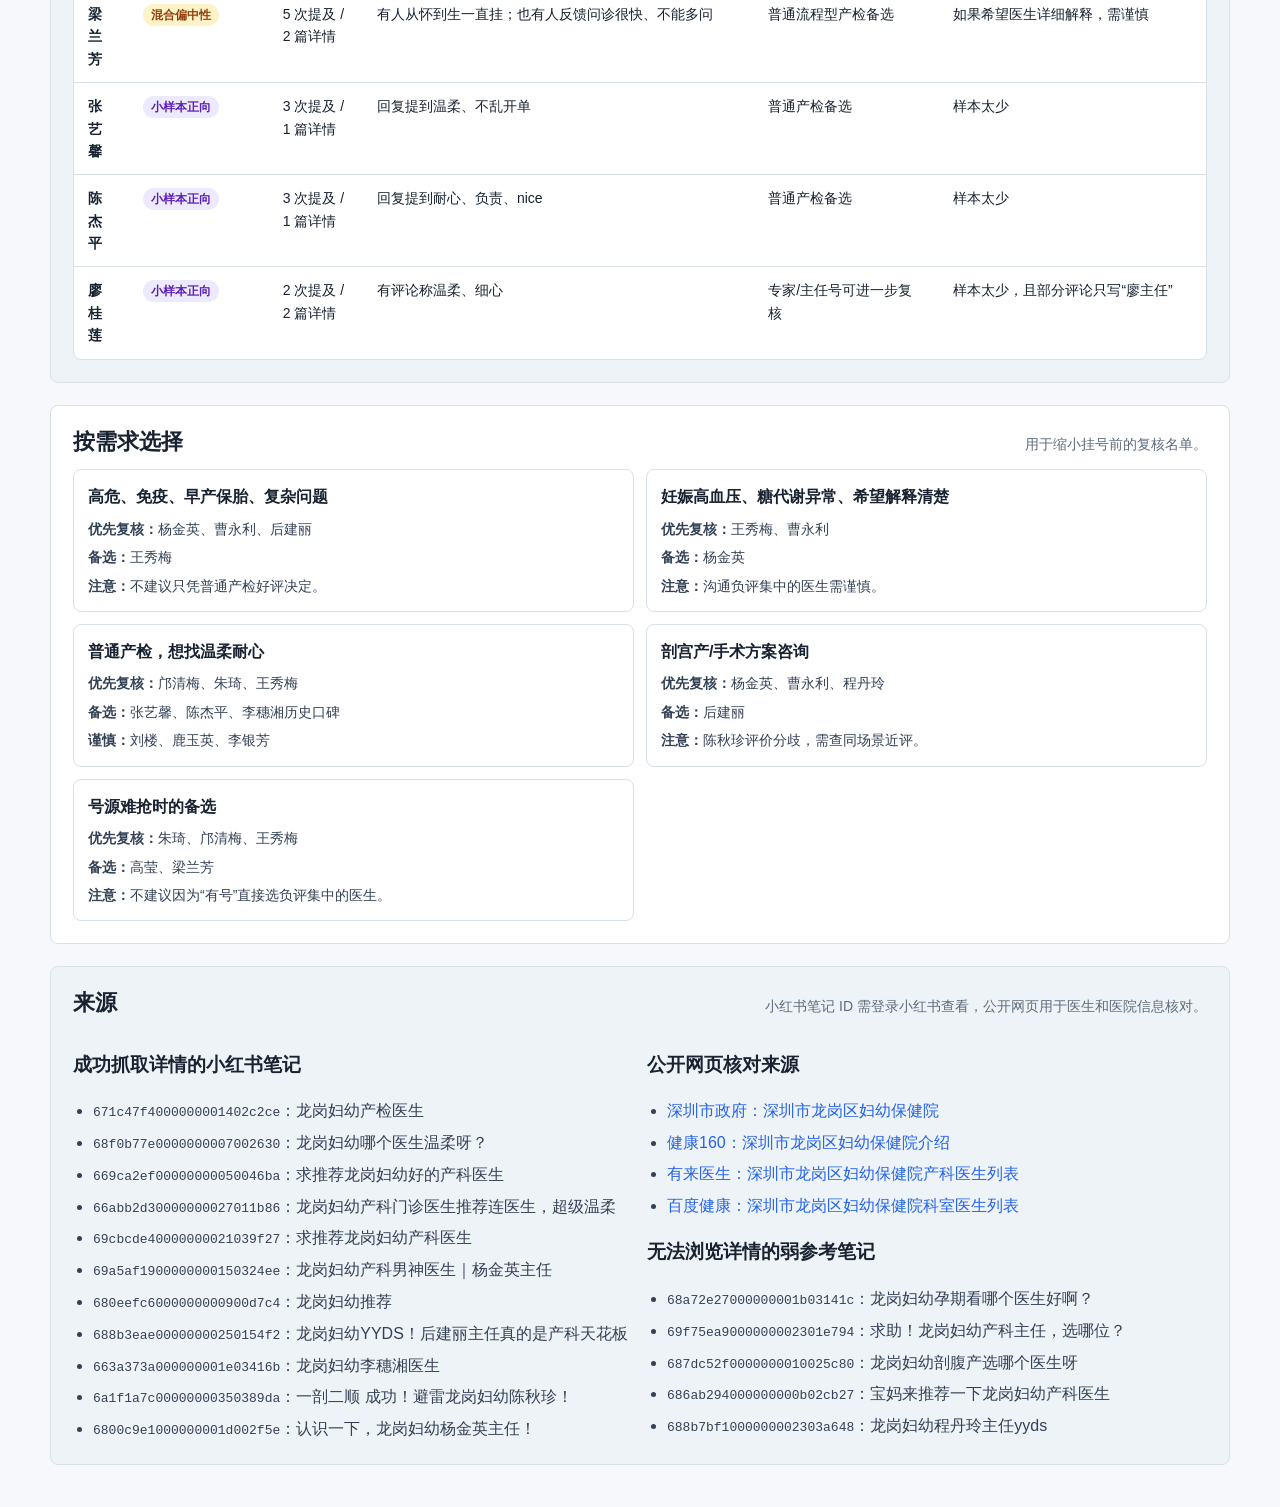
<file: hospital/lgfy/pc.html>
<!doctype html>
<html lang="zh-CN">
<head>
  <meta charset="utf-8">
  <meta name="viewport" content="width=device-width, initial-scale=1">
  <title>龙岗妇幼保健院产科医生小红书分析表</title>
  <style>
    :root {
      --bg: #f6f8fb;
      --surface: #ffffff;
      --surface-2: #eef3f7;
      --ink: #182230;
      --muted: #5d6b7c;
      --line: #d8e0e8;
      --teal: #0f766e;
      --teal-soft: #d9f1ed;
      --blue: #2563eb;
      --blue-soft: #dbeafe;
      --amber: #b45309;
      --amber-soft: #fef3c7;
      --rose: #be123c;
      --rose-soft: #ffe4e6;
      --violet: #6d28d9;
      --violet-soft: #ede9fe;
      --shadow: 0 14px 36px rgba(15, 23, 42, 0.08);
      --radius: 8px;
    }

    * {
      box-sizing: border-box;
    }

    body {
      margin: 0;
      background: var(--bg);
      color: var(--ink);
      font-family: -apple-system, BlinkMacSystemFont, "Segoe UI", "PingFang SC", "Microsoft YaHei", sans-serif;
      line-height: 1.6;
    }

    a {
      color: var(--blue);
      text-decoration: none;
    }

    a:hover {
      text-decoration: underline;
    }

    .page {
      min-height: 100vh;
    }

    .hero {
      background:
        linear-gradient(90deg, rgba(15, 118, 110, 0.92), rgba(37, 99, 235, 0.86)),
        url("data:image/svg+xml,%3Csvg xmlns='http://www.w3.org/2000/svg' width='1200' height='360' viewBox='0 0 1200 360'%3E%3Crect width='1200' height='360' fill='%23f8fafc'/%3E%3Cg fill='none' stroke='%2394a3b8' stroke-width='1.2' opacity='0.45'%3E%3Cpath d='M60 78h180M60 122h300M60 166h230M60 210h340M60 254h280'/%3E%3Cpath d='M520 62h520v230H520z'/%3E%3Cpath d='M560 104h120v120H560zM720 104h120v120H720zM880 104h120v120H880z'/%3E%3Cpath d='M560 260h440M560 286h320'/%3E%3C/g%3E%3Cg fill='%230f766e' opacity='0.16'%3E%3Crect x='560' y='104' width='120' height='120'/%3E%3Crect x='720' y='104' width='120' height='120'/%3E%3Crect x='880' y='104' width='120' height='120'/%3E%3C/g%3E%3C/svg%3E");
      background-size: cover;
      background-position: center;
      color: #fff;
    }

    .hero-inner {
      width: min(1180px, calc(100% - 32px));
      margin: 0 auto;
      padding: 34px 0 26px;
    }

    .eyebrow {
      display: inline-flex;
      align-items: center;
      gap: 8px;
      padding: 4px 10px;
      border: 1px solid rgba(255, 255, 255, 0.42);
      border-radius: 999px;
      background: rgba(255, 255, 255, 0.12);
      font-size: 13px;
    }

    h1 {
      margin: 16px 0 10px;
      max-width: 920px;
      font-size: clamp(28px, 4vw, 46px);
      line-height: 1.18;
      letter-spacing: 0;
    }

    .hero p {
      margin: 0;
      max-width: 920px;
      color: rgba(255, 255, 255, 0.88);
      font-size: 16px;
    }

    .hero-actions {
      display: flex;
      flex-wrap: wrap;
      gap: 10px;
      margin-top: 22px;
    }

    .btn {
      border: 1px solid var(--line);
      border-radius: var(--radius);
      background: var(--surface);
      color: var(--ink);
      font: inherit;
      font-size: 14px;
      padding: 9px 13px;
      cursor: pointer;
    }

    .btn.primary {
      border-color: rgba(255, 255, 255, 0.35);
      background: #ffffff;
      color: #0f172a;
    }

    .btn.ghost {
      border-color: rgba(255, 255, 255, 0.42);
      background: rgba(255, 255, 255, 0.12);
      color: #fff;
    }

    .main {
      width: min(1180px, calc(100% - 32px));
      margin: 0 auto;
      padding: 24px 0 44px;
    }

    .stats {
      display: grid;
      grid-template-columns: repeat(4, minmax(0, 1fr));
      gap: 12px;
      margin-top: -44px;
      margin-bottom: 22px;
    }

    .stat {
      background: var(--surface);
      border: 1px solid var(--line);
      border-radius: var(--radius);
      box-shadow: var(--shadow);
      padding: 16px;
    }

    .stat strong {
      display: block;
      font-size: 26px;
      line-height: 1.1;
    }

    .stat span {
      color: var(--muted);
      font-size: 13px;
    }

    .section {
      margin-top: 22px;
      padding: 22px;
      background: var(--surface);
      border: 1px solid var(--line);
      border-radius: var(--radius);
    }

    .section.alt {
      background: var(--surface-2);
    }

    .section-title {
      display: flex;
      align-items: flex-end;
      justify-content: space-between;
      gap: 16px;
      margin-bottom: 14px;
    }

    h2 {
      margin: 0;
      font-size: 22px;
      line-height: 1.25;
      letter-spacing: 0;
    }

    .note {
      margin: 0;
      color: var(--muted);
      font-size: 14px;
    }

    .bullets {
      margin: 0;
      padding-left: 20px;
      color: #334155;
    }

    .bullets li + li {
      margin-top: 8px;
    }

    .toolbar {
      display: grid;
      grid-template-columns: minmax(220px, 1fr) auto;
      gap: 12px;
      align-items: center;
      margin: 14px 0 16px;
    }

    .search {
      width: 100%;
      min-height: 40px;
      border: 1px solid var(--line);
      border-radius: var(--radius);
      padding: 8px 12px;
      font: inherit;
      background: #fff;
      color: var(--ink);
    }

    .segments {
      display: flex;
      flex-wrap: wrap;
      gap: 8px;
      justify-content: flex-end;
    }

    .segment {
      border: 1px solid var(--line);
      background: #fff;
      color: var(--muted);
      border-radius: 999px;
      padding: 8px 12px;
      font: inherit;
      font-size: 14px;
      cursor: pointer;
    }

    .segment.active {
      border-color: var(--teal);
      background: var(--teal-soft);
      color: #064e3b;
      font-weight: 700;
    }

    .overview-grid {
      display: grid;
      grid-template-columns: repeat(5, minmax(0, 1fr));
      gap: 10px;
    }

    .tier {
      min-height: 148px;
      border: 1px solid var(--line);
      border-radius: var(--radius);
      background: #fff;
      padding: 14px;
    }

    .tier h3 {
      margin: 0 0 10px;
      font-size: 16px;
    }

    .tier p {
      margin: 0;
      color: #334155;
      font-size: 14px;
    }

    .tagline {
      display: inline-flex;
      border-radius: 999px;
      padding: 3px 8px;
      margin-bottom: 10px;
      font-size: 12px;
      font-weight: 700;
    }

    .positive { background: var(--teal-soft); color: #075e54; }
    .expert { background: var(--blue-soft); color: #1d4ed8; }
    .mixed { background: var(--amber-soft); color: #92400e; }
    .caution { background: var(--rose-soft); color: #9f1239; }
    .weak { background: var(--violet-soft); color: #5b21b6; }

    .doctor-grid {
      display: grid;
      grid-template-columns: repeat(3, minmax(0, 1fr));
      gap: 12px;
    }

    .doctor-card {
      border: 1px solid var(--line);
      border-radius: var(--radius);
      background: #fff;
      padding: 16px;
      min-height: 228px;
    }

    .doctor-head {
      display: flex;
      justify-content: space-between;
      gap: 12px;
      align-items: flex-start;
      margin-bottom: 10px;
    }

    .doctor-card h3 {
      margin: 0;
      font-size: 20px;
      line-height: 1.2;
    }

    .badge {
      flex: 0 0 auto;
      border-radius: 999px;
      padding: 4px 8px;
      font-size: 12px;
      font-weight: 700;
      white-space: nowrap;
    }

    .metric {
      display: grid;
      grid-template-columns: 76px 1fr;
      gap: 8px;
      color: #334155;
      font-size: 14px;
    }

    .metric + .metric {
      margin-top: 8px;
    }

    .metric-label {
      color: var(--muted);
    }

    .bar-list {
      display: grid;
      gap: 10px;
    }

    .bar-row {
      display: grid;
      grid-template-columns: 86px 1fr 56px;
      gap: 12px;
      align-items: center;
      font-size: 14px;
    }

    .bar-track {
      height: 10px;
      border-radius: 999px;
      background: #dbe3ec;
      overflow: hidden;
    }

    .bar-fill {
      height: 100%;
      border-radius: 999px;
      background: linear-gradient(90deg, var(--teal), var(--blue));
    }

    .table-wrap {
      width: 100%;
      overflow-x: auto;
      border: 1px solid var(--line);
      border-radius: var(--radius);
      background: #fff;
    }

    table {
      width: 100%;
      border-collapse: collapse;
      min-width: 860px;
    }

    th,
    td {
      padding: 12px 14px;
      border-bottom: 1px solid var(--line);
      vertical-align: top;
      text-align: left;
      font-size: 14px;
    }

    th {
      position: sticky;
      top: 0;
      z-index: 1;
      background: #f8fafc;
      color: #334155;
      font-weight: 700;
    }

    tbody tr:last-child td {
      border-bottom: 0;
    }

    .scenario-grid {
      display: grid;
      grid-template-columns: repeat(2, minmax(0, 1fr));
      gap: 12px;
    }

    .scenario {
      border: 1px solid var(--line);
      border-radius: var(--radius);
      background: #fff;
      padding: 14px;
    }

    .scenario h3 {
      margin: 0 0 8px;
      font-size: 16px;
    }

    .scenario p {
      margin: 6px 0 0;
      color: #334155;
      font-size: 14px;
    }

    .sources {
      display: grid;
      grid-template-columns: repeat(2, minmax(0, 1fr));
      gap: 14px;
    }

    .source-list {
      margin: 0;
      padding-left: 20px;
      color: #334155;
    }

    .source-list li + li {
      margin-top: 6px;
    }

    .empty {
      display: none;
      padding: 22px;
      border: 1px dashed var(--line);
      border-radius: var(--radius);
      color: var(--muted);
      background: #fff;
      text-align: center;
    }

    @media (max-width: 980px) {
      .stats,
      .overview-grid,
      .doctor-grid,
      .scenario-grid,
      .sources {
        grid-template-columns: repeat(2, minmax(0, 1fr));
      }

      .toolbar {
        grid-template-columns: 1fr;
      }

      .segments {
        justify-content: flex-start;
      }
    }

    @media (max-width: 640px) {
      .hero-inner,
      .main {
        width: min(100% - 20px, 1180px);
      }

      .hero-inner {
        padding-top: 26px;
      }

      .stats,
      .overview-grid,
      .doctor-grid,
      .scenario-grid,
      .sources {
        grid-template-columns: 1fr;
      }

      .section {
        padding: 16px;
      }

      .bar-row {
        grid-template-columns: 72px 1fr 44px;
        gap: 8px;
      }
    }

    @media print {
      body {
        background: #fff;
      }

      .hero-actions,
      .toolbar {
        display: none;
      }

      .main {
        width: 100%;
        padding: 12px;
      }

      .hero {
        color: #111827;
        background: #fff;
        border-bottom: 1px solid #d1d5db;
      }

      .hero p,
      .eyebrow {
        color: #334155;
      }

      .section,
      .stat,
      .doctor-card,
      .tier,
      .scenario {
        box-shadow: none;
        break-inside: avoid;
      }
    }
  </style>
</head>
<body>
  <div class="page">
    <header class="hero">
      <div class="hero-inner">
        <div class="eyebrow">RedBookSkills 数据分析 · 2026-06-06</div>
        <h1>龙岗妇幼保健院产科医生小红书分析表</h1>
        <p>基于小红书搜索笔记、详情评论和公开网页核对整理。表格反映社媒口碑倾向，不替代医生面诊、医院排班或专业医疗判断。</p>
        <div class="hero-actions">
          <a class="btn primary" href="#doctor-section">查看医生表</a>
          <a class="btn ghost" href="./mobile.html">移动端版</a>
          <a class="btn ghost" href="#sources">查看来源</a>
          <button class="btn ghost" type="button" onclick="window.print()">打印</button>
        </div>
      </div>
    </header>

    <main class="main">
      <section class="stats" aria-label="数据统计">
        <div class="stat"><strong>6</strong><span>组小红书关键词</span></div>
        <div class="stat"><strong>53</strong><span>条去重笔记</span></div>
        <div class="stat"><strong>11/16</strong><span>条详情成功抓取</span></div>
        <div class="stat"><strong>343</strong><span>条评论与回复文本</span></div>
      </section>

      <section class="section" id="scope">
        <div class="section-title">
          <h2>数据口径</h2>
          <p class="note">小红书评论存在样本偏差，结果仅用于挂号前的信息整理。</p>
        </div>
        <ul class="bullets">
          <li>检索关键词包括：龙岗妇幼保健院 产科医生、龙岗妇幼产科医生评价、龙岗妇幼产检 医生推荐、深圳市龙岗区妇幼保健院 产科医生、龙岗妇幼产科医生名单、龙岗妇幼产科医生杨金英。</li>
          <li>搜索结果去重后共 53 条笔记；重点抓取 16 条高相关笔记详情，其中 11 条成功返回详情，5 条提示“当前笔记暂时无法浏览”。</li>
          <li>成功详情样本包含 188 条一级评论、155 条回复，共 343 条评论/回复文本。</li>
          <li>医生排班、职称、是否仍出诊，应以医院挂号页或院方电话为准。</li>
        </ul>
      </section>

      <section class="section alt" id="overview">
        <div class="section-title">
          <h2>结论速览</h2>
          <p class="note">按社媒口碑倾向分层，不代表医学排序。</p>
        </div>
        <div class="overview-grid">
          <article class="tier">
            <span class="tagline positive">高频正向</span>
            <h3>杨金英、曹永利、王秀梅、朱琦、邝清梅</h3>
            <p>更常出现在高危/免疫/剖宫产咨询、慢病合并妊娠、普通产检耐心型需求里。</p>
          </article>
          <article class="tier">
            <span class="tagline expert">专家/特需向</span>
            <h3>后建丽、杨金英、曹永利</h3>
            <p>适合复杂问题、专家号/特需号、孕晚期方案确认时优先复核。</p>
          </article>
          <article class="tier">
            <span class="tagline mixed">评价分歧</span>
            <h3>连旭波、吴艳、陈秋珍、梁兰芳</h3>
            <p>正负反馈并存，可先按一次普通产检体验，不建议只看单条评价。</p>
          </article>
          <article class="tier">
            <span class="tagline caution">谨慎复核</span>
            <h3>刘楼、鹿玉英、李银芳</h3>
            <p>评论区负向反馈较集中，挂号前建议查近期同场景评价。</p>
          </article>
          <article class="tier">
            <span class="tagline weak">历史/样本少</span>
            <h3>李穗湘、程丹玲、高莹、张艺馨、陈杰平、廖桂莲</h3>
            <p>有正向提及，但样本少或存在出诊状态不确定。</p>
          </article>
        </div>
      </section>

      <section class="section" id="chart-section">
        <div class="section-title">
          <h2>提及强度</h2>
          <p class="note">按已归并别名后的提及次数排序。</p>
        </div>
        <div class="bar-list" id="bar-list"></div>
      </section>

      <section class="section" id="doctor-section">
        <div class="section-title">
          <h2>医生分析表</h2>
          <p class="note" id="result-count"></p>
        </div>
        <div class="toolbar">
          <input class="search" id="search" type="search" placeholder="搜索医生、场景或关键词">
          <div class="segments" aria-label="筛选医生分层">
            <button class="segment active" type="button" data-filter="all">全部</button>
            <button class="segment" type="button" data-filter="positive">正向</button>
            <button class="segment" type="button" data-filter="expert">专家</button>
            <button class="segment" type="button" data-filter="mixed">分歧</button>
            <button class="segment" type="button" data-filter="caution">谨慎</button>
            <button class="segment" type="button" data-filter="weak">弱样本</button>
          </div>
        </div>
        <div class="doctor-grid" id="doctor-grid"></div>
        <div class="empty" id="empty">没有匹配结果。</div>
      </section>

      <section class="section alt">
        <div class="section-title">
          <h2>完整表格</h2>
          <p class="note">横向滚动可查看全部列。</p>
        </div>
        <div class="table-wrap">
          <table>
            <thead>
              <tr>
                <th>医生</th>
                <th>口碑方向</th>
                <th>样本强度</th>
                <th>高频反馈</th>
                <th>可能适合</th>
                <th>注意点</th>
              </tr>
            </thead>
            <tbody id="doctor-table"></tbody>
          </table>
        </div>
      </section>

      <section class="section" id="scenarios">
        <div class="section-title">
          <h2>按需求选择</h2>
          <p class="note">用于缩小挂号前的复核名单。</p>
        </div>
        <div class="scenario-grid">
          <article class="scenario">
            <h3>高危、免疫、早产保胎、复杂问题</h3>
            <p><strong>优先复核：</strong>杨金英、曹永利、后建丽</p>
            <p><strong>备选：</strong>王秀梅</p>
            <p><strong>注意：</strong>不建议只凭普通产检好评决定。</p>
          </article>
          <article class="scenario">
            <h3>妊娠高血压、糖代谢异常、希望解释清楚</h3>
            <p><strong>优先复核：</strong>王秀梅、曹永利</p>
            <p><strong>备选：</strong>杨金英</p>
            <p><strong>注意：</strong>沟通负评集中的医生需谨慎。</p>
          </article>
          <article class="scenario">
            <h3>普通产检，想找温柔耐心</h3>
            <p><strong>优先复核：</strong>邝清梅、朱琦、王秀梅</p>
            <p><strong>备选：</strong>张艺馨、陈杰平、李穗湘历史口碑</p>
            <p><strong>谨慎：</strong>刘楼、鹿玉英、李银芳</p>
          </article>
          <article class="scenario">
            <h3>剖宫产/手术方案咨询</h3>
            <p><strong>优先复核：</strong>杨金英、曹永利、程丹玲</p>
            <p><strong>备选：</strong>后建丽</p>
            <p><strong>注意：</strong>陈秋珍评价分歧，需查同场景近评。</p>
          </article>
          <article class="scenario">
            <h3>号源难抢时的备选</h3>
            <p><strong>优先复核：</strong>朱琦、邝清梅、王秀梅</p>
            <p><strong>备选：</strong>高莹、梁兰芳</p>
            <p><strong>注意：</strong>不建议因为“有号”直接选负评集中的医生。</p>
          </article>
        </div>
      </section>

      <section class="section alt" id="sources">
        <div class="section-title">
          <h2>来源</h2>
          <p class="note">小红书笔记 ID 需登录小红书查看，公开网页用于医生和医院信息核对。</p>
        </div>
        <div class="sources">
          <div>
            <h3>成功抓取详情的小红书笔记</h3>
            <ul class="source-list">
              <li><code>671c47f4000000001402c2ce</code>：龙岗妇幼产检医生</li>
              <li><code>68f0b77e0000000007002630</code>：龙岗妇幼哪个医生温柔呀？</li>
              <li><code>669ca2ef00000000050046ba</code>：求推荐龙岗妇幼好的产科医生</li>
              <li><code>66abb2d30000000027011b86</code>：龙岗妇幼产科门诊医生推荐连医生，超级温柔</li>
              <li><code>69cbcde40000000021039f27</code>：求推荐龙岗妇幼产科医生</li>
              <li><code>69a5af1900000000150324ee</code>：龙岗妇幼产科男神医生｜杨金英主任</li>
              <li><code>680eefc6000000000900d7c4</code>：龙岗妇幼推荐</li>
              <li><code>688b3eae00000000250154f2</code>：龙岗妇幼YYDS！后建丽主任真的是产科天花板</li>
              <li><code>663a373a000000001e03416b</code>：龙岗妇幼李穗湘医生</li>
              <li><code>6a1f1a7c00000000350389da</code>：一剖二顺 成功！避雷龙岗妇幼陈秋珍！</li>
              <li><code>6800c9e1000000001d002f5e</code>：认识一下，龙岗妇幼杨金英主任！</li>
            </ul>
          </div>
          <div>
            <h3>公开网页核对来源</h3>
            <ul class="source-list">
              <li><a href="https://www.sz.gov.cn/hospital/lgyy/qfybjy/content/post_9389944.html" target="_blank" rel="noreferrer">深圳市政府：深圳市龙岗区妇幼保健院</a></li>
              <li><a href="https://www.91160.com/unit/unitintro/uid-124.html" target="_blank" rel="noreferrer">健康160：深圳市龙岗区妇幼保健院介绍</a></li>
              <li><a href="https://www.youlai.cn/yyk/hospindex/2254/departmentindex_9530.html" target="_blank" rel="noreferrer">有来医生：深圳市龙岗区妇幼保健院产科医生列表</a></li>
              <li><a href="https://health.baidu.com/doctordec/departmentlist/1000350" target="_blank" rel="noreferrer">百度健康：深圳市龙岗区妇幼保健院科室医生列表</a></li>
            </ul>
            <h3>无法浏览详情的弱参考笔记</h3>
            <ul class="source-list">
              <li><code>68a72e27000000001b03141c</code>：龙岗妇幼孕期看哪个医生好啊？</li>
              <li><code>69f75ea9000000002301e794</code>：求助！龙岗妇幼产科主任，选哪位？</li>
              <li><code>687dc52f0000000010025c80</code>：龙岗妇幼剖腹产选哪个医生呀</li>
              <li><code>686ab294000000000b02cb27</code>：宝妈来推荐一下龙岗妇幼产科医生</li>
              <li><code>688b7bf1000000002303a648</code>：龙岗妇幼程丹玲主任yyds</li>
            </ul>
          </div>
        </div>
      </section>
    </main>
  </div>

  <script>
    const doctors = [
      { name: "杨金英", group: "positive", groupLabel: "正向偏强", mentions: 26, sources: 4, strength: "26 次提及 / 4 篇详情", feedback: "常被提到“经验足”“专业”“高危/免疫问题可考虑”；点名笔记称其擅长早产保胎、双胎妊娠、宫颈环扎、腹膜外、臀位外倒转等", fit: "高危妊娠、免疫问题、早产保胎、剖宫产方案咨询", caution: "部分内容来自特需/VIP相关笔记，存在推广属性，需以医院挂号页核实" },
      { name: "曹永利", group: "positive", groupLabel: "正向", mentions: 11, sources: 3, strength: "11 次提及 / 3 篇详情", feedback: "评论提到“曹主任比较牛”“心细”“剖腹产恢复好”；也有“号比较难约”", fit: "孕晚期复杂情况、免疫问题、剖宫产/手术方案复核", caution: "样本里多用“曹主任/曹医生”，本表按曹永利归并，挂号时需确认" },
      { name: "王秀梅", group: "positive", groupLabel: "正向", mentions: 11, sources: 3, strength: "11 次提及 / 3 篇详情", feedback: "反馈集中在“态度好”“不乱开单开药”“高血压和糖尿病方面比较专业”“有问题耐心解答”", fit: "有妊娠高血压、糖代谢异常、想要解释细致的孕妈", caution: "互动样本不算大，但正向内容比较具体" },
      { name: "朱琦", group: "positive", groupLabel: "正向但信息短", mentions: 14, sources: 5, strength: "14 次提及 / 5 篇详情", feedback: "多条短评直接推荐，常见反馈是“挺好”“号难抢”", fit: "普通产检、想找被多人点名推荐的医生", caution: "评价多是点名式推荐，细节少；需结合近期号源和个人体验" },
      { name: "邝清梅", group: "positive", groupLabel: "正向", mentions: 5, sources: 4, strength: "5 次提及 / 4 篇详情", feedback: "反馈集中在“温柔有耐心”“不让人焦虑”；也有人说“等得比较久”“只有周二有号”", fit: "普通产检、对情绪安抚和解释耐心要求高", caution: "样本量中等偏少，且可能受出诊时间限制" },
      { name: "后建丽", group: "expert", groupLabel: "正向但偏推广样本", mentions: 12, sources: 2, strength: "12 次提及 / 2 篇详情", feedback: "被归为专家号；点名笔记称“专业过硬”“特需门诊”“产科天花板”", fit: "专家/特需门诊、复杂产检问题复核", caution: "主要正向来自一篇安利型内容，需降低推广偏差" },
      { name: "连旭波", group: "mixed", groupLabel: "评价分歧", mentions: 19, sources: 4, strength: "19 次提及 / 4 篇详情", feedback: "正向：温柔、耐心、情绪价值足；负向：不负责、不严谨、催开单、体验糟心", fit: "如果重视沟通氛围，可作为普通产检候选之一", caution: "分歧明显，不建议只看单条好评或差评；首次就诊后再决定是否长期固定" },
      { name: "吴艳", group: "mixed", groupLabel: "评价分歧", mentions: 11, sources: 5, strength: "11 次提及 / 5 篇详情", feedback: "正向：有人长期挂、认为“还可以”；负向：有人反馈凶、发脾气、没耐心", fit: "能接受直接风格、已有明确问题清单的孕妈", caution: "对沟通风格敏感者需谨慎" },
      { name: "陈秋珍", group: "mixed", groupLabel: "评价分歧", mentions: 7, sources: 4, strength: "7 次提及 / 4 篇详情", feedback: "有评论称“靠谱、安心、温柔有耐心”；也有近期笔记标题直接避雷", fit: "普通产检可候选，但不宜只看单边评价", caution: "负向样本来自生产体验类笔记，建议重点查近期同场景反馈" },
      { name: "李银芳", group: "caution", groupLabel: "偏谨慎", mentions: 6, sources: 4, strength: "6 次提及 / 4 篇详情", feedback: "有人认为号难抢或还可以；负向集中在“态度差”“避雷”", fit: "若只是普通检查且无其他号源，可作为备选", caution: "负向反馈较直接，沟通预期要放低" },
      { name: "刘楼", group: "caution", groupLabel: "谨慎", mentions: 16, sources: 5, strength: "16 次提及 / 5 篇详情", feedback: "负向词集中在敷衍、一般、别挂；也有少量“VIP临时加号体验还可以”", fit: "不建议作为首选；临时加号可视情况", caution: "负向反馈在样本中较集中" },
      { name: "鹿玉英", group: "caution", groupLabel: "谨慎，需核名", mentions: 12, sources: 2, strength: "12 次提及 / 2 篇详情", feedback: "评论多以“鹿/鹿医生/姓鹿”出现，负向集中在不耐烦、差评、避雷", fit: "不建议只凭社媒选择；需先确认具体医生姓名", caution: "因评论多为姓氏简称，本表按公开医生列表中的鹿玉英暂归并，需挂号页复核" },
      { name: "李穗湘", group: "weak", groupLabel: "历史正向", mentions: 3, sources: 2, strength: "3 次提及 / 2 篇详情", feedback: "反馈温柔、耐心、亲切；点名笔记提到退休前最后出诊日", fit: "可作为历史口碑参考", caution: "可能已退休或不再常规出诊，不能作为当前挂号建议" },
      { name: "程丹玲", group: "weak", groupLabel: "弱正向", mentions: 5, sources: 1, strength: "5 次提及 / 1 篇详情", feedback: "有回复称细心、剖宫产体验感谢；另有搜索结果标题点名正向", fit: "剖宫产或想找细心型医生可进一步复核", caution: "可浏览详情样本少，结论可信度低" },
      { name: "高莹", group: "weak", groupLabel: "弱正向", mentions: 5, sources: 2, strength: "5 次提及 / 2 篇详情", feedback: "有“推荐高莹”的评论，也有人提到号源时间限制", fit: "普通产检备选", caution: "样本少，需查近期出诊" },
      { name: "梁兰芳", group: "mixed", groupLabel: "混合偏中性", mentions: 5, sources: 2, strength: "5 次提及 / 2 篇详情", feedback: "有人从怀到生一直挂；也有人反馈问诊很快、不能多问", fit: "普通流程型产检备选", caution: "如果希望医生详细解释，需谨慎" },
      { name: "张艺馨", group: "weak", groupLabel: "小样本正向", mentions: 3, sources: 1, strength: "3 次提及 / 1 篇详情", feedback: "回复提到温柔、不乱开单", fit: "普通产检备选", caution: "样本太少" },
      { name: "陈杰平", group: "weak", groupLabel: "小样本正向", mentions: 3, sources: 1, strength: "3 次提及 / 1 篇详情", feedback: "回复提到耐心、负责、nice", fit: "普通产检备选", caution: "样本太少" },
      { name: "廖桂莲", group: "weak", groupLabel: "小样本正向", mentions: 2, sources: 2, strength: "2 次提及 / 2 篇详情", feedback: "有评论称温柔、细心", fit: "专家/主任号可进一步复核", caution: "样本太少，且部分评论只写“廖主任”" }
    ];

    const groupClass = {
      positive: "positive",
      expert: "expert",
      mixed: "mixed",
      caution: "caution",
      weak: "weak"
    };

    const grid = document.getElementById("doctor-grid");
    const table = document.getElementById("doctor-table");
    const search = document.getElementById("search");
    const resultCount = document.getElementById("result-count");
    const empty = document.getElementById("empty");
    const maxMentions = Math.max(...doctors.map((doctor) => doctor.mentions));
    let activeFilter = "all";

    function matches(doctor, query) {
      const haystack = [
        doctor.name,
        doctor.groupLabel,
        doctor.strength,
        doctor.feedback,
        doctor.fit,
        doctor.caution
      ].join(" ");
      const filterOk = activeFilter === "all" || doctor.group === activeFilter;
      return filterOk && haystack.includes(query);
    }

    function renderDoctors() {
      const query = search.value.trim();
      const filtered = doctors.filter((doctor) => matches(doctor, query));

      grid.innerHTML = filtered.map((doctor) => `
        <article class="doctor-card">
          <div class="doctor-head">
            <h3>${doctor.name}</h3>
            <span class="badge ${groupClass[doctor.group]}">${doctor.groupLabel}</span>
          </div>
          <div class="metric"><span class="metric-label">样本</span><span>${doctor.strength}</span></div>
          <div class="metric"><span class="metric-label">反馈</span><span>${doctor.feedback}</span></div>
          <div class="metric"><span class="metric-label">适合</span><span>${doctor.fit}</span></div>
          <div class="metric"><span class="metric-label">注意</span><span>${doctor.caution}</span></div>
        </article>
      `).join("");

      table.innerHTML = filtered.map((doctor) => `
        <tr>
          <td><strong>${doctor.name}</strong></td>
          <td><span class="badge ${groupClass[doctor.group]}">${doctor.groupLabel}</span></td>
          <td>${doctor.strength}</td>
          <td>${doctor.feedback}</td>
          <td>${doctor.fit}</td>
          <td>${doctor.caution}</td>
        </tr>
      `).join("");

      resultCount.textContent = `当前显示 ${filtered.length} / ${doctors.length} 位医生`;
      empty.style.display = filtered.length ? "none" : "block";
    }

    function renderBars() {
      const list = document.getElementById("bar-list");
      const sorted = [...doctors].sort((a, b) => b.mentions - a.mentions).slice(0, 12);
      list.innerHTML = sorted.map((doctor) => {
        const width = Math.max(6, Math.round((doctor.mentions / maxMentions) * 100));
        return `
          <div class="bar-row">
            <strong>${doctor.name}</strong>
            <div class="bar-track" aria-hidden="true"><div class="bar-fill" style="width: ${width}%"></div></div>
            <span>${doctor.mentions} 次</span>
          </div>
        `;
      }).join("");
    }

    document.querySelectorAll(".segment").forEach((button) => {
      button.addEventListener("click", () => {
        document.querySelectorAll(".segment").forEach((item) => item.classList.remove("active"));
        button.classList.add("active");
        activeFilter = button.dataset.filter;
        renderDoctors();
      });
    });

    search.addEventListener("input", renderDoctors);
    renderBars();
    renderDoctors();
  </script>
</body>
</html>
</file>
<file: baby_stroller_scorer/css/style.css>
/* ==========================================================================
   婴儿车选购评分器 - 样式表
   颜色、圆角、间距统一使用 CSS 变量管理，便于整体调整。
   ========================================================================== */

:root {
  /* 主色：柔和青绿 */
  --c-primary: #0f9b8e;
  --c-primary-dark: #0b7d72;
  --c-primary-soft: #e6f5f3;
  --c-primary-border: #bfe4df;

  /* 语义色 */
  --c-good: #1a9d55;
  --c-good-soft: #e7f6ed;
  --c-mid: #d98115;
  --c-mid-soft: #fdf1e0;
  --c-bad: #d64545;
  --c-bad-soft: #fdecec;

  /* 中性色 */
  --c-bg: #f5f7f8;
  --c-surface: #ffffff;
  --c-surface-2: #fafbfc;
  --c-border: #e3e8ea;
  --c-border-strong: #cfd7da;
  --c-text: #1f2a2e;
  --c-text-2: #566268;
  --c-text-3: #8b979d;

  /* 尺寸 */
  --radius-sm: 6px;
  --radius: 10px;
  --radius-lg: 14px;
  --gap-xs: 6px;
  --gap-sm: 10px;
  --gap: 16px;
  --gap-lg: 24px;
  --max-width: 1320px;
  --tap: 44px;

  --shadow-sm: 0 1px 2px rgba(16, 32, 38, .06);
  --shadow: 0 2px 10px rgba(16, 32, 38, .07);
  --shadow-lg: 0 12px 40px rgba(16, 32, 38, .18);

  --font: -apple-system, BlinkMacSystemFont, "Segoe UI", "PingFang SC",
          "Hiragino Sans GB", "Microsoft YaHei", "Helvetica Neue", Arial, sans-serif;
}

* { box-sizing: border-box; }

html { -webkit-text-size-adjust: 100%; }

body {
  margin: 0;
  font-family: var(--font);
  font-size: 15px;
  line-height: 1.6;
  color: var(--c-text);
  background: var(--c-bg);
}

h1, h2, h3, h4, p, ul, ol, figure { margin: 0; }
ul { padding: 0; list-style: none; }

.container {
  width: 100%;
  max-width: var(--max-width);
  margin: 0 auto;
  padding: 0 var(--gap-lg);
}

.visually-hidden {
  position: absolute !important;
  width: 1px; height: 1px;
  margin: -1px; padding: 0;
  overflow: hidden; clip: rect(0 0 0 0);
  white-space: nowrap; border: 0;
}

/* ---------- Header ---------- */
.app-header {
  position: sticky;
  top: 0;
  z-index: 30;
  background: var(--c-surface);
  border-bottom: 1px solid var(--c-border);
}
.header-inner {
  display: flex;
  align-items: center;
  justify-content: space-between;
  gap: var(--gap);
  padding-top: 14px;
  padding-bottom: 14px;
  flex-wrap: wrap;
}
.brand-title {
  font-size: 20px;
  font-weight: 700;
  letter-spacing: .2px;
}
.brand-sub {
  font-size: 13px;
  color: var(--c-text-2);
}
.header-actions {
  display: flex;
  gap: var(--gap-sm);
  flex-wrap: wrap;
}

/* ---------- Buttons ---------- */
.btn {
  display: inline-flex;
  align-items: center;
  justify-content: center;
  gap: 6px;
  min-height: 38px;
  padding: 0 14px;
  font-size: 14px;
  font-family: inherit;
  font-weight: 500;
  color: var(--c-text);
  background: var(--c-surface);
  border: 1px solid var(--c-border-strong);
  border-radius: var(--radius);
  cursor: pointer;
  transition: background .15s, border-color .15s, color .15s, transform .06s;
  white-space: nowrap;
}
.btn:hover { background: var(--c-surface-2); border-color: var(--c-primary); color: var(--c-primary-dark); }
.btn:active { transform: translateY(1px); }
.btn:focus-visible { outline: 2px solid var(--c-primary); outline-offset: 2px; }
.btn[disabled] { opacity: .5; cursor: not-allowed; transform: none; }

.btn-primary {
  background: var(--c-primary);
  border-color: var(--c-primary);
  color: #fff;
}
.btn-primary:hover { background: var(--c-primary-dark); border-color: var(--c-primary-dark); color: #fff; }

.btn-danger { background: var(--c-bad); border-color: var(--c-bad); color: #fff; }
.btn-danger:hover { background: #b83a3a; border-color: #b83a3a; color: #fff; }

.btn-ghost-danger { color: var(--c-bad); }
.btn-ghost-danger:hover { background: var(--c-bad-soft); border-color: var(--c-bad); color: var(--c-bad); }

.btn-sm { min-height: 34px; padding: 0 11px; font-size: 13px; }
.btn-block { width: 100%; }

/* ---------- Panels ---------- */
.app-main { padding-top: var(--gap-lg); padding-bottom: 48px; }

.panel {
  background: var(--c-surface);
  border: 1px solid var(--c-border);
  border-radius: var(--radius-lg);
  box-shadow: var(--shadow-sm);
  margin-bottom: var(--gap-lg);
  overflow: hidden;
}
.panel-head {
  display: flex;
  align-items: center;
  justify-content: space-between;
  gap: var(--gap);
  flex-wrap: wrap;
  padding: 16px 20px;
  border-bottom: 1px solid var(--c-border);
  background: var(--c-surface-2);
}
.panel-title {
  font-size: 16px;
  font-weight: 700;
  display: flex;
  align-items: center;
  gap: 8px;
}
.panel-hint { font-size: 12.5px; color: var(--c-text-2); flex-basis: 100%; }
.panel-tools { display: flex; align-items: center; gap: var(--gap-sm); }
.panel-body { padding: 20px; }

.count-badge {
  font-size: 12px;
  font-weight: 600;
  color: var(--c-primary-dark);
  background: var(--c-primary-soft);
  border-radius: 20px;
  padding: 1px 9px;
}
.inline-label { font-size: 13px; color: var(--c-text-2); }

.legend-chip {
  display: inline-block;
  padding: 0 6px;
  border-radius: 4px;
  font-weight: 600;
}
.legend-chip.is-best { background: var(--c-good-soft); color: var(--c-good); }
.legend-chip.is-worst { background: var(--c-bad-soft); color: var(--c-bad); }

/* ---------- Form controls ---------- */
.input, .select, .textarea {
  width: 100%;
  min-height: 40px;
  padding: 8px 11px;
  font-family: inherit;
  font-size: 14px;
  color: var(--c-text);
  background: var(--c-surface);
  border: 1px solid var(--c-border-strong);
  border-radius: var(--radius-sm);
  transition: border-color .15s, box-shadow .15s;
}
.textarea { min-height: 72px; resize: vertical; line-height: 1.5; }
.input:hover, .select:hover, .textarea:hover { border-color: var(--c-primary-border); }
.input:focus, .select:focus, .textarea:focus {
  outline: none;
  border-color: var(--c-primary);
  box-shadow: 0 0 0 3px rgba(15, 155, 142, .16);
}
.select { cursor: pointer; }
.select-sm { min-height: 34px; width: auto; max-width: 220px; font-size: 13px; padding: 4px 8px; }

.field { display: flex; flex-direction: column; gap: 5px; }
.field-label { font-size: 13px; font-weight: 600; color: var(--c-text-2); }
.field-note { font-size: 12px; color: var(--c-text-3); }

/* ---------- Ranking ---------- */
.rank-list { display: flex; flex-direction: column; gap: 8px; }
.rank-row {
  display: grid;
  grid-template-columns: 44px minmax(0, 1fr) auto;
  align-items: center;
  gap: var(--gap-sm);
  padding: 10px 12px;
  border: 1px solid var(--c-border);
  border-radius: var(--radius);
  background: var(--c-surface);
  transition: border-color .15s, background .15s;
  cursor: pointer;
  text-align: left;
  font: inherit;
  color: inherit;
  width: 100%;
}
.rank-row:hover { border-color: var(--c-primary); background: var(--c-primary-soft); }
.rank-row:focus-visible { outline: 2px solid var(--c-primary); outline-offset: 2px; }
.rank-row.is-top { border-color: var(--c-primary-border); }
.rank-medal { font-size: 18px; text-align: center; font-weight: 700; color: var(--c-text-3); }
.rank-name { font-weight: 600; overflow: hidden; text-overflow: ellipsis; white-space: nowrap; }
.rank-meta { font-size: 12px; color: var(--c-text-2); display: flex; gap: 10px; flex-wrap: wrap; }
.rank-value { text-align: right; white-space: nowrap; }
.rank-score { font-size: 19px; font-weight: 700; }
.rank-unit { font-size: 12px; color: var(--c-text-3); font-weight: 500; }

/* ---------- Scenario ---------- */
.scenario-grid {
  display: grid;
  grid-template-columns: repeat(auto-fit, minmax(210px, 1fr));
  gap: var(--gap-sm);
}
.check-tile {
  display: flex;
  align-items: center;
  gap: 9px;
  min-height: var(--tap);
  padding: 8px 12px;
  border: 1px solid var(--c-border-strong);
  border-radius: var(--radius);
  cursor: pointer;
  font-size: 14px;
  transition: border-color .15s, background .15s;
  background: var(--c-surface);
}
.check-tile:hover { border-color: var(--c-primary); background: var(--c-surface-2); }
.check-tile input { width: 18px; height: 18px; accent-color: var(--c-primary); flex: none; cursor: pointer; margin: 0; }
.check-tile:focus-within { box-shadow: 0 0 0 3px rgba(15, 155, 142, .16); border-color: var(--c-primary); }
.check-tile.is-on { border-color: var(--c-primary); background: var(--c-primary-soft); }
.check-tile .tile-score { margin-left: auto; font-size: 12px; color: var(--c-text-3); font-variant-numeric: tabular-nums; }
.check-tile.is-on .tile-score { color: var(--c-primary-dark); }

/* ---------- Product grid & card ---------- */
.product-grid {
  display: grid;
  grid-template-columns: repeat(auto-fit, minmax(320px, 1fr));
  gap: var(--gap);
}
.card {
  display: flex;
  flex-direction: column;
  gap: 12px;
  padding: 16px;
  border: 1px solid var(--c-border);
  border-radius: var(--radius-lg);
  background: var(--c-surface);
  box-shadow: var(--shadow-sm);
}
.card-head { display: flex; align-items: flex-start; justify-content: space-between; gap: var(--gap-sm); }
.card-name { font-size: 16px; font-weight: 700; word-break: break-word; }
.card-model { font-size: 12.5px; color: var(--c-text-3); word-break: break-word; }
.card-score { text-align: right; flex: none; }
.score-big { font-size: 34px; font-weight: 800; line-height: 1; letter-spacing: -1px; }
.score-max { font-size: 13px; color: var(--c-text-3); font-weight: 600; }
.score-good { color: var(--c-good); }
.score-mid  { color: var(--c-mid); }
.score-bad  { color: var(--c-bad); }

.grade-line { display: flex; align-items: center; gap: 8px; flex-wrap: wrap; }
.grade-label {
  font-size: 12.5px; font-weight: 700; padding: 2px 9px; border-radius: 20px;
  background: var(--c-primary-soft); color: var(--c-primary-dark);
}
.grade-label.g-good { background: var(--c-good-soft); color: var(--c-good); }
.grade-label.g-mid  { background: var(--c-mid-soft); color: var(--c-mid); }
.grade-label.g-bad  { background: var(--c-bad-soft); color: var(--c-bad); }

/* 星级：底层灰星 + 上层按比例裁切的实星，保证与总分严格一致 */
.stars { position: relative; display: inline-block; font-size: 15px; line-height: 1; letter-spacing: 2px; color: #d7dfe2; white-space: nowrap; }
.stars::before { content: "\2605\2605\2605\2605\2605"; }
.stars .stars-fill {
  position: absolute; left: 0; top: 0; overflow: hidden; white-space: nowrap; color: #f2b63c;
}
.stars .stars-fill::before { content: "\2605\2605\2605\2605\2605"; }

.tag-row { display: flex; flex-wrap: wrap; gap: 6px; }
.tag {
  font-size: 12px; font-weight: 600; padding: 2px 9px; border-radius: 20px;
  background: var(--c-surface-2); color: var(--c-text-2); border: 1px solid var(--c-border);
}
.tag.t-newborn { background: var(--c-primary-soft); color: var(--c-primary-dark); border-color: var(--c-primary-border); }

.key-row { display: flex; flex-wrap: wrap; gap: 8px 16px; font-size: 13px; color: var(--c-text-2); }
.key-row strong { color: var(--c-text); font-weight: 600; }

.bars { display: flex; flex-direction: column; gap: 7px; }
.bar-row { display: grid; grid-template-columns: 62px minmax(0, 1fr) 52px; align-items: center; gap: 9px; font-size: 12.5px; }
.bar-label { color: var(--c-text-2); white-space: nowrap; overflow: hidden; text-overflow: ellipsis; }
.bar-track { height: 8px; border-radius: 5px; background: #edf1f2; overflow: hidden; }
.bar-fill { height: 100%; border-radius: 5px; background: var(--c-primary); transition: width .25s ease; }
.bar-fill.f-good { background: var(--c-good); }
.bar-fill.f-mid  { background: var(--c-mid); }
.bar-fill.f-bad  { background: var(--c-bad); }
.bar-value { text-align: right; color: var(--c-text-2); font-variant-numeric: tabular-nums; }

.card-warnings { display: flex; flex-direction: column; gap: 6px; }
.alert {
  display: flex; gap: 7px; align-items: flex-start;
  font-size: 12.5px; line-height: 1.5;
  padding: 7px 10px; border-radius: var(--radius-sm);
  border: 1px solid transparent;
}
.alert.a-danger { background: var(--c-bad-soft); color: #a52f2f; border-color: #f3c9c9; }
.alert.a-warn   { background: var(--c-mid-soft); color: #99590a; border-color: #f2ddba; }
.alert.a-info   { background: var(--c-surface-2); color: var(--c-text-2); border-color: var(--c-border); }

.card-actions { display: flex; gap: 8px; flex-wrap: wrap; margin-top: auto; padding-top: 4px; }
.card-actions .btn { flex: 1 1 auto; min-width: 68px; }

.meter { display: flex; align-items: center; gap: 8px; font-size: 12.5px; color: var(--c-text-2); }
.meter-track { flex: 1; height: 6px; border-radius: 4px; background: #edf1f2; overflow: hidden; }
.meter-fill { height: 100%; background: var(--c-primary); }
.meter-fill.f-mid { background: var(--c-mid); }
.meter-fill.f-bad { background: var(--c-bad); }

.details-toggle {
  background: none; border: none; padding: 4px 0; font: inherit; font-size: 12.5px;
  color: var(--c-primary-dark); cursor: pointer; text-align: left; align-self: flex-start;
}
.details-toggle:hover { text-decoration: underline; }
.details-toggle:focus-visible { outline: 2px solid var(--c-primary); outline-offset: 2px; }

.mini-table { width: 100%; border-collapse: collapse; font-size: 12.5px; }
.mini-table td { padding: 3px 0; border-bottom: 1px dashed var(--c-border); color: var(--c-text-2); }
.mini-table td:last-child { text-align: right; color: var(--c-text); font-variant-numeric: tabular-nums; white-space: nowrap; }

/* ---------- Empty state ---------- */
.empty {
  text-align: center;
  padding: 34px 16px;
  color: var(--c-text-2);
  border: 1px dashed var(--c-border-strong);
  border-radius: var(--radius);
  background: var(--c-surface-2);
}
.empty h3 { font-size: 15px; margin-bottom: 6px; color: var(--c-text); }
.empty p { font-size: 13px; margin-bottom: 12px; }
.empty-actions { display: flex; gap: var(--gap-sm); justify-content: center; flex-wrap: wrap; }

/* ---------- Compare table ---------- */
.table-scroll { overflow-x: auto; -webkit-overflow-scrolling: touch; border: 1px solid var(--c-border); border-radius: var(--radius); }
.cmp-table { border-collapse: collapse; width: 100%; font-size: 13.5px; min-width: 520px; }
.cmp-table th, .cmp-table td {
  padding: 9px 12px; text-align: center; border-bottom: 1px solid var(--c-border);
  white-space: nowrap; font-variant-numeric: tabular-nums;
}
.cmp-table thead th { background: var(--c-surface-2); font-weight: 700; }
.cmp-table tbody tr:last-child td { border-bottom: none; }
.cmp-table .col-item {
  text-align: left; font-weight: 600; color: var(--c-text-2);
  position: sticky; left: 0; z-index: 1; background: var(--c-surface);
  box-shadow: 1px 0 0 var(--c-border);
  min-width: 104px;
}
.cmp-table thead .col-item { z-index: 3; background: var(--c-surface-2); }
.cmp-table tbody tr:nth-child(even) td { background: #fcfdfd; }
.cmp-table tbody tr:nth-child(even) .col-item { background: #fcfdfd; }
.cmp-table td.is-best { background: var(--c-good-soft); color: var(--c-good); font-weight: 700; }
.cmp-table td.is-worst { background: var(--c-bad-soft); color: var(--c-bad); font-weight: 600; }
.cmp-table tr.row-total td { font-size: 15px; font-weight: 700; }
.cmp-head-name { display: block; max-width: 160px; overflow: hidden; text-overflow: ellipsis; }

/* ---------- PK ---------- */
.pk-picker { display: flex; align-items: center; gap: var(--gap); flex-wrap: wrap; margin-bottom: var(--gap); }
.pk-picker .field { flex: 1 1 220px; }
.pk-vs { font-weight: 800; color: var(--c-text-3); padding-top: 18px; }
.pk-grid { display: grid; grid-template-columns: 1fr 1fr; gap: var(--gap); }
.pk-col { border: 1px solid var(--c-border); border-radius: var(--radius); padding: 14px; background: var(--c-surface-2); }
.pk-col h4 { font-size: 14px; margin-bottom: 4px; word-break: break-word; }
.pk-col .pk-score { font-size: 13px; color: var(--c-text-2); margin-bottom: 9px; }
.pk-list li { display: flex; gap: 7px; font-size: 13px; padding: 4px 0; border-bottom: 1px dashed var(--c-border); color: var(--c-text-2); }
.pk-list li:last-child { border-bottom: none; }
.pk-list li::before { content: "+"; color: var(--c-good); font-weight: 700; flex: none; }
.pk-list.is-empty li::before { content: "-"; color: var(--c-text-3); }
.pk-conclusion { margin-top: var(--gap); padding: 14px; border-radius: var(--radius); background: var(--c-primary-soft); border: 1px solid var(--c-primary-border); }
.pk-conclusion h4 { font-size: 14px; margin-bottom: 6px; color: var(--c-primary-dark); }
.pk-conclusion li { font-size: 13.5px; padding: 3px 0; color: var(--c-text); }

/* ---------- Rules ---------- */
.rules-note { background: var(--c-primary-soft); border: 1px solid var(--c-primary-border); border-radius: var(--radius); padding: 12px 14px; margin-bottom: var(--gap); font-size: 13px; }
.rules-note h4 { font-size: 13.5px; margin-bottom: 5px; color: var(--c-primary-dark); }
.rules-note li { padding: 2px 0; color: var(--c-text-2); }
.rule-block { border: 1px solid var(--c-border); border-radius: var(--radius); margin-bottom: 10px; overflow: hidden; }
.rule-block > summary {
  cursor: pointer; padding: 10px 14px; font-weight: 600; font-size: 14px;
  background: var(--c-surface-2); display: flex; justify-content: space-between; gap: 10px;
  min-height: var(--tap); align-items: center;
}
.rule-block > summary:hover { background: var(--c-primary-soft); }
.rule-block .rule-max { color: var(--c-primary-dark); font-variant-numeric: tabular-nums; }
.rule-body { padding: 10px 14px; }
.rule-table { width: 100%; border-collapse: collapse; font-size: 13px; }
.rule-table td { padding: 5px 0; border-bottom: 1px dashed var(--c-border); color: var(--c-text-2); }
.rule-table tr:last-child td { border-bottom: none; }
.rule-table td:last-child { text-align: right; width: 64px; color: var(--c-text); font-weight: 600; font-variant-numeric: tabular-nums; }
.grade-legend { display: flex; flex-wrap: wrap; gap: 8px; margin-top: 4px; }
.grade-legend span { font-size: 12.5px; padding: 3px 10px; border-radius: 20px; background: var(--c-surface-2); border: 1px solid var(--c-border); }

/* ---------- Footer ---------- */
.app-footer { font-size: 12.5px; color: var(--c-text-3); text-align: center; padding: 8px 0 0; }

/* ---------- Modal ---------- */
.modal-backdrop {
  position: fixed; inset: 0; z-index: 100;
  background: rgba(20, 32, 36, .5);
  display: flex; align-items: center; justify-content: center;
  padding: var(--gap);
  overflow-y: auto;
}
.modal {
  background: var(--c-surface);
  border-radius: var(--radius-lg);
  box-shadow: var(--shadow-lg);
  width: 100%;
  max-width: 760px;
  max-height: 90vh;
  display: flex;
  flex-direction: column;
  overflow: hidden;
}
.modal.modal-sm { max-width: 440px; }
.modal-head {
  display: flex; align-items: center; justify-content: space-between; gap: var(--gap);
  padding: 14px 20px; border-bottom: 1px solid var(--c-border); background: var(--c-surface-2);
}
.modal-title { font-size: 16px; font-weight: 700; }
.modal-close {
  border: none; background: none; font-size: 22px; line-height: 1; cursor: pointer; color: var(--c-text-3);
  width: var(--tap); height: var(--tap); border-radius: var(--radius); flex: none;
}
.modal-close:hover { background: var(--c-bad-soft); color: var(--c-bad); }
.modal-close:focus-visible { outline: 2px solid var(--c-primary); outline-offset: -2px; }
.modal-body { padding: 20px; overflow-y: auto; -webkit-overflow-scrolling: touch; }
.modal-foot {
  display: flex; gap: var(--gap-sm); justify-content: flex-end; flex-wrap: wrap;
  padding: 14px 20px; border-top: 1px solid var(--c-border); background: var(--c-surface-2);
}
.modal-text { font-size: 14px; color: var(--c-text-2); line-height: 1.65; word-break: break-word; }

/* 编辑弹窗内的实时分数条 */
.editor-score {
  position: sticky; top: 0; z-index: 2;
  display: flex; align-items: center; justify-content: space-between; gap: var(--gap);
  flex-wrap: wrap;
  padding: 12px 14px; margin-bottom: var(--gap);
  border: 1px solid var(--c-primary-border); border-radius: var(--radius);
  background: var(--c-primary-soft);
}
.editor-score .es-main { display: flex; align-items: baseline; gap: 8px; }
.editor-score .es-meta { font-size: 12.5px; color: var(--c-text-2); display: flex; gap: 12px; flex-wrap: wrap; }

.form-section { margin-bottom: var(--gap-lg); }
.form-section > h4 {
  font-size: 13px; font-weight: 700; color: var(--c-text-2);
  padding-bottom: 6px; margin-bottom: 10px; border-bottom: 1px solid var(--c-border);
  display: flex; justify-content: space-between; gap: 10px;
}
.form-section .sec-score { color: var(--c-primary-dark); font-variant-numeric: tabular-nums; }
.form-grid { display: grid; grid-template-columns: repeat(auto-fit, minmax(220px, 1fr)); gap: var(--gap); }
.form-grid.cols-3 { grid-template-columns: repeat(auto-fit, minmax(120px, 1fr)); }
.form-full { grid-column: 1 / -1; }
.check-list { display: grid; grid-template-columns: repeat(auto-fit, minmax(230px, 1fr)); gap: 8px; }
.dim-hint { font-size: 12px; color: var(--c-text-3); margin-top: 4px; }

/* ---------- Toast ---------- */
.toast-root {
  position: fixed; left: 50%; bottom: 24px; transform: translateX(-50%);
  z-index: 200; display: flex; flex-direction: column; gap: 8px; align-items: center;
  pointer-events: none; width: calc(100% - 32px); max-width: 420px;
}
.toast {
  pointer-events: auto;
  padding: 10px 16px; border-radius: var(--radius); font-size: 14px;
  background: #22333a; color: #fff; box-shadow: var(--shadow-lg);
  animation: toast-in .18s ease-out;
  max-width: 100%; word-break: break-word; text-align: center;
}
.toast.t-good { background: var(--c-good); }
.toast.t-bad  { background: var(--c-bad); }
@keyframes toast-in { from { opacity: 0; transform: translateY(8px); } to { opacity: 1; transform: none; } }

/* ---------- 响应式 ---------- */
@media (max-width: 1024px) {
  .product-grid { grid-template-columns: repeat(auto-fit, minmax(300px, 1fr)); }
}

@media (max-width: 768px) {
  body { font-size: 14.5px; }
  .container { padding: 0 14px; }
  .app-main { padding-top: var(--gap); padding-bottom: 32px; }

  .header-inner { padding-top: 10px; padding-bottom: 10px; gap: 10px; }
  .brand-title { font-size: 18px; }
  .brand-sub { font-size: 12px; }
  .header-actions { width: 100%; }
  .header-actions .btn { flex: 1 1 0; min-height: var(--tap); padding: 0 8px; }

  .panel { border-radius: var(--radius); margin-bottom: var(--gap); }
  .panel-head { padding: 12px 14px; }
  .panel-body { padding: 14px; }

  .product-grid { grid-template-columns: 1fr; }
  .scenario-grid { grid-template-columns: 1fr; }
  .form-grid, .check-list { grid-template-columns: 1fr; }
  .form-grid.cols-3 { grid-template-columns: repeat(3, 1fr); }

  .card-actions .btn { min-height: var(--tap); flex: 1 1 40%; }
  .btn, .btn-sm { min-height: var(--tap); }
  .select-sm { min-height: 38px; }

  .rank-row { grid-template-columns: 34px minmax(0, 1fr) auto; padding: 10px; }
  .score-big { font-size: 30px; }

  .pk-grid { grid-template-columns: 1fr; }
  .pk-vs { padding-top: 0; text-align: center; width: 100%; }
  .pk-picker .field { flex: 1 1 100%; }

  .modal-backdrop { padding: 0; align-items: flex-end; }
  .modal { max-width: 100%; max-height: 100vh; height: 100%; border-radius: 0; }
  .modal.modal-sm { height: auto; max-height: 86vh; border-radius: var(--radius-lg) var(--radius-lg) 0 0; }
  .modal-foot .btn { flex: 1 1 auto; }

  .cmp-table { font-size: 13px; min-width: 460px; }
  .cmp-table th, .cmp-table td { padding: 8px 10px; }
  .cmp-table .col-item { min-width: 88px; }
  .cmp-head-name { max-width: 96px; }
}

@media (max-width: 380px) {
  .container { padding: 0 10px; }
  .bar-row { grid-template-columns: 54px minmax(0, 1fr) 46px; }
  .score-big { font-size: 27px; }
  .header-actions .btn { font-size: 13px; }
}

@media (prefers-reduced-motion: reduce) {
  * { animation-duration: .01ms !important; transition-duration: .01ms !important; }
}

@media print {
  .app-header, .card-actions, .panel-tools, .header-actions { display: none; }
  .panel { break-inside: avoid; box-shadow: none; }
}
</file>
